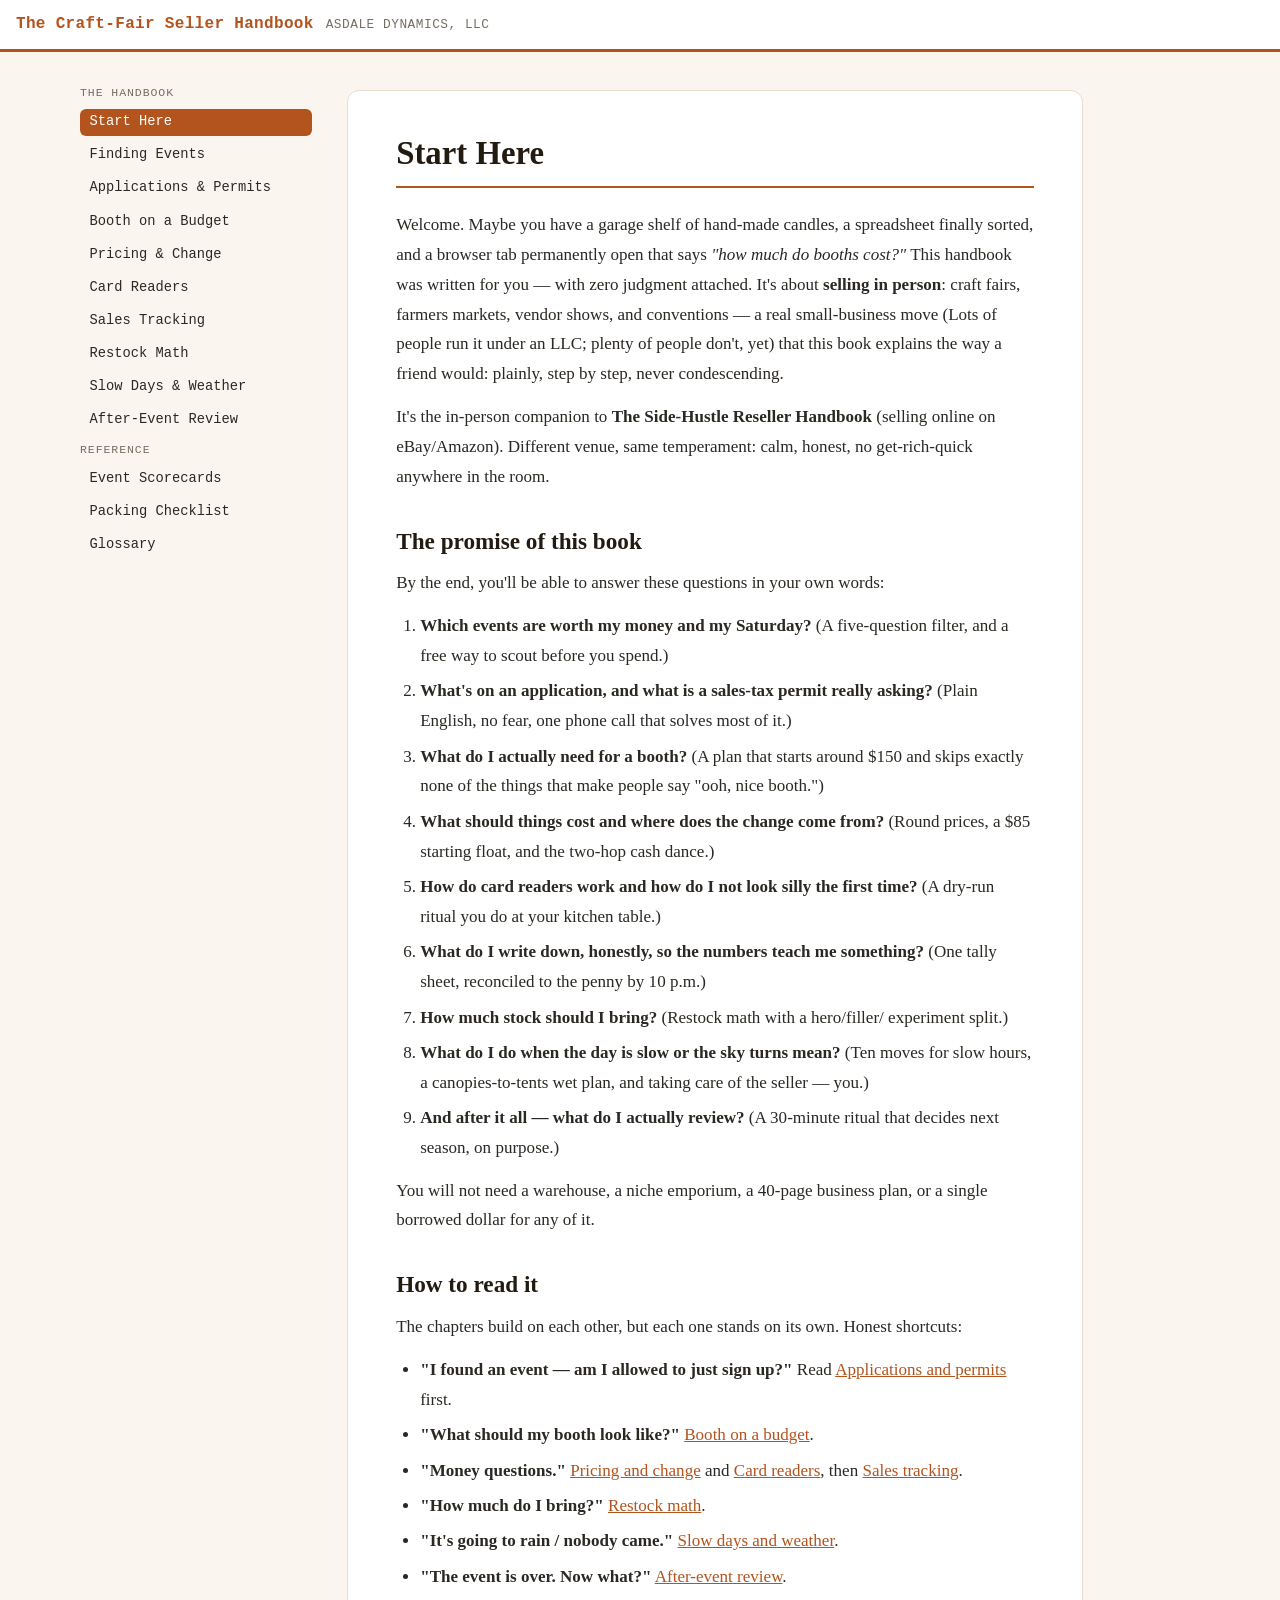
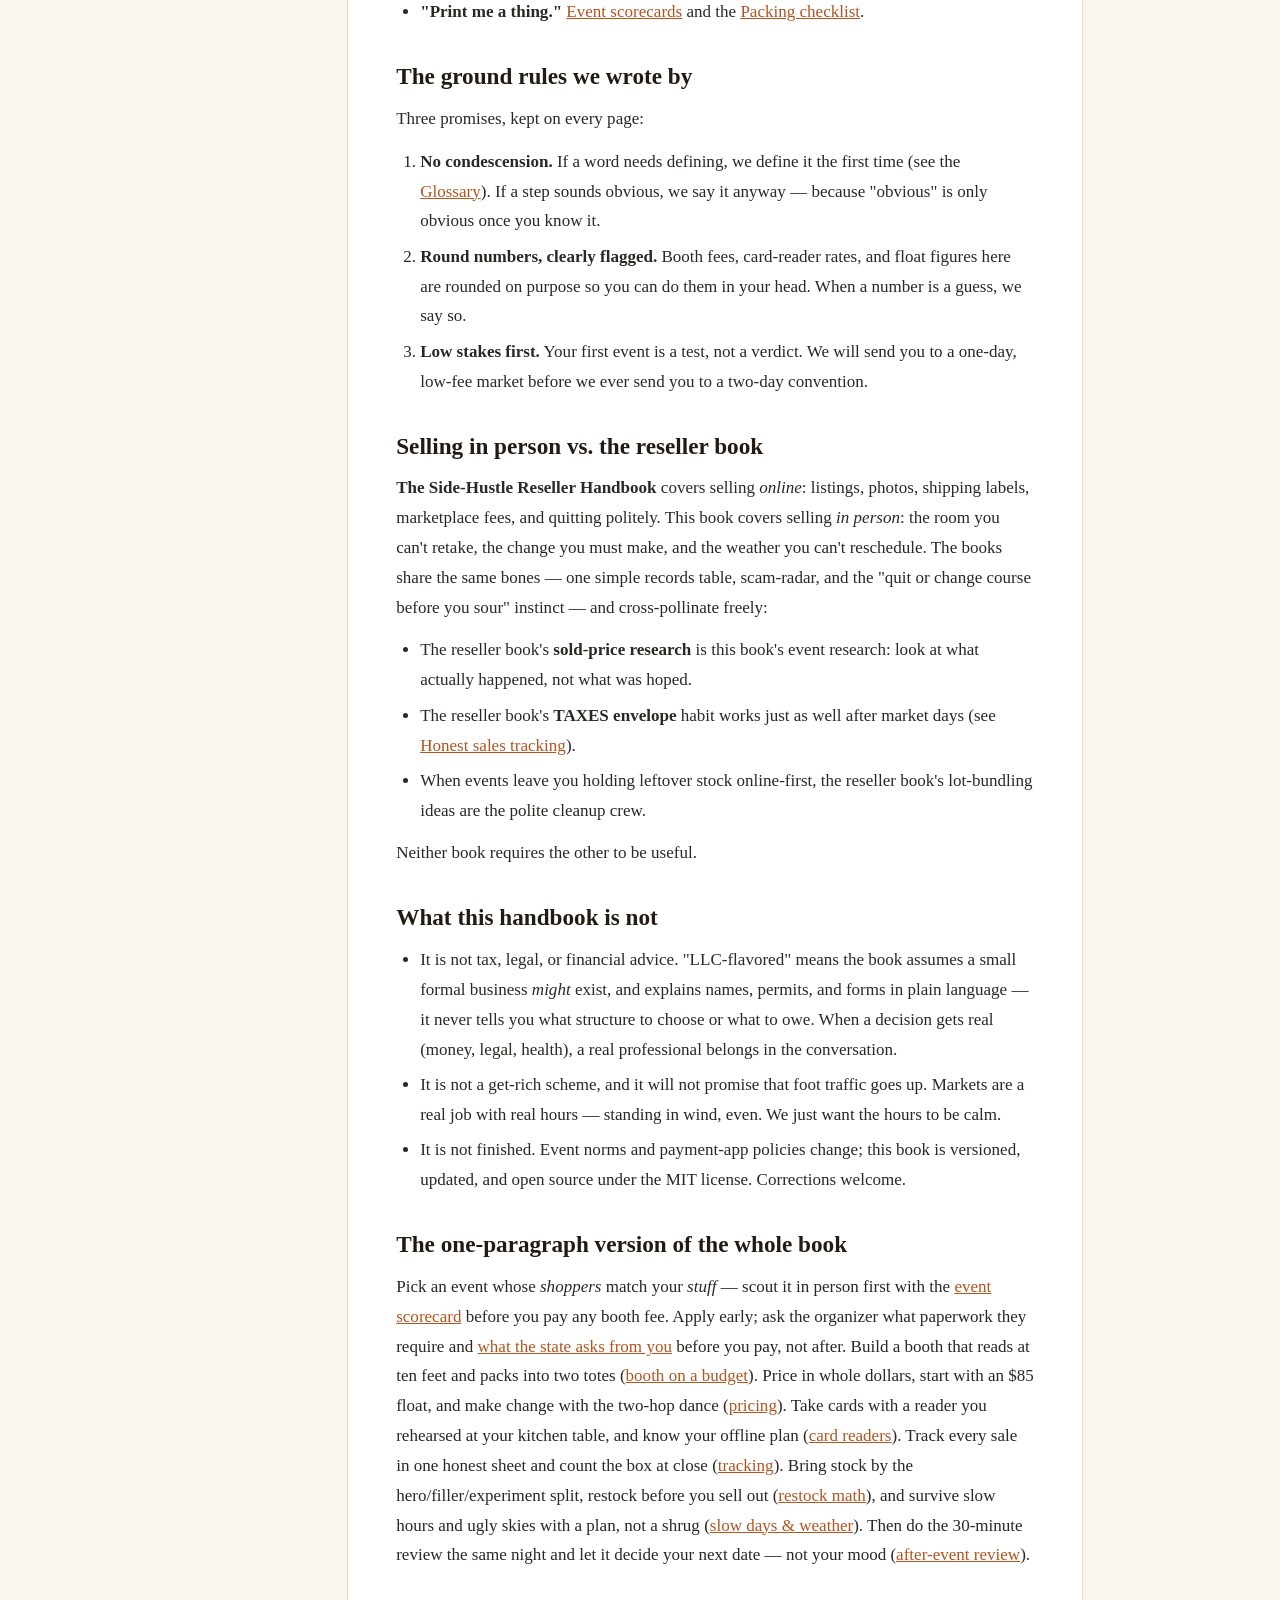
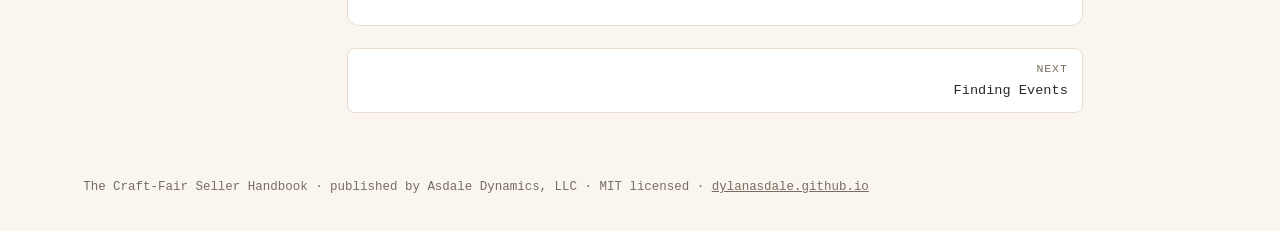
<file: site/index.html>
<!DOCTYPE html>
<html lang="en">
<head>
<meta charset="utf-8">
<meta name="viewport" content="width=device-width, initial-scale=1">
<title>Start Here — The Craft-Fair Seller Handbook</title>
<style>
:root {
  --bg: #faf6ef;
  --surface: #ffffff;
  --ink: #2b2823;
  --muted: #776e62;
  --accent: #b3541e;
  --accent-soft: #f7e8dc;
  --line: #e8ddcf;
  --code-bg: #f4efe6;
  --sidebar-w: 16.5rem;
}

* { box-sizing: border-box; }

html { scroll-behavior: smooth; }

body {
  margin: 0;
  font-family: Georgia, "Iowan Old Style", "Times New Roman", serif;
  font-size: 1.065rem;
  line-height: 1.75;
  color: var(--ink);
  background: var(--bg);
}

code, pre, .nav, .skip-link, .pager, .page-footer, .site-header {
  font-family: ui-monospace, "SF Mono", "Cascadia Code", Consolas, Menlo, monospace;
}

.site-header {
  background: var(--surface);
  border-bottom: 3px solid var(--accent);
  padding: 0.65rem 1rem;
  display: flex;
  align-items: baseline;
  gap: 0.75rem;
  flex-wrap: wrap;
}

.site-header .brand {
  font-weight: 700;
  letter-spacing: 0.02em;
  color: var(--accent);
  text-decoration: none;
  font-size: 1rem;
}

.site-header .tagline {
  color: var(--muted);
  font-size: 0.8rem;
  letter-spacing: 0.04em;
  text-transform: uppercase;
}

.skip-link {
  position: absolute;
  left: -999px;
  top: 0;
  background: var(--accent);
  color: #fff;
  padding: 0.5rem 0.75rem;
  z-index: 10;
}

.skip-link:focus { left: 0.5rem; top: 0.5rem; }

.layout {
  display: flex;
  max-width: 72rem;
  margin: 0 auto;
  align-items: flex-start;
}

.sidebar {
  width: var(--sidebar-w);
  flex: none;
  position: sticky;
  top: 0;
  padding: 1.6rem 1rem 2rem;
  font-size: 0.86rem;
  max-height: 100vh;
  overflow-y: auto;
}

.nav { list-style: none; margin: 0; padding: 0; }

.nav .nav-label {
  color: var(--muted);
  font-size: 0.72rem;
  letter-spacing: 0.08em;
  text-transform: uppercase;
  margin: 1.1rem 0 0.35rem;
  display: block;
}

.nav .nav-label:first-child { margin-top: 0; }

.nav a {
  display: block;
  color: var(--ink);
  text-decoration: none;
  padding: 0.28rem 0.6rem;
  border-radius: 6px;
  line-height: 1.35;
}

.nav a:hover { background: var(--accent-soft); }

.nav a.active {
  background: var(--accent);
  color: #fff;
}

main {
  flex: 1;
  min-width: 0;
  padding: 2.4rem 1.2rem 3rem;
}

article {
  background: var(--surface);
  border: 1px solid var(--line);
  border-radius: 12px;
  padding: 2.6rem 3rem;
  max-width: 46rem;
}

h1, h2, h3, h4 {
  font-family: Georgia, serif;
  line-height: 1.25;
  color: #231b12;
  scroll-margin-top: 1rem;
}

h1 {
  font-size: 2.05rem;
  margin: 0 0 1.4rem;
  padding-bottom: 0.75rem;
  border-bottom: 2px solid var(--accent);
}

h2 { font-size: 1.45rem; margin: 2.2rem 0 0.7rem; }
h3 { font-size: 1.18rem; margin: 1.8rem 0 0.5rem; }

p { margin: 0.8rem 0; }

a { color: var(--accent); }

a:hover { text-decoration-thickness: 2px; }

blockquote {
  margin: 1.2rem 0;
  padding: 0.7rem 1.1rem;
  border-left: 4px solid var(--accent);
  background: var(--accent-soft);
  border-radius: 0 8px 8px 0;
  font-style: italic;
}

blockquote p { margin: 0.3rem 0; }

code {
  background: var(--code-bg);
  border: 1px solid var(--line);
  border-radius: 5px;
  padding: 0.1rem 0.34rem;
  font-size: 0.87em;
}

pre {
  background: #38291d;
  color: #f4ede4;
  border-radius: 10px;
  padding: 1rem 1.2rem;
  overflow-x: auto;
  line-height: 1.55;
  font-size: 0.86rem;
}

pre code {
  background: none;
  border: none;
  padding: 0;
  color: inherit;
  font-size: inherit;
}

ul, ol { padding-left: 1.5rem; margin: 0.8rem 0; }

li { margin: 0.35rem 0; }

ul.checklist { list-style: none; padding-left: 0.3rem; }

ul.checklist li {
  padding-left: 1.7rem;
  position: relative;
}

ul.checklist li::before {
  content: "";
  position: absolute;
  left: 0;
  top: 0.42em;
  width: 1rem;
  height: 1rem;
  border: 2px solid var(--accent);
  border-radius: 4px;
  background: #fff;
}

ul.checklist li { margin: 0.55rem 0; }

table {
  border-collapse: collapse;
  width: 100%;
  margin: 1.2rem 0;
  font-size: 0.95rem;
}

th, td {
  border: 1px solid var(--line);
  padding: 0.45rem 0.7rem;
  text-align: left;
  vertical-align: top;
}

th { background: var(--accent-soft); color: #7a3a10; }

hr {
  border: none;
  border-top: 1px dashed var(--line);
  margin: 2rem auto;
  width: 60%;
}

.pager {
  max-width: 46rem;
  display: flex;
  justify-content: space-between;
  gap: 1rem;
  margin-top: 1.4rem;
  font-size: 0.85rem;
}

.pager a {
  background: var(--surface);
  border: 1px solid var(--line);
  border-radius: 8px;
  padding: 0.6rem 0.9rem;
  text-decoration: none;
  color: var(--ink);
  flex: 1;
}

.pager a:hover { border-color: var(--accent); }
.pager .next { text-align: right; }

.pager .dir {
  display: block;
  color: var(--muted);
  font-size: 0.72rem;
  text-transform: uppercase;
  letter-spacing: 0.08em;
}

.page-footer {
  max-width: 72rem;
  margin: 0 auto;
  padding: 1rem 1.2rem 2rem;
  color: var(--muted);
  font-size: 0.78rem;
}

.page-footer a { color: var(--muted); }

@media (max-width: 56rem) {
  .layout { flex-direction: column; }
  .sidebar {
    position: static;
    width: 100%;
    max-height: none;
    border-bottom: 1px solid var(--line);
    padding-bottom: 1rem;
  }
  article { padding: 1.6rem 1.2rem; }
}

</style>
</head>
<body>
<a class="skip-link" href="#content">Skip to content</a>
<header class="site-header">
  <a class="brand" href="index.html">The Craft-Fair Seller Handbook</a>
  <span class="tagline">Asdale Dynamics, LLC</span>
</header>
<div class="layout">
  <nav class="sidebar" aria-label="Chapters">
    <ul class="nav"><li><span class="nav-label">The handbook</span></li><li><a class="active" href="index.html">Start Here</a></li><li><a class="" href="01-finding-events.html">Finding Events</a></li><li><a class="" href="02-applications-and-permits.html">Applications &amp; Permits</a></li><li><a class="" href="03-booth-setup-on-a-budget.html">Booth on a Budget</a></li><li><a class="" href="04-pricing-and-making-change.html">Pricing &amp; Change</a></li><li><a class="" href="05-card-readers.html">Card Readers</a></li><li><a class="" href="06-honest-sales-tracking.html">Sales Tracking</a></li><li><a class="" href="07-restock-math.html">Restock Math</a></li><li><a class="" href="08-slow-days-and-weather.html">Slow Days &amp; Weather</a></li><li><a class="" href="09-after-event-review.html">After-Event Review</a></li><li><span class="nav-label">Reference</span></li><li><a class="" href="event-scorecards.html">Event Scorecards</a></li><li><a class="" href="packing-checklist.html">Packing Checklist</a></li><li><a class="" href="glossary.html">Glossary</a></li></ul>
  </nav>
  <main id="content">
    <article>
<h1 id="start-here">Start Here</h1>
<p>Welcome. Maybe you have a garage shelf of hand-made candles, a spreadsheet finally sorted, and a browser tab permanently open that says <em>"how much do booths cost?"</em> This handbook was written for you — with zero judgment attached. It's about <strong>selling in person</strong>: craft fairs, farmers markets, vendor shows, and conventions — a real small-business move (Lots of people run it under an LLC; plenty of people don't, yet) that this book explains the way a friend would: plainly, step by step, never condescending.</p>
<p>It's the in-person companion to <strong>The Side-Hustle Reseller Handbook</strong> (selling online on eBay/Amazon). Different venue, same temperament: calm, honest, no get-rich-quick anywhere in the room.</p>
<h2 id="the-promise-of-this-book">The promise of this book</h2>
<p>By the end, you'll be able to answer these questions in your own words:</p>
<ol>
<li><strong>Which events are worth my money and my Saturday?</strong> (A five-question filter, and a free way to scout before you spend.)</li>
<li><strong>What's on an application, and what is a sales-tax permit really asking?</strong> (Plain English, no fear, one phone call that solves most of it.)</li>
<li><strong>What do I actually need for a booth?</strong> (A plan that starts around $150 and skips exactly none of the things that make people say "ooh, nice booth.")</li>
<li><strong>What should things cost and where does the change come from?</strong> (Round prices, a $85 starting float, and the two-hop cash dance.)</li>
<li><strong>How do card readers work and how do I not look silly the first time?</strong> (A dry-run ritual you do at your kitchen table.)</li>
<li><strong>What do I write down, honestly, so the numbers teach me something?</strong> (One tally sheet, reconciled to the penny by 10 p.m.)</li>
<li><strong>How much stock should I bring?</strong> (Restock math with a hero/filler/ experiment split.)</li>
<li><strong>What do I do when the day is slow or the sky turns mean?</strong> (Ten moves for slow hours, a canopies-to-tents wet plan, and taking care of the seller — you.)</li>
<li><strong>And after it all — what do I actually review?</strong> (A 30-minute ritual that decides next season, on purpose.)</li>
</ol>
<p>You will not need a warehouse, a niche emporium, a 40-page business plan, or a single borrowed dollar for any of it.</p>
<h2 id="how-to-read-it">How to read it</h2>
<p>The chapters build on each other, but each one stands on its own. Honest shortcuts:</p>
<ul>
<li><strong>"I found an event — am I allowed to just sign up?"</strong> Read <a href="02-applications-and-permits.html">Applications and permits</a> first.</li>
<li><strong>"What should my booth look like?"</strong> <a href="03-booth-setup-on-a-budget.html">Booth on a budget</a>.</li>
<li><strong>"Money questions."</strong> <a href="04-pricing-and-making-change.html">Pricing and change</a> and <a href="05-card-readers.html">Card readers</a>, then <a href="06-honest-sales-tracking.html">Sales tracking</a>.</li>
<li><strong>"How much do I bring?"</strong> <a href="07-restock-math.html">Restock math</a>.</li>
<li><strong>"It's going to rain / nobody came."</strong> <a href="08-slow-days-and-weather.html">Slow days and weather</a>.</li>
<li><strong>"The event is over. Now what?"</strong> <a href="09-after-event-review.html">After-event review</a>.</li>
<li><strong>"Print me a thing."</strong> <a href="event-scorecards.html">Event scorecards</a> and the <a href="packing-checklist.html">Packing checklist</a>.</li>
</ul>
<h2 id="the-ground-rules-we-wrote-by">The ground rules we wrote by</h2>
<p>Three promises, kept on every page:</p>
<ol>
<li><strong>No condescension.</strong> If a word needs defining, we define it the first time (see the <a href="glossary.html">Glossary</a>). If a step sounds obvious, we say it anyway — because "obvious" is only obvious once you know it.</li>
<li><strong>Round numbers, clearly flagged.</strong> Booth fees, card-reader rates, and float figures here are rounded on purpose so you can do them in your head. When a number is a guess, we say so.</li>
<li><strong>Low stakes first.</strong> Your first event is a test, not a verdict. We will send you to a one-day, low-fee market before we ever send you to a two-day convention.</li>
</ol>
<h2 id="selling-in-person-vs-the-reseller-book">Selling in person vs. the reseller book</h2>
<p><strong>The Side-Hustle Reseller Handbook</strong> covers selling <em>online</em>: listings, photos, shipping labels, marketplace fees, and quitting politely. This book covers selling <em>in person</em>: the room you can't retake, the change you must make, and the weather you can't reschedule. The books share the same bones — one simple records table, scam-radar, and the "quit or change course before you sour" instinct — and cross-pollinate freely:</p>
<ul>
<li>The reseller book's <strong>sold-price research</strong> is this book's event research: look at what actually happened, not what was hoped.</li>
<li>The reseller book's <strong>TAXES envelope</strong> habit works just as well after market days (see <a href="06-honest-sales-tracking.html">Honest sales tracking</a>).</li>
<li>When events leave you holding leftover stock online-first, the reseller book's lot-bundling ideas are the polite cleanup crew.</li>
</ul>
<p>Neither book requires the other to be useful.</p>
<h2 id="what-this-handbook-is-not">What this handbook is not</h2>
<ul>
<li>It is not tax, legal, or financial advice. "LLC-flavored" means the book assumes a small formal business <em>might</em> exist, and explains names, permits, and forms in plain language — it never tells you what structure to choose or what to owe. When a decision gets real (money, legal, health), a real professional belongs in the conversation.</li>
<li>It is not a get-rich scheme, and it will not promise that foot traffic goes up. Markets are a real job with real hours — standing in wind, even. We just want the hours to be calm.</li>
<li>It is not finished. Event norms and payment-app policies change; this book is versioned, updated, and open source under the MIT license. Corrections welcome.</li>
</ul>
<h2 id="the-one-paragraph-version-of-the-whole-book">The one-paragraph version of the whole book</h2>
<p>Pick an event whose <em>shoppers</em> match your <em>stuff</em> — scout it in person first with the <a href="event-scorecards.html">event scorecard</a> before you pay any booth fee. Apply early; ask the organizer what paperwork they require and <a href="02-applications-and-permits.html">what the state asks from you</a> before you pay, not after. Build a booth that reads at ten feet and packs into two totes (<a href="03-booth-setup-on-a-budget.html">booth on a budget</a>). Price in whole dollars, start with an $85 float, and make change with the two-hop dance (<a href="04-pricing-and-making-change.html">pricing</a>). Take cards with a reader you rehearsed at your kitchen table, and know your offline plan (<a href="05-card-readers.html">card readers</a>). Track every sale in one honest sheet and count the box at close (<a href="06-honest-sales-tracking.html">tracking</a>). Bring stock by the hero/filler/experiment split, restock before you sell out (<a href="07-restock-math.html">restock math</a>), and survive slow hours and ugly skies with a plan, not a shrug (<a href="08-slow-days-and-weather.html">slow days &amp; weather</a>). Then do the 30-minute review the same night and let it decide your next date — not your mood (<a href="09-after-event-review.html">after-event review</a>).</p>
    </article>
    <nav class="pager" aria-label="Previous and next chapter">
      
      <a class="next" href="01-finding-events.html"><span class="dir">Next</span>Finding Events</a>
    </nav>
  </main>
</div>
<footer class="page-footer">
  The Craft-Fair Seller Handbook · published by Asdale Dynamics, LLC ·
  MIT licensed · <a href="https://dylanasdale.github.io">dylanasdale.github.io</a>
</footer>
</body>
</html>
</file>
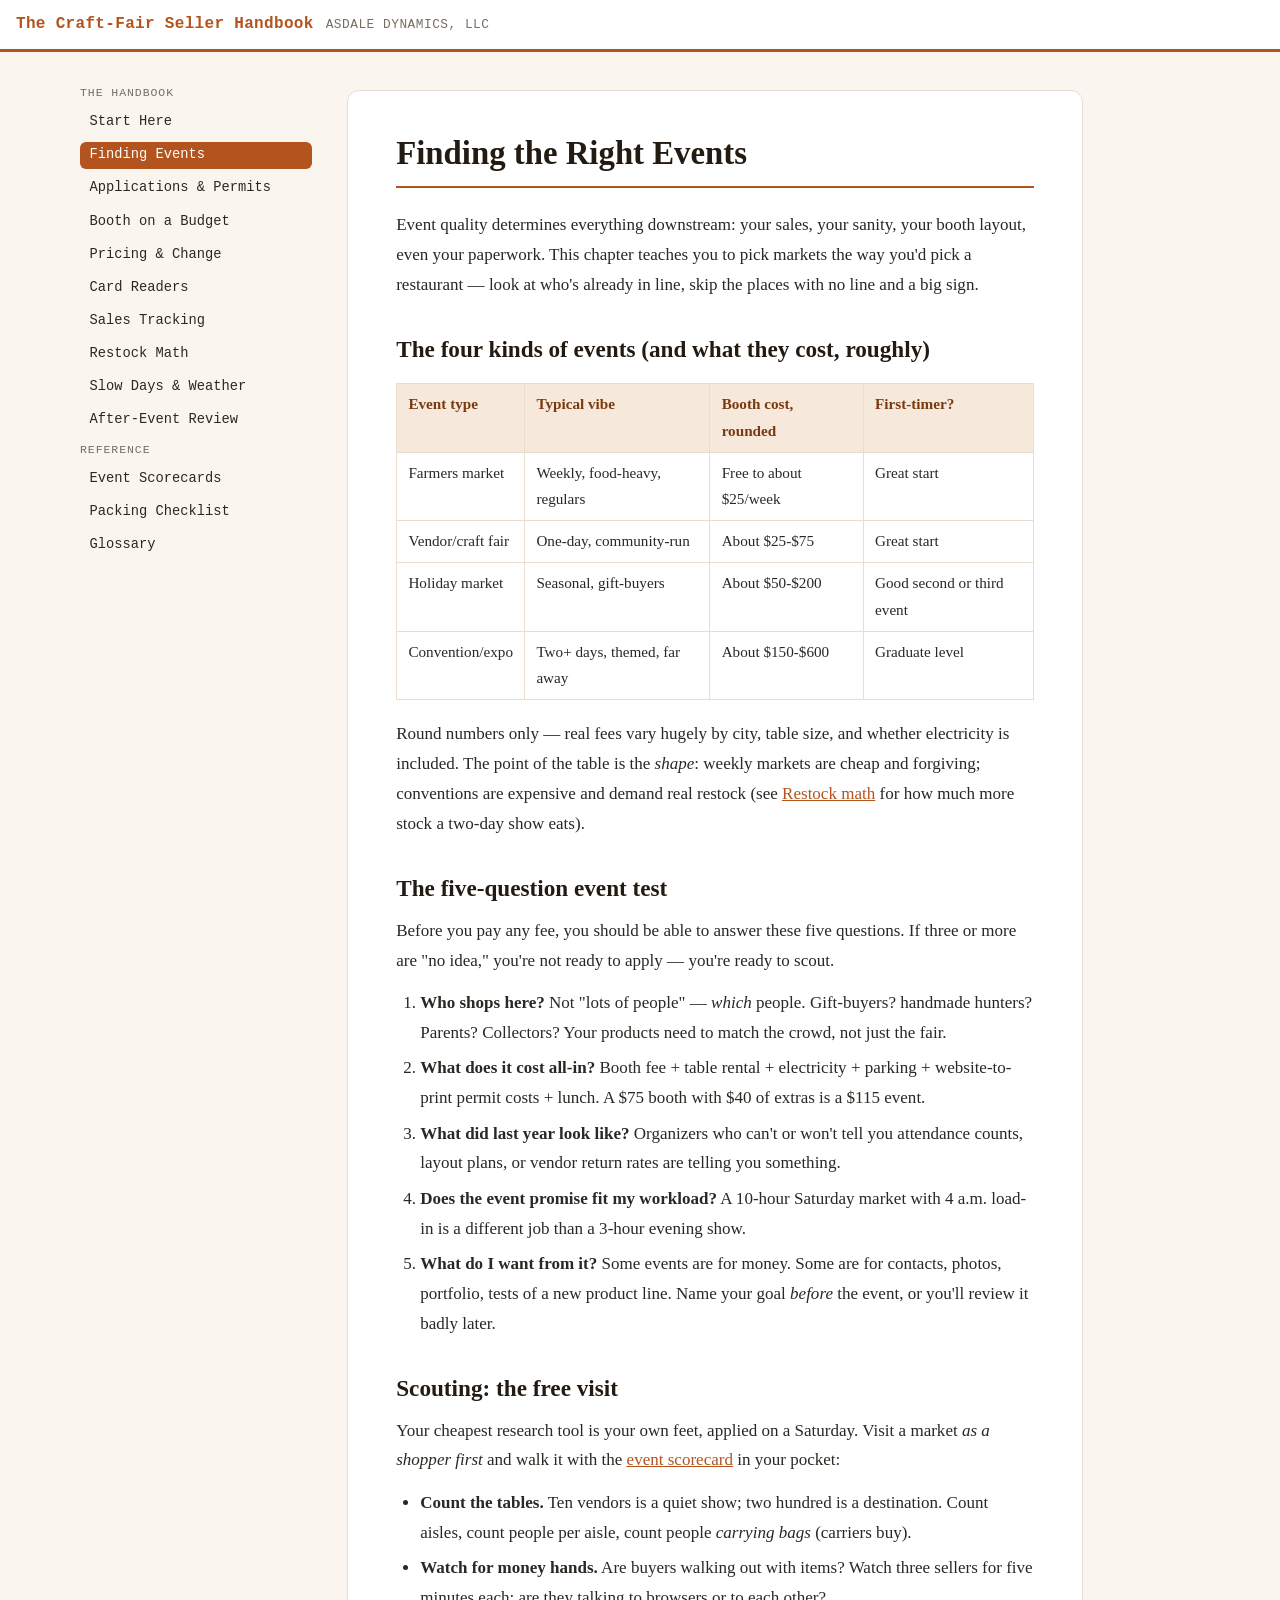
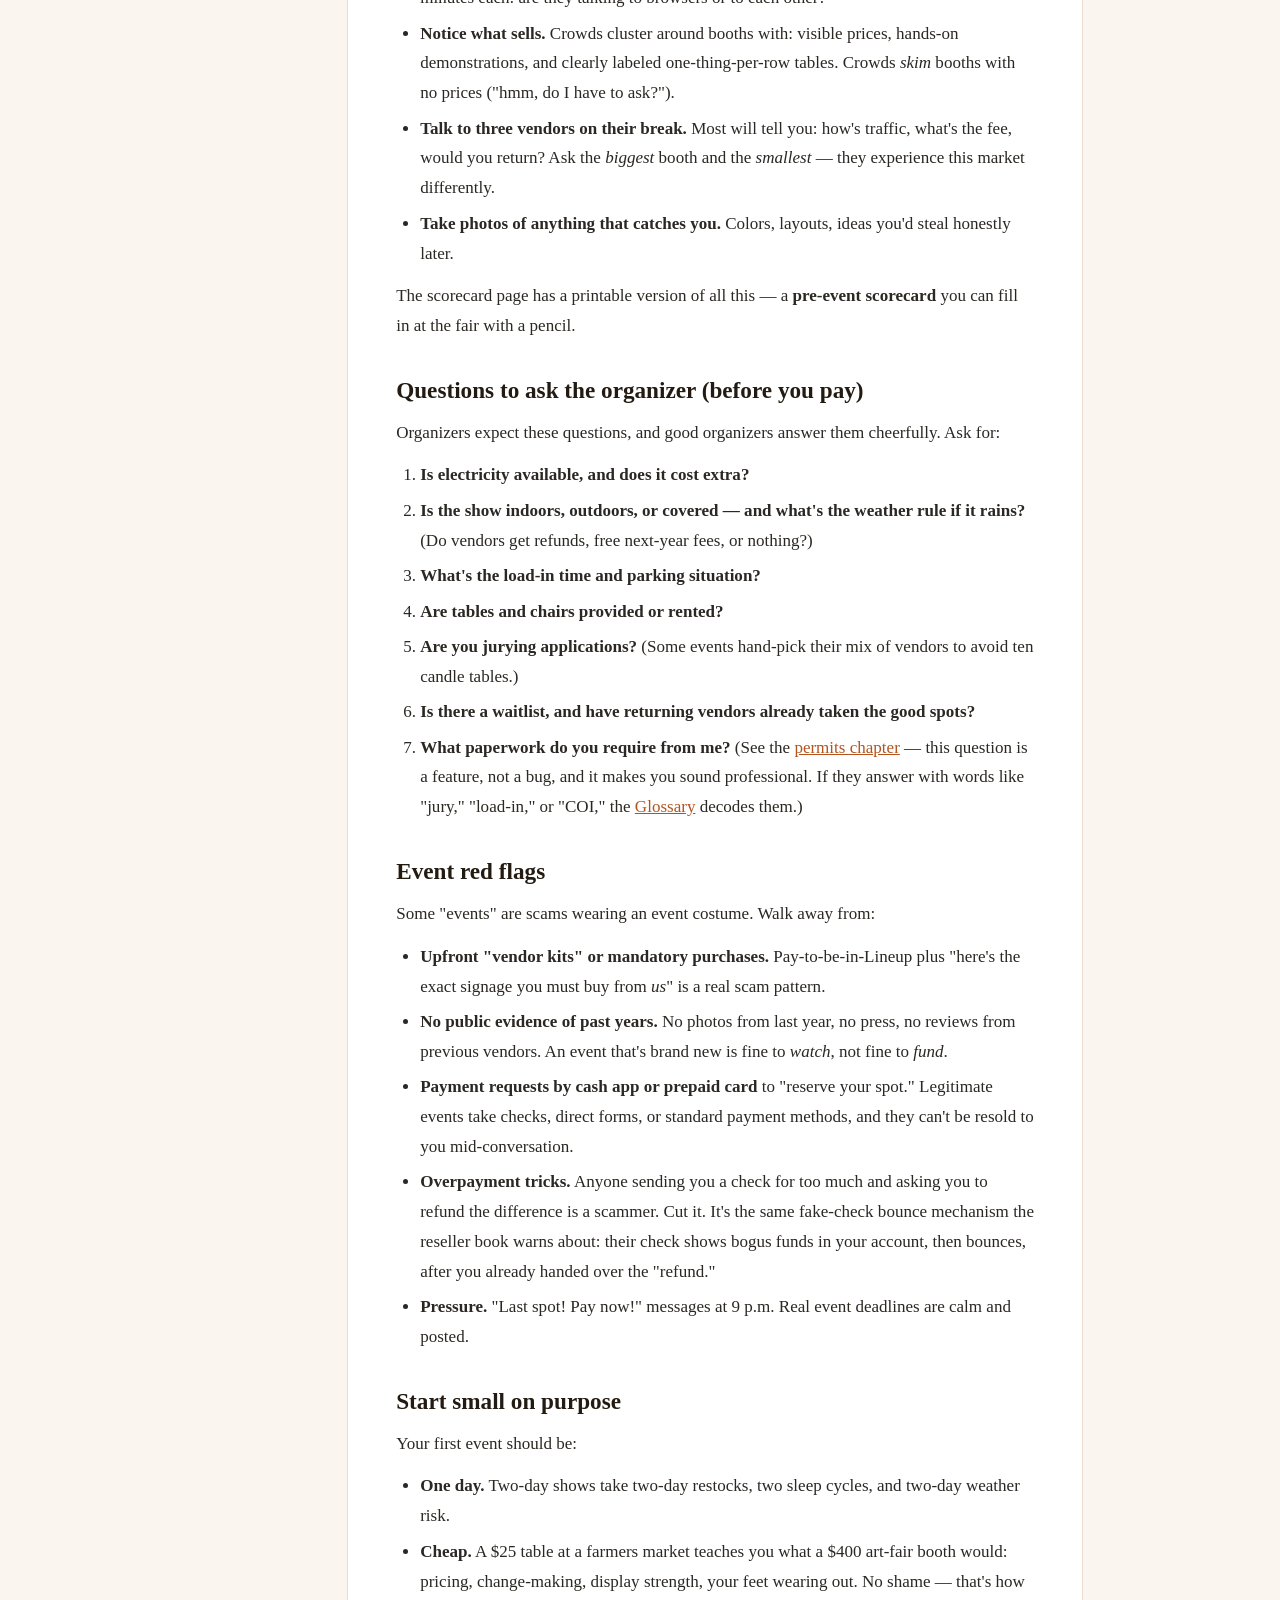
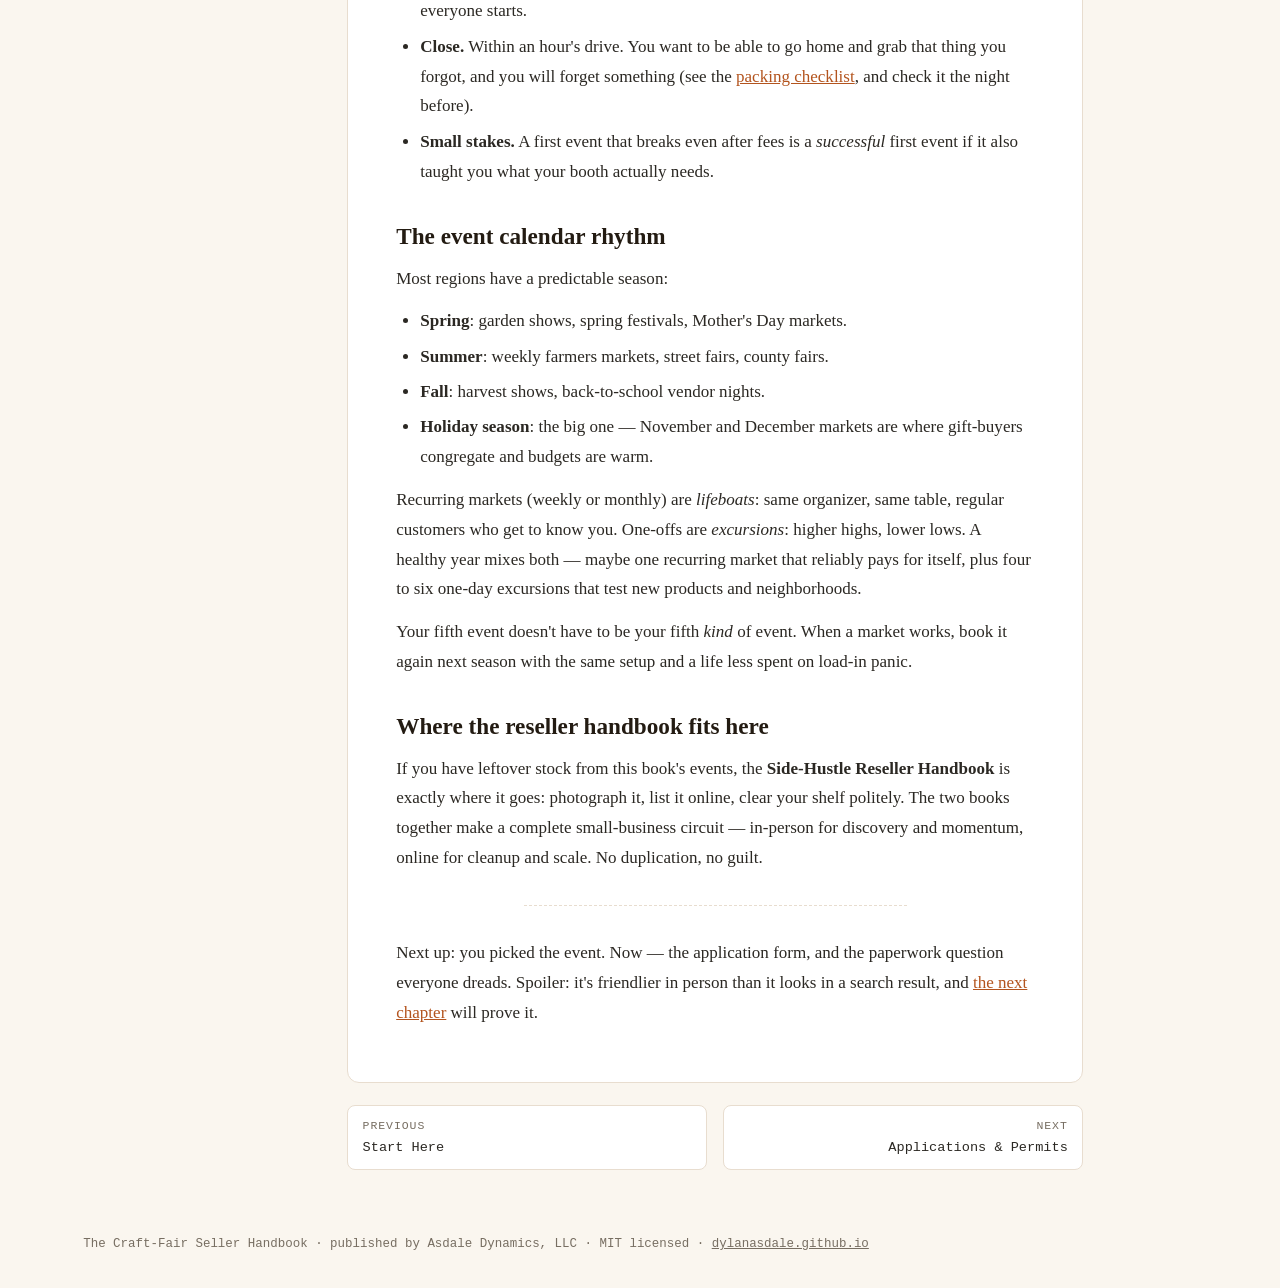
<file: site/01-finding-events.html>
<!DOCTYPE html>
<html lang="en">
<head>
<meta charset="utf-8">
<meta name="viewport" content="width=device-width, initial-scale=1">
<title>Finding the Right Events — The Craft-Fair Seller Handbook</title>
<style>
:root {
  --bg: #faf6ef;
  --surface: #ffffff;
  --ink: #2b2823;
  --muted: #776e62;
  --accent: #b3541e;
  --accent-soft: #f7e8dc;
  --line: #e8ddcf;
  --code-bg: #f4efe6;
  --sidebar-w: 16.5rem;
}

* { box-sizing: border-box; }

html { scroll-behavior: smooth; }

body {
  margin: 0;
  font-family: Georgia, "Iowan Old Style", "Times New Roman", serif;
  font-size: 1.065rem;
  line-height: 1.75;
  color: var(--ink);
  background: var(--bg);
}

code, pre, .nav, .skip-link, .pager, .page-footer, .site-header {
  font-family: ui-monospace, "SF Mono", "Cascadia Code", Consolas, Menlo, monospace;
}

.site-header {
  background: var(--surface);
  border-bottom: 3px solid var(--accent);
  padding: 0.65rem 1rem;
  display: flex;
  align-items: baseline;
  gap: 0.75rem;
  flex-wrap: wrap;
}

.site-header .brand {
  font-weight: 700;
  letter-spacing: 0.02em;
  color: var(--accent);
  text-decoration: none;
  font-size: 1rem;
}

.site-header .tagline {
  color: var(--muted);
  font-size: 0.8rem;
  letter-spacing: 0.04em;
  text-transform: uppercase;
}

.skip-link {
  position: absolute;
  left: -999px;
  top: 0;
  background: var(--accent);
  color: #fff;
  padding: 0.5rem 0.75rem;
  z-index: 10;
}

.skip-link:focus { left: 0.5rem; top: 0.5rem; }

.layout {
  display: flex;
  max-width: 72rem;
  margin: 0 auto;
  align-items: flex-start;
}

.sidebar {
  width: var(--sidebar-w);
  flex: none;
  position: sticky;
  top: 0;
  padding: 1.6rem 1rem 2rem;
  font-size: 0.86rem;
  max-height: 100vh;
  overflow-y: auto;
}

.nav { list-style: none; margin: 0; padding: 0; }

.nav .nav-label {
  color: var(--muted);
  font-size: 0.72rem;
  letter-spacing: 0.08em;
  text-transform: uppercase;
  margin: 1.1rem 0 0.35rem;
  display: block;
}

.nav .nav-label:first-child { margin-top: 0; }

.nav a {
  display: block;
  color: var(--ink);
  text-decoration: none;
  padding: 0.28rem 0.6rem;
  border-radius: 6px;
  line-height: 1.35;
}

.nav a:hover { background: var(--accent-soft); }

.nav a.active {
  background: var(--accent);
  color: #fff;
}

main {
  flex: 1;
  min-width: 0;
  padding: 2.4rem 1.2rem 3rem;
}

article {
  background: var(--surface);
  border: 1px solid var(--line);
  border-radius: 12px;
  padding: 2.6rem 3rem;
  max-width: 46rem;
}

h1, h2, h3, h4 {
  font-family: Georgia, serif;
  line-height: 1.25;
  color: #231b12;
  scroll-margin-top: 1rem;
}

h1 {
  font-size: 2.05rem;
  margin: 0 0 1.4rem;
  padding-bottom: 0.75rem;
  border-bottom: 2px solid var(--accent);
}

h2 { font-size: 1.45rem; margin: 2.2rem 0 0.7rem; }
h3 { font-size: 1.18rem; margin: 1.8rem 0 0.5rem; }

p { margin: 0.8rem 0; }

a { color: var(--accent); }

a:hover { text-decoration-thickness: 2px; }

blockquote {
  margin: 1.2rem 0;
  padding: 0.7rem 1.1rem;
  border-left: 4px solid var(--accent);
  background: var(--accent-soft);
  border-radius: 0 8px 8px 0;
  font-style: italic;
}

blockquote p { margin: 0.3rem 0; }

code {
  background: var(--code-bg);
  border: 1px solid var(--line);
  border-radius: 5px;
  padding: 0.1rem 0.34rem;
  font-size: 0.87em;
}

pre {
  background: #38291d;
  color: #f4ede4;
  border-radius: 10px;
  padding: 1rem 1.2rem;
  overflow-x: auto;
  line-height: 1.55;
  font-size: 0.86rem;
}

pre code {
  background: none;
  border: none;
  padding: 0;
  color: inherit;
  font-size: inherit;
}

ul, ol { padding-left: 1.5rem; margin: 0.8rem 0; }

li { margin: 0.35rem 0; }

ul.checklist { list-style: none; padding-left: 0.3rem; }

ul.checklist li {
  padding-left: 1.7rem;
  position: relative;
}

ul.checklist li::before {
  content: "";
  position: absolute;
  left: 0;
  top: 0.42em;
  width: 1rem;
  height: 1rem;
  border: 2px solid var(--accent);
  border-radius: 4px;
  background: #fff;
}

ul.checklist li { margin: 0.55rem 0; }

table {
  border-collapse: collapse;
  width: 100%;
  margin: 1.2rem 0;
  font-size: 0.95rem;
}

th, td {
  border: 1px solid var(--line);
  padding: 0.45rem 0.7rem;
  text-align: left;
  vertical-align: top;
}

th { background: var(--accent-soft); color: #7a3a10; }

hr {
  border: none;
  border-top: 1px dashed var(--line);
  margin: 2rem auto;
  width: 60%;
}

.pager {
  max-width: 46rem;
  display: flex;
  justify-content: space-between;
  gap: 1rem;
  margin-top: 1.4rem;
  font-size: 0.85rem;
}

.pager a {
  background: var(--surface);
  border: 1px solid var(--line);
  border-radius: 8px;
  padding: 0.6rem 0.9rem;
  text-decoration: none;
  color: var(--ink);
  flex: 1;
}

.pager a:hover { border-color: var(--accent); }
.pager .next { text-align: right; }

.pager .dir {
  display: block;
  color: var(--muted);
  font-size: 0.72rem;
  text-transform: uppercase;
  letter-spacing: 0.08em;
}

.page-footer {
  max-width: 72rem;
  margin: 0 auto;
  padding: 1rem 1.2rem 2rem;
  color: var(--muted);
  font-size: 0.78rem;
}

.page-footer a { color: var(--muted); }

@media (max-width: 56rem) {
  .layout { flex-direction: column; }
  .sidebar {
    position: static;
    width: 100%;
    max-height: none;
    border-bottom: 1px solid var(--line);
    padding-bottom: 1rem;
  }
  article { padding: 1.6rem 1.2rem; }
}

</style>
</head>
<body>
<a class="skip-link" href="#content">Skip to content</a>
<header class="site-header">
  <a class="brand" href="index.html">The Craft-Fair Seller Handbook</a>
  <span class="tagline">Asdale Dynamics, LLC</span>
</header>
<div class="layout">
  <nav class="sidebar" aria-label="Chapters">
    <ul class="nav"><li><span class="nav-label">The handbook</span></li><li><a class="" href="index.html">Start Here</a></li><li><a class="active" href="01-finding-events.html">Finding Events</a></li><li><a class="" href="02-applications-and-permits.html">Applications &amp; Permits</a></li><li><a class="" href="03-booth-setup-on-a-budget.html">Booth on a Budget</a></li><li><a class="" href="04-pricing-and-making-change.html">Pricing &amp; Change</a></li><li><a class="" href="05-card-readers.html">Card Readers</a></li><li><a class="" href="06-honest-sales-tracking.html">Sales Tracking</a></li><li><a class="" href="07-restock-math.html">Restock Math</a></li><li><a class="" href="08-slow-days-and-weather.html">Slow Days &amp; Weather</a></li><li><a class="" href="09-after-event-review.html">After-Event Review</a></li><li><span class="nav-label">Reference</span></li><li><a class="" href="event-scorecards.html">Event Scorecards</a></li><li><a class="" href="packing-checklist.html">Packing Checklist</a></li><li><a class="" href="glossary.html">Glossary</a></li></ul>
  </nav>
  <main id="content">
    <article>
<h1 id="finding-the-right-events">Finding the Right Events</h1>
<p>Event quality determines everything downstream: your sales, your sanity, your booth layout, even your paperwork. This chapter teaches you to pick markets the way you'd pick a restaurant — look at who's already in line, skip the places with no line and a big sign.</p>
<h2 id="the-four-kinds-of-events-and-what-they-cost-roughly">The four kinds of events (and what they cost, roughly)</h2>
<table><thead><tr><th>Event type</th><th>Typical vibe</th><th>Booth cost, rounded</th><th>First-timer?</th></tr></thead><tbody><tr><td>Farmers market</td><td>Weekly, food-heavy, regulars</td><td>Free to about $25/week</td><td>Great start</td></tr><tr><td>Vendor/craft fair</td><td>One-day, community-run</td><td>About $25-$75</td><td>Great start</td></tr><tr><td>Holiday market</td><td>Seasonal, gift-buyers</td><td>About $50-$200</td><td>Good second or third event</td></tr><tr><td>Convention/expo</td><td>Two+ days, themed, far away</td><td>About $150-$600</td><td>Graduate level</td></tr></tbody></table>
<p>Round numbers only — real fees vary hugely by city, table size, and whether electricity is included. The point of the table is the <em>shape</em>: weekly markets are cheap and forgiving; conventions are expensive and demand real restock (see <a href="07-restock-math.html">Restock math</a> for how much more stock a two-day show eats).</p>
<h2 id="the-five-question-event-test">The five-question event test</h2>
<p>Before you pay any fee, you should be able to answer these five questions. If three or more are "no idea," you're not ready to apply — you're ready to scout.</p>
<ol>
<li><strong>Who shops here?</strong> Not "lots of people" — <em>which</em> people. Gift-buyers? handmade hunters? Parents? Collectors? Your products need to match the crowd, not just the fair.</li>
<li><strong>What does it cost all-in?</strong> Booth fee + table rental + electricity + parking + website-to-print permit costs + lunch. A $75 booth with $40 of extras is a $115 event.</li>
<li><strong>What did last year look like?</strong> Organizers who can't or won't tell you attendance counts, layout plans, or vendor return rates are telling you something.</li>
<li><strong>Does the event promise fit my workload?</strong> A 10-hour Saturday market with 4 a.m. load-in is a different job than a 3-hour evening show.</li>
<li><strong>What do I want from it?</strong> Some events are for money. Some are for contacts, photos, portfolio, tests of a new product line. Name your goal <em>before</em> the event, or you'll review it badly later.</li>
</ol>
<h2 id="scouting-the-free-visit">Scouting: the free visit</h2>
<p>Your cheapest research tool is your own feet, applied on a Saturday. Visit a market <em>as a shopper first</em> and walk it with the <a href="event-scorecards.html">event scorecard</a> in your pocket:</p>
<ul>
<li><strong>Count the tables.</strong> Ten vendors is a quiet show; two hundred is a destination. Count aisles, count people per aisle, count people <em>carrying bags</em> (carriers buy).</li>
<li><strong>Watch for money hands.</strong> Are buyers walking out with items? Watch three sellers for five minutes each: are they talking to browsers or to each other?</li>
<li><strong>Notice what sells.</strong> Crowds cluster around booths with: visible prices, hands-on demonstrations, and clearly labeled one-thing-per-row tables. Crowds <em>skim</em> booths with no prices ("hmm, do I have to ask?").</li>
<li><strong>Talk to three vendors on their break.</strong> Most will tell you: how's traffic, what's the fee, would you return? Ask the <em>biggest</em> booth and the <em>smallest</em> — they experience this market differently.</li>
<li><strong>Take photos of anything that catches you.</strong> Colors, layouts, ideas you'd steal honestly later.</li>
</ul>
<p>The scorecard page has a printable version of all this — a <strong>pre-event scorecard</strong> you can fill in at the fair with a pencil.</p>
<h2 id="questions-to-ask-the-organizer-before-you-pay">Questions to ask the organizer (before you pay)</h2>
<p>Organizers expect these questions, and good organizers answer them cheerfully. Ask for:</p>
<ol>
<li><strong>Is electricity available, and does it cost extra?</strong></li>
<li><strong>Is the show indoors, outdoors, or covered — and what's the weather rule if it rains?</strong> (Do vendors get refunds, free next-year fees, or nothing?)</li>
<li><strong>What's the load-in time and parking situation?</strong></li>
<li><strong>Are tables and chairs provided or rented?</strong></li>
<li><strong>Are you jurying applications?</strong> (Some events hand-pick their mix of vendors to avoid ten candle tables.)</li>
<li><strong>Is there a waitlist, and have returning vendors already taken the good spots?</strong></li>
<li><strong>What paperwork do you require from me?</strong> (See the <a href="02-applications-and-permits.html">permits chapter</a> — this question is a feature, not a bug, and it makes you sound professional. If they answer with words like "jury," "load-in," or "COI," the <a href="glossary.html">Glossary</a> decodes them.)</li>
</ol>
<h2 id="event-red-flags">Event red flags</h2>
<p>Some "events" are scams wearing an event costume. Walk away from:</p>
<ul>
<li><strong>Upfront "vendor kits" or mandatory purchases.</strong> Pay-to-be-in-Lineup plus "here's the exact signage you must buy from <em>us</em>" is a real scam pattern.</li>
<li><strong>No public evidence of past years.</strong> No photos from last year, no press, no reviews from previous vendors. An event that's brand new is fine to <em>watch</em>, not fine to <em>fund</em>.</li>
<li><strong>Payment requests by cash app or prepaid card</strong> to "reserve your spot." Legitimate events take checks, direct forms, or standard payment methods, and they can't be resold to you mid-conversation.</li>
<li><strong>Overpayment tricks.</strong> Anyone sending you a check for too much and asking you to refund the difference is a scammer. Cut it. It's the same fake-check bounce mechanism the reseller book warns about: their check shows bogus funds in your account, then bounces, after you already handed over the "refund."</li>
<li><strong>Pressure.</strong> "Last spot! Pay now!" messages at 9 p.m. Real event deadlines are calm and posted.</li>
</ul>
<h2 id="start-small-on-purpose">Start small on purpose</h2>
<p>Your first event should be:</p>
<ul>
<li><strong>One day.</strong> Two-day shows take two-day restocks, two sleep cycles, and two-day weather risk.</li>
<li><strong>Cheap.</strong> A $25 table at a farmers market teaches you what a $400 art-fair booth would: pricing, change-making, display strength, your feet wearing out. No shame — that's how everyone starts.</li>
<li><strong>Close.</strong> Within an hour's drive. You want to be able to go home and grab that thing you forgot, and you will forget something (see the <a href="packing-checklist.html">packing checklist</a>, and check it the night before).</li>
<li><strong>Small stakes.</strong> A first event that breaks even after fees is a <em>successful</em> first event if it also taught you what your booth actually needs.</li>
</ul>
<h2 id="the-event-calendar-rhythm">The event calendar rhythm</h2>
<p>Most regions have a predictable season:</p>
<ul>
<li><strong>Spring</strong>: garden shows, spring festivals, Mother's Day markets.</li>
<li><strong>Summer</strong>: weekly farmers markets, street fairs, county fairs.</li>
<li><strong>Fall</strong>: harvest shows, back-to-school vendor nights.</li>
<li><strong>Holiday season</strong>: the big one — November and December markets are where gift-buyers congregate and budgets are warm.</li>
</ul>
<p>Recurring markets (weekly or monthly) are <em>lifeboats</em>: same organizer, same table, regular customers who get to know you. One-offs are <em>excursions</em>: higher highs, lower lows. A healthy year mixes both — maybe one recurring market that reliably pays for itself, plus four to six one-day excursions that test new products and neighborhoods.</p>
<p>Your fifth event doesn't have to be your fifth <em>kind</em> of event. When a market works, book it again next season with the same setup and a life less spent on load-in panic.</p>
<h2 id="where-the-reseller-handbook-fits-here">Where the reseller handbook fits here</h2>
<p>If you have leftover stock from this book's events, the <strong>Side-Hustle Reseller Handbook</strong> is exactly where it goes: photograph it, list it online, clear your shelf politely. The two books together make a complete small-business circuit — in-person for discovery and momentum, online for cleanup and scale. No duplication, no guilt.</p>
<hr>
<p>Next up: you picked the event. Now — the application form, and the paperwork question everyone dreads. Spoiler: it's friendlier in person than it looks in a search result, and <a href="02-applications-and-permits.html">the next chapter</a> will prove it.</p>
    </article>
    <nav class="pager" aria-label="Previous and next chapter">
      <a class="prev" href="index.html"><span class="dir">Previous</span>Start Here</a>
      <a class="next" href="02-applications-and-permits.html"><span class="dir">Next</span>Applications &amp; Permits</a>
    </nav>
  </main>
</div>
<footer class="page-footer">
  The Craft-Fair Seller Handbook · published by Asdale Dynamics, LLC ·
  MIT licensed · <a href="https://dylanasdale.github.io">dylanasdale.github.io</a>
</footer>
</body>
</html>
</file>
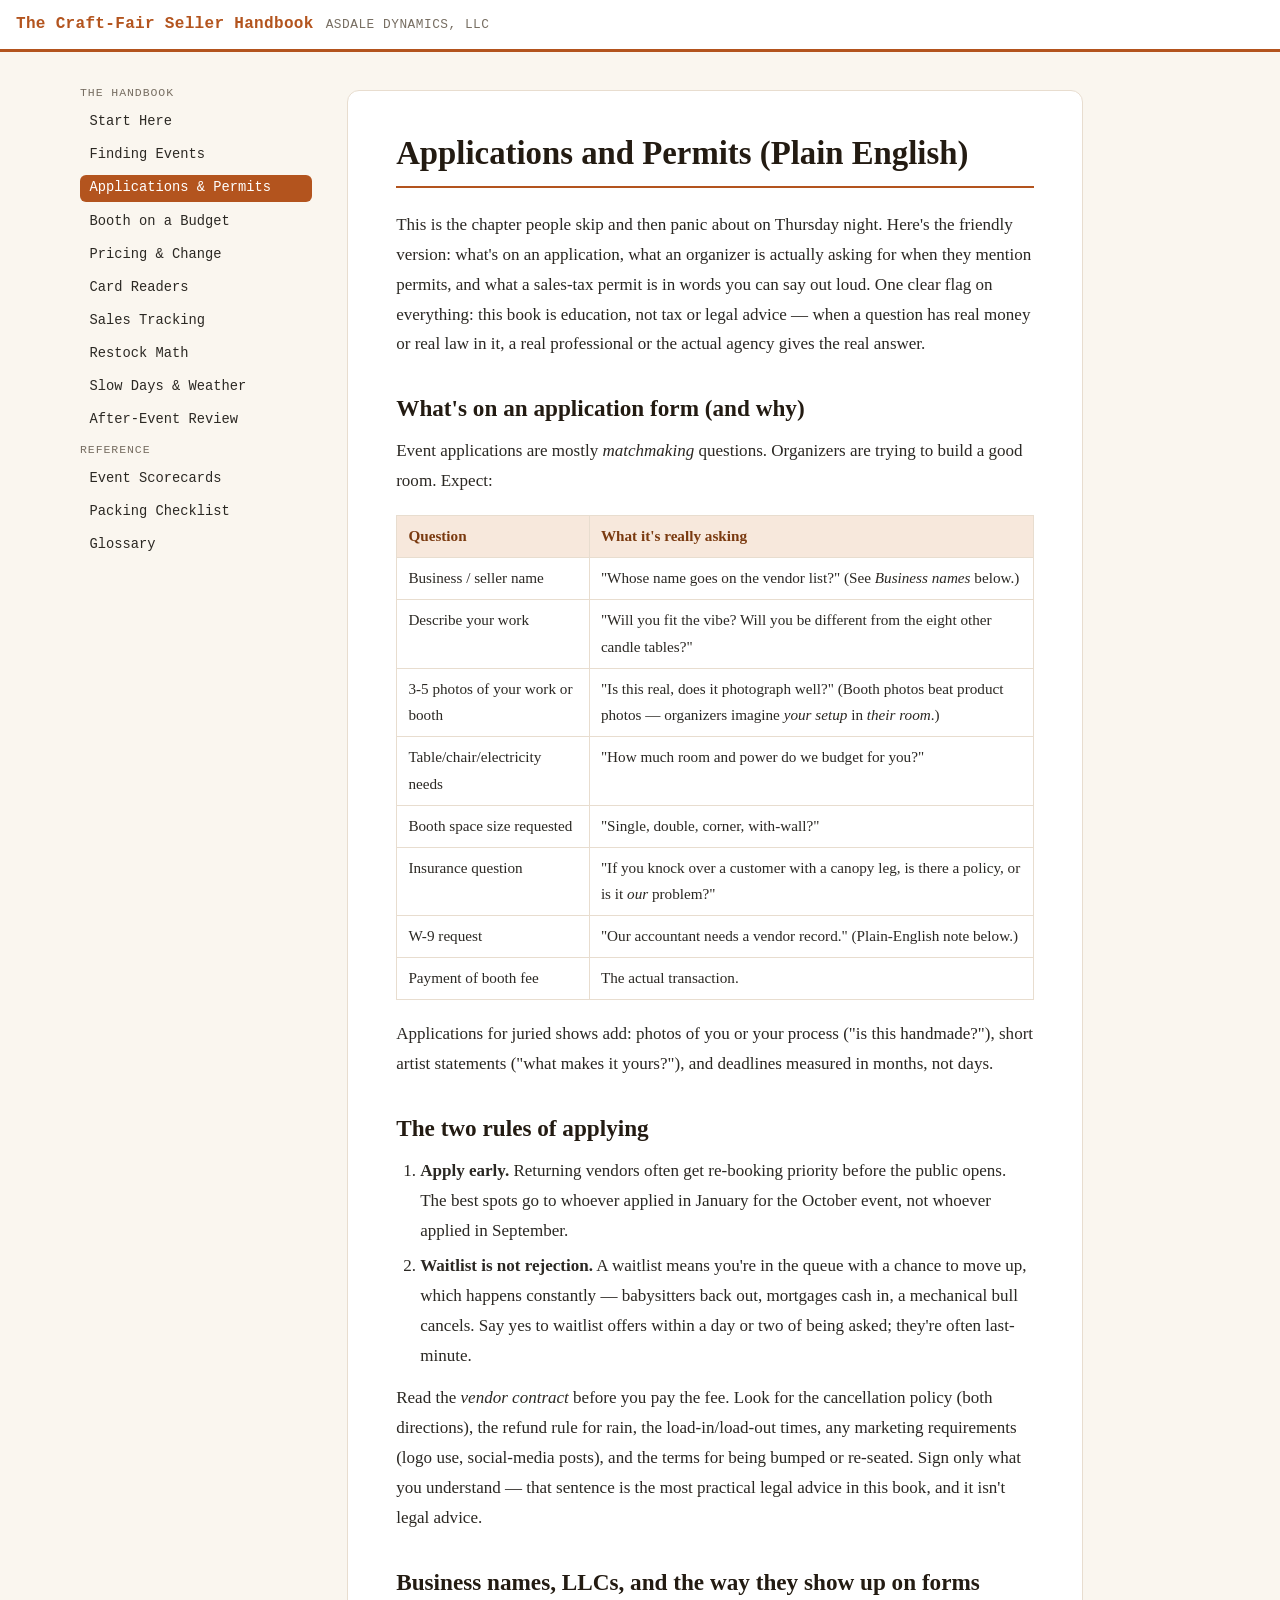
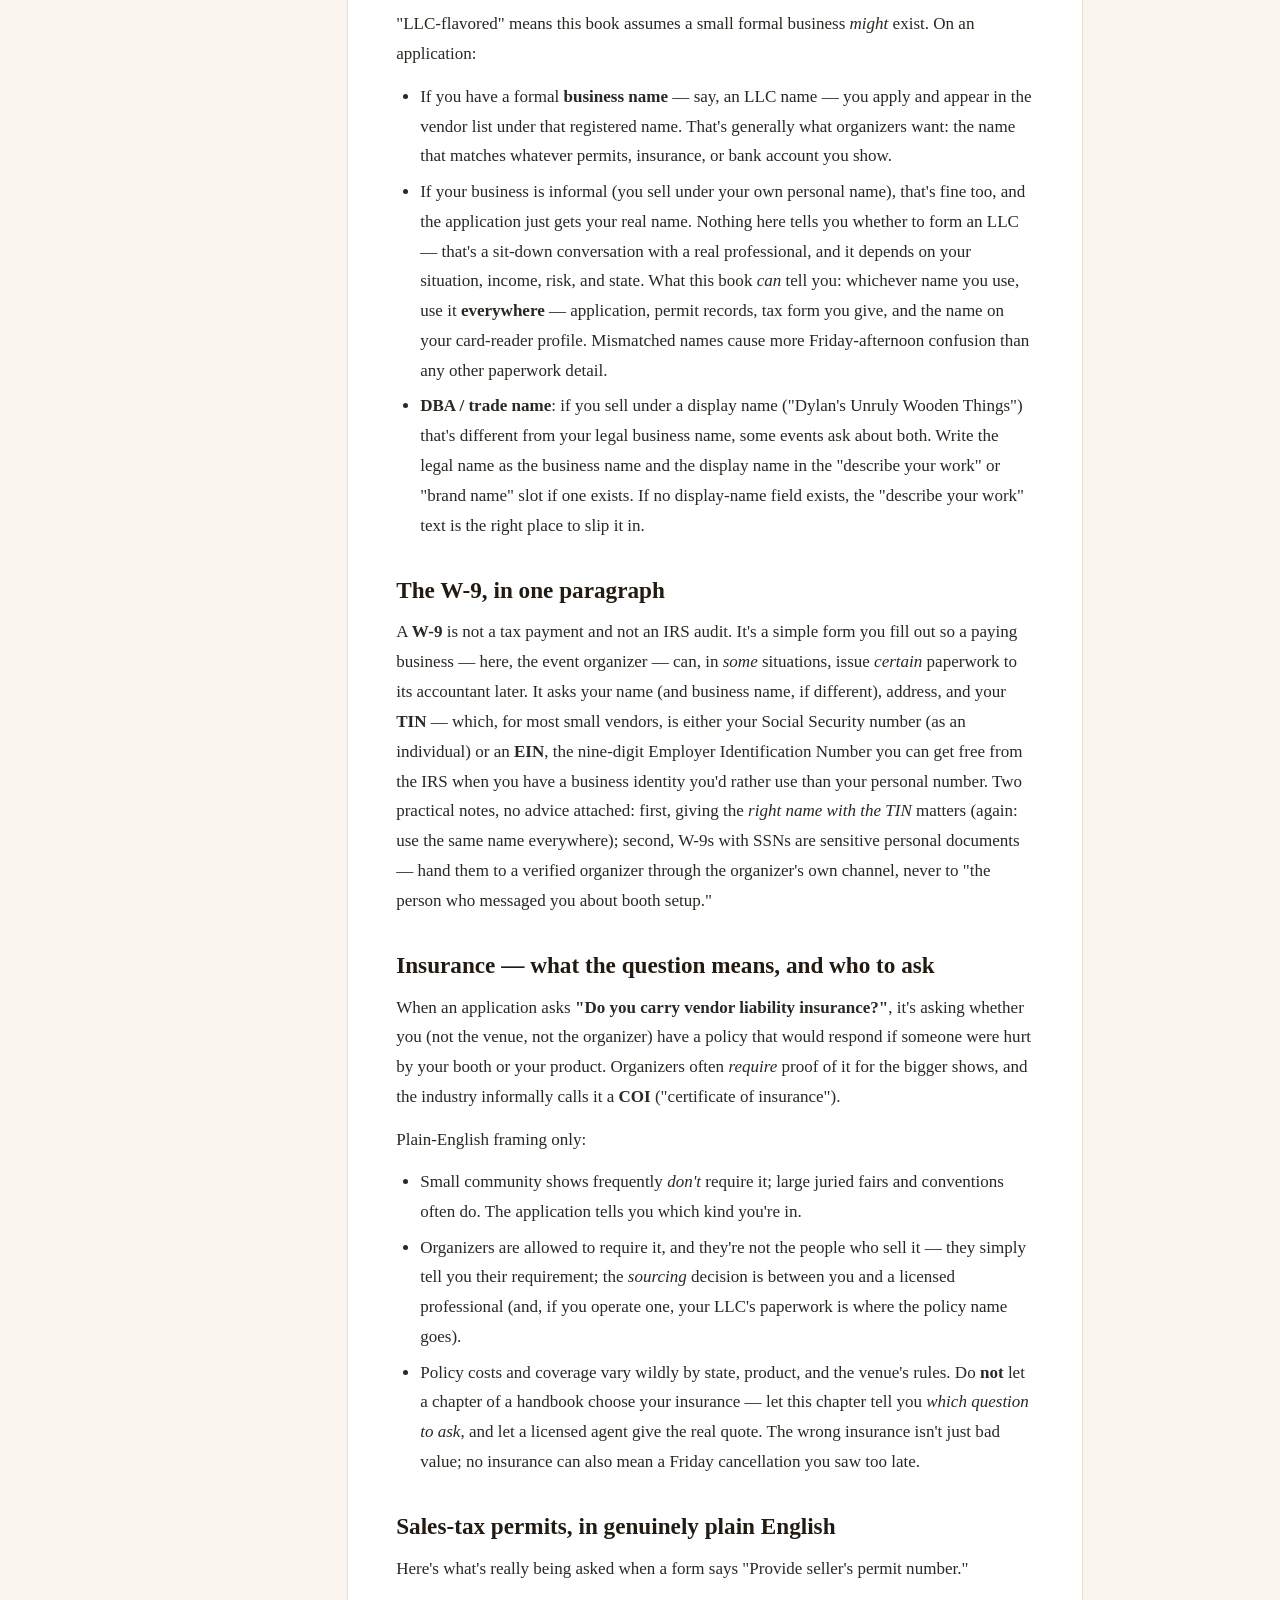
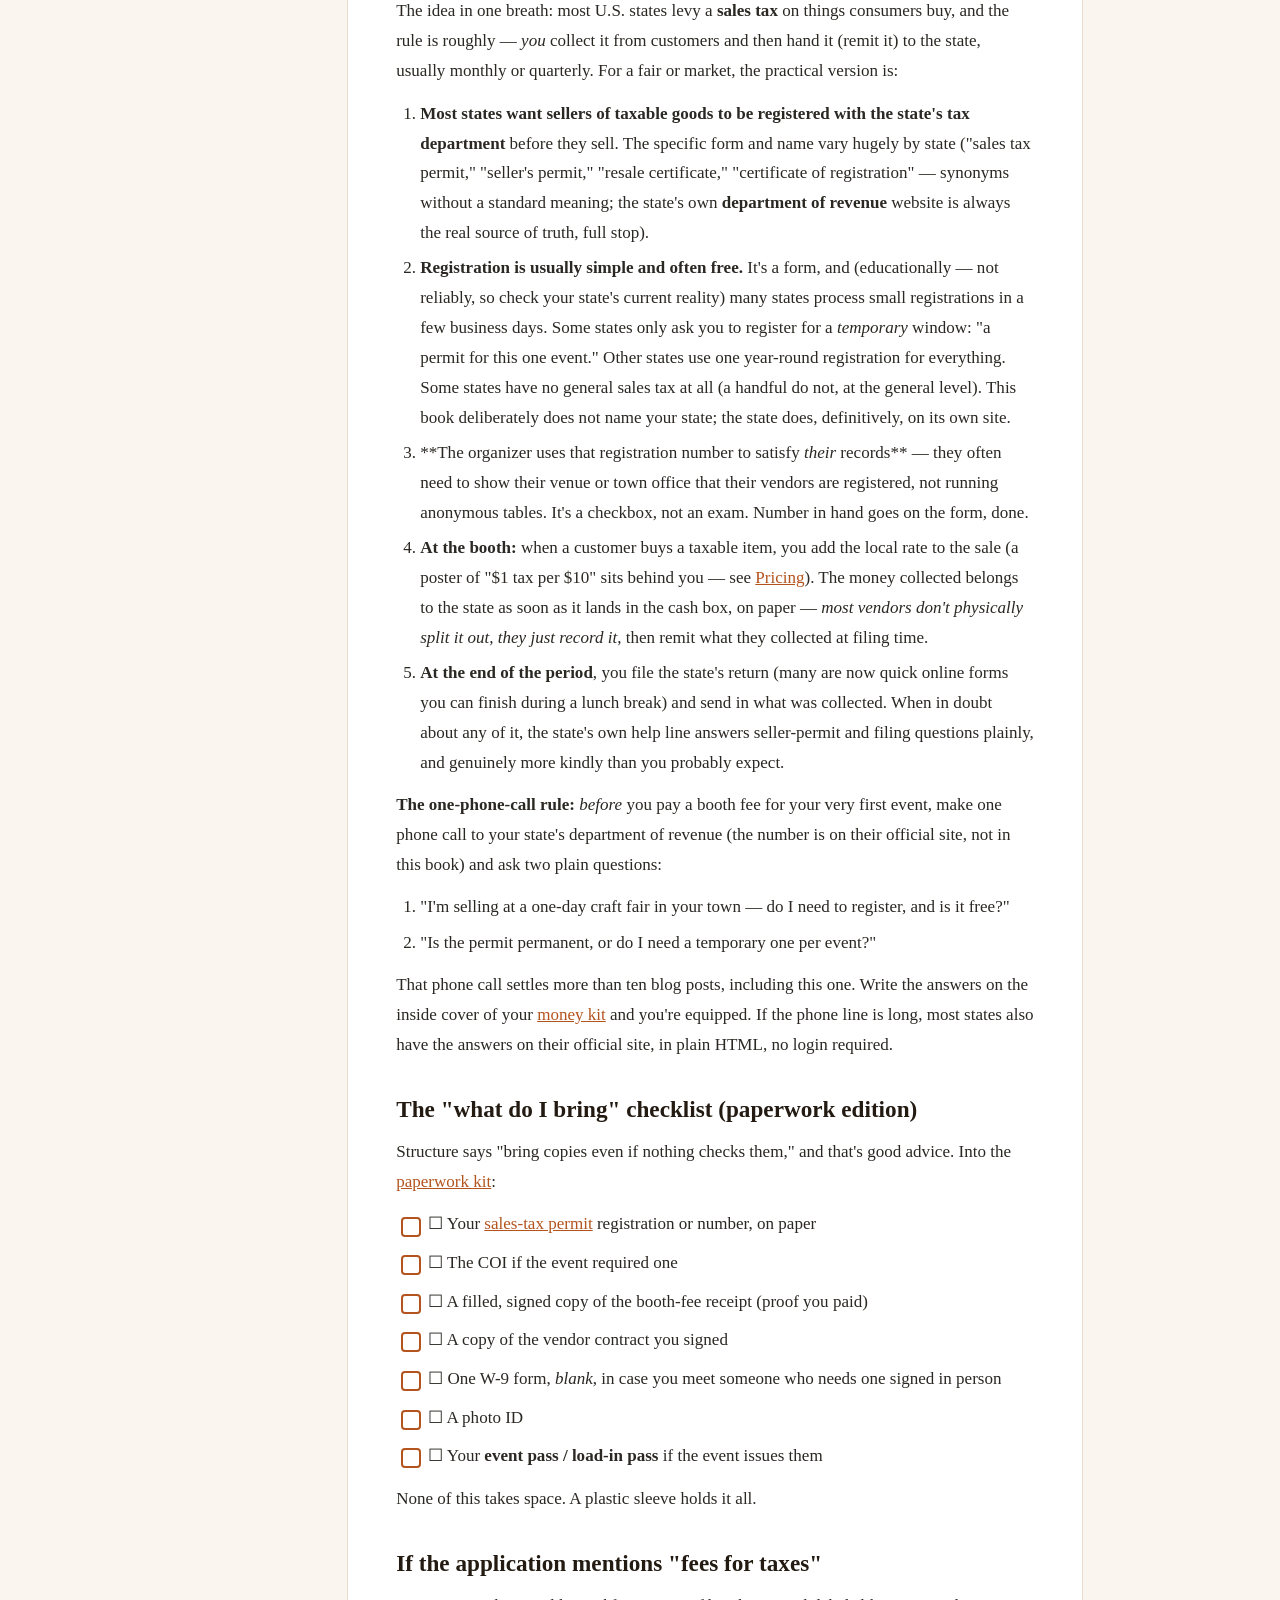
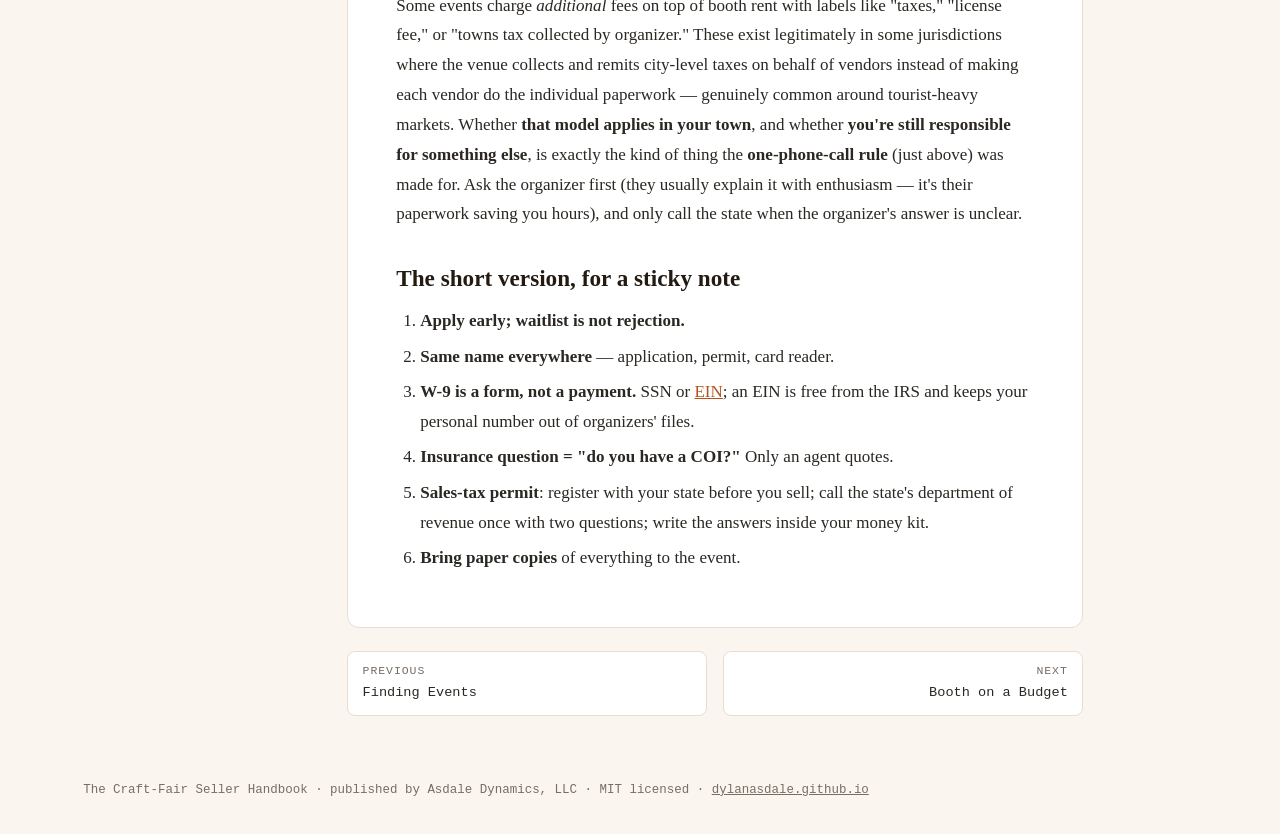
<file: site/02-applications-and-permits.html>
<!DOCTYPE html>
<html lang="en">
<head>
<meta charset="utf-8">
<meta name="viewport" content="width=device-width, initial-scale=1">
<title>Applications and Permits (Plain English) — The Craft-Fair Seller Handbook</title>
<style>
:root {
  --bg: #faf6ef;
  --surface: #ffffff;
  --ink: #2b2823;
  --muted: #776e62;
  --accent: #b3541e;
  --accent-soft: #f7e8dc;
  --line: #e8ddcf;
  --code-bg: #f4efe6;
  --sidebar-w: 16.5rem;
}

* { box-sizing: border-box; }

html { scroll-behavior: smooth; }

body {
  margin: 0;
  font-family: Georgia, "Iowan Old Style", "Times New Roman", serif;
  font-size: 1.065rem;
  line-height: 1.75;
  color: var(--ink);
  background: var(--bg);
}

code, pre, .nav, .skip-link, .pager, .page-footer, .site-header {
  font-family: ui-monospace, "SF Mono", "Cascadia Code", Consolas, Menlo, monospace;
}

.site-header {
  background: var(--surface);
  border-bottom: 3px solid var(--accent);
  padding: 0.65rem 1rem;
  display: flex;
  align-items: baseline;
  gap: 0.75rem;
  flex-wrap: wrap;
}

.site-header .brand {
  font-weight: 700;
  letter-spacing: 0.02em;
  color: var(--accent);
  text-decoration: none;
  font-size: 1rem;
}

.site-header .tagline {
  color: var(--muted);
  font-size: 0.8rem;
  letter-spacing: 0.04em;
  text-transform: uppercase;
}

.skip-link {
  position: absolute;
  left: -999px;
  top: 0;
  background: var(--accent);
  color: #fff;
  padding: 0.5rem 0.75rem;
  z-index: 10;
}

.skip-link:focus { left: 0.5rem; top: 0.5rem; }

.layout {
  display: flex;
  max-width: 72rem;
  margin: 0 auto;
  align-items: flex-start;
}

.sidebar {
  width: var(--sidebar-w);
  flex: none;
  position: sticky;
  top: 0;
  padding: 1.6rem 1rem 2rem;
  font-size: 0.86rem;
  max-height: 100vh;
  overflow-y: auto;
}

.nav { list-style: none; margin: 0; padding: 0; }

.nav .nav-label {
  color: var(--muted);
  font-size: 0.72rem;
  letter-spacing: 0.08em;
  text-transform: uppercase;
  margin: 1.1rem 0 0.35rem;
  display: block;
}

.nav .nav-label:first-child { margin-top: 0; }

.nav a {
  display: block;
  color: var(--ink);
  text-decoration: none;
  padding: 0.28rem 0.6rem;
  border-radius: 6px;
  line-height: 1.35;
}

.nav a:hover { background: var(--accent-soft); }

.nav a.active {
  background: var(--accent);
  color: #fff;
}

main {
  flex: 1;
  min-width: 0;
  padding: 2.4rem 1.2rem 3rem;
}

article {
  background: var(--surface);
  border: 1px solid var(--line);
  border-radius: 12px;
  padding: 2.6rem 3rem;
  max-width: 46rem;
}

h1, h2, h3, h4 {
  font-family: Georgia, serif;
  line-height: 1.25;
  color: #231b12;
  scroll-margin-top: 1rem;
}

h1 {
  font-size: 2.05rem;
  margin: 0 0 1.4rem;
  padding-bottom: 0.75rem;
  border-bottom: 2px solid var(--accent);
}

h2 { font-size: 1.45rem; margin: 2.2rem 0 0.7rem; }
h3 { font-size: 1.18rem; margin: 1.8rem 0 0.5rem; }

p { margin: 0.8rem 0; }

a { color: var(--accent); }

a:hover { text-decoration-thickness: 2px; }

blockquote {
  margin: 1.2rem 0;
  padding: 0.7rem 1.1rem;
  border-left: 4px solid var(--accent);
  background: var(--accent-soft);
  border-radius: 0 8px 8px 0;
  font-style: italic;
}

blockquote p { margin: 0.3rem 0; }

code {
  background: var(--code-bg);
  border: 1px solid var(--line);
  border-radius: 5px;
  padding: 0.1rem 0.34rem;
  font-size: 0.87em;
}

pre {
  background: #38291d;
  color: #f4ede4;
  border-radius: 10px;
  padding: 1rem 1.2rem;
  overflow-x: auto;
  line-height: 1.55;
  font-size: 0.86rem;
}

pre code {
  background: none;
  border: none;
  padding: 0;
  color: inherit;
  font-size: inherit;
}

ul, ol { padding-left: 1.5rem; margin: 0.8rem 0; }

li { margin: 0.35rem 0; }

ul.checklist { list-style: none; padding-left: 0.3rem; }

ul.checklist li {
  padding-left: 1.7rem;
  position: relative;
}

ul.checklist li::before {
  content: "";
  position: absolute;
  left: 0;
  top: 0.42em;
  width: 1rem;
  height: 1rem;
  border: 2px solid var(--accent);
  border-radius: 4px;
  background: #fff;
}

ul.checklist li { margin: 0.55rem 0; }

table {
  border-collapse: collapse;
  width: 100%;
  margin: 1.2rem 0;
  font-size: 0.95rem;
}

th, td {
  border: 1px solid var(--line);
  padding: 0.45rem 0.7rem;
  text-align: left;
  vertical-align: top;
}

th { background: var(--accent-soft); color: #7a3a10; }

hr {
  border: none;
  border-top: 1px dashed var(--line);
  margin: 2rem auto;
  width: 60%;
}

.pager {
  max-width: 46rem;
  display: flex;
  justify-content: space-between;
  gap: 1rem;
  margin-top: 1.4rem;
  font-size: 0.85rem;
}

.pager a {
  background: var(--surface);
  border: 1px solid var(--line);
  border-radius: 8px;
  padding: 0.6rem 0.9rem;
  text-decoration: none;
  color: var(--ink);
  flex: 1;
}

.pager a:hover { border-color: var(--accent); }
.pager .next { text-align: right; }

.pager .dir {
  display: block;
  color: var(--muted);
  font-size: 0.72rem;
  text-transform: uppercase;
  letter-spacing: 0.08em;
}

.page-footer {
  max-width: 72rem;
  margin: 0 auto;
  padding: 1rem 1.2rem 2rem;
  color: var(--muted);
  font-size: 0.78rem;
}

.page-footer a { color: var(--muted); }

@media (max-width: 56rem) {
  .layout { flex-direction: column; }
  .sidebar {
    position: static;
    width: 100%;
    max-height: none;
    border-bottom: 1px solid var(--line);
    padding-bottom: 1rem;
  }
  article { padding: 1.6rem 1.2rem; }
}

</style>
</head>
<body>
<a class="skip-link" href="#content">Skip to content</a>
<header class="site-header">
  <a class="brand" href="index.html">The Craft-Fair Seller Handbook</a>
  <span class="tagline">Asdale Dynamics, LLC</span>
</header>
<div class="layout">
  <nav class="sidebar" aria-label="Chapters">
    <ul class="nav"><li><span class="nav-label">The handbook</span></li><li><a class="" href="index.html">Start Here</a></li><li><a class="" href="01-finding-events.html">Finding Events</a></li><li><a class="active" href="02-applications-and-permits.html">Applications &amp; Permits</a></li><li><a class="" href="03-booth-setup-on-a-budget.html">Booth on a Budget</a></li><li><a class="" href="04-pricing-and-making-change.html">Pricing &amp; Change</a></li><li><a class="" href="05-card-readers.html">Card Readers</a></li><li><a class="" href="06-honest-sales-tracking.html">Sales Tracking</a></li><li><a class="" href="07-restock-math.html">Restock Math</a></li><li><a class="" href="08-slow-days-and-weather.html">Slow Days &amp; Weather</a></li><li><a class="" href="09-after-event-review.html">After-Event Review</a></li><li><span class="nav-label">Reference</span></li><li><a class="" href="event-scorecards.html">Event Scorecards</a></li><li><a class="" href="packing-checklist.html">Packing Checklist</a></li><li><a class="" href="glossary.html">Glossary</a></li></ul>
  </nav>
  <main id="content">
    <article>
<h1 id="applications-and-permits-plain-english">Applications and Permits (Plain English)</h1>
<p>This is the chapter people skip and then panic about on Thursday night. Here's the friendly version: what's on an application, what an organizer is actually asking for when they mention permits, and what a sales-tax permit is in words you can say out loud. One clear flag on everything: this book is education, not tax or legal advice — when a question has real money or real law in it, a real professional or the actual agency gives the real answer.</p>
<h2 id="whats-on-an-application-form-and-why">What's on an application form (and why)</h2>
<p>Event applications are mostly <em>matchmaking</em> questions. Organizers are trying to build a good room. Expect:</p>
<table><thead><tr><th>Question</th><th>What it's really asking</th></tr></thead><tbody><tr><td>Business / seller name</td><td>"Whose name goes on the vendor list?" (See <em>Business names</em> below.)</td></tr><tr><td>Describe your work</td><td>"Will you fit the vibe? Will you be different from the eight other candle tables?"</td></tr><tr><td>3-5 photos of your work or booth</td><td>"Is this real, does it photograph well?" (Booth photos beat product photos — organizers imagine <em>your setup</em> in <em>their room</em>.)</td></tr><tr><td>Table/chair/electricity needs</td><td>"How much room and power do we budget for you?"</td></tr><tr><td>Booth space size requested</td><td>"Single, double, corner, with-wall?"</td></tr><tr><td>Insurance question</td><td>"If you knock over a customer with a canopy leg, is there a policy, or is it <em>our</em> problem?"</td></tr><tr><td>W-9 request</td><td>"Our accountant needs a vendor record." (Plain-English note below.)</td></tr><tr><td>Payment of booth fee</td><td>The actual transaction.</td></tr></tbody></table>
<p>Applications for juried shows add: photos of you or your process ("is this handmade?"), short artist statements ("what makes it yours?"), and deadlines measured in months, not days.</p>
<h2 id="the-two-rules-of-applying">The two rules of applying</h2>
<ol>
<li><strong>Apply early.</strong> Returning vendors often get re-booking priority before the public opens. The best spots go to whoever applied in January for the October event, not whoever applied in September.</li>
<li><strong>Waitlist is not rejection.</strong> A waitlist means you're in the queue with a chance to move up, which happens constantly — babysitters back out, mortgages cash in, a mechanical bull cancels. Say yes to waitlist offers within a day or two of being asked; they're often last-minute.</li>
</ol>
<p>Read the <em>vendor contract</em> before you pay the fee. Look for the cancellation policy (both directions), the refund rule for rain, the load-in/load-out times, any marketing requirements (logo use, social-media posts), and the terms for being bumped or re-seated. Sign only what you understand — that sentence is the most practical legal advice in this book, and it isn't legal advice.</p>
<h2 id="business-names-llcs-and-the-way-they-show-up-on-forms">Business names, LLCs, and the way they show up on forms</h2>
<p>"LLC-flavored" means this book assumes a small formal business <em>might</em> exist. On an application:</p>
<ul>
<li>If you have a formal <strong>business name</strong> — say, an LLC name — you apply and appear in the vendor list under that registered name. That's generally what organizers want: the name that matches whatever permits, insurance, or bank account you show.</li>
<li>If your business is informal (you sell under your own personal name), that's fine too, and the application just gets your real name. Nothing here tells you whether to form an LLC — that's a sit-down conversation with a real professional, and it depends on your situation, income, risk, and state. What this book <em>can</em> tell you: whichever name you use, use it <strong>everywhere</strong> — application, permit records, tax form you give, and the name on your card-reader profile. Mismatched names cause more Friday-afternoon confusion than any other paperwork detail.</li>
<li><strong>DBA / trade name</strong>: if you sell under a display name ("Dylan's Unruly Wooden Things") that's different from your legal business name, some events ask about both. Write the legal name as the business name and the display name in the "describe your work" or "brand name" slot if one exists. If no display-name field exists, the "describe your work" text is the right place to slip it in.</li>
</ul>
<h2 id="the-w-9-in-one-paragraph">The W-9, in one paragraph</h2>
<p>A <strong>W-9</strong> is not a tax payment and not an IRS audit. It's a simple form you fill out so a paying business — here, the event organizer — can, in <em>some</em> situations, issue <em>certain</em> paperwork to its accountant later. It asks your name (and business name, if different), address, and your <strong>TIN</strong> — which, for most small vendors, is either your Social Security number (as an individual) or an <strong>EIN</strong>, the nine-digit Employer Identification Number you can get free from the IRS when you have a business identity you'd rather use than your personal number. Two practical notes, no advice attached: first, giving the <em>right name with the TIN</em> matters (again: use the same name everywhere); second, W-9s with SSNs are sensitive personal documents — hand them to a verified organizer through the organizer's own channel, never to "the person who messaged you about booth setup."</p>
<h2 id="insurance-what-the-question-means-and-who-to-ask">Insurance — what the question means, and who to ask</h2>
<p>When an application asks <strong>"Do you carry vendor liability insurance?"</strong>, it's asking whether you (not the venue, not the organizer) have a policy that would respond if someone were hurt by your booth or your product. Organizers often <em>require</em> proof of it for the bigger shows, and the industry informally calls it a <strong>COI</strong> ("certificate of insurance").</p>
<p>Plain-English framing only:</p>
<ul>
<li>Small community shows frequently <em>don't</em> require it; large juried fairs and conventions often do. The application tells you which kind you're in.</li>
<li>Organizers are allowed to require it, and they're not the people who sell it — they simply tell you their requirement; the <em>sourcing</em> decision is between you and a licensed professional (and, if you operate one, your LLC's paperwork is where the policy name goes).</li>
<li>Policy costs and coverage vary wildly by state, product, and the venue's rules. Do <strong>not</strong> let a chapter of a handbook choose your insurance — let this chapter tell you <em>which question to ask</em>, and let a licensed agent give the real quote. The wrong insurance isn't just bad value; no insurance can also mean a Friday cancellation you saw too late.</li>
</ul>
<h2 id="sales-tax-permits-in-genuinely-plain-english">Sales-tax permits, in genuinely plain English</h2>
<p>Here's what's really being asked when a form says "Provide seller's permit number."</p>
<p>The idea in one breath: most U.S. states levy a <strong>sales tax</strong> on things consumers buy, and the rule is roughly — <em>you</em> collect it from customers and then hand it (remit it) to the state, usually monthly or quarterly. For a fair or market, the practical version is:</p>
<ol>
<li><strong>Most states want sellers of taxable goods to be registered with the state's tax department</strong> before they sell. The specific form and name vary hugely by state ("sales tax permit," "seller's permit," "resale certificate," "certificate of registration" — synonyms without a standard meaning; the state's own <strong>department of revenue</strong> website is always the real source of truth, full stop).</li>
<li><strong>Registration is usually simple and often free.</strong> It's a form, and (educationally — not reliably, so check your state's current reality) many states process small registrations in a few business days. Some states only ask you to register for a <em>temporary</em> window: "a permit for this one event." Other states use one year-round registration for everything. Some states have no general sales tax at all (a handful do not, at the general level). This book deliberately does not name your state; the state does, definitively, on its own site.</li>
<li>**The organizer uses that registration number to satisfy <em>their</em> records** — they often need to show their venue or town office that their vendors are registered, not running anonymous tables. It's a checkbox, not an exam. Number in hand goes on the form, done.</li>
<li><strong>At the booth:</strong> when a customer buys a taxable item, you add the local rate to the sale (a poster of "$1 tax per $10" sits behind you — see <a href="04-pricing-and-making-change.html">Pricing</a>). The money collected belongs to the state as soon as it lands in the cash box, on paper — <em>most vendors don't physically split it out, they just record it</em>, then remit what they collected at filing time.</li>
<li><strong>At the end of the period</strong>, you file the state's return (many are now quick online forms you can finish during a lunch break) and send in what was collected. When in doubt about any of it, the state's own help line answers seller-permit and filing questions plainly, and genuinely more kindly than you probably expect.</li>
</ol>
<p><strong>The one-phone-call rule:</strong> <em>before</em> you pay a booth fee for your very first event, make one phone call to your state's department of revenue (the number is on their official site, not in this book) and ask two plain questions:</p>
<ol>
<li>"I'm selling at a one-day craft fair in your town — do I need to register, and is it free?"</li>
<li>"Is the permit permanent, or do I need a temporary one per event?"</li>
</ol>
<p>That phone call settles more than ten blog posts, including this one. Write the answers on the inside cover of your <a href="packing-checklist.html">money kit</a> and you're equipped. If the phone line is long, most states also have the answers on their official site, in plain HTML, no login required.</p>
<h2 id="the-what-do-i-bring-checklist-paperwork-edition">The "what do I bring" checklist (paperwork edition)</h2>
<p>Structure says "bring copies even if nothing checks them," and that's good advice. Into the <a href="packing-checklist.html">paperwork kit</a>:</p>
<ul class="checklist">
<li>&#9744; Your <a href="#sales-tax-permits-in-genuinely-plain-english">sales-tax permit</a> registration or number, on paper</li>
<li>&#9744; The COI if the event required one</li>
<li>&#9744; A filled, signed copy of the booth-fee receipt (proof you paid)</li>
<li>&#9744; A copy of the vendor contract you signed</li>
<li>&#9744; One W-9 form, <em>blank</em>, in case you meet someone who needs one signed in person</li>
<li>&#9744; A photo ID</li>
<li>&#9744; Your <strong>event pass / load-in pass</strong> if the event issues them</li>
</ul>
<p>None of this takes space. A plastic sleeve holds it all.</p>
<h2 id="if-the-application-mentions-fees-for-taxes">If the application mentions "fees for taxes"</h2>
<p>Some events charge <em>additional</em> fees on top of booth rent with labels like "taxes," "license fee," or "towns tax collected by organizer." These exist legitimately in some jurisdictions where the venue collects and remits city-level taxes on behalf of vendors instead of making each vendor do the individual paperwork — genuinely common around tourist-heavy markets. Whether <strong>that model applies in your town</strong>, and whether <strong>you're still responsible for something else</strong>, is exactly the kind of thing the <strong>one-phone-call rule</strong> (just above) was made for. Ask the organizer first (they usually explain it with enthusiasm — it's their paperwork saving you hours), and only call the state when the organizer's answer is unclear.</p>
<h2 id="the-short-version-for-a-sticky-note">The short version, for a sticky note</h2>
<ol>
<li><strong>Apply early; waitlist is not rejection.</strong></li>
<li><strong>Same name everywhere</strong> — application, permit, card reader.</li>
<li><strong>W-9 is a form, not a payment.</strong> SSN or <a href="glossary.html">EIN</a>; an EIN is free from the IRS and keeps your personal number out of organizers' files.</li>
<li><strong>Insurance question = "do you have a COI?"</strong> Only an agent quotes.</li>
<li><strong>Sales-tax permit</strong>: register with your state before you sell; call the state's department of revenue once with two questions; write the answers inside your money kit.</li>
<li><strong>Bring paper copies</strong> of everything to the event.</li>
</ol>
    </article>
    <nav class="pager" aria-label="Previous and next chapter">
      <a class="prev" href="01-finding-events.html"><span class="dir">Previous</span>Finding Events</a>
      <a class="next" href="03-booth-setup-on-a-budget.html"><span class="dir">Next</span>Booth on a Budget</a>
    </nav>
  </main>
</div>
<footer class="page-footer">
  The Craft-Fair Seller Handbook · published by Asdale Dynamics, LLC ·
  MIT licensed · <a href="https://dylanasdale.github.io">dylanasdale.github.io</a>
</footer>
</body>
</html>
</file>
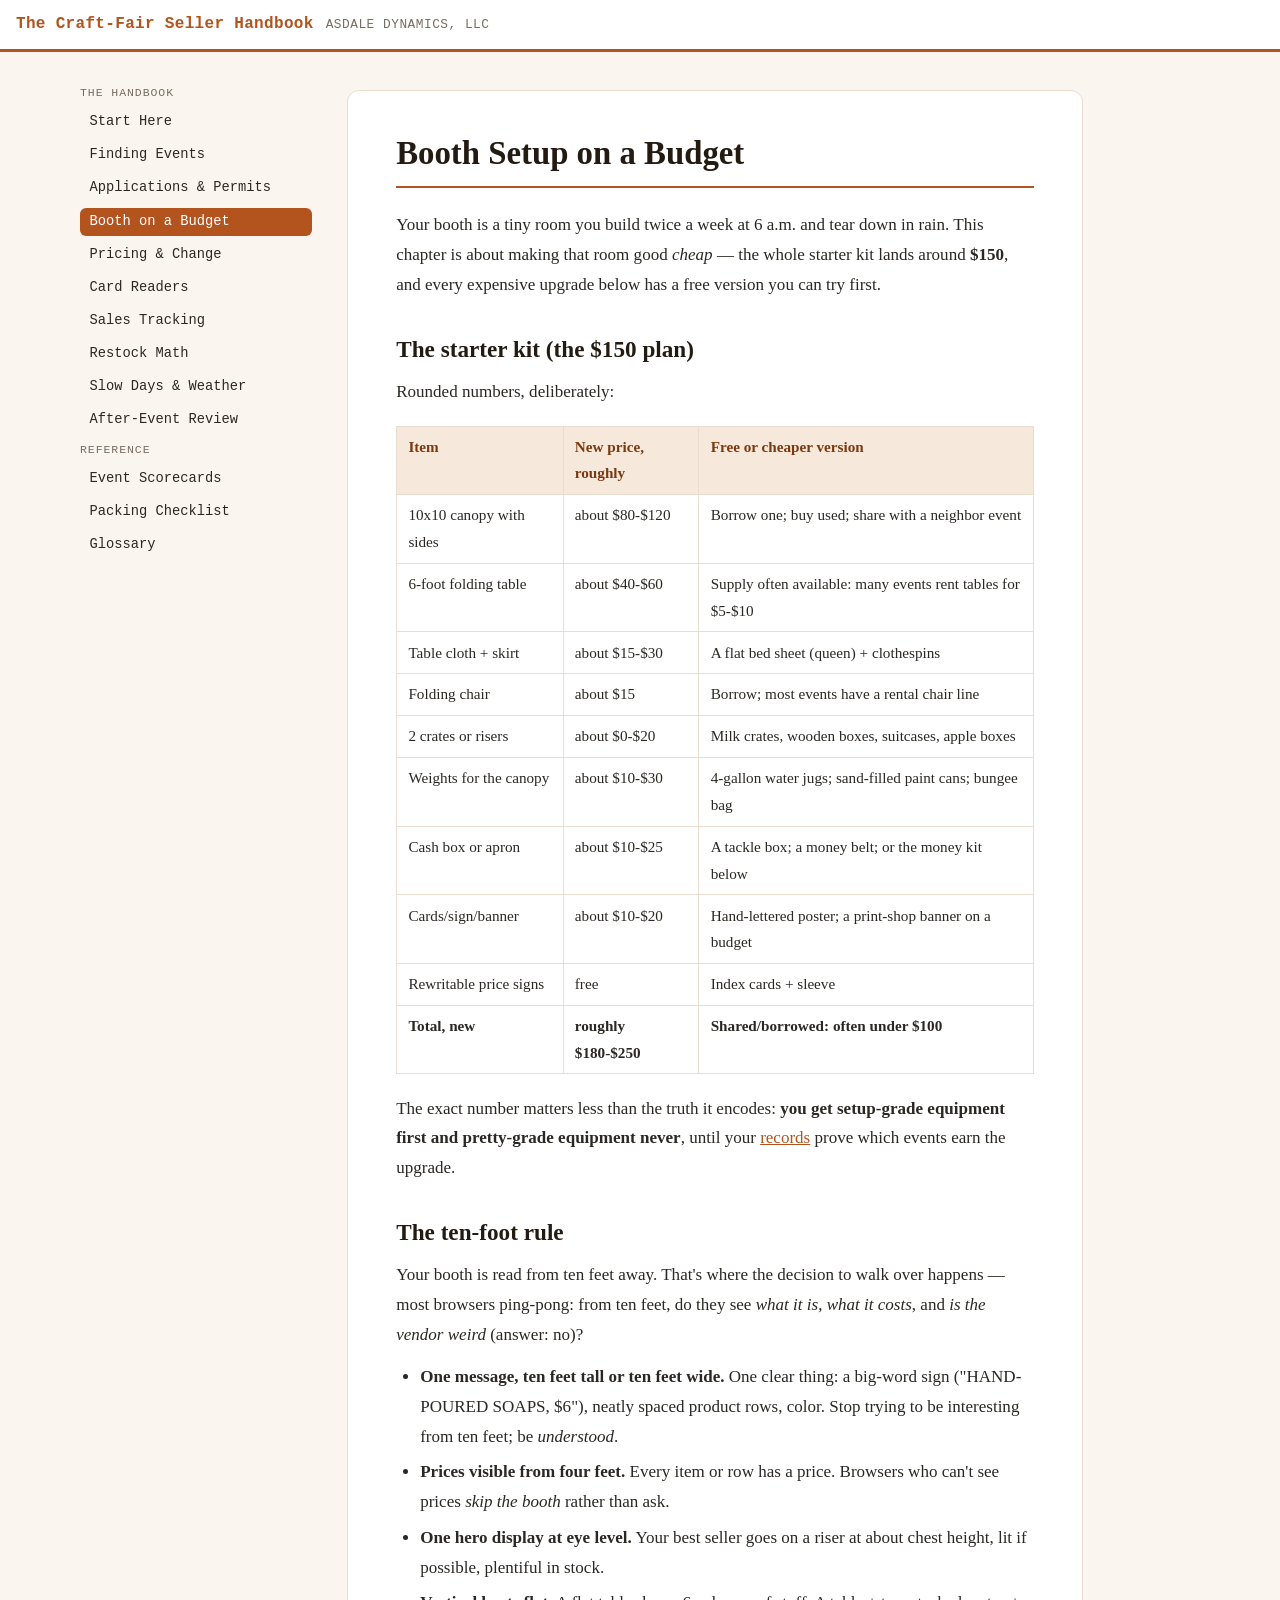
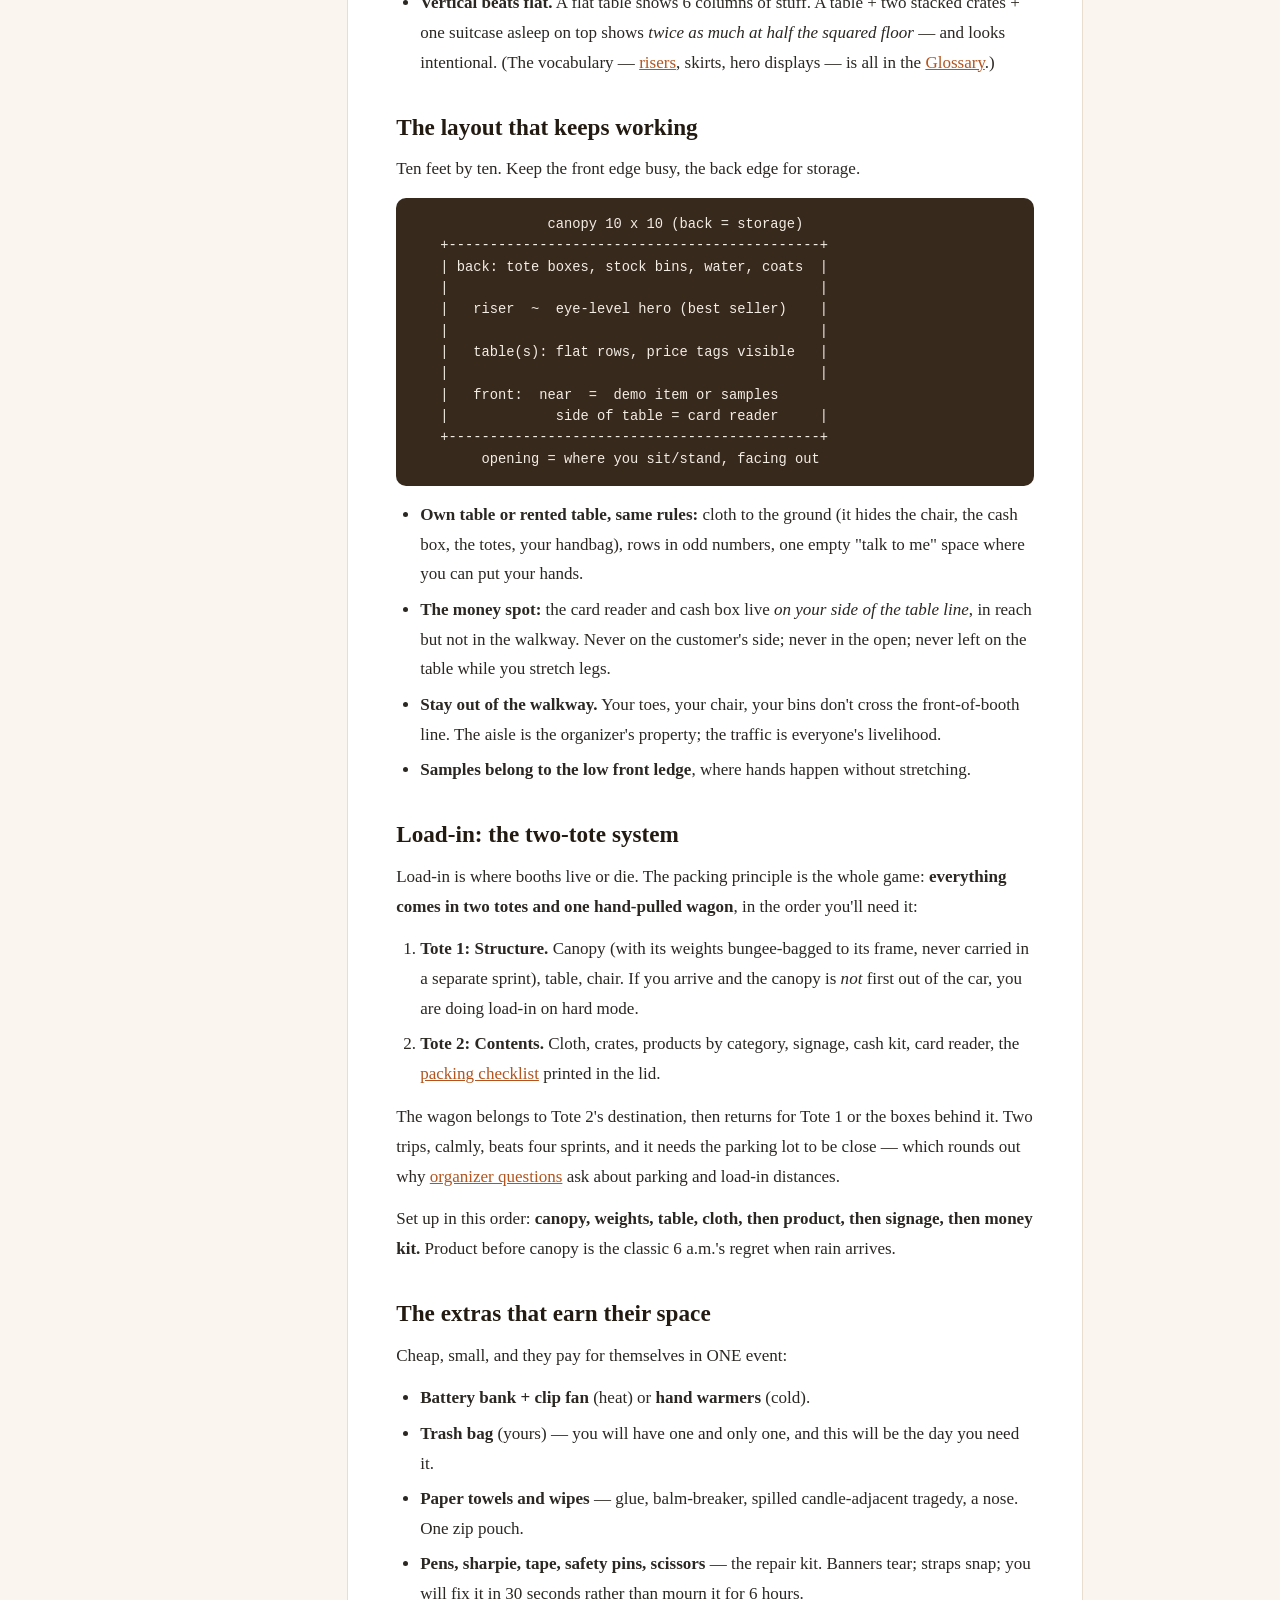
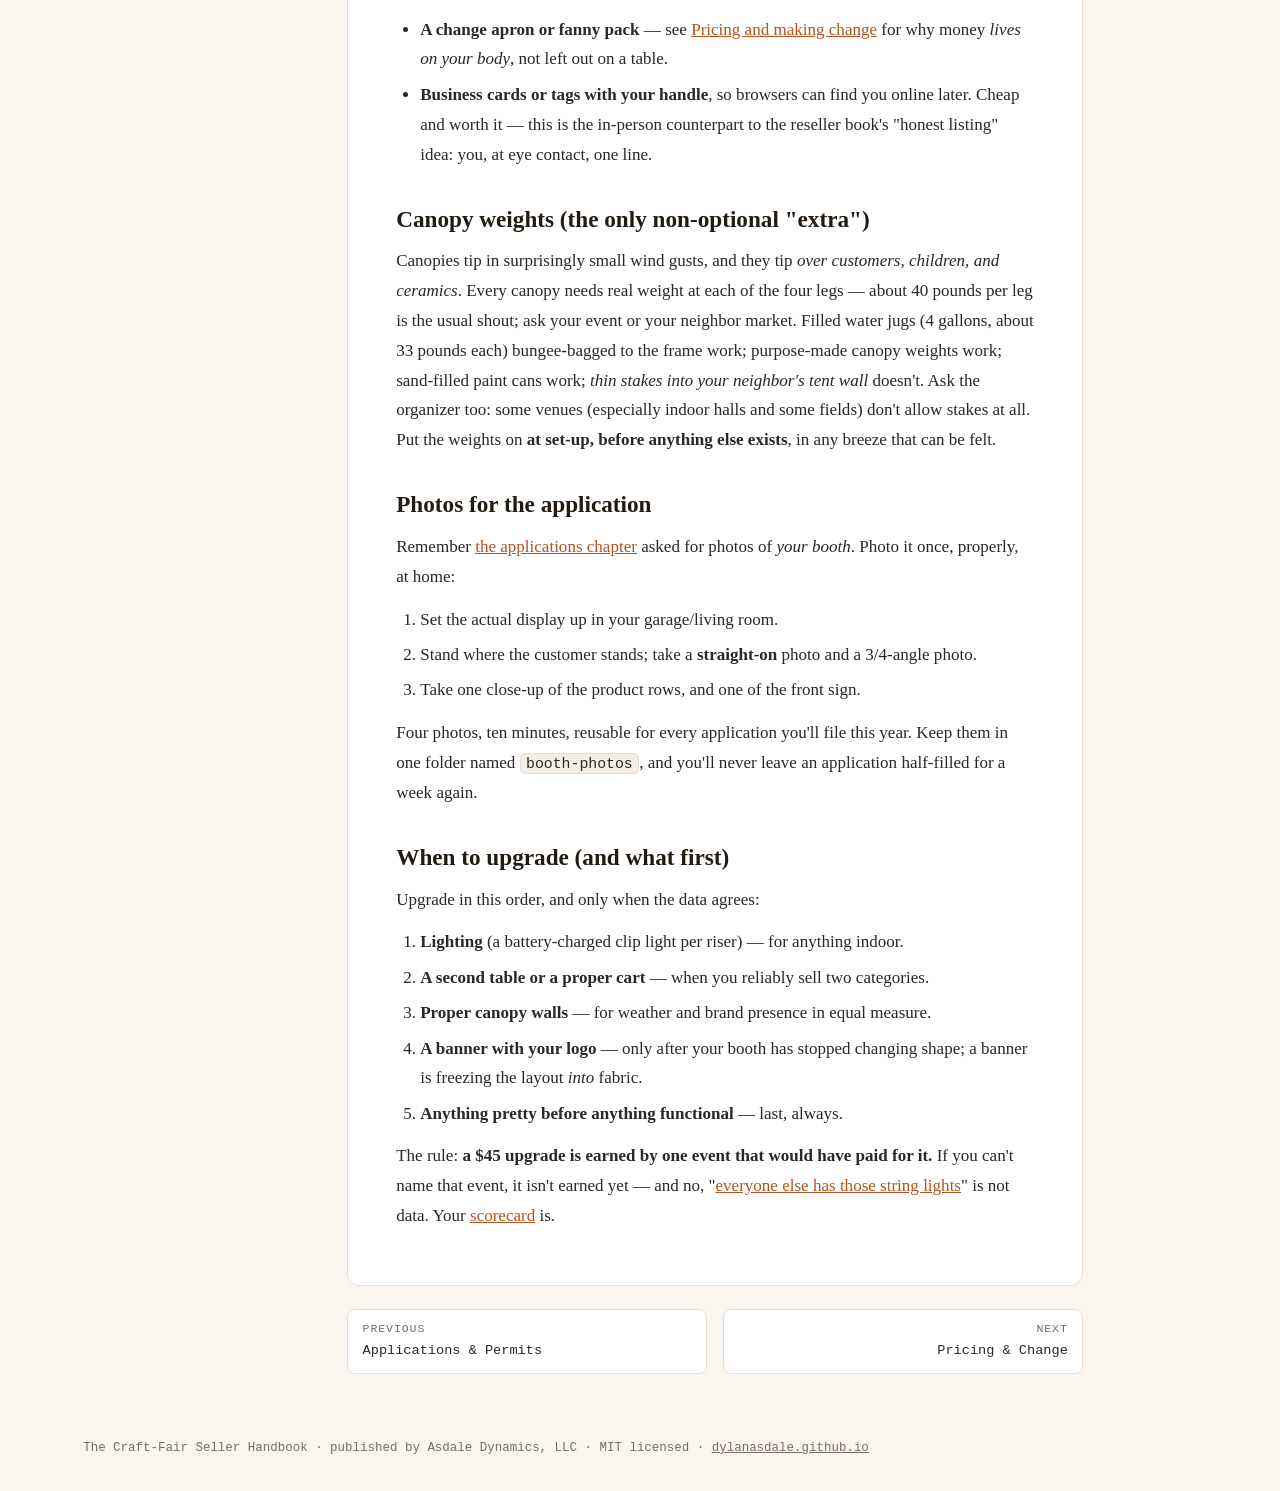
<file: site/03-booth-setup-on-a-budget.html>
<!DOCTYPE html>
<html lang="en">
<head>
<meta charset="utf-8">
<meta name="viewport" content="width=device-width, initial-scale=1">
<title>Booth Setup on a Budget — The Craft-Fair Seller Handbook</title>
<style>
:root {
  --bg: #faf6ef;
  --surface: #ffffff;
  --ink: #2b2823;
  --muted: #776e62;
  --accent: #b3541e;
  --accent-soft: #f7e8dc;
  --line: #e8ddcf;
  --code-bg: #f4efe6;
  --sidebar-w: 16.5rem;
}

* { box-sizing: border-box; }

html { scroll-behavior: smooth; }

body {
  margin: 0;
  font-family: Georgia, "Iowan Old Style", "Times New Roman", serif;
  font-size: 1.065rem;
  line-height: 1.75;
  color: var(--ink);
  background: var(--bg);
}

code, pre, .nav, .skip-link, .pager, .page-footer, .site-header {
  font-family: ui-monospace, "SF Mono", "Cascadia Code", Consolas, Menlo, monospace;
}

.site-header {
  background: var(--surface);
  border-bottom: 3px solid var(--accent);
  padding: 0.65rem 1rem;
  display: flex;
  align-items: baseline;
  gap: 0.75rem;
  flex-wrap: wrap;
}

.site-header .brand {
  font-weight: 700;
  letter-spacing: 0.02em;
  color: var(--accent);
  text-decoration: none;
  font-size: 1rem;
}

.site-header .tagline {
  color: var(--muted);
  font-size: 0.8rem;
  letter-spacing: 0.04em;
  text-transform: uppercase;
}

.skip-link {
  position: absolute;
  left: -999px;
  top: 0;
  background: var(--accent);
  color: #fff;
  padding: 0.5rem 0.75rem;
  z-index: 10;
}

.skip-link:focus { left: 0.5rem; top: 0.5rem; }

.layout {
  display: flex;
  max-width: 72rem;
  margin: 0 auto;
  align-items: flex-start;
}

.sidebar {
  width: var(--sidebar-w);
  flex: none;
  position: sticky;
  top: 0;
  padding: 1.6rem 1rem 2rem;
  font-size: 0.86rem;
  max-height: 100vh;
  overflow-y: auto;
}

.nav { list-style: none; margin: 0; padding: 0; }

.nav .nav-label {
  color: var(--muted);
  font-size: 0.72rem;
  letter-spacing: 0.08em;
  text-transform: uppercase;
  margin: 1.1rem 0 0.35rem;
  display: block;
}

.nav .nav-label:first-child { margin-top: 0; }

.nav a {
  display: block;
  color: var(--ink);
  text-decoration: none;
  padding: 0.28rem 0.6rem;
  border-radius: 6px;
  line-height: 1.35;
}

.nav a:hover { background: var(--accent-soft); }

.nav a.active {
  background: var(--accent);
  color: #fff;
}

main {
  flex: 1;
  min-width: 0;
  padding: 2.4rem 1.2rem 3rem;
}

article {
  background: var(--surface);
  border: 1px solid var(--line);
  border-radius: 12px;
  padding: 2.6rem 3rem;
  max-width: 46rem;
}

h1, h2, h3, h4 {
  font-family: Georgia, serif;
  line-height: 1.25;
  color: #231b12;
  scroll-margin-top: 1rem;
}

h1 {
  font-size: 2.05rem;
  margin: 0 0 1.4rem;
  padding-bottom: 0.75rem;
  border-bottom: 2px solid var(--accent);
}

h2 { font-size: 1.45rem; margin: 2.2rem 0 0.7rem; }
h3 { font-size: 1.18rem; margin: 1.8rem 0 0.5rem; }

p { margin: 0.8rem 0; }

a { color: var(--accent); }

a:hover { text-decoration-thickness: 2px; }

blockquote {
  margin: 1.2rem 0;
  padding: 0.7rem 1.1rem;
  border-left: 4px solid var(--accent);
  background: var(--accent-soft);
  border-radius: 0 8px 8px 0;
  font-style: italic;
}

blockquote p { margin: 0.3rem 0; }

code {
  background: var(--code-bg);
  border: 1px solid var(--line);
  border-radius: 5px;
  padding: 0.1rem 0.34rem;
  font-size: 0.87em;
}

pre {
  background: #38291d;
  color: #f4ede4;
  border-radius: 10px;
  padding: 1rem 1.2rem;
  overflow-x: auto;
  line-height: 1.55;
  font-size: 0.86rem;
}

pre code {
  background: none;
  border: none;
  padding: 0;
  color: inherit;
  font-size: inherit;
}

ul, ol { padding-left: 1.5rem; margin: 0.8rem 0; }

li { margin: 0.35rem 0; }

ul.checklist { list-style: none; padding-left: 0.3rem; }

ul.checklist li {
  padding-left: 1.7rem;
  position: relative;
}

ul.checklist li::before {
  content: "";
  position: absolute;
  left: 0;
  top: 0.42em;
  width: 1rem;
  height: 1rem;
  border: 2px solid var(--accent);
  border-radius: 4px;
  background: #fff;
}

ul.checklist li { margin: 0.55rem 0; }

table {
  border-collapse: collapse;
  width: 100%;
  margin: 1.2rem 0;
  font-size: 0.95rem;
}

th, td {
  border: 1px solid var(--line);
  padding: 0.45rem 0.7rem;
  text-align: left;
  vertical-align: top;
}

th { background: var(--accent-soft); color: #7a3a10; }

hr {
  border: none;
  border-top: 1px dashed var(--line);
  margin: 2rem auto;
  width: 60%;
}

.pager {
  max-width: 46rem;
  display: flex;
  justify-content: space-between;
  gap: 1rem;
  margin-top: 1.4rem;
  font-size: 0.85rem;
}

.pager a {
  background: var(--surface);
  border: 1px solid var(--line);
  border-radius: 8px;
  padding: 0.6rem 0.9rem;
  text-decoration: none;
  color: var(--ink);
  flex: 1;
}

.pager a:hover { border-color: var(--accent); }
.pager .next { text-align: right; }

.pager .dir {
  display: block;
  color: var(--muted);
  font-size: 0.72rem;
  text-transform: uppercase;
  letter-spacing: 0.08em;
}

.page-footer {
  max-width: 72rem;
  margin: 0 auto;
  padding: 1rem 1.2rem 2rem;
  color: var(--muted);
  font-size: 0.78rem;
}

.page-footer a { color: var(--muted); }

@media (max-width: 56rem) {
  .layout { flex-direction: column; }
  .sidebar {
    position: static;
    width: 100%;
    max-height: none;
    border-bottom: 1px solid var(--line);
    padding-bottom: 1rem;
  }
  article { padding: 1.6rem 1.2rem; }
}

</style>
</head>
<body>
<a class="skip-link" href="#content">Skip to content</a>
<header class="site-header">
  <a class="brand" href="index.html">The Craft-Fair Seller Handbook</a>
  <span class="tagline">Asdale Dynamics, LLC</span>
</header>
<div class="layout">
  <nav class="sidebar" aria-label="Chapters">
    <ul class="nav"><li><span class="nav-label">The handbook</span></li><li><a class="" href="index.html">Start Here</a></li><li><a class="" href="01-finding-events.html">Finding Events</a></li><li><a class="" href="02-applications-and-permits.html">Applications &amp; Permits</a></li><li><a class="active" href="03-booth-setup-on-a-budget.html">Booth on a Budget</a></li><li><a class="" href="04-pricing-and-making-change.html">Pricing &amp; Change</a></li><li><a class="" href="05-card-readers.html">Card Readers</a></li><li><a class="" href="06-honest-sales-tracking.html">Sales Tracking</a></li><li><a class="" href="07-restock-math.html">Restock Math</a></li><li><a class="" href="08-slow-days-and-weather.html">Slow Days &amp; Weather</a></li><li><a class="" href="09-after-event-review.html">After-Event Review</a></li><li><span class="nav-label">Reference</span></li><li><a class="" href="event-scorecards.html">Event Scorecards</a></li><li><a class="" href="packing-checklist.html">Packing Checklist</a></li><li><a class="" href="glossary.html">Glossary</a></li></ul>
  </nav>
  <main id="content">
    <article>
<h1 id="booth-setup-on-a-budget">Booth Setup on a Budget</h1>
<p>Your booth is a tiny room you build twice a week at 6 a.m. and tear down in rain. This chapter is about making that room good <em>cheap</em> — the whole starter kit lands around <strong>$150</strong>, and every expensive upgrade below has a free version you can try first.</p>
<h2 id="the-starter-kit-the-150-plan">The starter kit (the $150 plan)</h2>
<p>Rounded numbers, deliberately:</p>
<table><thead><tr><th>Item</th><th>New price, roughly</th><th>Free or cheaper version</th></tr></thead><tbody><tr><td>10x10 canopy with sides</td><td>about $80-$120</td><td>Borrow one; buy used; share with a neighbor event</td></tr><tr><td>6-foot folding table</td><td>about $40-$60</td><td>Supply often available: many events rent tables for $5-$10</td></tr><tr><td>Table cloth + skirt</td><td>about $15-$30</td><td>A flat bed sheet (queen) + clothespins</td></tr><tr><td>Folding chair</td><td>about $15</td><td>Borrow; most events have a rental chair line</td></tr><tr><td>2 crates or risers</td><td>about $0-$20</td><td>Milk crates, wooden boxes, suitcases, apple boxes</td></tr><tr><td>Weights for the canopy</td><td>about $10-$30</td><td>4-gallon water jugs; sand-filled paint cans; bungee bag</td></tr><tr><td>Cash box or apron</td><td>about $10-$25</td><td>A tackle box; a money belt; or the money kit below</td></tr><tr><td>Cards/sign/banner</td><td>about $10-$20</td><td>Hand-lettered poster; a print-shop banner on a budget</td></tr><tr><td>Rewritable price signs</td><td>free</td><td>Index cards + sleeve</td></tr><tr><td><strong>Total, new</strong></td><td><strong>roughly $180-$250</strong></td><td><strong>Shared/borrowed: often under $100</strong></td></tr></tbody></table>
<p>The exact number matters less than the truth it encodes: <strong>you get setup-grade equipment first and pretty-grade equipment never</strong>, until your <a href="06-honest-sales-tracking.html">records</a> prove which events earn the upgrade.</p>
<h2 id="the-ten-foot-rule">The ten-foot rule</h2>
<p>Your booth is read from ten feet away. That's where the decision to walk over happens — most browsers ping-pong: from ten feet, do they see <em>what it is</em>, <em>what it costs</em>, and <em>is the vendor weird</em> (answer: no)?</p>
<ul>
<li><strong>One message, ten feet tall or ten feet wide.</strong> One clear thing: a big-word sign ("HAND-POURED SOAPS, $6"), neatly spaced product rows, color. Stop trying to be interesting from ten feet; be <em>understood</em>.</li>
<li><strong>Prices visible from four feet.</strong> Every item or row has a price. Browsers who can't see prices <em>skip the booth</em> rather than ask.</li>
<li><strong>One hero display at eye level.</strong> Your best seller goes on a riser at about chest height, lit if possible, plentiful in stock.</li>
<li><strong>Vertical beats flat.</strong> A flat table shows 6 columns of stuff. A table + two stacked crates + one suitcase asleep on top shows <em>twice as much at half the squared floor</em> — and looks intentional. (The vocabulary — <a href="glossary.html">risers</a>, skirts, hero displays — is all in the <a href="glossary.html">Glossary</a>.)</li>
</ul>
<h2 id="the-layout-that-keeps-working">The layout that keeps working</h2>
<p>Ten feet by ten. Keep the front edge busy, the back edge for storage.</p>
<pre><code>                canopy 10 x 10 (back = storage)
   +---------------------------------------------+
   | back: tote boxes, stock bins, water, coats  |
   |                                             |
   |   riser  ~  eye-level hero (best seller)    |
   |                                             |
   |   table(s): flat rows, price tags visible   |
   |                                             |
   |   front:  near  =  demo item or samples
   |             side of table = card reader     |
   +---------------------------------------------+
        opening = where you sit/stand, facing out
</code></pre>
<ul>
<li><strong>Own table or rented table, same rules:</strong> cloth to the ground (it hides the chair, the cash box, the totes, your handbag), rows in odd numbers, one empty "talk to me" space where you can put your hands.</li>
<li><strong>The money spot:</strong> the card reader and cash box live <em>on your side of the table line</em>, in reach but not in the walkway. Never on the customer's side; never in the open; never left on the table while you stretch legs.</li>
<li><strong>Stay out of the walkway.</strong> Your toes, your chair, your bins don't cross the front-of-booth line. The aisle is the organizer's property; the traffic is everyone's livelihood.</li>
<li><strong>Samples belong to the low front ledge</strong>, where hands happen without stretching.</li>
</ul>
<h2 id="load-in-the-two-tote-system">Load-in: the two-tote system</h2>
<p>Load-in is where booths live or die. The packing principle is the whole game: <strong>everything comes in two totes and one hand-pulled wagon</strong>, in the order you'll need it:</p>
<ol>
<li><strong>Tote 1: Structure.</strong> Canopy (with its weights bungee-bagged to its frame, never carried in a separate sprint), table, chair. If you arrive and the canopy is <em>not</em> first out of the car, you are doing load-in on hard mode.</li>
<li><strong>Tote 2: Contents.</strong> Cloth, crates, products by category, signage, cash kit, card reader, the <a href="packing-checklist.html">packing checklist</a> printed in the lid.</li>
</ol>
<p>The wagon belongs to Tote 2's destination, then returns for Tote 1 or the boxes behind it. Two trips, calmly, beats four sprints, and it needs the parking lot to be close — which rounds out why <a href="01-finding-events.html">organizer questions</a> ask about parking and load-in distances.</p>
<p>Set up in this order: <strong>canopy, weights, table, cloth, then product, then signage, then money kit.</strong> Product before canopy is the classic 6 a.m.'s regret when rain arrives.</p>
<h2 id="the-extras-that-earn-their-space">The extras that earn their space</h2>
<p>Cheap, small, and they pay for themselves in ONE event:</p>
<ul>
<li><strong>Battery bank + clip fan</strong> (heat) or <strong>hand warmers</strong> (cold).</li>
<li><strong>Trash bag</strong> (yours) — you will have one and only one, and this will be the day you need it.</li>
<li><strong>Paper towels and wipes</strong> — glue, balm-breaker, spilled candle-adjacent tragedy, a nose. One zip pouch.</li>
<li><strong>Pens, sharpie, tape, safety pins, scissors</strong> — the repair kit. Banners tear; straps snap; you will fix it in 30 seconds rather than mourn it for 6 hours.</li>
<li><strong>A change apron or fanny pack</strong> — see <a href="04-pricing-and-making-change.html">Pricing and making change</a> for why money <em>lives on your body</em>, not left out on a table.</li>
<li><strong>Business cards or tags with your handle</strong>, so browsers can find you online later. Cheap and worth it — this is the in-person counterpart to the reseller book's "honest listing" idea: you, at eye contact, one line.</li>
</ul>
<h2 id="canopy-weights-the-only-non-optional-extra">Canopy weights (the only non-optional "extra")</h2>
<p>Canopies tip in surprisingly small wind gusts, and they tip <em>over customers, children, and ceramics</em>. Every canopy needs real weight at each of the four legs — about 40 pounds per leg is the usual shout; ask your event or your neighbor market. Filled water jugs (4 gallons, about 33 pounds each) bungee-bagged to the frame work; purpose-made canopy weights work; sand-filled paint cans work; <em>thin stakes into your neighbor's tent wall</em> doesn't. Ask the organizer too: some venues (especially indoor halls and some fields) don't allow stakes at all. Put the weights on <strong>at set-up, before anything else exists</strong>, in any breeze that can be felt.</p>
<h2 id="photos-for-the-application">Photos for the application</h2>
<p>Remember <a href="02-applications-and-permits.html">the applications chapter</a> asked for photos of <em>your booth</em>. Photo it once, properly, at home:</p>
<ol>
<li>Set the actual display up in your garage/living room.</li>
<li>Stand where the customer stands; take a <strong>straight-on</strong> photo and a 3/4-angle photo.</li>
<li>Take one close-up of the product rows, and one of the front sign.</li>
</ol>
<p>Four photos, ten minutes, reusable for every application you'll file this year. Keep them in one folder named <code>booth-photos</code>, and you'll never leave an application half-filled for a week again.</p>
<h2 id="when-to-upgrade-and-what-first">When to upgrade (and what first)</h2>
<p>Upgrade in this order, and only when the data agrees:</p>
<ol>
<li><strong>Lighting</strong> (a battery-charged clip light per riser) — for anything indoor.</li>
<li><strong>A second table or a proper cart</strong> — when you reliably sell two categories.</li>
<li><strong>Proper canopy walls</strong> — for weather and brand presence in equal measure.</li>
<li><strong>A banner with your logo</strong> — only after your booth has stopped changing shape; a banner is freezing the layout <em>into</em> fabric.</li>
<li><strong>Anything pretty before anything functional</strong> — last, always.</li>
</ol>
<p>The rule: <strong>a $45 upgrade is earned by one event that would have paid for it.</strong> If you can't name that event, it isn't earned yet — and no, "<a href="01-finding-events.html">everyone else has those string lights</a>" is not data. Your <a href="event-scorecards.html">scorecard</a> is.</p>
    </article>
    <nav class="pager" aria-label="Previous and next chapter">
      <a class="prev" href="02-applications-and-permits.html"><span class="dir">Previous</span>Applications &amp; Permits</a>
      <a class="next" href="04-pricing-and-making-change.html"><span class="dir">Next</span>Pricing &amp; Change</a>
    </nav>
  </main>
</div>
<footer class="page-footer">
  The Craft-Fair Seller Handbook · published by Asdale Dynamics, LLC ·
  MIT licensed · <a href="https://dylanasdale.github.io">dylanasdale.github.io</a>
</footer>
</body>
</html>
</file>
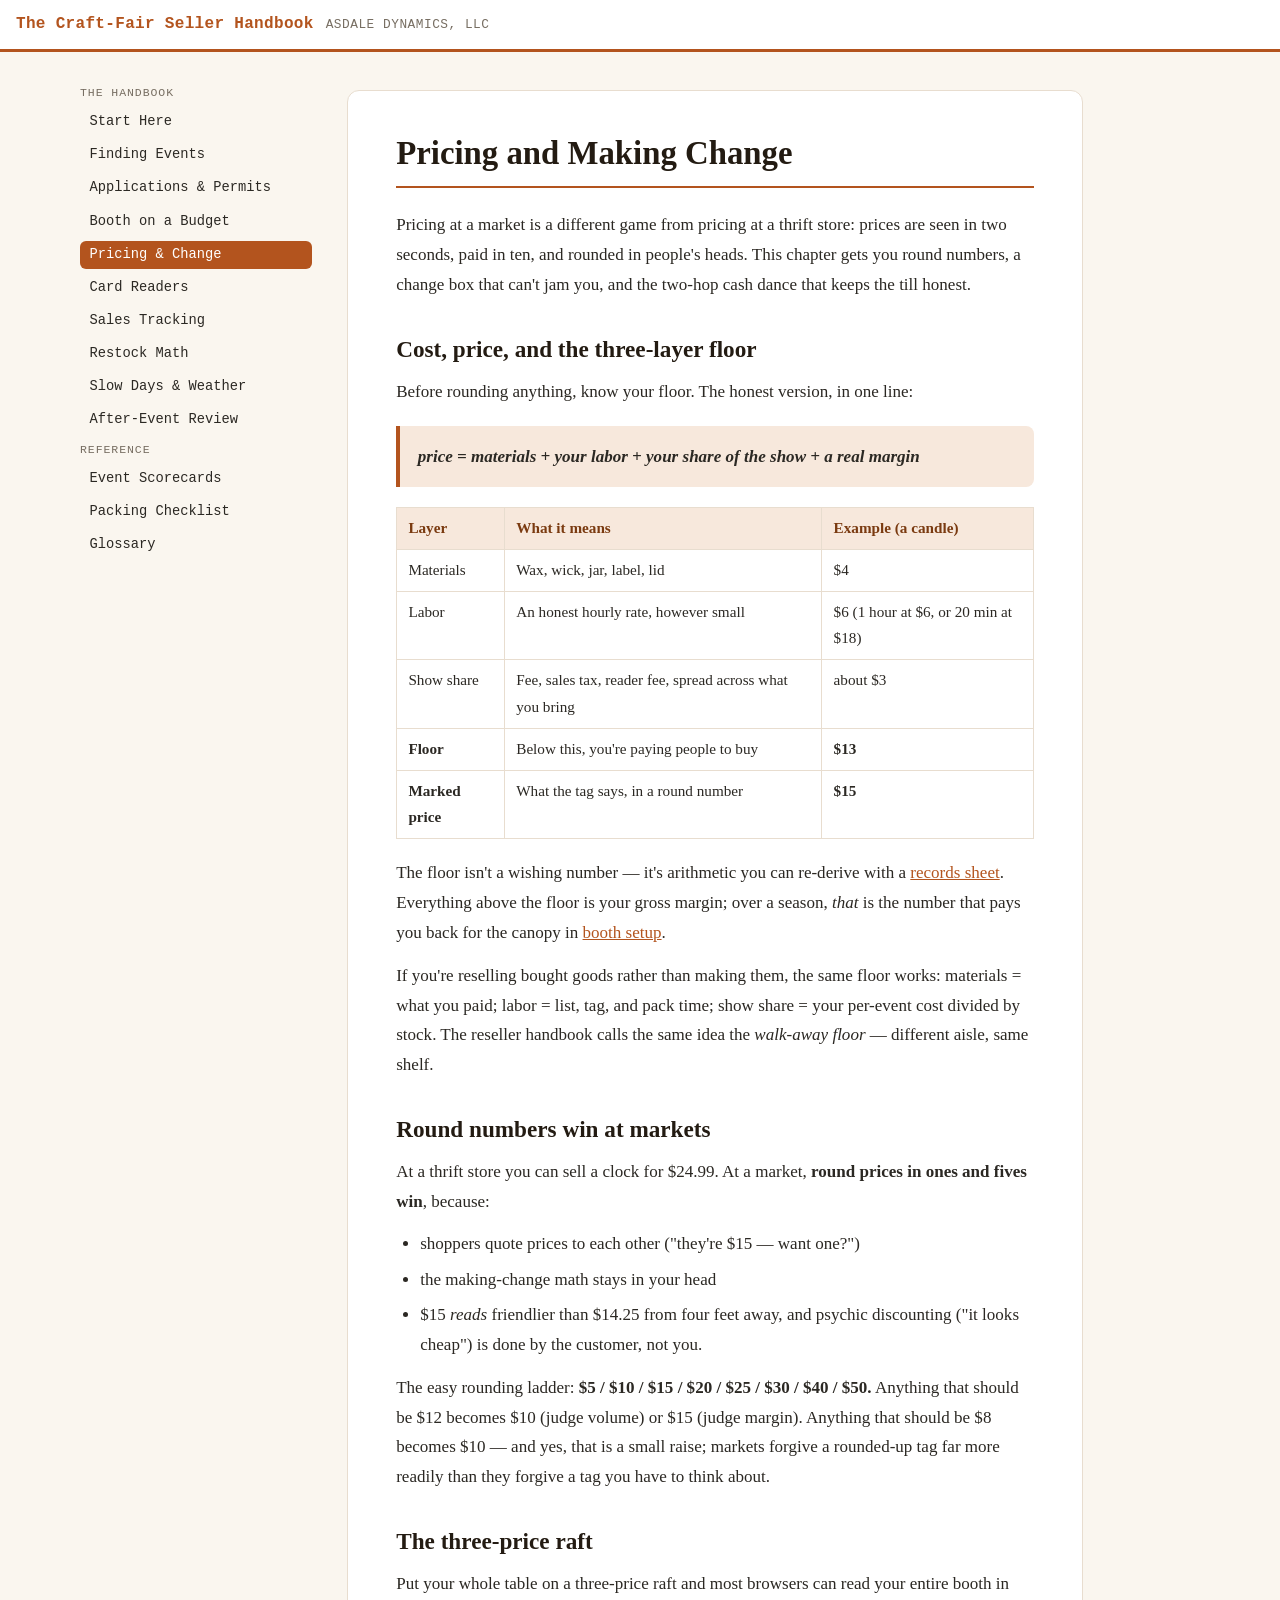
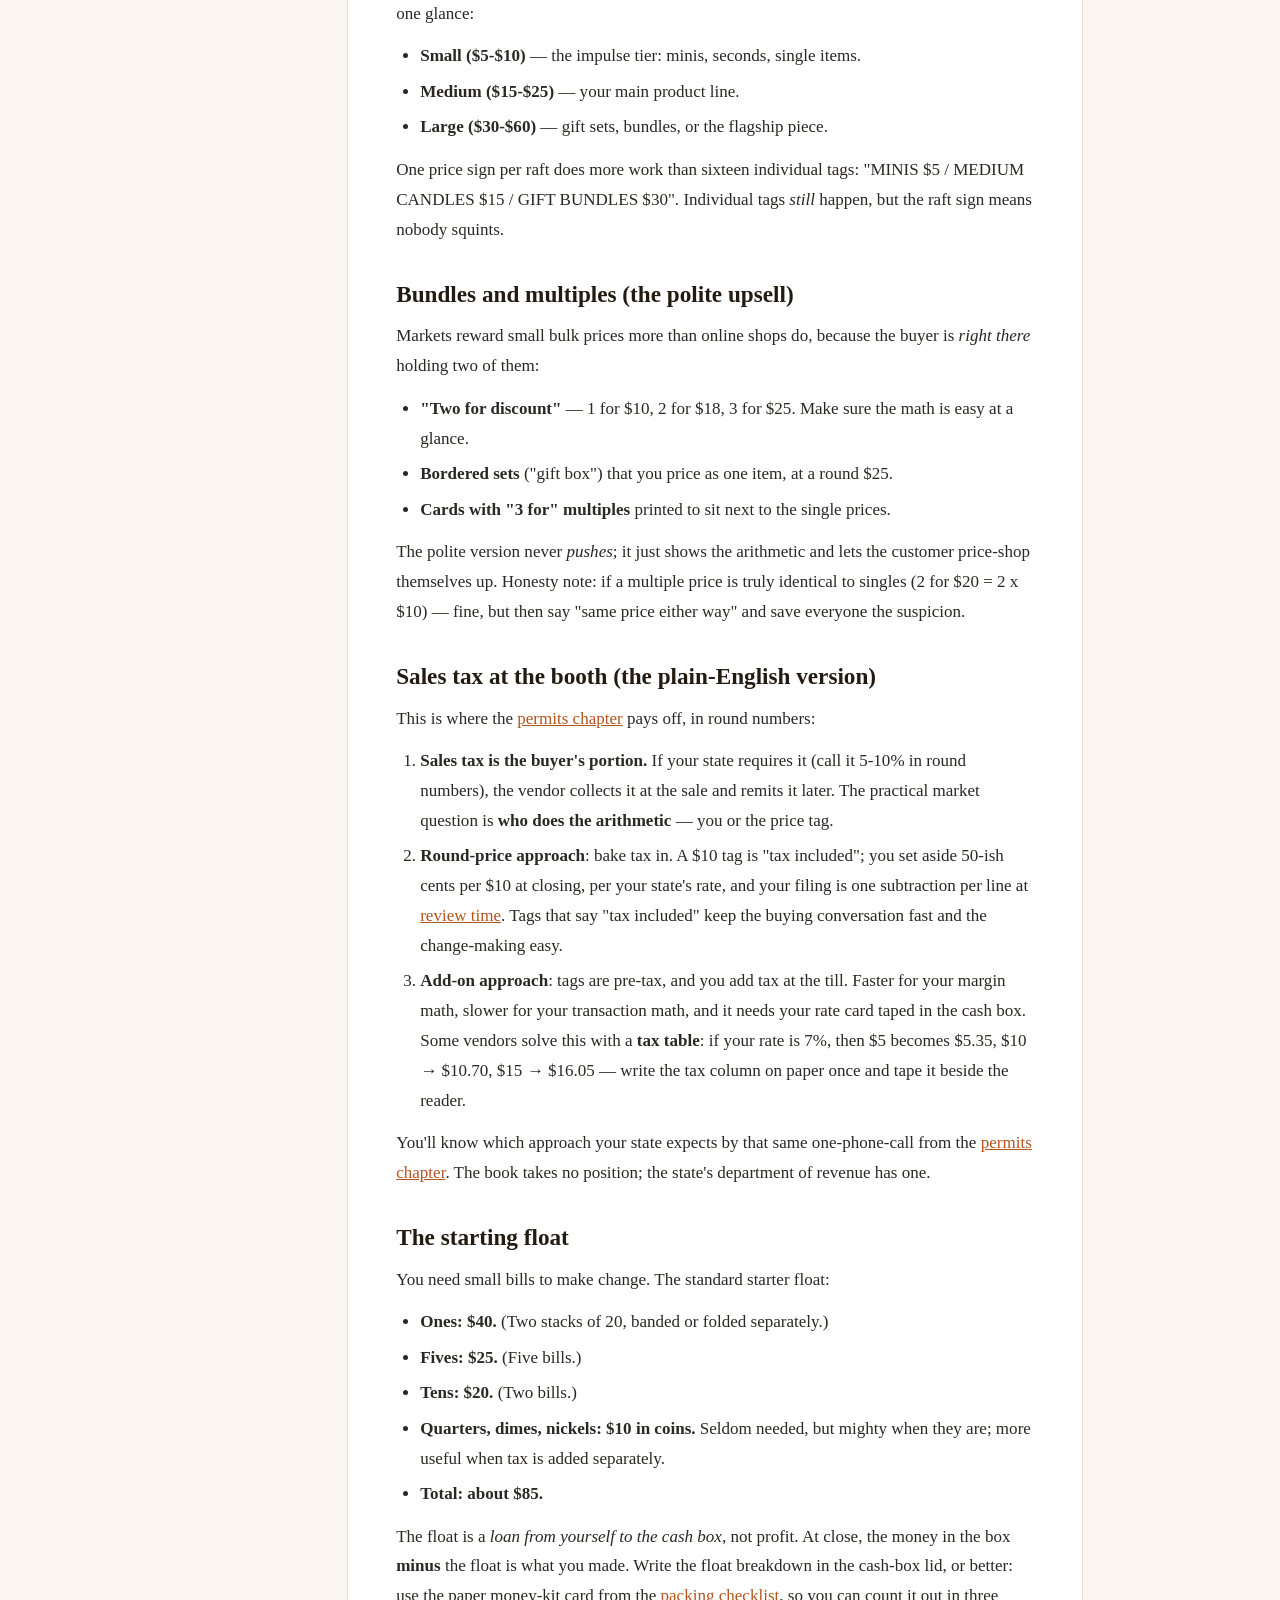
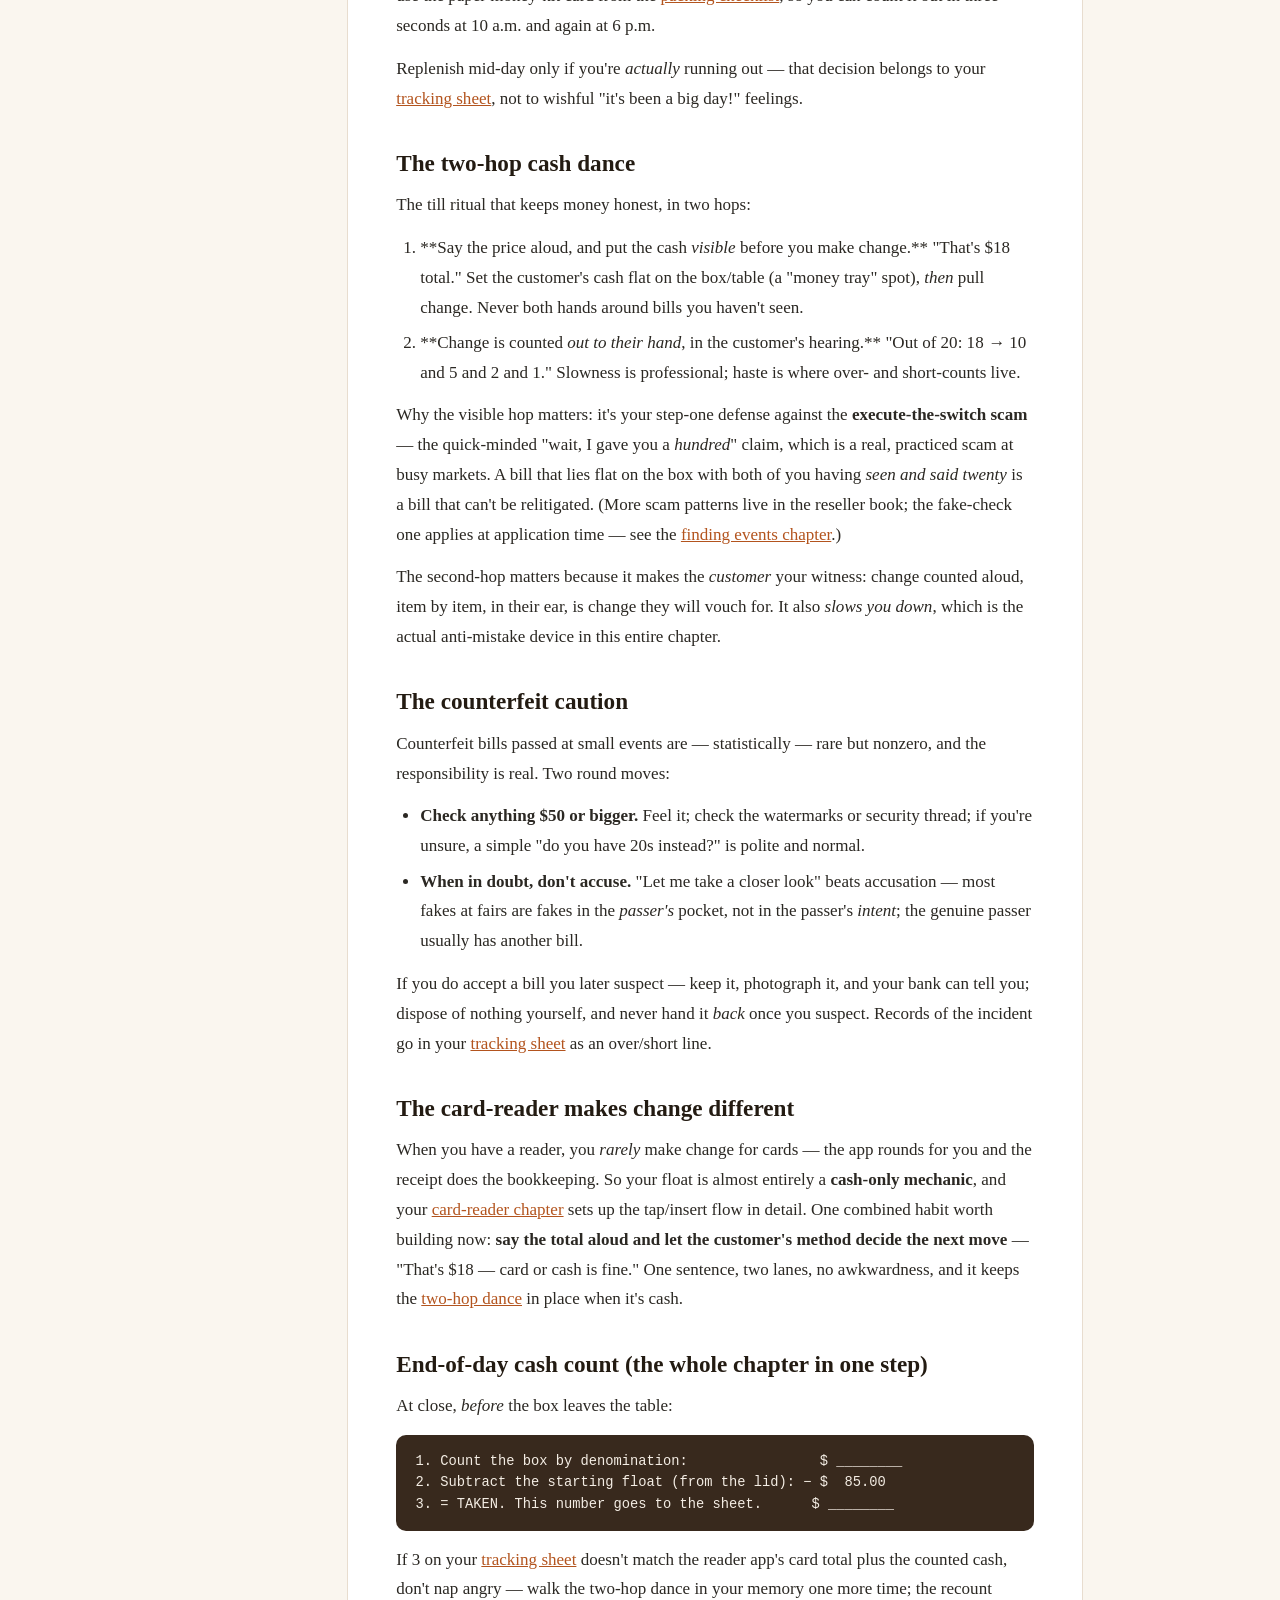
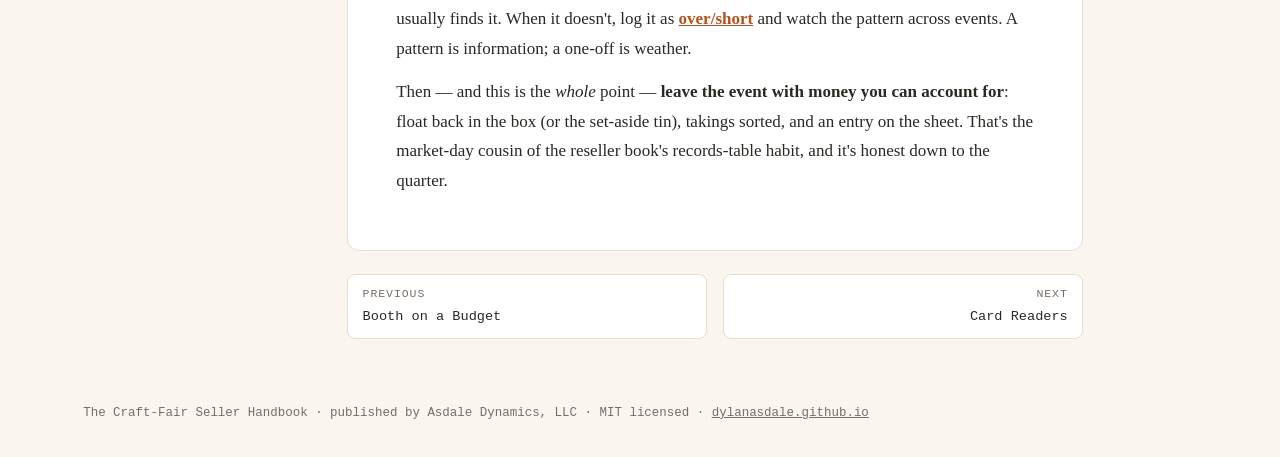
<file: site/04-pricing-and-making-change.html>
<!DOCTYPE html>
<html lang="en">
<head>
<meta charset="utf-8">
<meta name="viewport" content="width=device-width, initial-scale=1">
<title>Pricing and Making Change — The Craft-Fair Seller Handbook</title>
<style>
:root {
  --bg: #faf6ef;
  --surface: #ffffff;
  --ink: #2b2823;
  --muted: #776e62;
  --accent: #b3541e;
  --accent-soft: #f7e8dc;
  --line: #e8ddcf;
  --code-bg: #f4efe6;
  --sidebar-w: 16.5rem;
}

* { box-sizing: border-box; }

html { scroll-behavior: smooth; }

body {
  margin: 0;
  font-family: Georgia, "Iowan Old Style", "Times New Roman", serif;
  font-size: 1.065rem;
  line-height: 1.75;
  color: var(--ink);
  background: var(--bg);
}

code, pre, .nav, .skip-link, .pager, .page-footer, .site-header {
  font-family: ui-monospace, "SF Mono", "Cascadia Code", Consolas, Menlo, monospace;
}

.site-header {
  background: var(--surface);
  border-bottom: 3px solid var(--accent);
  padding: 0.65rem 1rem;
  display: flex;
  align-items: baseline;
  gap: 0.75rem;
  flex-wrap: wrap;
}

.site-header .brand {
  font-weight: 700;
  letter-spacing: 0.02em;
  color: var(--accent);
  text-decoration: none;
  font-size: 1rem;
}

.site-header .tagline {
  color: var(--muted);
  font-size: 0.8rem;
  letter-spacing: 0.04em;
  text-transform: uppercase;
}

.skip-link {
  position: absolute;
  left: -999px;
  top: 0;
  background: var(--accent);
  color: #fff;
  padding: 0.5rem 0.75rem;
  z-index: 10;
}

.skip-link:focus { left: 0.5rem; top: 0.5rem; }

.layout {
  display: flex;
  max-width: 72rem;
  margin: 0 auto;
  align-items: flex-start;
}

.sidebar {
  width: var(--sidebar-w);
  flex: none;
  position: sticky;
  top: 0;
  padding: 1.6rem 1rem 2rem;
  font-size: 0.86rem;
  max-height: 100vh;
  overflow-y: auto;
}

.nav { list-style: none; margin: 0; padding: 0; }

.nav .nav-label {
  color: var(--muted);
  font-size: 0.72rem;
  letter-spacing: 0.08em;
  text-transform: uppercase;
  margin: 1.1rem 0 0.35rem;
  display: block;
}

.nav .nav-label:first-child { margin-top: 0; }

.nav a {
  display: block;
  color: var(--ink);
  text-decoration: none;
  padding: 0.28rem 0.6rem;
  border-radius: 6px;
  line-height: 1.35;
}

.nav a:hover { background: var(--accent-soft); }

.nav a.active {
  background: var(--accent);
  color: #fff;
}

main {
  flex: 1;
  min-width: 0;
  padding: 2.4rem 1.2rem 3rem;
}

article {
  background: var(--surface);
  border: 1px solid var(--line);
  border-radius: 12px;
  padding: 2.6rem 3rem;
  max-width: 46rem;
}

h1, h2, h3, h4 {
  font-family: Georgia, serif;
  line-height: 1.25;
  color: #231b12;
  scroll-margin-top: 1rem;
}

h1 {
  font-size: 2.05rem;
  margin: 0 0 1.4rem;
  padding-bottom: 0.75rem;
  border-bottom: 2px solid var(--accent);
}

h2 { font-size: 1.45rem; margin: 2.2rem 0 0.7rem; }
h3 { font-size: 1.18rem; margin: 1.8rem 0 0.5rem; }

p { margin: 0.8rem 0; }

a { color: var(--accent); }

a:hover { text-decoration-thickness: 2px; }

blockquote {
  margin: 1.2rem 0;
  padding: 0.7rem 1.1rem;
  border-left: 4px solid var(--accent);
  background: var(--accent-soft);
  border-radius: 0 8px 8px 0;
  font-style: italic;
}

blockquote p { margin: 0.3rem 0; }

code {
  background: var(--code-bg);
  border: 1px solid var(--line);
  border-radius: 5px;
  padding: 0.1rem 0.34rem;
  font-size: 0.87em;
}

pre {
  background: #38291d;
  color: #f4ede4;
  border-radius: 10px;
  padding: 1rem 1.2rem;
  overflow-x: auto;
  line-height: 1.55;
  font-size: 0.86rem;
}

pre code {
  background: none;
  border: none;
  padding: 0;
  color: inherit;
  font-size: inherit;
}

ul, ol { padding-left: 1.5rem; margin: 0.8rem 0; }

li { margin: 0.35rem 0; }

ul.checklist { list-style: none; padding-left: 0.3rem; }

ul.checklist li {
  padding-left: 1.7rem;
  position: relative;
}

ul.checklist li::before {
  content: "";
  position: absolute;
  left: 0;
  top: 0.42em;
  width: 1rem;
  height: 1rem;
  border: 2px solid var(--accent);
  border-radius: 4px;
  background: #fff;
}

ul.checklist li { margin: 0.55rem 0; }

table {
  border-collapse: collapse;
  width: 100%;
  margin: 1.2rem 0;
  font-size: 0.95rem;
}

th, td {
  border: 1px solid var(--line);
  padding: 0.45rem 0.7rem;
  text-align: left;
  vertical-align: top;
}

th { background: var(--accent-soft); color: #7a3a10; }

hr {
  border: none;
  border-top: 1px dashed var(--line);
  margin: 2rem auto;
  width: 60%;
}

.pager {
  max-width: 46rem;
  display: flex;
  justify-content: space-between;
  gap: 1rem;
  margin-top: 1.4rem;
  font-size: 0.85rem;
}

.pager a {
  background: var(--surface);
  border: 1px solid var(--line);
  border-radius: 8px;
  padding: 0.6rem 0.9rem;
  text-decoration: none;
  color: var(--ink);
  flex: 1;
}

.pager a:hover { border-color: var(--accent); }
.pager .next { text-align: right; }

.pager .dir {
  display: block;
  color: var(--muted);
  font-size: 0.72rem;
  text-transform: uppercase;
  letter-spacing: 0.08em;
}

.page-footer {
  max-width: 72rem;
  margin: 0 auto;
  padding: 1rem 1.2rem 2rem;
  color: var(--muted);
  font-size: 0.78rem;
}

.page-footer a { color: var(--muted); }

@media (max-width: 56rem) {
  .layout { flex-direction: column; }
  .sidebar {
    position: static;
    width: 100%;
    max-height: none;
    border-bottom: 1px solid var(--line);
    padding-bottom: 1rem;
  }
  article { padding: 1.6rem 1.2rem; }
}

</style>
</head>
<body>
<a class="skip-link" href="#content">Skip to content</a>
<header class="site-header">
  <a class="brand" href="index.html">The Craft-Fair Seller Handbook</a>
  <span class="tagline">Asdale Dynamics, LLC</span>
</header>
<div class="layout">
  <nav class="sidebar" aria-label="Chapters">
    <ul class="nav"><li><span class="nav-label">The handbook</span></li><li><a class="" href="index.html">Start Here</a></li><li><a class="" href="01-finding-events.html">Finding Events</a></li><li><a class="" href="02-applications-and-permits.html">Applications &amp; Permits</a></li><li><a class="" href="03-booth-setup-on-a-budget.html">Booth on a Budget</a></li><li><a class="active" href="04-pricing-and-making-change.html">Pricing &amp; Change</a></li><li><a class="" href="05-card-readers.html">Card Readers</a></li><li><a class="" href="06-honest-sales-tracking.html">Sales Tracking</a></li><li><a class="" href="07-restock-math.html">Restock Math</a></li><li><a class="" href="08-slow-days-and-weather.html">Slow Days &amp; Weather</a></li><li><a class="" href="09-after-event-review.html">After-Event Review</a></li><li><span class="nav-label">Reference</span></li><li><a class="" href="event-scorecards.html">Event Scorecards</a></li><li><a class="" href="packing-checklist.html">Packing Checklist</a></li><li><a class="" href="glossary.html">Glossary</a></li></ul>
  </nav>
  <main id="content">
    <article>
<h1 id="pricing-and-making-change">Pricing and Making Change</h1>
<p>Pricing at a market is a different game from pricing at a thrift store: prices are seen in two seconds, paid in ten, and rounded in people's heads. This chapter gets you round numbers, a change box that can't jam you, and the two-hop cash dance that keeps the till honest.</p>
<h2 id="cost-price-and-the-three-layer-floor">Cost, price, and the three-layer floor</h2>
<p>Before rounding anything, know your floor. The honest version, in one line:</p>
<blockquote><p><strong>price = materials + your labor + your share of the show + a real margin</strong></p></blockquote>
<table><thead><tr><th>Layer</th><th>What it means</th><th>Example (a candle)</th></tr></thead><tbody><tr><td>Materials</td><td>Wax, wick, jar, label, lid</td><td>$4</td></tr><tr><td>Labor</td><td>An honest hourly rate, however small</td><td>$6 (1 hour at $6, or 20 min at $18)</td></tr><tr><td>Show share</td><td>Fee, sales tax, reader fee, spread across what you bring</td><td>about $3</td></tr><tr><td><strong>Floor</strong></td><td>Below this, you're paying people to buy</td><td><strong>$13</strong></td></tr><tr><td><strong>Marked price</strong></td><td>What the tag says, in a round number</td><td><strong>$15</strong></td></tr></tbody></table>
<p>The floor isn't a wishing number — it's arithmetic you can re-derive with a <a href="06-honest-sales-tracking.html">records sheet</a>. Everything above the floor is your gross margin; over a season, <em>that</em> is the number that pays you back for the canopy in <a href="03-booth-setup-on-a-budget.html">booth setup</a>.</p>
<p>If you're reselling bought goods rather than making them, the same floor works: materials = what you paid; labor = list, tag, and pack time; show share = your per-event cost divided by stock. The reseller handbook calls the same idea the <em>walk-away floor</em> — different aisle, same shelf.</p>
<h2 id="round-numbers-win-at-markets">Round numbers win at markets</h2>
<p>At a thrift store you can sell a clock for $24.99. At a market, <strong>round prices in ones and fives win</strong>, because:</p>
<ul>
<li>shoppers quote prices to each other ("they're $15 — want one?")</li>
<li>the making-change math stays in your head</li>
<li>$15 <em>reads</em> friendlier than $14.25 from four feet away, and psychic discounting ("it looks cheap") is done by the customer, not you.</li>
</ul>
<p>The easy rounding ladder: <strong>$5 / $10 / $15 / $20 / $25 / $30 / $40 / $50.</strong> Anything that should be $12 becomes $10 (judge volume) or $15 (judge margin). Anything that should be $8 becomes $10 — and yes, that is a small raise; markets forgive a rounded-up tag far more readily than they forgive a tag you have to think about.</p>
<h2 id="the-three-price-raft">The three-price raft</h2>
<p>Put your whole table on a three-price raft and most browsers can read your entire booth in one glance:</p>
<ul>
<li><strong>Small ($5-$10)</strong> — the impulse tier: minis, seconds, single items.</li>
<li><strong>Medium ($15-$25)</strong> — your main product line.</li>
<li><strong>Large ($30-$60)</strong> — gift sets, bundles, or the flagship piece.</li>
</ul>
<p>One price sign per raft does more work than sixteen individual tags: "MINIS $5 / MEDIUM CANDLES $15 / GIFT BUNDLES $30". Individual tags <em>still</em> happen, but the raft sign means nobody squints.</p>
<h2 id="bundles-and-multiples-the-polite-upsell">Bundles and multiples (the polite upsell)</h2>
<p>Markets reward small bulk prices more than online shops do, because the buyer is <em>right there</em> holding two of them:</p>
<ul>
<li><strong>"Two for discount"</strong> — 1 for $10, 2 for $18, 3 for $25. Make sure the math is easy at a glance.</li>
<li><strong>Bordered sets</strong> ("gift box") that you price as one item, at a round $25.</li>
<li><strong>Cards with "3 for" multiples</strong> printed to sit next to the single prices.</li>
</ul>
<p>The polite version never <em>pushes</em>; it just shows the arithmetic and lets the customer price-shop themselves up. Honesty note: if a multiple price is truly identical to singles (2 for $20 = 2 x $10) — fine, but then say "same price either way" and save everyone the suspicion.</p>
<h2 id="sales-tax-at-the-booth-the-plain-english-version">Sales tax at the booth (the plain-English version)</h2>
<p>This is where the <a href="02-applications-and-permits.html">permits chapter</a> pays off, in round numbers:</p>
<ol>
<li><strong>Sales tax is the buyer's portion.</strong> If your state requires it (call it 5-10% in round numbers), the vendor collects it at the sale and remits it later. The practical market question is <strong>who does the arithmetic</strong> — you or the price tag.</li>
<li><strong>Round-price approach</strong>: bake tax in. A $10 tag is "tax included"; you set aside 50-ish cents per $10 at closing, per your state's rate, and your filing is one subtraction per line at <a href="09-after-event-review.html">review time</a>. Tags that say "tax included" keep the buying conversation fast and the change-making easy.</li>
<li><strong>Add-on approach</strong>: tags are pre-tax, and you add tax at the till. Faster for your margin math, slower for your transaction math, and it needs your rate card taped in the cash box. Some vendors solve this with a <strong>tax table</strong>: if your rate is 7%, then $5 becomes $5.35, $10 → $10.70, $15 → $16.05 — write the tax column on paper once and tape it beside the reader.</li>
</ol>
<p>You'll know which approach your state expects by that same one-phone-call from the <a href="02-applications-and-permits.html">permits chapter</a>. The book takes no position; the state's department of revenue has one.</p>
<h2 id="the-starting-float">The starting float</h2>
<p>You need small bills to make change. The standard starter float:</p>
<ul>
<li><strong>Ones: $40.</strong> (Two stacks of 20, banded or folded separately.)</li>
<li><strong>Fives: $25.</strong> (Five bills.)</li>
<li><strong>Tens: $20.</strong> (Two bills.)</li>
<li><strong>Quarters, dimes, nickels: $10 in coins.</strong> Seldom needed, but mighty when they are; more useful when tax is added separately.</li>
<li><strong>Total: about $85.</strong></li>
</ul>
<p>The float is a <em>loan from yourself to the cash box</em>, not profit. At close, the money in the box <strong>minus</strong> the float is what you made. Write the float breakdown in the cash-box lid, or better: use the paper money-kit card from the <a href="packing-checklist.html">packing checklist</a>, so you can count it out in three seconds at 10 a.m. and again at 6 p.m.</p>
<p>Replenish mid-day only if you're <em>actually</em> running out — that decision belongs to your <a href="06-honest-sales-tracking.html">tracking sheet</a>, not to wishful "it's been a big day!" feelings.</p>
<h2 id="the-two-hop-cash-dance">The two-hop cash dance</h2>
<p>The till ritual that keeps money honest, in two hops:</p>
<ol>
<li>**Say the price aloud, and put the cash <em>visible</em> before you make change.** "That's $18 total." Set the customer's cash flat on the box/table (a "money tray" spot), <em>then</em> pull change. Never both hands around bills you haven't seen.</li>
<li>**Change is counted <em>out to their hand</em>, in the customer's hearing.** "Out of 20: 18 → 10 and 5 and 2 and 1." Slowness is professional; haste is where over- and short-counts live.</li>
</ol>
<p>Why the visible hop matters: it's your step-one defense against the <strong>execute-the-switch scam</strong> — the quick-minded "wait, I gave you a <em>hundred</em>" claim, which is a real, practiced scam at busy markets. A bill that lies flat on the box with both of you having <em>seen and said twenty</em> is a bill that can't be relitigated. (More scam patterns live in the reseller book; the fake-check one applies at application time — see the <a href="01-finding-events.html">finding events chapter</a>.)</p>
<p>The second-hop matters because it makes the <em>customer</em> your witness: change counted aloud, item by item, in their ear, is change they will vouch for. It also <em>slows you down</em>, which is the actual anti-mistake device in this entire chapter.</p>
<h2 id="the-counterfeit-caution">The counterfeit caution</h2>
<p>Counterfeit bills passed at small events are — statistically — rare but nonzero, and the responsibility is real. Two round moves:</p>
<ul>
<li><strong>Check anything $50 or bigger.</strong> Feel it; check the watermarks or security thread; if you're unsure, a simple "do you have 20s instead?" is polite and normal.</li>
<li><strong>When in doubt, don't accuse.</strong> "Let me take a closer look" beats accusation — most fakes at fairs are fakes in the <em>passer's</em> pocket, not in the passer's <em>intent</em>; the genuine passer usually has another bill.</li>
</ul>
<p>If you do accept a bill you later suspect — keep it, photograph it, and your bank can tell you; dispose of nothing yourself, and never hand it <em>back</em> once you suspect. Records of the incident go in your <a href="06-honest-sales-tracking.html">tracking sheet</a> as an over/short line.</p>
<h2 id="the-card-reader-makes-change-different">The card-reader makes change different</h2>
<p>When you have a reader, you <em>rarely</em> make change for cards — the app rounds for you and the receipt does the bookkeeping. So your float is almost entirely a <strong>cash-only mechanic</strong>, and your <a href="05-card-readers.html">card-reader chapter</a> sets up the tap/insert flow in detail. One combined habit worth building now: <strong>say the total aloud and let the customer's method decide the next move</strong> — "That's $18 — card or cash is fine." One sentence, two lanes, no awkwardness, and it keeps the <a href="#the-two-hop-cash-dance">two-hop dance</a> in place when it's cash.</p>
<h2 id="end-of-day-cash-count-the-whole-chapter-in-one-step">End-of-day cash count (the whole chapter in one step)</h2>
<p>At close, <em>before</em> the box leaves the table:</p>
<pre><code>1. Count the box by denomination:                $ ________
2. Subtract the starting float (from the lid): − $  85.00
3. = TAKEN. This number goes to the sheet.      $ ________
</code></pre>
<p>If 3 on your <a href="06-honest-sales-tracking.html">tracking sheet</a> doesn't match the reader app's card total plus the counted cash, don't nap angry — walk the two-hop dance in your memory one more time; the recount usually finds it. When it doesn't, log it as <strong><a href="glossary.html">over/short</a></strong> and watch the pattern across events. A pattern is information; a one-off is weather.</p>
<p>Then — and this is the <em>whole</em> point — <strong>leave the event with money you can account for</strong>: float back in the box (or the set-aside tin), takings sorted, and an entry on the sheet. That's the market-day cousin of the reseller book's records-table habit, and it's honest down to the quarter.</p>
    </article>
    <nav class="pager" aria-label="Previous and next chapter">
      <a class="prev" href="03-booth-setup-on-a-budget.html"><span class="dir">Previous</span>Booth on a Budget</a>
      <a class="next" href="05-card-readers.html"><span class="dir">Next</span>Card Readers</a>
    </nav>
  </main>
</div>
<footer class="page-footer">
  The Craft-Fair Seller Handbook · published by Asdale Dynamics, LLC ·
  MIT licensed · <a href="https://dylanasdale.github.io">dylanasdale.github.io</a>
</footer>
</body>
</html>
</file>
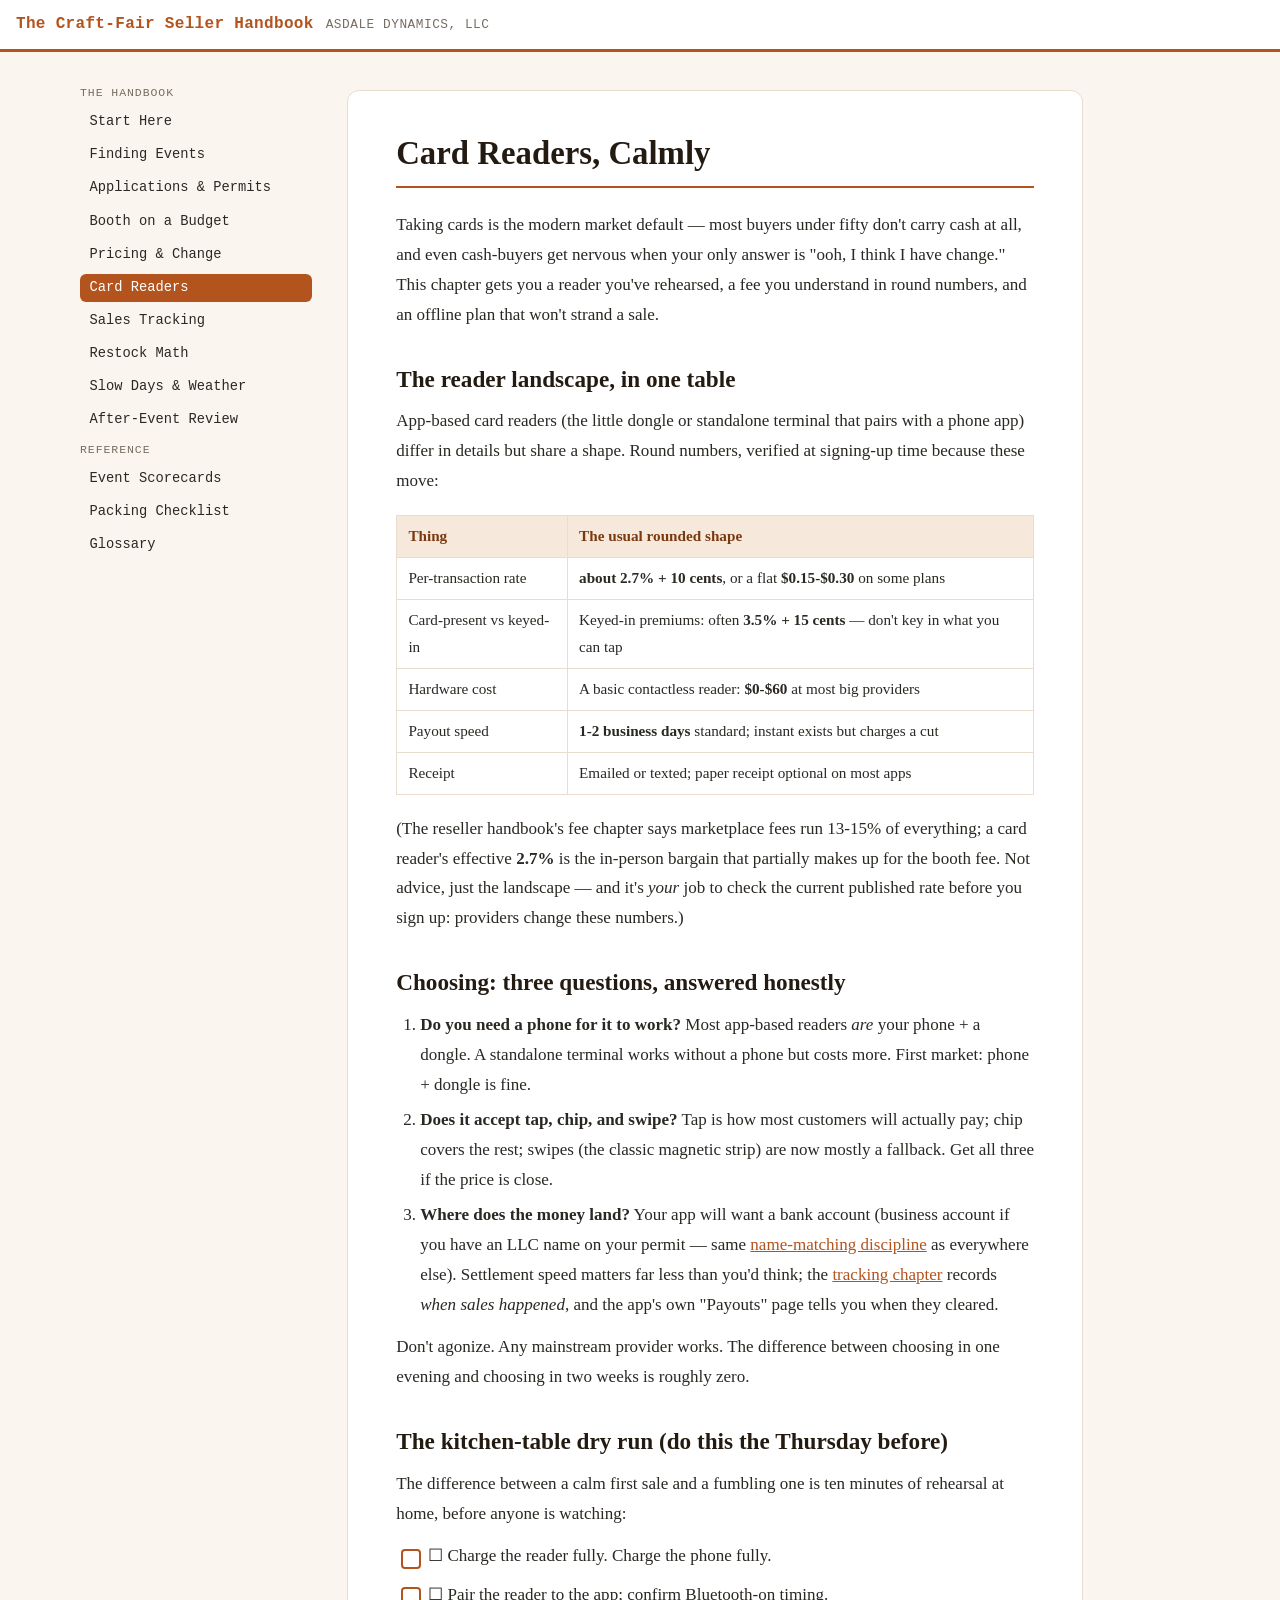
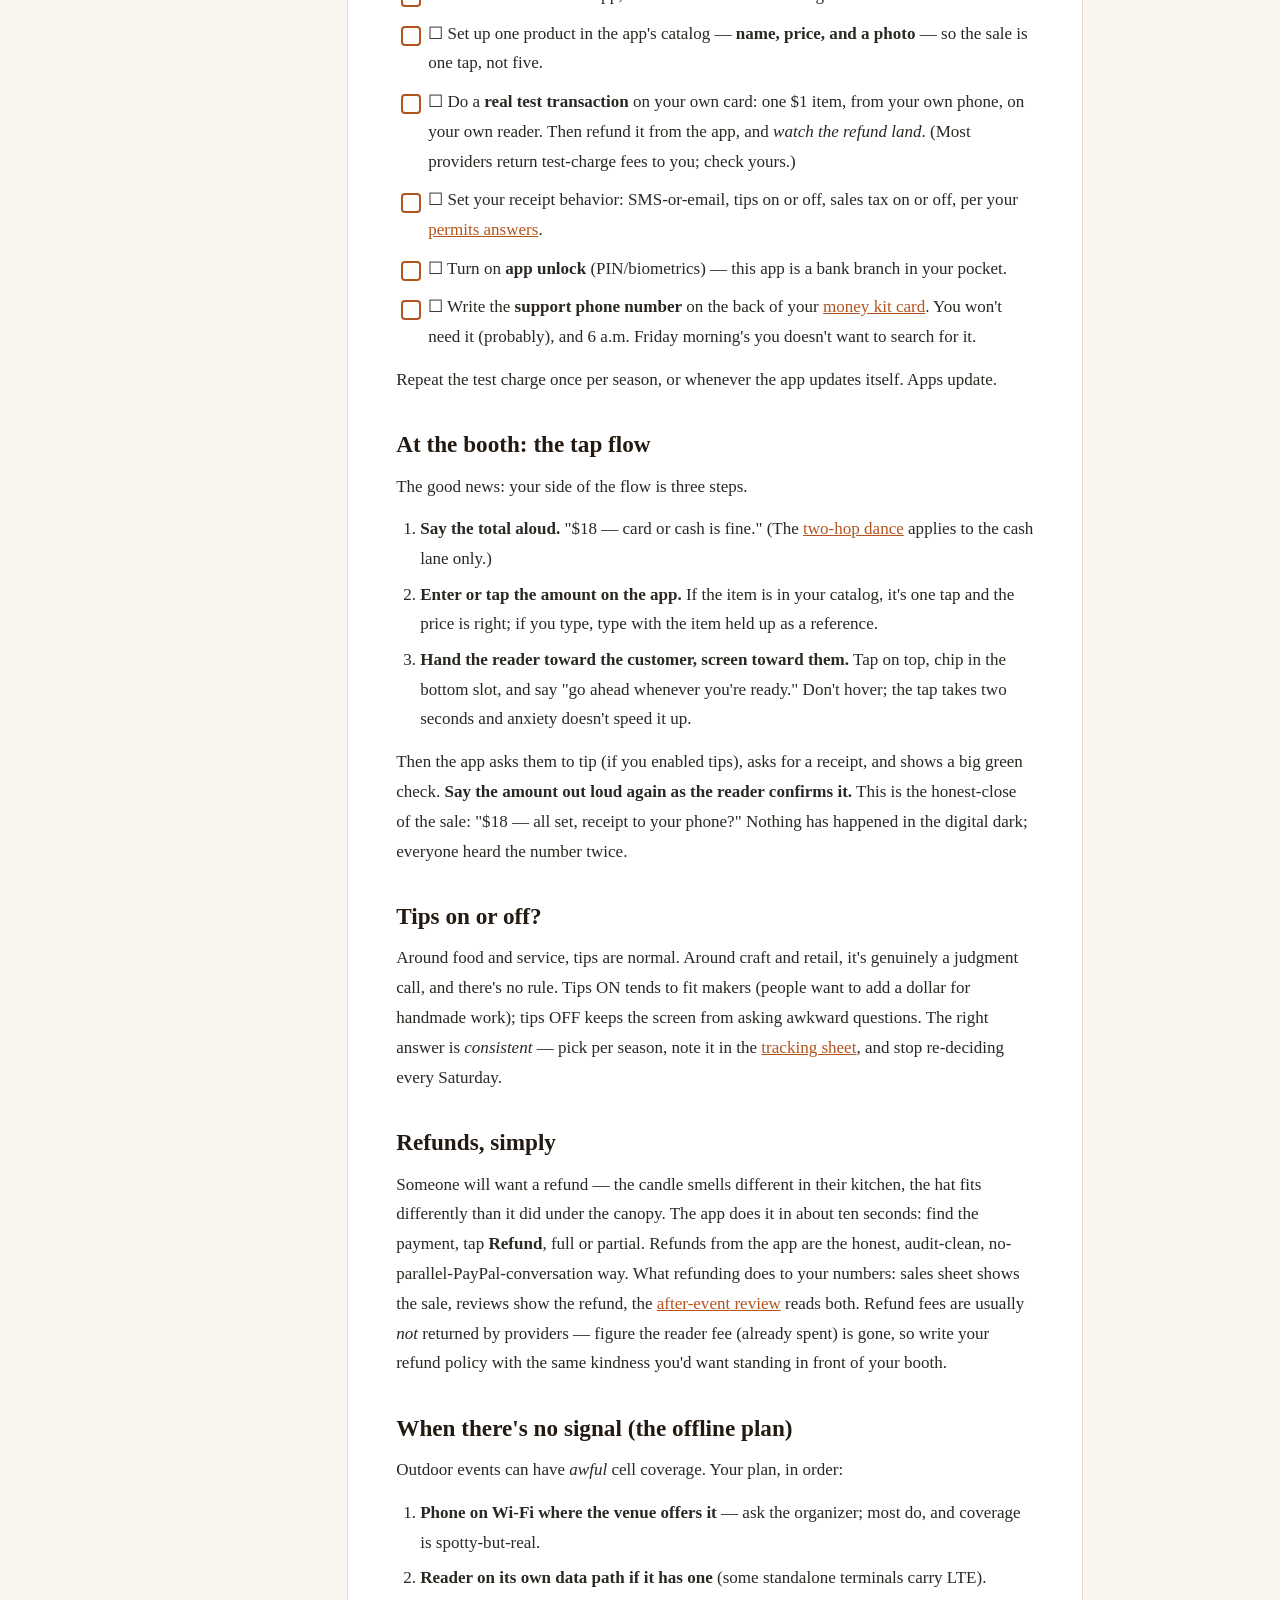
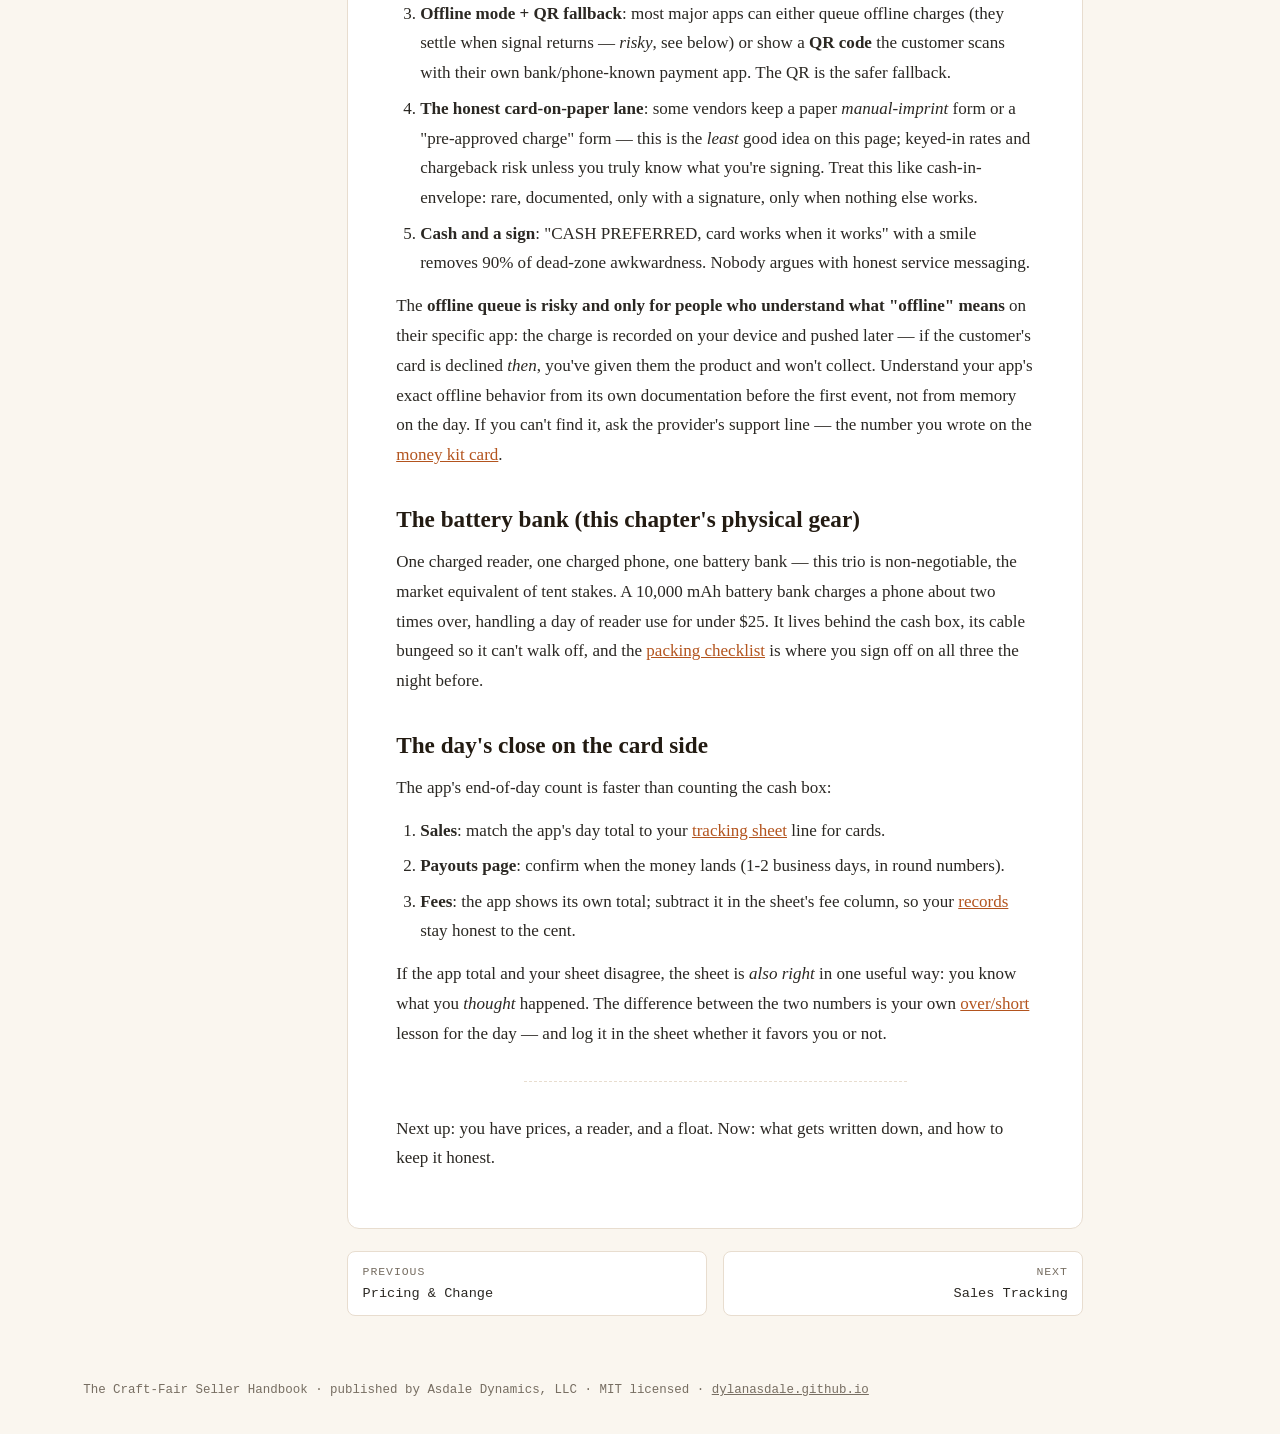
<file: site/05-card-readers.html>
<!DOCTYPE html>
<html lang="en">
<head>
<meta charset="utf-8">
<meta name="viewport" content="width=device-width, initial-scale=1">
<title>Card Readers, Calmly — The Craft-Fair Seller Handbook</title>
<style>
:root {
  --bg: #faf6ef;
  --surface: #ffffff;
  --ink: #2b2823;
  --muted: #776e62;
  --accent: #b3541e;
  --accent-soft: #f7e8dc;
  --line: #e8ddcf;
  --code-bg: #f4efe6;
  --sidebar-w: 16.5rem;
}

* { box-sizing: border-box; }

html { scroll-behavior: smooth; }

body {
  margin: 0;
  font-family: Georgia, "Iowan Old Style", "Times New Roman", serif;
  font-size: 1.065rem;
  line-height: 1.75;
  color: var(--ink);
  background: var(--bg);
}

code, pre, .nav, .skip-link, .pager, .page-footer, .site-header {
  font-family: ui-monospace, "SF Mono", "Cascadia Code", Consolas, Menlo, monospace;
}

.site-header {
  background: var(--surface);
  border-bottom: 3px solid var(--accent);
  padding: 0.65rem 1rem;
  display: flex;
  align-items: baseline;
  gap: 0.75rem;
  flex-wrap: wrap;
}

.site-header .brand {
  font-weight: 700;
  letter-spacing: 0.02em;
  color: var(--accent);
  text-decoration: none;
  font-size: 1rem;
}

.site-header .tagline {
  color: var(--muted);
  font-size: 0.8rem;
  letter-spacing: 0.04em;
  text-transform: uppercase;
}

.skip-link {
  position: absolute;
  left: -999px;
  top: 0;
  background: var(--accent);
  color: #fff;
  padding: 0.5rem 0.75rem;
  z-index: 10;
}

.skip-link:focus { left: 0.5rem; top: 0.5rem; }

.layout {
  display: flex;
  max-width: 72rem;
  margin: 0 auto;
  align-items: flex-start;
}

.sidebar {
  width: var(--sidebar-w);
  flex: none;
  position: sticky;
  top: 0;
  padding: 1.6rem 1rem 2rem;
  font-size: 0.86rem;
  max-height: 100vh;
  overflow-y: auto;
}

.nav { list-style: none; margin: 0; padding: 0; }

.nav .nav-label {
  color: var(--muted);
  font-size: 0.72rem;
  letter-spacing: 0.08em;
  text-transform: uppercase;
  margin: 1.1rem 0 0.35rem;
  display: block;
}

.nav .nav-label:first-child { margin-top: 0; }

.nav a {
  display: block;
  color: var(--ink);
  text-decoration: none;
  padding: 0.28rem 0.6rem;
  border-radius: 6px;
  line-height: 1.35;
}

.nav a:hover { background: var(--accent-soft); }

.nav a.active {
  background: var(--accent);
  color: #fff;
}

main {
  flex: 1;
  min-width: 0;
  padding: 2.4rem 1.2rem 3rem;
}

article {
  background: var(--surface);
  border: 1px solid var(--line);
  border-radius: 12px;
  padding: 2.6rem 3rem;
  max-width: 46rem;
}

h1, h2, h3, h4 {
  font-family: Georgia, serif;
  line-height: 1.25;
  color: #231b12;
  scroll-margin-top: 1rem;
}

h1 {
  font-size: 2.05rem;
  margin: 0 0 1.4rem;
  padding-bottom: 0.75rem;
  border-bottom: 2px solid var(--accent);
}

h2 { font-size: 1.45rem; margin: 2.2rem 0 0.7rem; }
h3 { font-size: 1.18rem; margin: 1.8rem 0 0.5rem; }

p { margin: 0.8rem 0; }

a { color: var(--accent); }

a:hover { text-decoration-thickness: 2px; }

blockquote {
  margin: 1.2rem 0;
  padding: 0.7rem 1.1rem;
  border-left: 4px solid var(--accent);
  background: var(--accent-soft);
  border-radius: 0 8px 8px 0;
  font-style: italic;
}

blockquote p { margin: 0.3rem 0; }

code {
  background: var(--code-bg);
  border: 1px solid var(--line);
  border-radius: 5px;
  padding: 0.1rem 0.34rem;
  font-size: 0.87em;
}

pre {
  background: #38291d;
  color: #f4ede4;
  border-radius: 10px;
  padding: 1rem 1.2rem;
  overflow-x: auto;
  line-height: 1.55;
  font-size: 0.86rem;
}

pre code {
  background: none;
  border: none;
  padding: 0;
  color: inherit;
  font-size: inherit;
}

ul, ol { padding-left: 1.5rem; margin: 0.8rem 0; }

li { margin: 0.35rem 0; }

ul.checklist { list-style: none; padding-left: 0.3rem; }

ul.checklist li {
  padding-left: 1.7rem;
  position: relative;
}

ul.checklist li::before {
  content: "";
  position: absolute;
  left: 0;
  top: 0.42em;
  width: 1rem;
  height: 1rem;
  border: 2px solid var(--accent);
  border-radius: 4px;
  background: #fff;
}

ul.checklist li { margin: 0.55rem 0; }

table {
  border-collapse: collapse;
  width: 100%;
  margin: 1.2rem 0;
  font-size: 0.95rem;
}

th, td {
  border: 1px solid var(--line);
  padding: 0.45rem 0.7rem;
  text-align: left;
  vertical-align: top;
}

th { background: var(--accent-soft); color: #7a3a10; }

hr {
  border: none;
  border-top: 1px dashed var(--line);
  margin: 2rem auto;
  width: 60%;
}

.pager {
  max-width: 46rem;
  display: flex;
  justify-content: space-between;
  gap: 1rem;
  margin-top: 1.4rem;
  font-size: 0.85rem;
}

.pager a {
  background: var(--surface);
  border: 1px solid var(--line);
  border-radius: 8px;
  padding: 0.6rem 0.9rem;
  text-decoration: none;
  color: var(--ink);
  flex: 1;
}

.pager a:hover { border-color: var(--accent); }
.pager .next { text-align: right; }

.pager .dir {
  display: block;
  color: var(--muted);
  font-size: 0.72rem;
  text-transform: uppercase;
  letter-spacing: 0.08em;
}

.page-footer {
  max-width: 72rem;
  margin: 0 auto;
  padding: 1rem 1.2rem 2rem;
  color: var(--muted);
  font-size: 0.78rem;
}

.page-footer a { color: var(--muted); }

@media (max-width: 56rem) {
  .layout { flex-direction: column; }
  .sidebar {
    position: static;
    width: 100%;
    max-height: none;
    border-bottom: 1px solid var(--line);
    padding-bottom: 1rem;
  }
  article { padding: 1.6rem 1.2rem; }
}

</style>
</head>
<body>
<a class="skip-link" href="#content">Skip to content</a>
<header class="site-header">
  <a class="brand" href="index.html">The Craft-Fair Seller Handbook</a>
  <span class="tagline">Asdale Dynamics, LLC</span>
</header>
<div class="layout">
  <nav class="sidebar" aria-label="Chapters">
    <ul class="nav"><li><span class="nav-label">The handbook</span></li><li><a class="" href="index.html">Start Here</a></li><li><a class="" href="01-finding-events.html">Finding Events</a></li><li><a class="" href="02-applications-and-permits.html">Applications &amp; Permits</a></li><li><a class="" href="03-booth-setup-on-a-budget.html">Booth on a Budget</a></li><li><a class="" href="04-pricing-and-making-change.html">Pricing &amp; Change</a></li><li><a class="active" href="05-card-readers.html">Card Readers</a></li><li><a class="" href="06-honest-sales-tracking.html">Sales Tracking</a></li><li><a class="" href="07-restock-math.html">Restock Math</a></li><li><a class="" href="08-slow-days-and-weather.html">Slow Days &amp; Weather</a></li><li><a class="" href="09-after-event-review.html">After-Event Review</a></li><li><span class="nav-label">Reference</span></li><li><a class="" href="event-scorecards.html">Event Scorecards</a></li><li><a class="" href="packing-checklist.html">Packing Checklist</a></li><li><a class="" href="glossary.html">Glossary</a></li></ul>
  </nav>
  <main id="content">
    <article>
<h1 id="card-readers-calmly">Card Readers, Calmly</h1>
<p>Taking cards is the modern market default — most buyers under fifty don't carry cash at all, and even cash-buyers get nervous when your only answer is "ooh, I think I have change." This chapter gets you a reader you've rehearsed, a fee you understand in round numbers, and an offline plan that won't strand a sale.</p>
<h2 id="the-reader-landscape-in-one-table">The reader landscape, in one table</h2>
<p>App-based card readers (the little dongle or standalone terminal that pairs with a phone app) differ in details but share a shape. Round numbers, verified at signing-up time because these move:</p>
<table><thead><tr><th>Thing</th><th>The usual rounded shape</th></tr></thead><tbody><tr><td>Per-transaction rate</td><td><strong>about 2.7% + 10 cents</strong>, or a flat <strong>$0.15-$0.30</strong> on some plans</td></tr><tr><td>Card-present vs keyed-in</td><td>Keyed-in premiums: often <strong>3.5% + 15 cents</strong> — don't key in what you can tap</td></tr><tr><td>Hardware cost</td><td>A basic contactless reader: <strong>$0-$60</strong> at most big providers</td></tr><tr><td>Payout speed</td><td><strong>1-2 business days</strong> standard; instant exists but charges a cut</td></tr><tr><td>Receipt</td><td>Emailed or texted; paper receipt optional on most apps</td></tr></tbody></table>
<p>(The reseller handbook's fee chapter says marketplace fees run 13-15% of everything; a card reader's effective <strong>2.7%</strong> is the in-person bargain that partially makes up for the booth fee. Not advice, just the landscape — and it's <em>your</em> job to check the current published rate before you sign up: providers change these numbers.)</p>
<h2 id="choosing-three-questions-answered-honestly">Choosing: three questions, answered honestly</h2>
<ol>
<li><strong>Do you need a phone for it to work?</strong> Most app-based readers <em>are</em> your phone + a dongle. A standalone terminal works without a phone but costs more. First market: phone + dongle is fine.</li>
<li><strong>Does it accept tap, chip, and swipe?</strong> Tap is how most customers will actually pay; chip covers the rest; swipes (the classic magnetic strip) are now mostly a fallback. Get all three if the price is close.</li>
<li><strong>Where does the money land?</strong> Your app will want a bank account (business account if you have an LLC name on your permit — same <a href="02-applications-and-permits.html">name-matching discipline</a> as everywhere else). Settlement speed matters far less than you'd think; the <a href="06-honest-sales-tracking.html">tracking chapter</a> records <em>when sales happened</em>, and the app's own "Payouts" page tells you when they cleared.</li>
</ol>
<p>Don't agonize. Any mainstream provider works. The difference between choosing in one evening and choosing in two weeks is roughly zero.</p>
<h2 id="the-kitchen-table-dry-run-do-this-the-thursday-before">The kitchen-table dry run (do this the Thursday before)</h2>
<p>The difference between a calm first sale and a fumbling one is ten minutes of rehearsal at home, before anyone is watching:</p>
<ul class="checklist">
<li>&#9744; Charge the reader fully. Charge the phone fully.</li>
<li>&#9744; Pair the reader to the app; confirm Bluetooth-on timing.</li>
<li>&#9744; Set up one product in the app's catalog — <strong>name, price, and a photo</strong> — so the sale is one tap, not five.</li>
<li>&#9744; Do a <strong>real test transaction</strong> on your own card: one $1 item, from your own phone, on your own reader. Then refund it from the app, and <em>watch the refund land</em>. (Most providers return test-charge fees to you; check yours.)</li>
<li>&#9744; Set your receipt behavior: SMS-or-email, tips on or off, sales tax on or off, per your <a href="02-applications-and-permits.html">permits answers</a>.</li>
<li>&#9744; Turn on <strong>app unlock</strong> (PIN/biometrics) — this app is a bank branch in your pocket.</li>
<li>&#9744; Write the <strong>support phone number</strong> on the back of your <a href="packing-checklist.html">money kit card</a>. You won't need it (probably), and 6 a.m. Friday morning's you doesn't want to search for it.</li>
</ul>
<p>Repeat the test charge once per season, or whenever the app updates itself. Apps update.</p>
<h2 id="at-the-booth-the-tap-flow">At the booth: the tap flow</h2>
<p>The good news: your side of the flow is three steps.</p>
<ol>
<li><strong>Say the total aloud.</strong> "$18 — card or cash is fine." (The <a href="04-pricing-and-making-change.html">two-hop dance</a> applies to the cash lane only.)</li>
<li><strong>Enter or tap the amount on the app.</strong> If the item is in your catalog, it's one tap and the price is right; if you type, type with the item held up as a reference.</li>
<li><strong>Hand the reader toward the customer, screen toward them.</strong> Tap on top, chip in the bottom slot, and say "go ahead whenever you're ready." Don't hover; the tap takes two seconds and anxiety doesn't speed it up.</li>
</ol>
<p>Then the app asks them to tip (if you enabled tips), asks for a receipt, and shows a big green check. <strong>Say the amount out loud again as the reader confirms it.</strong> This is the honest-close of the sale: "$18 — all set, receipt to your phone?" Nothing has happened in the digital dark; everyone heard the number twice.</p>
<h2 id="tips-on-or-off">Tips on or off?</h2>
<p>Around food and service, tips are normal. Around craft and retail, it's genuinely a judgment call, and there's no rule. Tips ON tends to fit makers (people want to add a dollar for handmade work); tips OFF keeps the screen from asking awkward questions. The right answer is <em>consistent</em> — pick per season, note it in the <a href="06-honest-sales-tracking.html">tracking sheet</a>, and stop re-deciding every Saturday.</p>
<h2 id="refunds-simply">Refunds, simply</h2>
<p>Someone will want a refund — the candle smells different in their kitchen, the hat fits differently than it did under the canopy. The app does it in about ten seconds: find the payment, tap <strong>Refund</strong>, full or partial. Refunds from the app are the honest, audit-clean, no-parallel-PayPal-conversation way. What refunding does to your numbers: sales sheet shows the sale, reviews show the refund, the <a href="09-after-event-review.html">after-event review</a> reads both. Refund fees are usually <em>not</em> returned by providers — figure the reader fee (already spent) is gone, so write your refund policy with the same kindness you'd want standing in front of your booth.</p>
<h2 id="when-theres-no-signal-the-offline-plan">When there's no signal (the offline plan)</h2>
<p>Outdoor events can have <em>awful</em> cell coverage. Your plan, in order:</p>
<ol>
<li><strong>Phone on Wi-Fi where the venue offers it</strong> — ask the organizer; most do, and coverage is spotty-but-real.</li>
<li><strong>Reader on its own data path if it has one</strong> (some standalone terminals carry LTE).</li>
<li><strong>Offline mode + QR fallback</strong>: most major apps can either queue offline charges (they settle when signal returns — <em>risky</em>, see below) or show a <strong>QR code</strong> the customer scans with their own bank/phone-known payment app. The QR is the safer fallback.</li>
<li><strong>The honest card-on-paper lane</strong>: some vendors keep a paper <em>manual-imprint</em> form or a "pre-approved charge" form — this is the <em>least</em> good idea on this page; keyed-in rates and chargeback risk unless you truly know what you're signing. Treat this like cash-in-envelope: rare, documented, only with a signature, only when nothing else works.</li>
<li><strong>Cash and a sign</strong>: "CASH PREFERRED, card works when it works" with a smile removes 90% of dead-zone awkwardness. Nobody argues with honest service messaging.</li>
</ol>
<p>The <strong>offline queue is risky and only for people who understand what "offline" means</strong> on their specific app: the charge is recorded on your device and pushed later — if the customer's card is declined <em>then</em>, you've given them the product and won't collect. Understand your app's exact offline behavior from its own documentation before the first event, not from memory on the day. If you can't find it, ask the provider's support line — the number you wrote on the <a href="packing-checklist.html">money kit card</a>.</p>
<h2 id="the-battery-bank-this-chapters-physical-gear">The battery bank (this chapter's physical gear)</h2>
<p>One charged reader, one charged phone, one battery bank — this trio is non-negotiable, the market equivalent of tent stakes. A 10,000 mAh battery bank charges a phone about two times over, handling a day of reader use for under $25. It lives behind the cash box, its cable bungeed so it can't walk off, and the <a href="packing-checklist.html">packing checklist</a> is where you sign off on all three the night before.</p>
<h2 id="the-days-close-on-the-card-side">The day's close on the card side</h2>
<p>The app's end-of-day count is faster than counting the cash box:</p>
<ol>
<li><strong>Sales</strong>: match the app's day total to your <a href="06-honest-sales-tracking.html">tracking sheet</a> line for cards.</li>
<li><strong>Payouts page</strong>: confirm when the money lands (1-2 business days, in round numbers).</li>
<li><strong>Fees</strong>: the app shows its own total; subtract it in the sheet's fee column, so your <a href="06-honest-sales-tracking.html">records</a> stay honest to the cent.</li>
</ol>
<p>If the app total and your sheet disagree, the sheet is <em>also right</em> in one useful way: you know what you <em>thought</em> happened. The difference between the two numbers is your own <a href="glossary.html">over/short</a> lesson for the day — and log it in the sheet whether it favors you or not.</p>
<hr>
<p>Next up: you have prices, a reader, and a float. Now: what gets written down, and how to keep it honest.</p>
    </article>
    <nav class="pager" aria-label="Previous and next chapter">
      <a class="prev" href="04-pricing-and-making-change.html"><span class="dir">Previous</span>Pricing &amp; Change</a>
      <a class="next" href="06-honest-sales-tracking.html"><span class="dir">Next</span>Sales Tracking</a>
    </nav>
  </main>
</div>
<footer class="page-footer">
  The Craft-Fair Seller Handbook · published by Asdale Dynamics, LLC ·
  MIT licensed · <a href="https://dylanasdale.github.io">dylanasdale.github.io</a>
</footer>
</body>
</html>
</file>
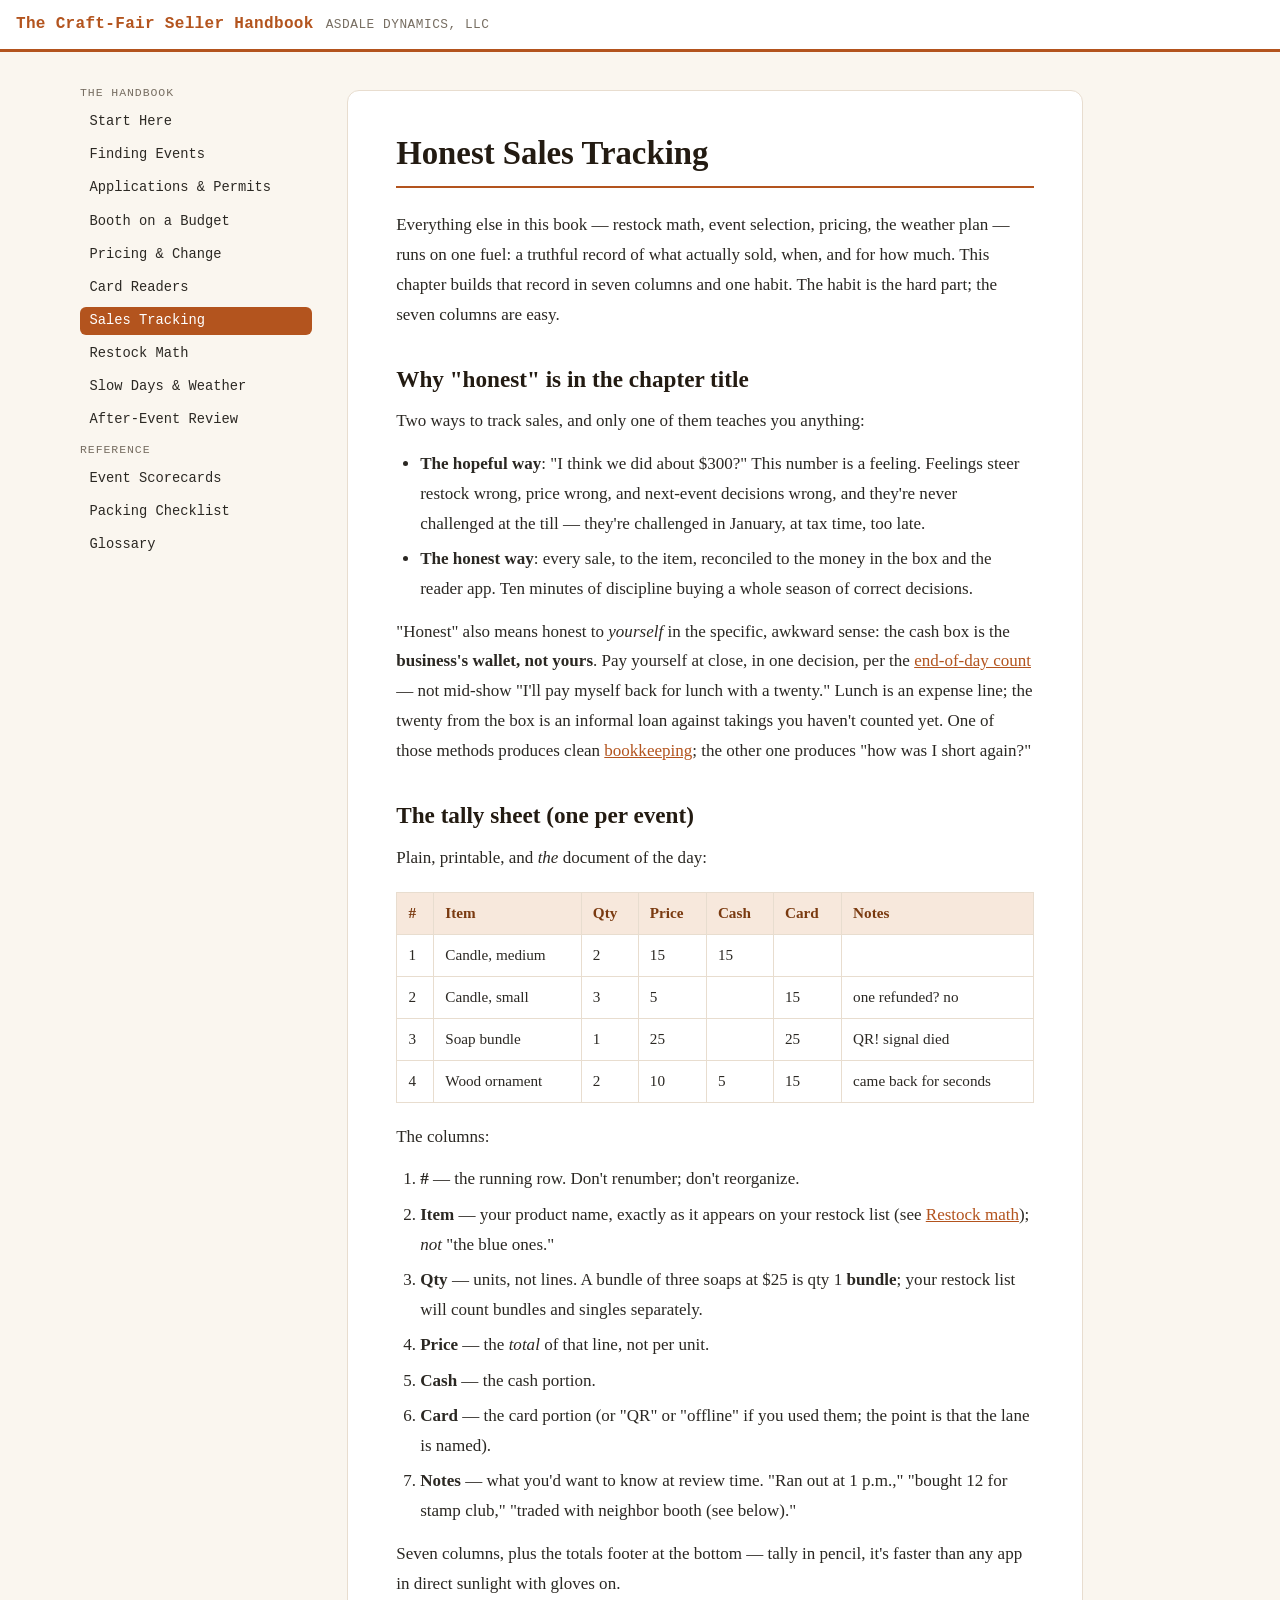
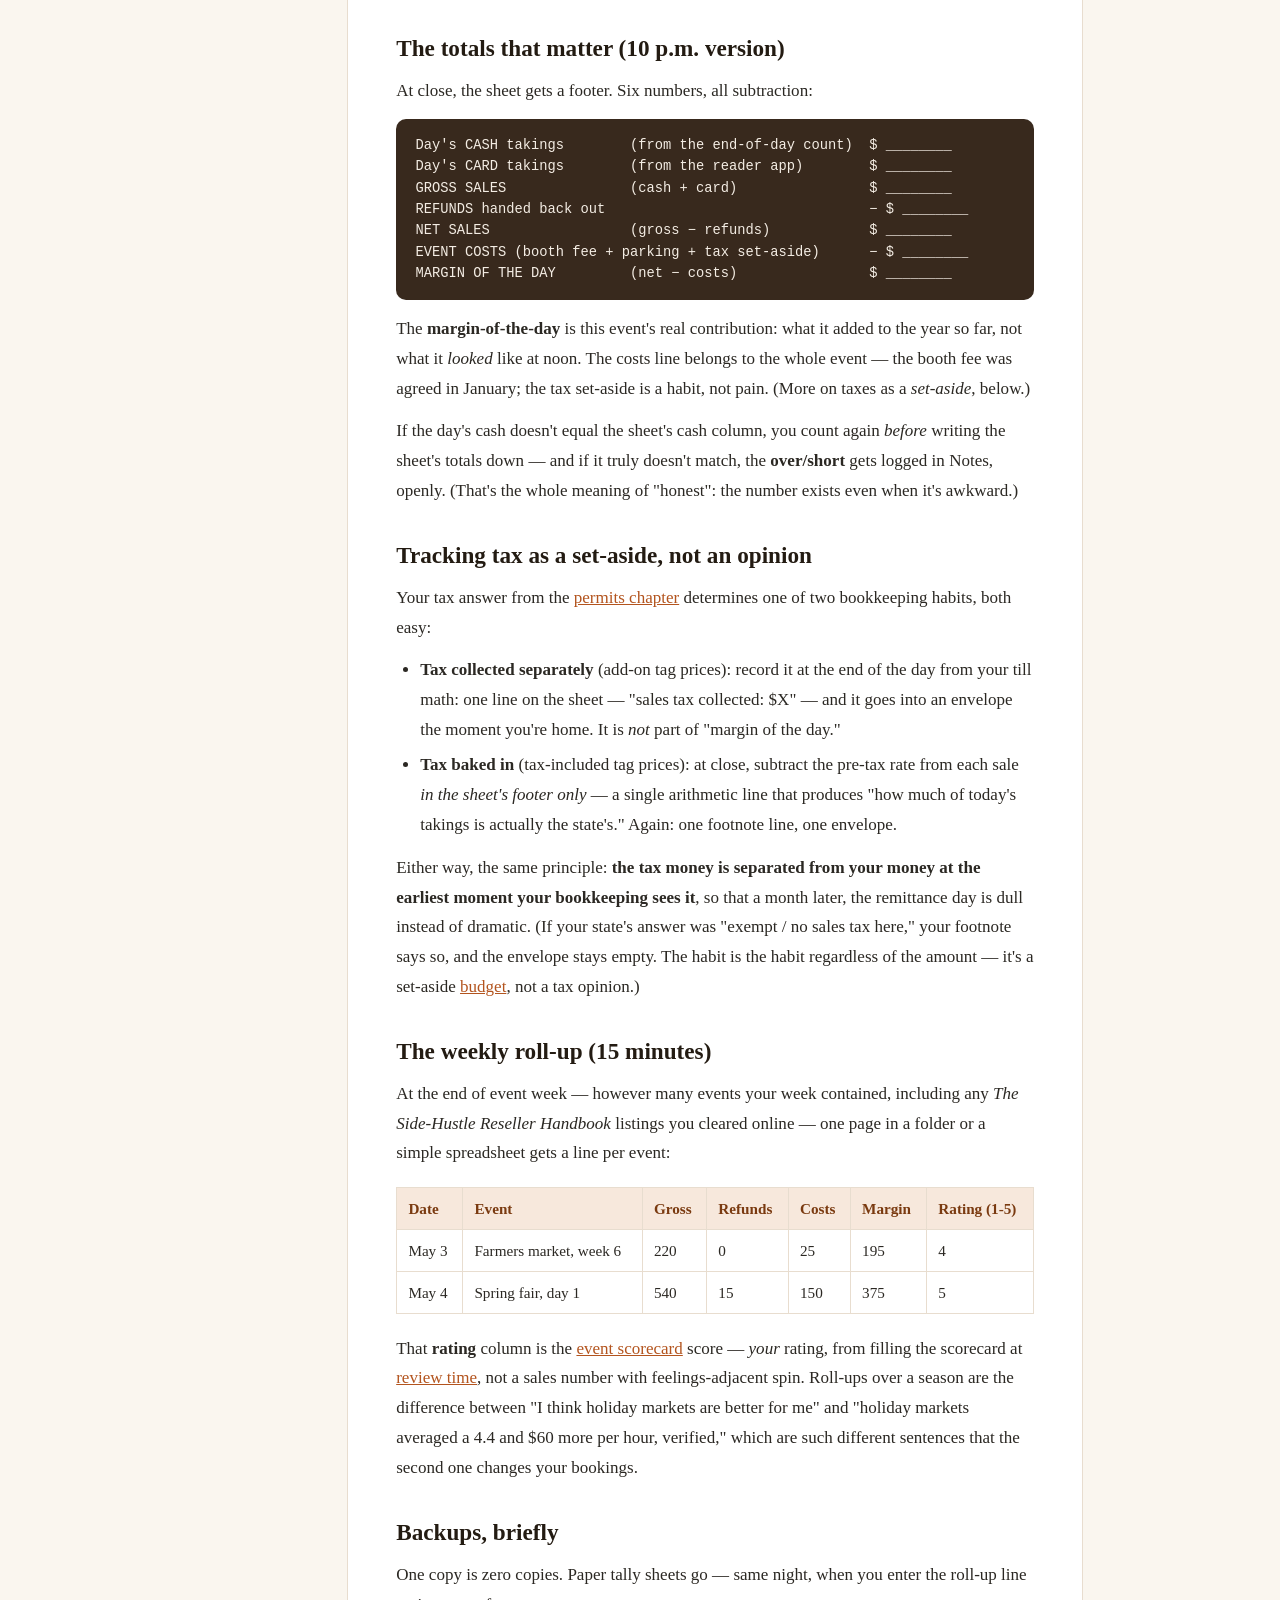
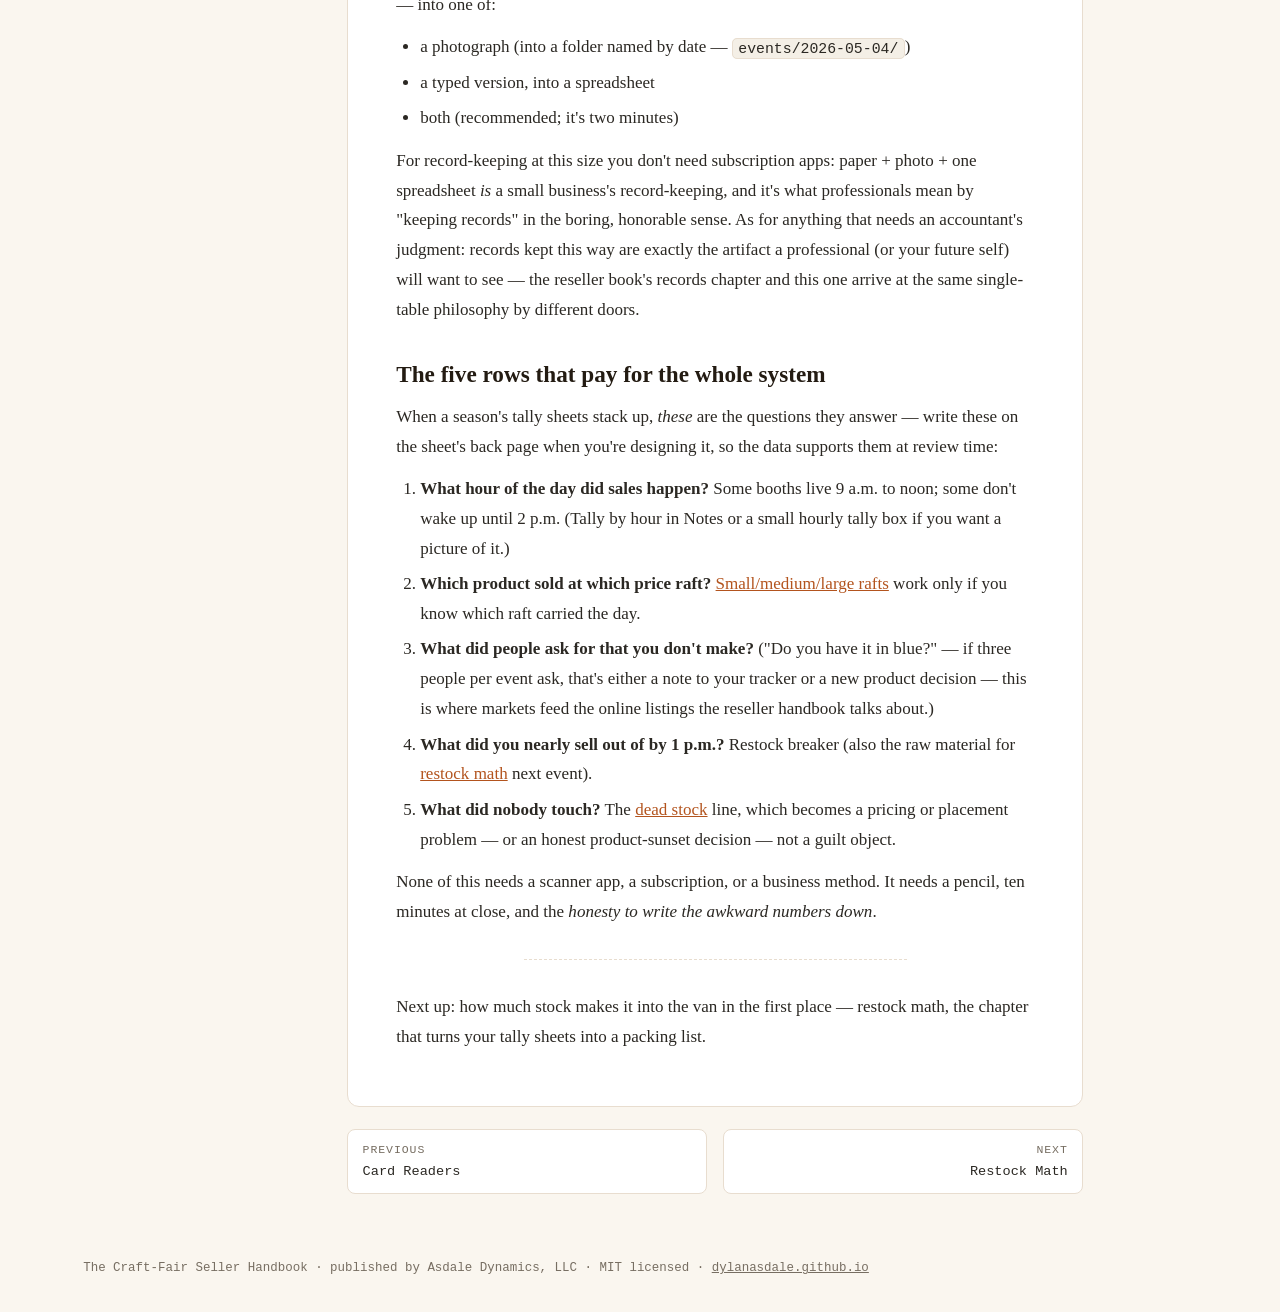
<file: site/06-honest-sales-tracking.html>
<!DOCTYPE html>
<html lang="en">
<head>
<meta charset="utf-8">
<meta name="viewport" content="width=device-width, initial-scale=1">
<title>Honest Sales Tracking — The Craft-Fair Seller Handbook</title>
<style>
:root {
  --bg: #faf6ef;
  --surface: #ffffff;
  --ink: #2b2823;
  --muted: #776e62;
  --accent: #b3541e;
  --accent-soft: #f7e8dc;
  --line: #e8ddcf;
  --code-bg: #f4efe6;
  --sidebar-w: 16.5rem;
}

* { box-sizing: border-box; }

html { scroll-behavior: smooth; }

body {
  margin: 0;
  font-family: Georgia, "Iowan Old Style", "Times New Roman", serif;
  font-size: 1.065rem;
  line-height: 1.75;
  color: var(--ink);
  background: var(--bg);
}

code, pre, .nav, .skip-link, .pager, .page-footer, .site-header {
  font-family: ui-monospace, "SF Mono", "Cascadia Code", Consolas, Menlo, monospace;
}

.site-header {
  background: var(--surface);
  border-bottom: 3px solid var(--accent);
  padding: 0.65rem 1rem;
  display: flex;
  align-items: baseline;
  gap: 0.75rem;
  flex-wrap: wrap;
}

.site-header .brand {
  font-weight: 700;
  letter-spacing: 0.02em;
  color: var(--accent);
  text-decoration: none;
  font-size: 1rem;
}

.site-header .tagline {
  color: var(--muted);
  font-size: 0.8rem;
  letter-spacing: 0.04em;
  text-transform: uppercase;
}

.skip-link {
  position: absolute;
  left: -999px;
  top: 0;
  background: var(--accent);
  color: #fff;
  padding: 0.5rem 0.75rem;
  z-index: 10;
}

.skip-link:focus { left: 0.5rem; top: 0.5rem; }

.layout {
  display: flex;
  max-width: 72rem;
  margin: 0 auto;
  align-items: flex-start;
}

.sidebar {
  width: var(--sidebar-w);
  flex: none;
  position: sticky;
  top: 0;
  padding: 1.6rem 1rem 2rem;
  font-size: 0.86rem;
  max-height: 100vh;
  overflow-y: auto;
}

.nav { list-style: none; margin: 0; padding: 0; }

.nav .nav-label {
  color: var(--muted);
  font-size: 0.72rem;
  letter-spacing: 0.08em;
  text-transform: uppercase;
  margin: 1.1rem 0 0.35rem;
  display: block;
}

.nav .nav-label:first-child { margin-top: 0; }

.nav a {
  display: block;
  color: var(--ink);
  text-decoration: none;
  padding: 0.28rem 0.6rem;
  border-radius: 6px;
  line-height: 1.35;
}

.nav a:hover { background: var(--accent-soft); }

.nav a.active {
  background: var(--accent);
  color: #fff;
}

main {
  flex: 1;
  min-width: 0;
  padding: 2.4rem 1.2rem 3rem;
}

article {
  background: var(--surface);
  border: 1px solid var(--line);
  border-radius: 12px;
  padding: 2.6rem 3rem;
  max-width: 46rem;
}

h1, h2, h3, h4 {
  font-family: Georgia, serif;
  line-height: 1.25;
  color: #231b12;
  scroll-margin-top: 1rem;
}

h1 {
  font-size: 2.05rem;
  margin: 0 0 1.4rem;
  padding-bottom: 0.75rem;
  border-bottom: 2px solid var(--accent);
}

h2 { font-size: 1.45rem; margin: 2.2rem 0 0.7rem; }
h3 { font-size: 1.18rem; margin: 1.8rem 0 0.5rem; }

p { margin: 0.8rem 0; }

a { color: var(--accent); }

a:hover { text-decoration-thickness: 2px; }

blockquote {
  margin: 1.2rem 0;
  padding: 0.7rem 1.1rem;
  border-left: 4px solid var(--accent);
  background: var(--accent-soft);
  border-radius: 0 8px 8px 0;
  font-style: italic;
}

blockquote p { margin: 0.3rem 0; }

code {
  background: var(--code-bg);
  border: 1px solid var(--line);
  border-radius: 5px;
  padding: 0.1rem 0.34rem;
  font-size: 0.87em;
}

pre {
  background: #38291d;
  color: #f4ede4;
  border-radius: 10px;
  padding: 1rem 1.2rem;
  overflow-x: auto;
  line-height: 1.55;
  font-size: 0.86rem;
}

pre code {
  background: none;
  border: none;
  padding: 0;
  color: inherit;
  font-size: inherit;
}

ul, ol { padding-left: 1.5rem; margin: 0.8rem 0; }

li { margin: 0.35rem 0; }

ul.checklist { list-style: none; padding-left: 0.3rem; }

ul.checklist li {
  padding-left: 1.7rem;
  position: relative;
}

ul.checklist li::before {
  content: "";
  position: absolute;
  left: 0;
  top: 0.42em;
  width: 1rem;
  height: 1rem;
  border: 2px solid var(--accent);
  border-radius: 4px;
  background: #fff;
}

ul.checklist li { margin: 0.55rem 0; }

table {
  border-collapse: collapse;
  width: 100%;
  margin: 1.2rem 0;
  font-size: 0.95rem;
}

th, td {
  border: 1px solid var(--line);
  padding: 0.45rem 0.7rem;
  text-align: left;
  vertical-align: top;
}

th { background: var(--accent-soft); color: #7a3a10; }

hr {
  border: none;
  border-top: 1px dashed var(--line);
  margin: 2rem auto;
  width: 60%;
}

.pager {
  max-width: 46rem;
  display: flex;
  justify-content: space-between;
  gap: 1rem;
  margin-top: 1.4rem;
  font-size: 0.85rem;
}

.pager a {
  background: var(--surface);
  border: 1px solid var(--line);
  border-radius: 8px;
  padding: 0.6rem 0.9rem;
  text-decoration: none;
  color: var(--ink);
  flex: 1;
}

.pager a:hover { border-color: var(--accent); }
.pager .next { text-align: right; }

.pager .dir {
  display: block;
  color: var(--muted);
  font-size: 0.72rem;
  text-transform: uppercase;
  letter-spacing: 0.08em;
}

.page-footer {
  max-width: 72rem;
  margin: 0 auto;
  padding: 1rem 1.2rem 2rem;
  color: var(--muted);
  font-size: 0.78rem;
}

.page-footer a { color: var(--muted); }

@media (max-width: 56rem) {
  .layout { flex-direction: column; }
  .sidebar {
    position: static;
    width: 100%;
    max-height: none;
    border-bottom: 1px solid var(--line);
    padding-bottom: 1rem;
  }
  article { padding: 1.6rem 1.2rem; }
}

</style>
</head>
<body>
<a class="skip-link" href="#content">Skip to content</a>
<header class="site-header">
  <a class="brand" href="index.html">The Craft-Fair Seller Handbook</a>
  <span class="tagline">Asdale Dynamics, LLC</span>
</header>
<div class="layout">
  <nav class="sidebar" aria-label="Chapters">
    <ul class="nav"><li><span class="nav-label">The handbook</span></li><li><a class="" href="index.html">Start Here</a></li><li><a class="" href="01-finding-events.html">Finding Events</a></li><li><a class="" href="02-applications-and-permits.html">Applications &amp; Permits</a></li><li><a class="" href="03-booth-setup-on-a-budget.html">Booth on a Budget</a></li><li><a class="" href="04-pricing-and-making-change.html">Pricing &amp; Change</a></li><li><a class="" href="05-card-readers.html">Card Readers</a></li><li><a class="active" href="06-honest-sales-tracking.html">Sales Tracking</a></li><li><a class="" href="07-restock-math.html">Restock Math</a></li><li><a class="" href="08-slow-days-and-weather.html">Slow Days &amp; Weather</a></li><li><a class="" href="09-after-event-review.html">After-Event Review</a></li><li><span class="nav-label">Reference</span></li><li><a class="" href="event-scorecards.html">Event Scorecards</a></li><li><a class="" href="packing-checklist.html">Packing Checklist</a></li><li><a class="" href="glossary.html">Glossary</a></li></ul>
  </nav>
  <main id="content">
    <article>
<h1 id="honest-sales-tracking">Honest Sales Tracking</h1>
<p>Everything else in this book — restock math, event selection, pricing, the weather plan — runs on one fuel: a truthful record of what actually sold, when, and for how much. This chapter builds that record in seven columns and one habit. The habit is the hard part; the seven columns are easy.</p>
<h2 id="why-honest-is-in-the-chapter-title">Why "honest" is in the chapter title</h2>
<p>Two ways to track sales, and only one of them teaches you anything:</p>
<ul>
<li><strong>The hopeful way</strong>: "I think we did about $300?" This number is a feeling. Feelings steer restock wrong, price wrong, and next-event decisions wrong, and they're never challenged at the till — they're challenged in January, at tax time, too late.</li>
<li><strong>The honest way</strong>: every sale, to the item, reconciled to the money in the box and the reader app. Ten minutes of discipline buying a whole season of correct decisions.</li>
</ul>
<p>"Honest" also means honest to <em>yourself</em> in the specific, awkward sense: the cash box is the <strong>business's wallet, not yours</strong>. Pay yourself at close, in one decision, per the <a href="04-pricing-and-making-change.html">end-of-day count</a> — not mid-show "I'll pay myself back for lunch with a twenty." Lunch is an expense line; the twenty from the box is an informal loan against takings you haven't counted yet. One of those methods produces clean <a href="glossary.html">bookkeeping</a>; the other one produces "how was I short again?"</p>
<h2 id="the-tally-sheet-one-per-event">The tally sheet (one per event)</h2>
<p>Plain, printable, and <em>the</em> document of the day:</p>
<table><thead><tr><th>#</th><th>Item</th><th>Qty</th><th>Price</th><th>Cash</th><th>Card</th><th>Notes</th></tr></thead><tbody><tr><td>1</td><td>Candle, medium</td><td>2</td><td>15</td><td>15</td><td></td><td></td></tr><tr><td>2</td><td>Candle, small</td><td>3</td><td>5</td><td></td><td>15</td><td>one refunded? no</td></tr><tr><td>3</td><td>Soap bundle</td><td>1</td><td>25</td><td></td><td>25</td><td>QR! signal died</td></tr><tr><td>4</td><td>Wood ornament</td><td>2</td><td>10</td><td>5</td><td>15</td><td>came back for seconds</td></tr></tbody></table>
<p>The columns:</p>
<ol>
<li><strong>#</strong> — the running row. Don't renumber; don't reorganize.</li>
<li><strong>Item</strong> — your product name, exactly as it appears on your restock list (see <a href="07-restock-math.html">Restock math</a>); <em>not</em> "the blue ones."</li>
<li><strong>Qty</strong> — units, not lines. A bundle of three soaps at $25 is qty 1 <strong>bundle</strong>; your restock list will count bundles and singles separately.</li>
<li><strong>Price</strong> — the <em>total</em> of that line, not per unit.</li>
<li><strong>Cash</strong> — the cash portion.</li>
<li><strong>Card</strong> — the card portion (or "QR" or "offline" if you used them; the point is that the lane is named).</li>
<li><strong>Notes</strong> — what you'd want to know at review time. "Ran out at 1 p.m.," "bought 12 for stamp club," "traded with neighbor booth (see below)."</li>
</ol>
<p>Seven columns, plus the totals footer at the bottom — tally in pencil, it's faster than any app in direct sunlight with gloves on.</p>
<h2 id="the-totals-that-matter-10-pm-version">The totals that matter (10 p.m. version)</h2>
<p>At close, the sheet gets a footer. Six numbers, all subtraction:</p>
<pre><code>Day&#x27;s CASH takings        (from the end-of-day count)  $ ________
Day&#x27;s CARD takings        (from the reader app)        $ ________
GROSS SALES               (cash + card)                $ ________
REFUNDS handed back out                                − $ ________
NET SALES                 (gross − refunds)            $ ________
EVENT COSTS (booth fee + parking + tax set-aside)      − $ ________
MARGIN OF THE DAY         (net − costs)                $ ________
</code></pre>
<p>The <strong>margin-of-the-day</strong> is this event's real contribution: what it added to the year so far, not what it <em>looked</em> like at noon. The costs line belongs to the whole event — the booth fee was agreed in January; the tax set-aside is a habit, not pain. (More on taxes as a <em>set-aside</em>, below.)</p>
<p>If the day's cash doesn't equal the sheet's cash column, you count again <em>before</em> writing the sheet's totals down — and if it truly doesn't match, the <strong>over/short</strong> gets logged in Notes, openly. (That's the whole meaning of "honest": the number exists even when it's awkward.)</p>
<h2 id="tracking-tax-as-a-set-aside-not-an-opinion">Tracking tax as a set-aside, not an opinion</h2>
<p>Your tax answer from the <a href="02-applications-and-permits.html">permits chapter</a> determines one of two bookkeeping habits, both easy:</p>
<ul>
<li><strong>Tax collected separately</strong> (add-on tag prices): record it at the end of the day from your till math: one line on the sheet — "sales tax collected: $X" — and it goes into an envelope the moment you're home. It is <em>not</em> part of "margin of the day."</li>
<li><strong>Tax baked in</strong> (tax-included tag prices): at close, subtract the pre-tax rate from each sale <em>in the sheet's footer only</em> — a single arithmetic line that produces "how much of today's takings is actually the state's." Again: one footnote line, one envelope.</li>
</ul>
<p>Either way, the same principle: <strong>the tax money is separated from your money at the earliest moment your bookkeeping sees it</strong>, so that a month later, the remittance day is dull instead of dramatic. (If your state's answer was "exempt / no sales tax here," your footnote says so, and the envelope stays empty. The habit is the habit regardless of the amount — it's a set-aside <a href="glossary.html">budget</a>, not a tax opinion.)</p>
<h2 id="the-weekly-roll-up-15-minutes">The weekly roll-up (15 minutes)</h2>
<p>At the end of event week — however many events your week contained, including any <em>The Side-Hustle Reseller Handbook</em> listings you cleared online — one page in a folder or a simple spreadsheet gets a line per event:</p>
<table><thead><tr><th>Date</th><th>Event</th><th>Gross</th><th>Refunds</th><th>Costs</th><th>Margin</th><th>Rating (1-5)</th></tr></thead><tbody><tr><td>May 3</td><td>Farmers market, week 6</td><td>220</td><td>0</td><td>25</td><td>195</td><td>4</td></tr><tr><td>May 4</td><td>Spring fair, day 1</td><td>540</td><td>15</td><td>150</td><td>375</td><td>5</td></tr></tbody></table>
<p>That <strong>rating</strong> column is the <a href="event-scorecards.html">event scorecard</a> score — <em>your</em> rating, from filling the scorecard at <a href="09-after-event-review.html">review time</a>, not a sales number with feelings-adjacent spin. Roll-ups over a season are the difference between "I think holiday markets are better for me" and "holiday markets averaged a 4.4 and $60 more per hour, verified," which are such different sentences that the second one changes your bookings.</p>
<h2 id="backups-briefly">Backups, briefly</h2>
<p>One copy is zero copies. Paper tally sheets go — same night, when you enter the roll-up line — into one of:</p>
<ul>
<li>a photograph (into a folder named by date — <code>events/2026-05-04/</code>)</li>
<li>a typed version, into a spreadsheet</li>
<li>both (recommended; it's two minutes)</li>
</ul>
<p>For record-keeping at this size you don't need subscription apps: paper + photo + one spreadsheet <em>is</em> a small business's record-keeping, and it's what professionals mean by "keeping records" in the boring, honorable sense. As for anything that needs an accountant's judgment: records kept this way are exactly the artifact a professional (or your future self) will want to see — the reseller book's records chapter and this one arrive at the same single-table philosophy by different doors.</p>
<h2 id="the-five-rows-that-pay-for-the-whole-system">The five rows that pay for the whole system</h2>
<p>When a season's tally sheets stack up, <em>these</em> are the questions they answer — write these on the sheet's back page when you're designing it, so the data supports them at review time:</p>
<ol>
<li><strong>What hour of the day did sales happen?</strong> Some booths live 9 a.m. to noon; some don't wake up until 2 p.m. (Tally by hour in Notes or a small hourly tally box if you want a picture of it.)</li>
<li><strong>Which product sold at which price raft?</strong> <a href="04-pricing-and-making-change.html">Small/medium/large rafts</a> work only if you know which raft carried the day.</li>
<li><strong>What did people ask for that you don't make?</strong> ("Do you have it in blue?" — if three people per event ask, that's either a note to your tracker or a new product decision — this is where markets feed the online listings the reseller handbook talks about.)</li>
<li><strong>What did you nearly sell out of by 1 p.m.?</strong> Restock breaker (also the raw material for <a href="07-restock-math.html">restock math</a> next event).</li>
<li><strong>What did nobody touch?</strong> The <a href="glossary.html">dead stock</a> line, which becomes a pricing or placement problem — or an honest product-sunset decision — not a guilt object.</li>
</ol>
<p>None of this needs a scanner app, a subscription, or a business method. It needs a pencil, ten minutes at close, and the <em>honesty to write the awkward numbers down</em>.</p>
<hr>
<p>Next up: how much stock makes it into the van in the first place — restock math, the chapter that turns your tally sheets into a packing list.</p>
    </article>
    <nav class="pager" aria-label="Previous and next chapter">
      <a class="prev" href="05-card-readers.html"><span class="dir">Previous</span>Card Readers</a>
      <a class="next" href="07-restock-math.html"><span class="dir">Next</span>Restock Math</a>
    </nav>
  </main>
</div>
<footer class="page-footer">
  The Craft-Fair Seller Handbook · published by Asdale Dynamics, LLC ·
  MIT licensed · <a href="https://dylanasdale.github.io">dylanasdale.github.io</a>
</footer>
</body>
</html>
</file>
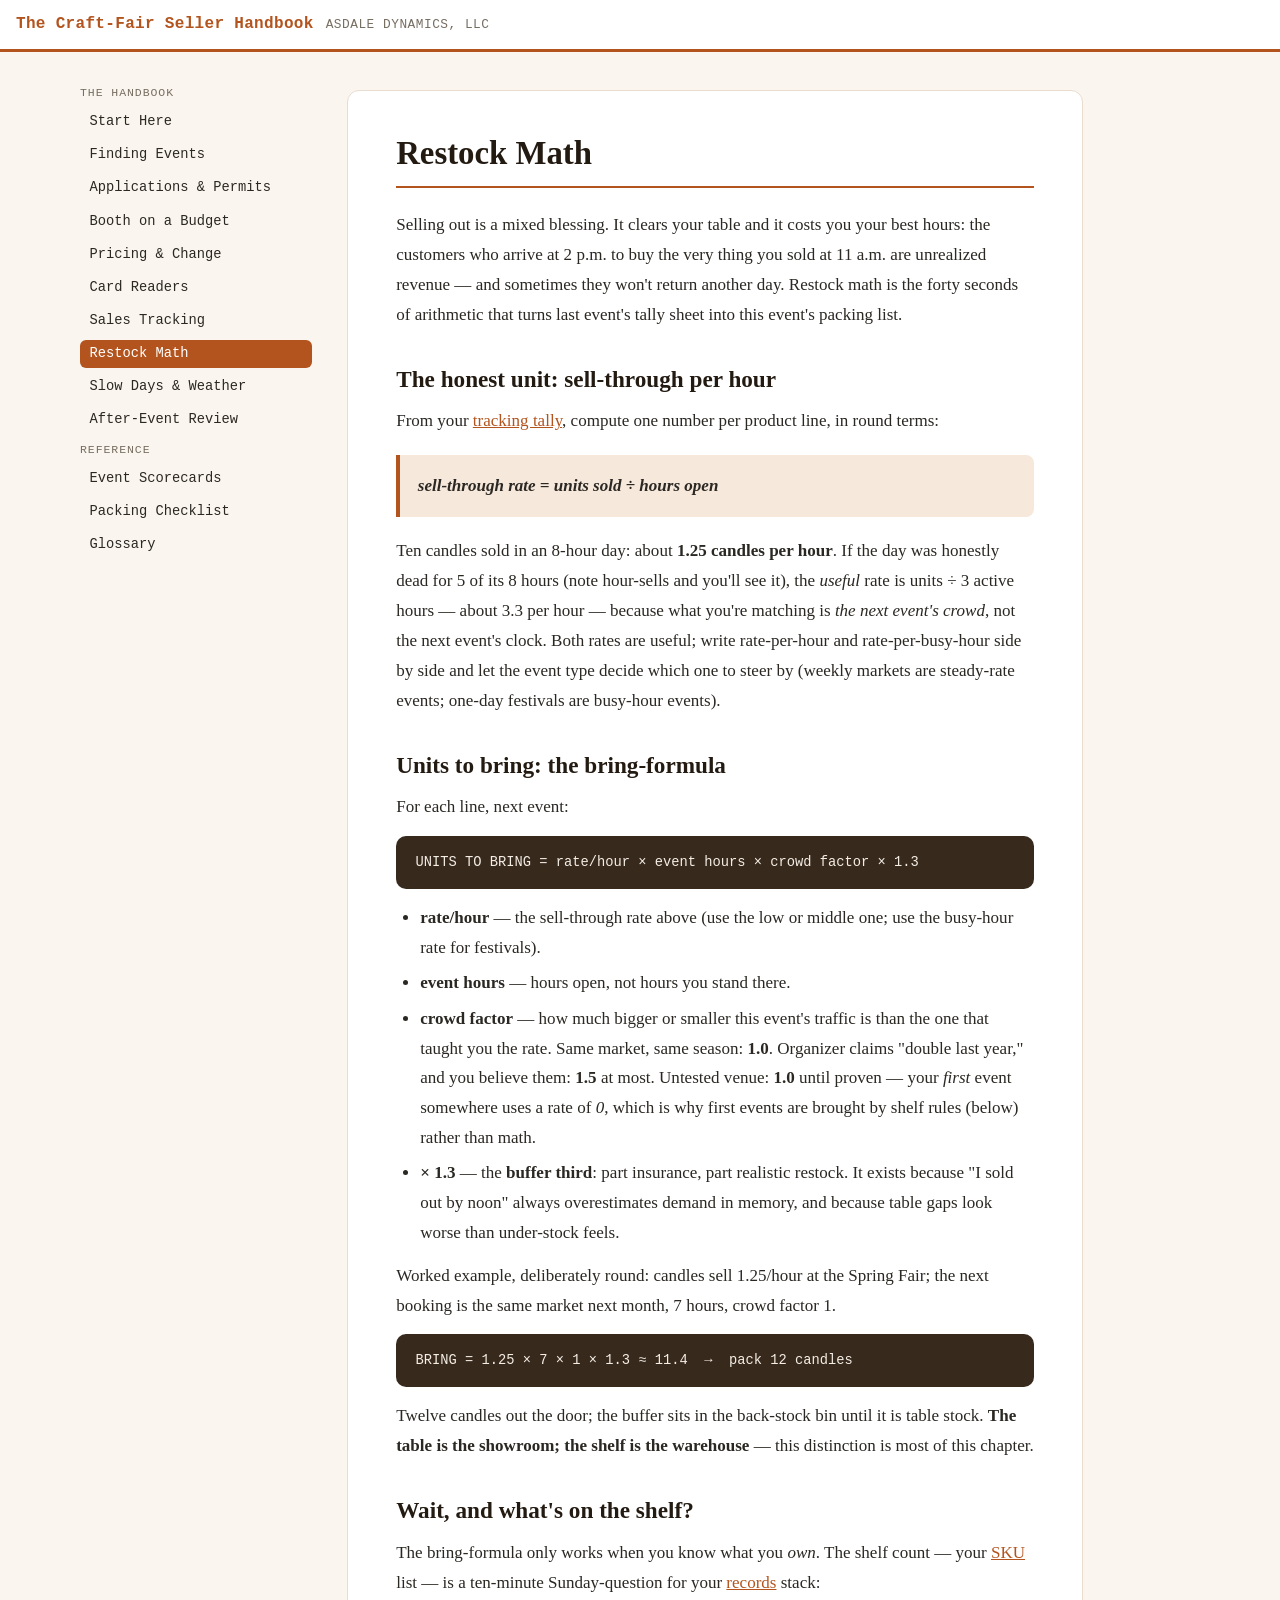
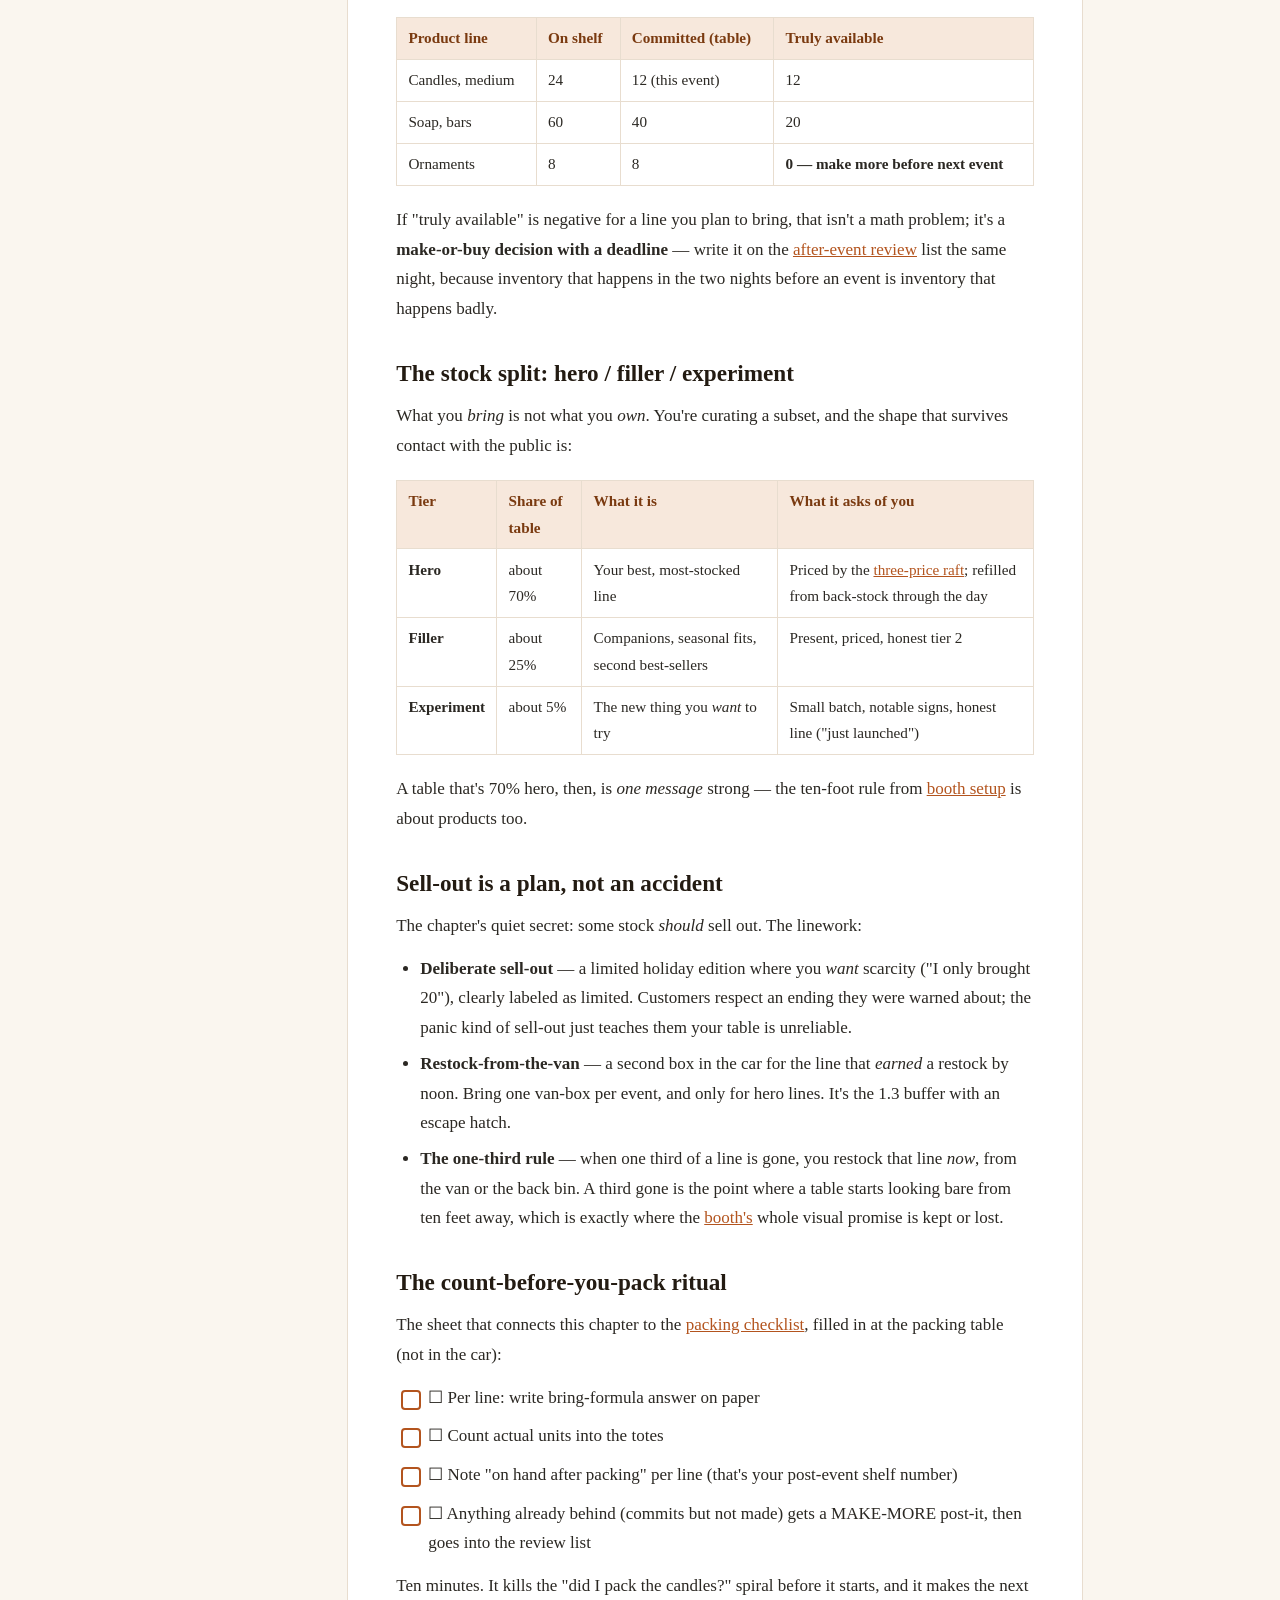
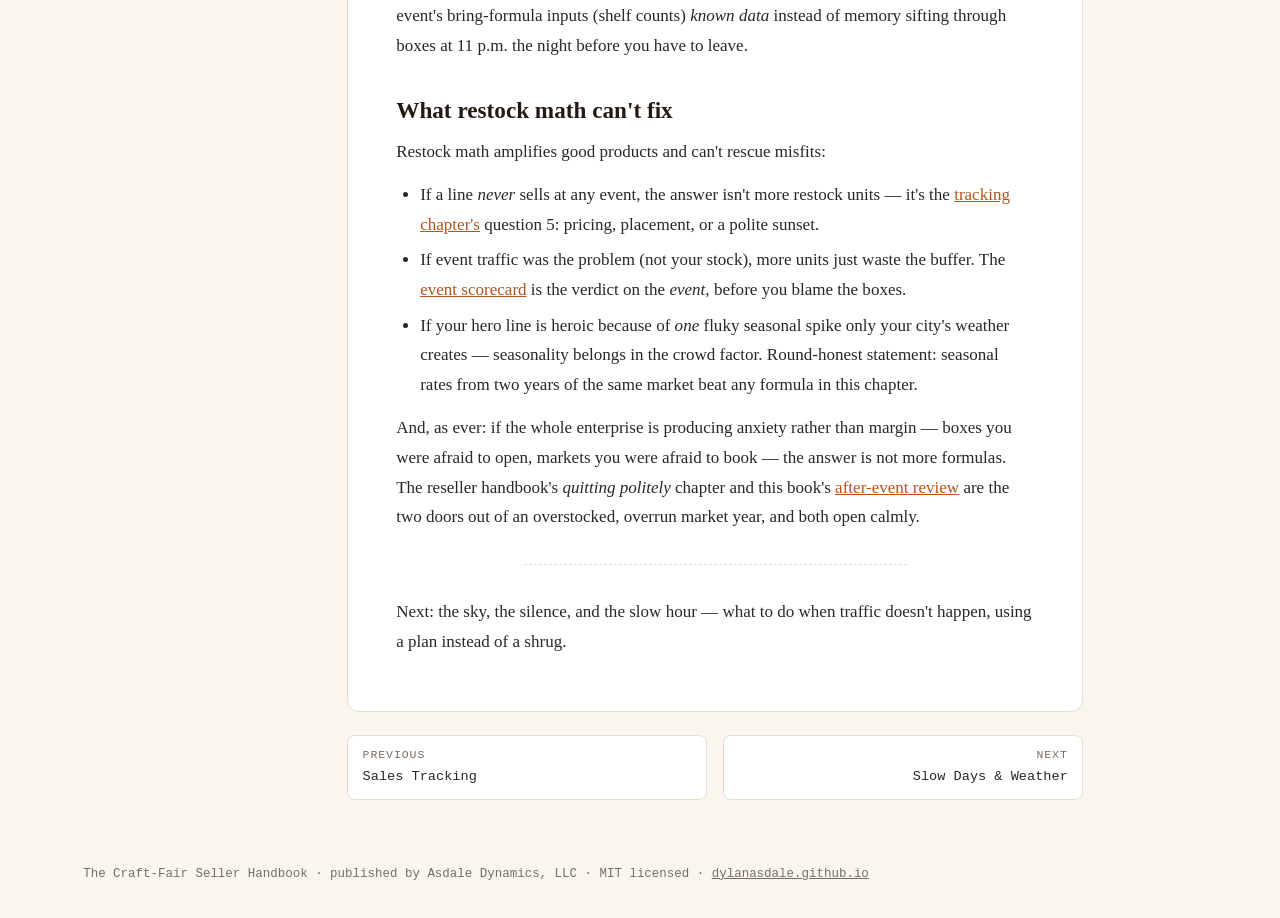
<file: site/07-restock-math.html>
<!DOCTYPE html>
<html lang="en">
<head>
<meta charset="utf-8">
<meta name="viewport" content="width=device-width, initial-scale=1">
<title>Restock Math — The Craft-Fair Seller Handbook</title>
<style>
:root {
  --bg: #faf6ef;
  --surface: #ffffff;
  --ink: #2b2823;
  --muted: #776e62;
  --accent: #b3541e;
  --accent-soft: #f7e8dc;
  --line: #e8ddcf;
  --code-bg: #f4efe6;
  --sidebar-w: 16.5rem;
}

* { box-sizing: border-box; }

html { scroll-behavior: smooth; }

body {
  margin: 0;
  font-family: Georgia, "Iowan Old Style", "Times New Roman", serif;
  font-size: 1.065rem;
  line-height: 1.75;
  color: var(--ink);
  background: var(--bg);
}

code, pre, .nav, .skip-link, .pager, .page-footer, .site-header {
  font-family: ui-monospace, "SF Mono", "Cascadia Code", Consolas, Menlo, monospace;
}

.site-header {
  background: var(--surface);
  border-bottom: 3px solid var(--accent);
  padding: 0.65rem 1rem;
  display: flex;
  align-items: baseline;
  gap: 0.75rem;
  flex-wrap: wrap;
}

.site-header .brand {
  font-weight: 700;
  letter-spacing: 0.02em;
  color: var(--accent);
  text-decoration: none;
  font-size: 1rem;
}

.site-header .tagline {
  color: var(--muted);
  font-size: 0.8rem;
  letter-spacing: 0.04em;
  text-transform: uppercase;
}

.skip-link {
  position: absolute;
  left: -999px;
  top: 0;
  background: var(--accent);
  color: #fff;
  padding: 0.5rem 0.75rem;
  z-index: 10;
}

.skip-link:focus { left: 0.5rem; top: 0.5rem; }

.layout {
  display: flex;
  max-width: 72rem;
  margin: 0 auto;
  align-items: flex-start;
}

.sidebar {
  width: var(--sidebar-w);
  flex: none;
  position: sticky;
  top: 0;
  padding: 1.6rem 1rem 2rem;
  font-size: 0.86rem;
  max-height: 100vh;
  overflow-y: auto;
}

.nav { list-style: none; margin: 0; padding: 0; }

.nav .nav-label {
  color: var(--muted);
  font-size: 0.72rem;
  letter-spacing: 0.08em;
  text-transform: uppercase;
  margin: 1.1rem 0 0.35rem;
  display: block;
}

.nav .nav-label:first-child { margin-top: 0; }

.nav a {
  display: block;
  color: var(--ink);
  text-decoration: none;
  padding: 0.28rem 0.6rem;
  border-radius: 6px;
  line-height: 1.35;
}

.nav a:hover { background: var(--accent-soft); }

.nav a.active {
  background: var(--accent);
  color: #fff;
}

main {
  flex: 1;
  min-width: 0;
  padding: 2.4rem 1.2rem 3rem;
}

article {
  background: var(--surface);
  border: 1px solid var(--line);
  border-radius: 12px;
  padding: 2.6rem 3rem;
  max-width: 46rem;
}

h1, h2, h3, h4 {
  font-family: Georgia, serif;
  line-height: 1.25;
  color: #231b12;
  scroll-margin-top: 1rem;
}

h1 {
  font-size: 2.05rem;
  margin: 0 0 1.4rem;
  padding-bottom: 0.75rem;
  border-bottom: 2px solid var(--accent);
}

h2 { font-size: 1.45rem; margin: 2.2rem 0 0.7rem; }
h3 { font-size: 1.18rem; margin: 1.8rem 0 0.5rem; }

p { margin: 0.8rem 0; }

a { color: var(--accent); }

a:hover { text-decoration-thickness: 2px; }

blockquote {
  margin: 1.2rem 0;
  padding: 0.7rem 1.1rem;
  border-left: 4px solid var(--accent);
  background: var(--accent-soft);
  border-radius: 0 8px 8px 0;
  font-style: italic;
}

blockquote p { margin: 0.3rem 0; }

code {
  background: var(--code-bg);
  border: 1px solid var(--line);
  border-radius: 5px;
  padding: 0.1rem 0.34rem;
  font-size: 0.87em;
}

pre {
  background: #38291d;
  color: #f4ede4;
  border-radius: 10px;
  padding: 1rem 1.2rem;
  overflow-x: auto;
  line-height: 1.55;
  font-size: 0.86rem;
}

pre code {
  background: none;
  border: none;
  padding: 0;
  color: inherit;
  font-size: inherit;
}

ul, ol { padding-left: 1.5rem; margin: 0.8rem 0; }

li { margin: 0.35rem 0; }

ul.checklist { list-style: none; padding-left: 0.3rem; }

ul.checklist li {
  padding-left: 1.7rem;
  position: relative;
}

ul.checklist li::before {
  content: "";
  position: absolute;
  left: 0;
  top: 0.42em;
  width: 1rem;
  height: 1rem;
  border: 2px solid var(--accent);
  border-radius: 4px;
  background: #fff;
}

ul.checklist li { margin: 0.55rem 0; }

table {
  border-collapse: collapse;
  width: 100%;
  margin: 1.2rem 0;
  font-size: 0.95rem;
}

th, td {
  border: 1px solid var(--line);
  padding: 0.45rem 0.7rem;
  text-align: left;
  vertical-align: top;
}

th { background: var(--accent-soft); color: #7a3a10; }

hr {
  border: none;
  border-top: 1px dashed var(--line);
  margin: 2rem auto;
  width: 60%;
}

.pager {
  max-width: 46rem;
  display: flex;
  justify-content: space-between;
  gap: 1rem;
  margin-top: 1.4rem;
  font-size: 0.85rem;
}

.pager a {
  background: var(--surface);
  border: 1px solid var(--line);
  border-radius: 8px;
  padding: 0.6rem 0.9rem;
  text-decoration: none;
  color: var(--ink);
  flex: 1;
}

.pager a:hover { border-color: var(--accent); }
.pager .next { text-align: right; }

.pager .dir {
  display: block;
  color: var(--muted);
  font-size: 0.72rem;
  text-transform: uppercase;
  letter-spacing: 0.08em;
}

.page-footer {
  max-width: 72rem;
  margin: 0 auto;
  padding: 1rem 1.2rem 2rem;
  color: var(--muted);
  font-size: 0.78rem;
}

.page-footer a { color: var(--muted); }

@media (max-width: 56rem) {
  .layout { flex-direction: column; }
  .sidebar {
    position: static;
    width: 100%;
    max-height: none;
    border-bottom: 1px solid var(--line);
    padding-bottom: 1rem;
  }
  article { padding: 1.6rem 1.2rem; }
}

</style>
</head>
<body>
<a class="skip-link" href="#content">Skip to content</a>
<header class="site-header">
  <a class="brand" href="index.html">The Craft-Fair Seller Handbook</a>
  <span class="tagline">Asdale Dynamics, LLC</span>
</header>
<div class="layout">
  <nav class="sidebar" aria-label="Chapters">
    <ul class="nav"><li><span class="nav-label">The handbook</span></li><li><a class="" href="index.html">Start Here</a></li><li><a class="" href="01-finding-events.html">Finding Events</a></li><li><a class="" href="02-applications-and-permits.html">Applications &amp; Permits</a></li><li><a class="" href="03-booth-setup-on-a-budget.html">Booth on a Budget</a></li><li><a class="" href="04-pricing-and-making-change.html">Pricing &amp; Change</a></li><li><a class="" href="05-card-readers.html">Card Readers</a></li><li><a class="" href="06-honest-sales-tracking.html">Sales Tracking</a></li><li><a class="active" href="07-restock-math.html">Restock Math</a></li><li><a class="" href="08-slow-days-and-weather.html">Slow Days &amp; Weather</a></li><li><a class="" href="09-after-event-review.html">After-Event Review</a></li><li><span class="nav-label">Reference</span></li><li><a class="" href="event-scorecards.html">Event Scorecards</a></li><li><a class="" href="packing-checklist.html">Packing Checklist</a></li><li><a class="" href="glossary.html">Glossary</a></li></ul>
  </nav>
  <main id="content">
    <article>
<h1 id="restock-math">Restock Math</h1>
<p>Selling out is a mixed blessing. It clears your table and it costs you your best hours: the customers who arrive at 2 p.m. to buy the very thing you sold at 11 a.m. are unrealized revenue — and sometimes they won't return another day. Restock math is the forty seconds of arithmetic that turns last event's tally sheet into this event's packing list.</p>
<h2 id="the-honest-unit-sell-through-per-hour">The honest unit: sell-through per hour</h2>
<p>From your <a href="06-honest-sales-tracking.html">tracking tally</a>, compute one number per product line, in round terms:</p>
<blockquote><p><strong>sell-through rate = units sold ÷ hours open</strong></p></blockquote>
<p>Ten candles sold in an 8-hour day: about <strong>1.25 candles per hour</strong>. If the day was honestly dead for 5 of its 8 hours (note hour-sells and you'll see it), the <em>useful</em> rate is units ÷ 3 active hours — about 3.3 per hour — because what you're matching is <em>the next event's crowd</em>, not the next event's clock. Both rates are useful; write rate-per-hour and rate-per-busy-hour side by side and let the event type decide which one to steer by (weekly markets are steady-rate events; one-day festivals are busy-hour events).</p>
<h2 id="units-to-bring-the-bring-formula">Units to bring: the bring-formula</h2>
<p>For each line, next event:</p>
<pre><code>UNITS TO BRING = rate/hour × event hours × crowd factor × 1.3
</code></pre>
<ul>
<li><strong>rate/hour</strong> — the sell-through rate above (use the low or middle one; use the busy-hour rate for festivals).</li>
<li><strong>event hours</strong> — hours open, not hours you stand there.</li>
<li><strong>crowd factor</strong> — how much bigger or smaller this event's traffic is than the one that taught you the rate. Same market, same season: <strong>1.0</strong>. Organizer claims "double last year," and you believe them: <strong>1.5</strong> at most. Untested venue: <strong>1.0</strong> until proven — your <em>first</em> event somewhere uses a rate of <em>0</em>, which is why first events are brought by shelf rules (below) rather than math.</li>
<li><strong>× 1.3</strong> — the <strong>buffer third</strong>: part insurance, part realistic restock. It exists because "I sold out by noon" always overestimates demand in memory, and because table gaps look worse than under-stock feels.</li>
</ul>
<p>Worked example, deliberately round: candles sell 1.25/hour at the Spring Fair; the next booking is the same market next month, 7 hours, crowd factor 1.</p>
<pre><code>BRING = 1.25 × 7 × 1 × 1.3 ≈ 11.4  →  pack 12 candles
</code></pre>
<p>Twelve candles out the door; the buffer sits in the back-stock bin until it is table stock. <strong>The table is the showroom; the shelf is the warehouse</strong> — this distinction is most of this chapter.</p>
<h2 id="wait-and-whats-on-the-shelf">Wait, and what's on the shelf?</h2>
<p>The bring-formula only works when you know what you <em>own</em>. The shelf count — your <a href="glossary.html">SKU</a> list — is a ten-minute Sunday-question for your <a href="06-honest-sales-tracking.html">records</a> stack:</p>
<table><thead><tr><th>Product line</th><th>On shelf</th><th>Committed (table)</th><th>Truly available</th></tr></thead><tbody><tr><td>Candles, medium</td><td>24</td><td>12 (this event)</td><td>12</td></tr><tr><td>Soap, bars</td><td>60</td><td>40</td><td>20</td></tr><tr><td>Ornaments</td><td>8</td><td>8</td><td><strong>0 — make more before next event</strong></td></tr></tbody></table>
<p>If "truly available" is negative for a line you plan to bring, that isn't a math problem; it's a <strong>make-or-buy decision with a deadline</strong> — write it on the <a href="09-after-event-review.html">after-event review</a> list the same night, because inventory that happens in the two nights before an event is inventory that happens badly.</p>
<h2 id="the-stock-split-hero-filler-experiment">The stock split: hero / filler / experiment</h2>
<p>What you <em>bring</em> is not what you <em>own</em>. You're curating a subset, and the shape that survives contact with the public is:</p>
<table><thead><tr><th>Tier</th><th>Share of table</th><th>What it is</th><th>What it asks of you</th></tr></thead><tbody><tr><td><strong>Hero</strong></td><td>about 70%</td><td>Your best, most-stocked line</td><td>Priced by the <a href="04-pricing-and-making-change.html">three-price raft</a>; refilled from back-stock through the day</td></tr><tr><td><strong>Filler</strong></td><td>about 25%</td><td>Companions, seasonal fits, second best-sellers</td><td>Present, priced, honest tier 2</td></tr><tr><td><strong>Experiment</strong></td><td>about 5%</td><td>The new thing you <em>want</em> to try</td><td>Small batch, notable signs, honest line ("just launched")</td></tr></tbody></table>
<p>A table that's 70% hero, then, is <em>one message</em> strong — the ten-foot rule from <a href="03-booth-setup-on-a-budget.html">booth setup</a> is about products too.</p>
<h2 id="sell-out-is-a-plan-not-an-accident">Sell-out is a plan, not an accident</h2>
<p>The chapter's quiet secret: some stock <em>should</em> sell out. The linework:</p>
<ul>
<li><strong>Deliberate sell-out</strong> — a limited holiday edition where you <em>want</em> scarcity ("I only brought 20"), clearly labeled as limited. Customers respect an ending they were warned about; the panic kind of sell-out just teaches them your table is unreliable.</li>
<li><strong>Restock-from-the-van</strong> — a second box in the car for the line that <em>earned</em> a restock by noon. Bring one van-box per event, and only for hero lines. It's the 1.3 buffer with an escape hatch.</li>
<li><strong>The one-third rule</strong> — when one third of a line is gone, you restock that line <em>now</em>, from the van or the back bin. A third gone is the point where a table starts looking bare from ten feet away, which is exactly where the <a href="03-booth-setup-on-a-budget.html">booth's</a> whole visual promise is kept or lost.</li>
</ul>
<h2 id="the-count-before-you-pack-ritual">The count-before-you-pack ritual</h2>
<p>The sheet that connects this chapter to the <a href="packing-checklist.html">packing checklist</a>, filled in at the packing table (not in the car):</p>
<ul class="checklist">
<li>&#9744; Per line: write bring-formula answer on paper</li>
<li>&#9744; Count actual units into the totes</li>
<li>&#9744; Note "on hand after packing" per line (that's your post-event shelf number)</li>
<li>&#9744; Anything already behind (commits but not made) gets a MAKE-MORE post-it, then goes into the review list</li>
</ul>
<p>Ten minutes. It kills the "did I pack the candles?" spiral before it starts, and it makes the next event's bring-formula inputs (shelf counts) <em>known data</em> instead of memory sifting through boxes at 11 p.m. the night before you have to leave.</p>
<h2 id="what-restock-math-cant-fix">What restock math can't fix</h2>
<p>Restock math amplifies good products and can't rescue misfits:</p>
<ul>
<li>If a line <em>never</em> sells at any event, the answer isn't more restock units — it's the <a href="06-honest-sales-tracking.html">tracking chapter's</a> question 5: pricing, placement, or a polite sunset.</li>
<li>If event traffic was the problem (not your stock), more units just waste the buffer. The <a href="event-scorecards.html">event scorecard</a> is the verdict on the <em>event</em>, before you blame the boxes.</li>
<li>If your hero line is heroic because of <em>one</em> fluky seasonal spike only your city's weather creates — seasonality belongs in the crowd factor. Round-honest statement: seasonal rates from two years of the same market beat any formula in this chapter.</li>
</ul>
<p>And, as ever: if the whole enterprise is producing anxiety rather than margin — boxes you were afraid to open, markets you were afraid to book — the answer is not more formulas. The reseller handbook's <em>quitting politely</em> chapter and this book's <a href="09-after-event-review.html">after-event review</a> are the two doors out of an overstocked, overrun market year, and both open calmly.</p>
<hr>
<p>Next: the sky, the silence, and the slow hour — what to do when traffic doesn't happen, using a plan instead of a shrug.</p>
    </article>
    <nav class="pager" aria-label="Previous and next chapter">
      <a class="prev" href="06-honest-sales-tracking.html"><span class="dir">Previous</span>Sales Tracking</a>
      <a class="next" href="08-slow-days-and-weather.html"><span class="dir">Next</span>Slow Days &amp; Weather</a>
    </nav>
  </main>
</div>
<footer class="page-footer">
  The Craft-Fair Seller Handbook · published by Asdale Dynamics, LLC ·
  MIT licensed · <a href="https://dylanasdale.github.io">dylanasdale.github.io</a>
</footer>
</body>
</html>
</file>
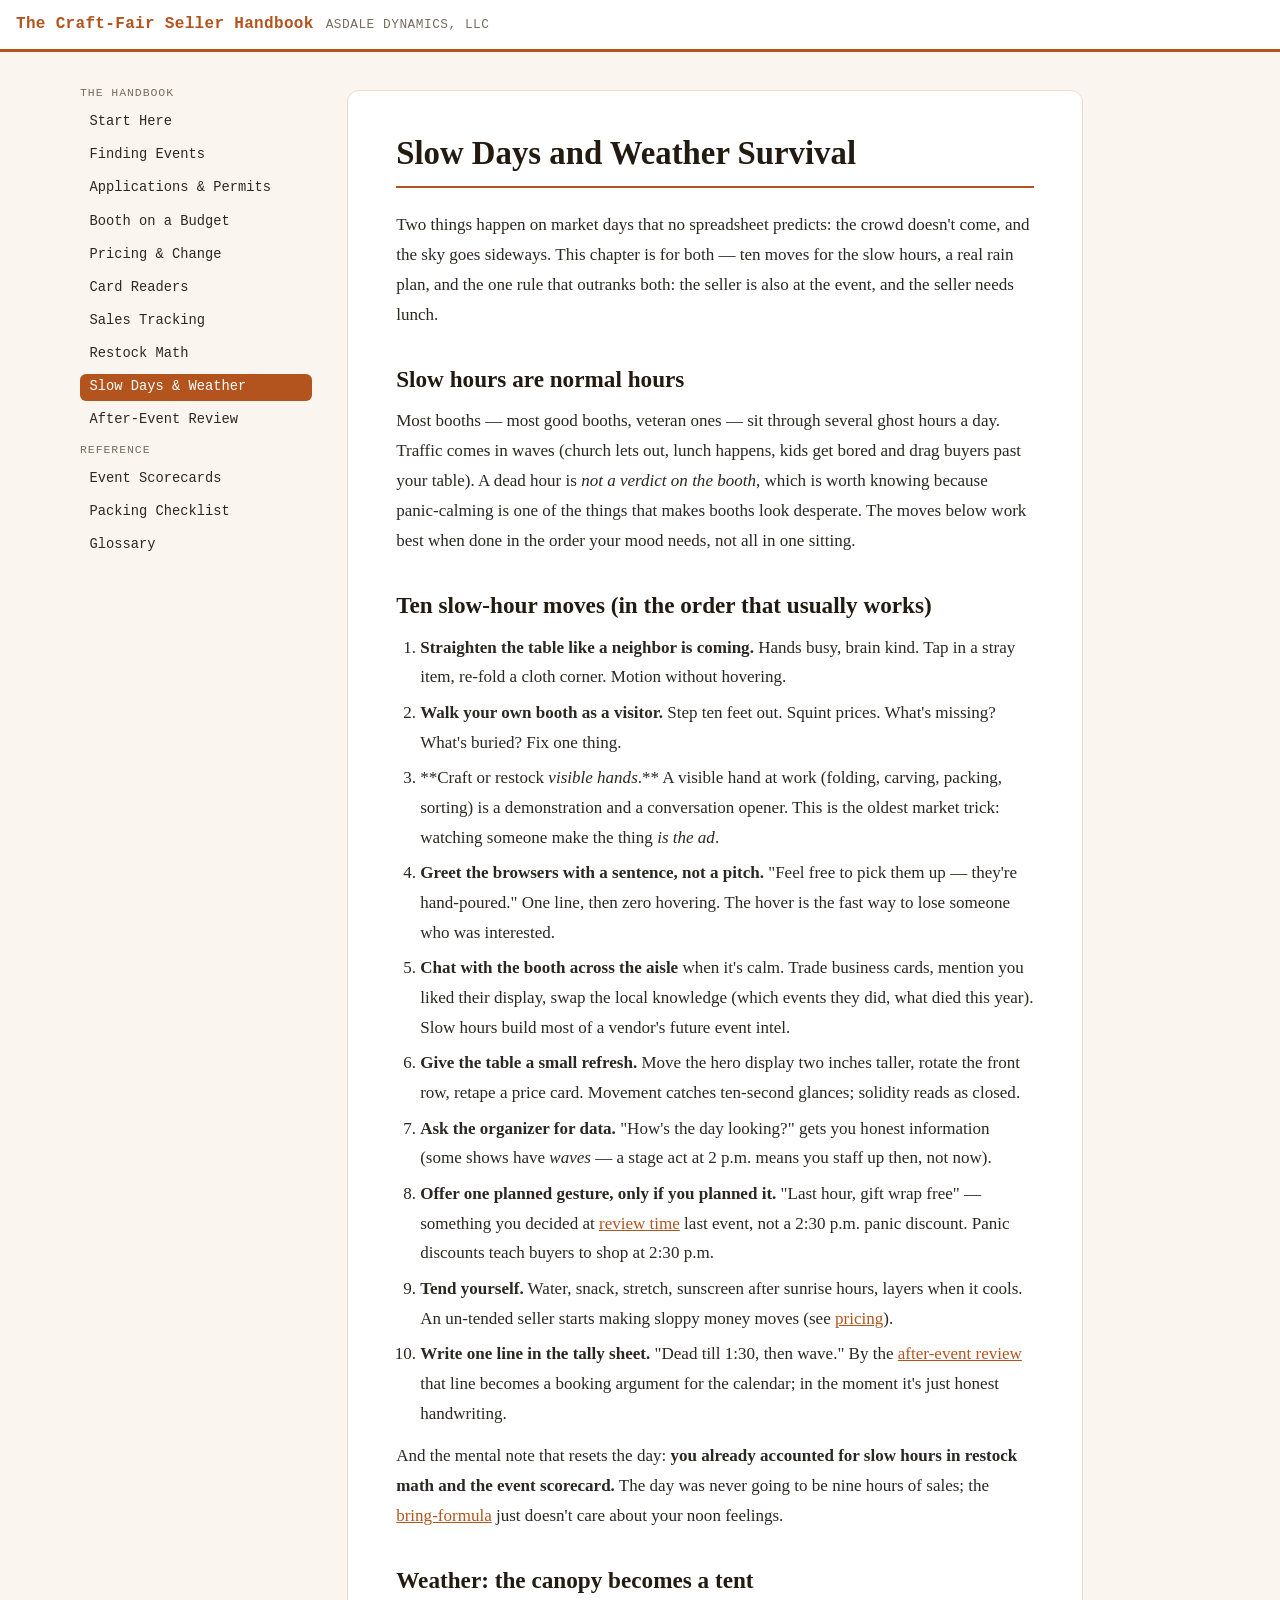
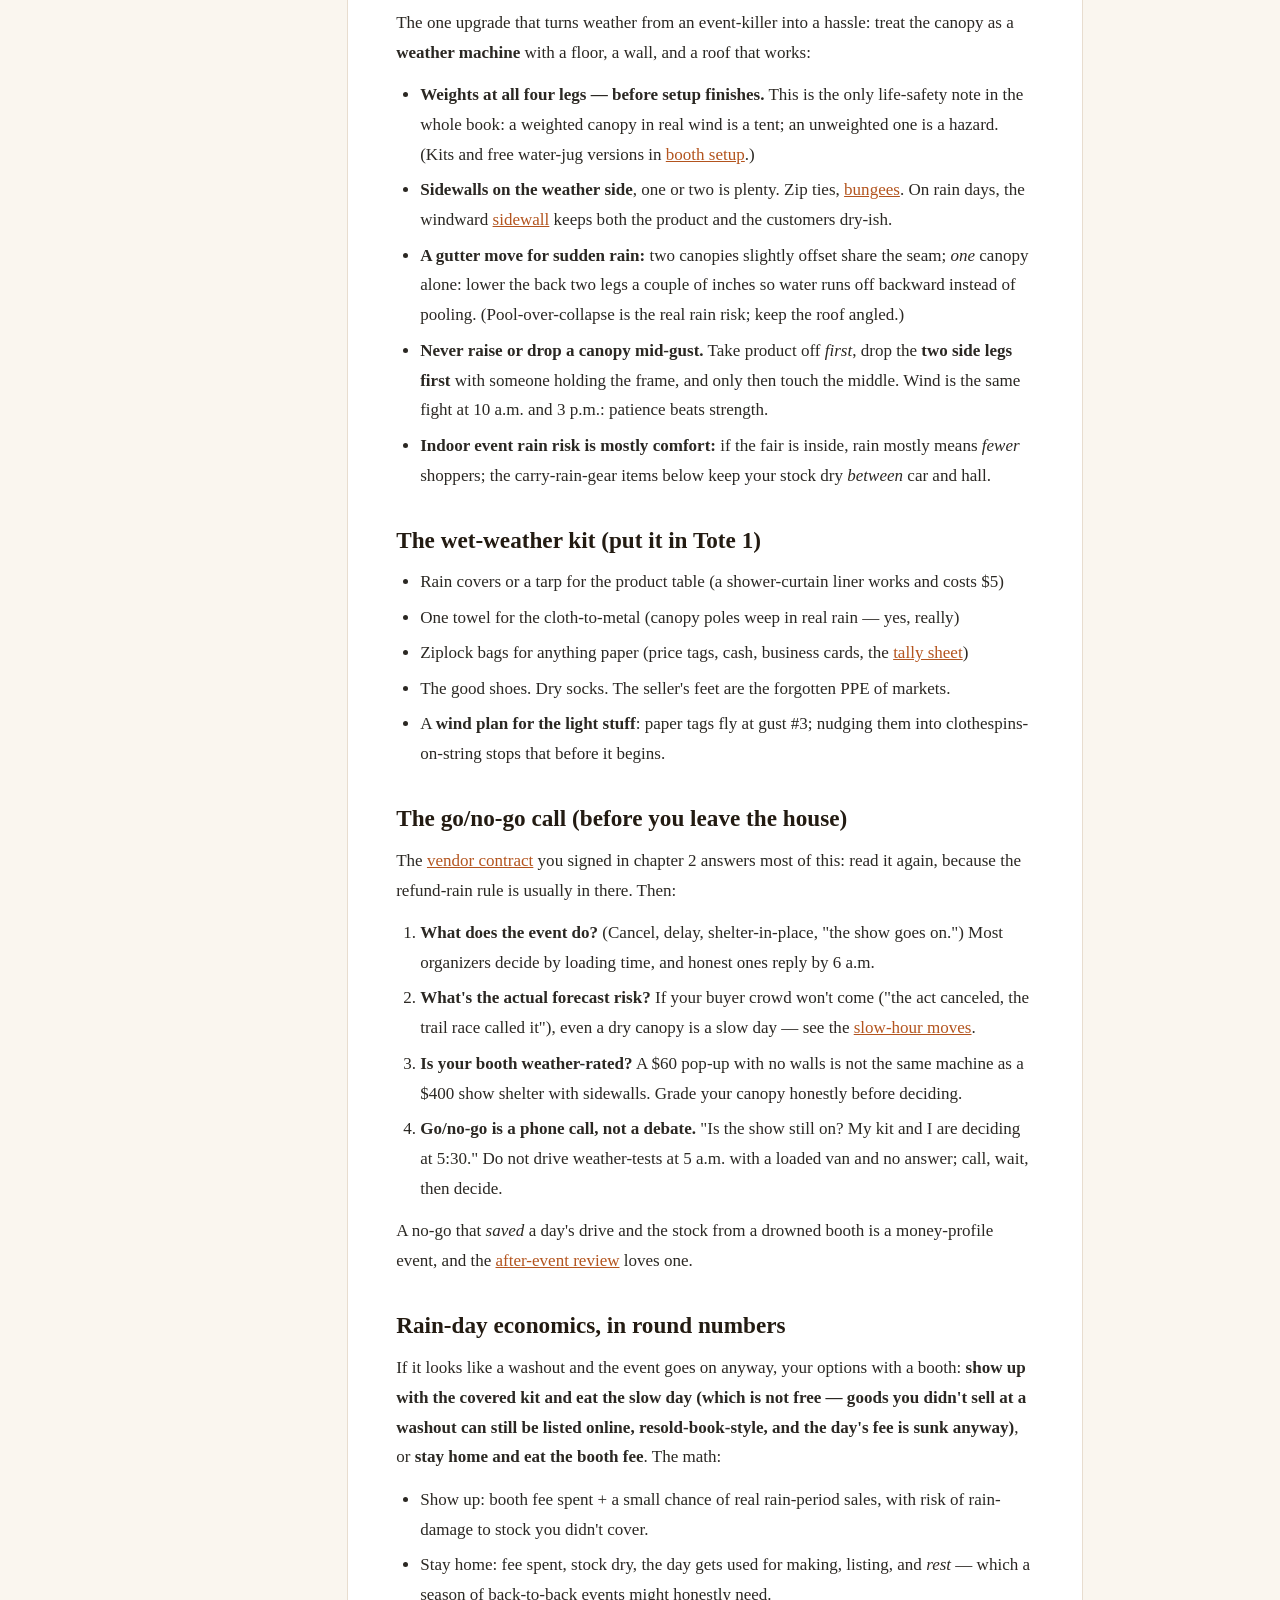
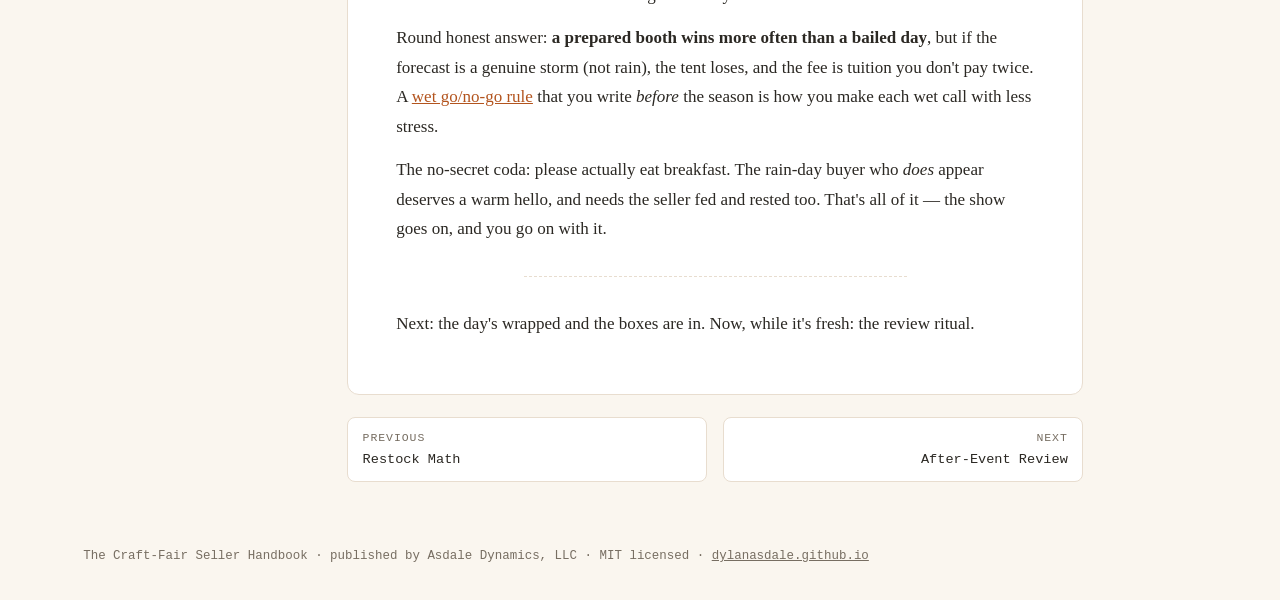
<file: site/08-slow-days-and-weather.html>
<!DOCTYPE html>
<html lang="en">
<head>
<meta charset="utf-8">
<meta name="viewport" content="width=device-width, initial-scale=1">
<title>Slow Days and Weather Survival — The Craft-Fair Seller Handbook</title>
<style>
:root {
  --bg: #faf6ef;
  --surface: #ffffff;
  --ink: #2b2823;
  --muted: #776e62;
  --accent: #b3541e;
  --accent-soft: #f7e8dc;
  --line: #e8ddcf;
  --code-bg: #f4efe6;
  --sidebar-w: 16.5rem;
}

* { box-sizing: border-box; }

html { scroll-behavior: smooth; }

body {
  margin: 0;
  font-family: Georgia, "Iowan Old Style", "Times New Roman", serif;
  font-size: 1.065rem;
  line-height: 1.75;
  color: var(--ink);
  background: var(--bg);
}

code, pre, .nav, .skip-link, .pager, .page-footer, .site-header {
  font-family: ui-monospace, "SF Mono", "Cascadia Code", Consolas, Menlo, monospace;
}

.site-header {
  background: var(--surface);
  border-bottom: 3px solid var(--accent);
  padding: 0.65rem 1rem;
  display: flex;
  align-items: baseline;
  gap: 0.75rem;
  flex-wrap: wrap;
}

.site-header .brand {
  font-weight: 700;
  letter-spacing: 0.02em;
  color: var(--accent);
  text-decoration: none;
  font-size: 1rem;
}

.site-header .tagline {
  color: var(--muted);
  font-size: 0.8rem;
  letter-spacing: 0.04em;
  text-transform: uppercase;
}

.skip-link {
  position: absolute;
  left: -999px;
  top: 0;
  background: var(--accent);
  color: #fff;
  padding: 0.5rem 0.75rem;
  z-index: 10;
}

.skip-link:focus { left: 0.5rem; top: 0.5rem; }

.layout {
  display: flex;
  max-width: 72rem;
  margin: 0 auto;
  align-items: flex-start;
}

.sidebar {
  width: var(--sidebar-w);
  flex: none;
  position: sticky;
  top: 0;
  padding: 1.6rem 1rem 2rem;
  font-size: 0.86rem;
  max-height: 100vh;
  overflow-y: auto;
}

.nav { list-style: none; margin: 0; padding: 0; }

.nav .nav-label {
  color: var(--muted);
  font-size: 0.72rem;
  letter-spacing: 0.08em;
  text-transform: uppercase;
  margin: 1.1rem 0 0.35rem;
  display: block;
}

.nav .nav-label:first-child { margin-top: 0; }

.nav a {
  display: block;
  color: var(--ink);
  text-decoration: none;
  padding: 0.28rem 0.6rem;
  border-radius: 6px;
  line-height: 1.35;
}

.nav a:hover { background: var(--accent-soft); }

.nav a.active {
  background: var(--accent);
  color: #fff;
}

main {
  flex: 1;
  min-width: 0;
  padding: 2.4rem 1.2rem 3rem;
}

article {
  background: var(--surface);
  border: 1px solid var(--line);
  border-radius: 12px;
  padding: 2.6rem 3rem;
  max-width: 46rem;
}

h1, h2, h3, h4 {
  font-family: Georgia, serif;
  line-height: 1.25;
  color: #231b12;
  scroll-margin-top: 1rem;
}

h1 {
  font-size: 2.05rem;
  margin: 0 0 1.4rem;
  padding-bottom: 0.75rem;
  border-bottom: 2px solid var(--accent);
}

h2 { font-size: 1.45rem; margin: 2.2rem 0 0.7rem; }
h3 { font-size: 1.18rem; margin: 1.8rem 0 0.5rem; }

p { margin: 0.8rem 0; }

a { color: var(--accent); }

a:hover { text-decoration-thickness: 2px; }

blockquote {
  margin: 1.2rem 0;
  padding: 0.7rem 1.1rem;
  border-left: 4px solid var(--accent);
  background: var(--accent-soft);
  border-radius: 0 8px 8px 0;
  font-style: italic;
}

blockquote p { margin: 0.3rem 0; }

code {
  background: var(--code-bg);
  border: 1px solid var(--line);
  border-radius: 5px;
  padding: 0.1rem 0.34rem;
  font-size: 0.87em;
}

pre {
  background: #38291d;
  color: #f4ede4;
  border-radius: 10px;
  padding: 1rem 1.2rem;
  overflow-x: auto;
  line-height: 1.55;
  font-size: 0.86rem;
}

pre code {
  background: none;
  border: none;
  padding: 0;
  color: inherit;
  font-size: inherit;
}

ul, ol { padding-left: 1.5rem; margin: 0.8rem 0; }

li { margin: 0.35rem 0; }

ul.checklist { list-style: none; padding-left: 0.3rem; }

ul.checklist li {
  padding-left: 1.7rem;
  position: relative;
}

ul.checklist li::before {
  content: "";
  position: absolute;
  left: 0;
  top: 0.42em;
  width: 1rem;
  height: 1rem;
  border: 2px solid var(--accent);
  border-radius: 4px;
  background: #fff;
}

ul.checklist li { margin: 0.55rem 0; }

table {
  border-collapse: collapse;
  width: 100%;
  margin: 1.2rem 0;
  font-size: 0.95rem;
}

th, td {
  border: 1px solid var(--line);
  padding: 0.45rem 0.7rem;
  text-align: left;
  vertical-align: top;
}

th { background: var(--accent-soft); color: #7a3a10; }

hr {
  border: none;
  border-top: 1px dashed var(--line);
  margin: 2rem auto;
  width: 60%;
}

.pager {
  max-width: 46rem;
  display: flex;
  justify-content: space-between;
  gap: 1rem;
  margin-top: 1.4rem;
  font-size: 0.85rem;
}

.pager a {
  background: var(--surface);
  border: 1px solid var(--line);
  border-radius: 8px;
  padding: 0.6rem 0.9rem;
  text-decoration: none;
  color: var(--ink);
  flex: 1;
}

.pager a:hover { border-color: var(--accent); }
.pager .next { text-align: right; }

.pager .dir {
  display: block;
  color: var(--muted);
  font-size: 0.72rem;
  text-transform: uppercase;
  letter-spacing: 0.08em;
}

.page-footer {
  max-width: 72rem;
  margin: 0 auto;
  padding: 1rem 1.2rem 2rem;
  color: var(--muted);
  font-size: 0.78rem;
}

.page-footer a { color: var(--muted); }

@media (max-width: 56rem) {
  .layout { flex-direction: column; }
  .sidebar {
    position: static;
    width: 100%;
    max-height: none;
    border-bottom: 1px solid var(--line);
    padding-bottom: 1rem;
  }
  article { padding: 1.6rem 1.2rem; }
}

</style>
</head>
<body>
<a class="skip-link" href="#content">Skip to content</a>
<header class="site-header">
  <a class="brand" href="index.html">The Craft-Fair Seller Handbook</a>
  <span class="tagline">Asdale Dynamics, LLC</span>
</header>
<div class="layout">
  <nav class="sidebar" aria-label="Chapters">
    <ul class="nav"><li><span class="nav-label">The handbook</span></li><li><a class="" href="index.html">Start Here</a></li><li><a class="" href="01-finding-events.html">Finding Events</a></li><li><a class="" href="02-applications-and-permits.html">Applications &amp; Permits</a></li><li><a class="" href="03-booth-setup-on-a-budget.html">Booth on a Budget</a></li><li><a class="" href="04-pricing-and-making-change.html">Pricing &amp; Change</a></li><li><a class="" href="05-card-readers.html">Card Readers</a></li><li><a class="" href="06-honest-sales-tracking.html">Sales Tracking</a></li><li><a class="" href="07-restock-math.html">Restock Math</a></li><li><a class="active" href="08-slow-days-and-weather.html">Slow Days &amp; Weather</a></li><li><a class="" href="09-after-event-review.html">After-Event Review</a></li><li><span class="nav-label">Reference</span></li><li><a class="" href="event-scorecards.html">Event Scorecards</a></li><li><a class="" href="packing-checklist.html">Packing Checklist</a></li><li><a class="" href="glossary.html">Glossary</a></li></ul>
  </nav>
  <main id="content">
    <article>
<h1 id="slow-days-and-weather-survival">Slow Days and Weather Survival</h1>
<p>Two things happen on market days that no spreadsheet predicts: the crowd doesn't come, and the sky goes sideways. This chapter is for both — ten moves for the slow hours, a real rain plan, and the one rule that outranks both: the seller is also at the event, and the seller needs lunch.</p>
<h2 id="slow-hours-are-normal-hours">Slow hours are normal hours</h2>
<p>Most booths — most good booths, veteran ones — sit through several ghost hours a day. Traffic comes in waves (church lets out, lunch happens, kids get bored and drag buyers past your table). A dead hour is <em>not a verdict on the booth</em>, which is worth knowing because panic-calming is one of the things that makes booths look desperate. The moves below work best when done in the order your mood needs, not all in one sitting.</p>
<h2 id="ten-slow-hour-moves-in-the-order-that-usually-works">Ten slow-hour moves (in the order that usually works)</h2>
<ol>
<li><strong>Straighten the table like a neighbor is coming.</strong> Hands busy, brain kind. Tap in a stray item, re-fold a cloth corner. Motion without hovering.</li>
<li><strong>Walk your own booth as a visitor.</strong> Step ten feet out. Squint prices. What's missing? What's buried? Fix one thing.</li>
<li>**Craft or restock <em>visible hands</em>.** A visible hand at work (folding, carving, packing, sorting) is a demonstration and a conversation opener. This is the oldest market trick: watching someone make the thing <em>is the ad</em>.</li>
<li><strong>Greet the browsers with a sentence, not a pitch.</strong> "Feel free to pick them up — they're hand-poured." One line, then zero hovering. The hover is the fast way to lose someone who was interested.</li>
<li><strong>Chat with the booth across the aisle</strong> when it's calm. Trade business cards, mention you liked their display, swap the local knowledge (which events they did, what died this year). Slow hours build most of a vendor's future event intel.</li>
<li><strong>Give the table a small refresh.</strong> Move the hero display two inches taller, rotate the front row, retape a price card. Movement catches ten-second glances; solidity reads as closed.</li>
<li><strong>Ask the organizer for data.</strong> "How's the day looking?" gets you honest information (some shows have <em>waves</em> — a stage act at 2 p.m. means you staff up then, not now).</li>
<li><strong>Offer one planned gesture, only if you planned it.</strong> "Last hour, gift wrap free" — something you decided at <a href="09-after-event-review.html">review time</a> last event, not a 2:30 p.m. panic discount. Panic discounts teach buyers to shop at 2:30 p.m.</li>
<li><strong>Tend yourself.</strong> Water, snack, stretch, sunscreen after sunrise hours, layers when it cools. An un-tended seller starts making sloppy money moves (see <a href="04-pricing-and-making-change.html">pricing</a>).</li>
<li><strong>Write one line in the tally sheet.</strong> "Dead till 1:30, then wave." By the <a href="09-after-event-review.html">after-event review</a> that line becomes a booking argument for the calendar; in the moment it's just honest handwriting.</li>
</ol>
<p>And the mental note that resets the day: <strong>you already accounted for slow hours in restock math and the event scorecard.</strong> The day was never going to be nine hours of sales; the <a href="07-restock-math.html">bring-formula</a> just doesn't care about your noon feelings.</p>
<h2 id="weather-the-canopy-becomes-a-tent">Weather: the canopy becomes a tent</h2>
<p>The one upgrade that turns weather from an event-killer into a hassle: treat the canopy as a <strong>weather machine</strong> with a floor, a wall, and a roof that works:</p>
<ul>
<li><strong>Weights at all four legs — before setup finishes.</strong> This is the only life-safety note in the whole book: a weighted canopy in real wind is a tent; an unweighted one is a hazard. (Kits and free water-jug versions in <a href="03-booth-setup-on-a-budget.html">booth setup</a>.)</li>
<li><strong>Sidewalls on the weather side</strong>, one or two is plenty. Zip ties, <a href="glossary.html">bungees</a>. On rain days, the windward <a href="glossary.html">sidewall</a> keeps both the product and the customers dry-ish.</li>
<li><strong>A gutter move for sudden rain:</strong> two canopies slightly offset share the seam; <em>one</em> canopy alone: lower the back two legs a couple of inches so water runs off backward instead of pooling. (Pool-over-collapse is the real rain risk; keep the roof angled.)</li>
<li><strong>Never raise or drop a canopy mid-gust.</strong> Take product off <em>first</em>, drop the <strong>two side legs first</strong> with someone holding the frame, and only then touch the middle. Wind is the same fight at 10 a.m. and 3 p.m.: patience beats strength.</li>
<li><strong>Indoor event rain risk is mostly comfort:</strong> if the fair is inside, rain mostly means <em>fewer</em> shoppers; the carry-rain-gear items below keep your stock dry <em>between</em> car and hall.</li>
</ul>
<h2 id="the-wet-weather-kit-put-it-in-tote-1">The wet-weather kit (put it in Tote 1)</h2>
<ul>
<li>Rain covers or a tarp for the product table (a shower-curtain liner works and costs $5)</li>
<li>One towel for the cloth-to-metal (canopy poles weep in real rain — yes, really)</li>
<li>Ziplock bags for anything paper (price tags, cash, business cards, the <a href="06-honest-sales-tracking.html">tally sheet</a>)</li>
<li>The good shoes. Dry socks. The seller's feet are the forgotten PPE of markets.</li>
<li>A <strong>wind plan for the light stuff</strong>: paper tags fly at gust #3; nudging them into clothespins-on-string stops that before it begins.</li>
</ul>
<h2 id="the-gono-go-call-before-you-leave-the-house">The go/no-go call (before you leave the house)</h2>
<p>The <a href="02-applications-and-permits.html">vendor contract</a> you signed in chapter 2 answers most of this: read it again, because the refund-rain rule is usually in there. Then:</p>
<ol>
<li><strong>What does the event do?</strong> (Cancel, delay, shelter-in-place, "the show goes on.") Most organizers decide by loading time, and honest ones reply by 6 a.m.</li>
<li><strong>What's the actual forecast risk?</strong> If your buyer crowd won't come ("the act canceled, the trail race called it"), even a dry canopy is a slow day — see the <a href="#ten-slow-hour-moves-in-the-order-that-usually-works">slow-hour moves</a>.</li>
<li><strong>Is your booth weather-rated?</strong> A $60 pop-up with no walls is not the same machine as a $400 show shelter with sidewalls. Grade your canopy honestly before deciding.</li>
<li><strong>Go/no-go is a phone call, not a debate.</strong> "Is the show still on? My kit and I are deciding at 5:30." Do not drive weather-tests at 5 a.m. with a loaded van and no answer; call, wait, then decide.</li>
</ol>
<p>A no-go that <em>saved</em> a day's drive and the stock from a drowned booth is a money-profile event, and the <a href="09-after-event-review.html">after-event review</a> loves one.</p>
<h2 id="rain-day-economics-in-round-numbers">Rain-day economics, in round numbers</h2>
<p>If it looks like a washout and the event goes on anyway, your options with a booth: <strong>show up with the covered kit and eat the slow day (which is not free — goods you didn't sell at a washout can still be listed online, resold-book-style, and the day's fee is sunk anyway)</strong>, or <strong>stay home and eat the booth fee</strong>. The math:</p>
<ul>
<li>Show up: booth fee spent + a small chance of real rain-period sales, with risk of rain-damage to stock you didn't cover.</li>
<li>Stay home: fee spent, stock dry, the day gets used for making, listing, and <em>rest</em> — which a season of back-to-back events might honestly need.</li>
</ul>
<p>Round honest answer: <strong>a prepared booth wins more often than a bailed day</strong>, but if the forecast is a genuine storm (not rain), the tent loses, and the fee is tuition you don't pay twice. A <a href="event-scorecards.html">wet go/no-go rule</a> that you write <em>before</em> the season is how you make each wet call with less stress.</p>
<p>The no-secret coda: please actually eat breakfast. The rain-day buyer who <em>does</em> appear deserves a warm hello, and needs the seller fed and rested too. That's all of it — the show goes on, and you go on with it.</p>
<hr>
<p>Next: the day's wrapped and the boxes are in. Now, while it's fresh: the review ritual.</p>
    </article>
    <nav class="pager" aria-label="Previous and next chapter">
      <a class="prev" href="07-restock-math.html"><span class="dir">Previous</span>Restock Math</a>
      <a class="next" href="09-after-event-review.html"><span class="dir">Next</span>After-Event Review</a>
    </nav>
  </main>
</div>
<footer class="page-footer">
  The Craft-Fair Seller Handbook · published by Asdale Dynamics, LLC ·
  MIT licensed · <a href="https://dylanasdale.github.io">dylanasdale.github.io</a>
</footer>
</body>
</html>
</file>
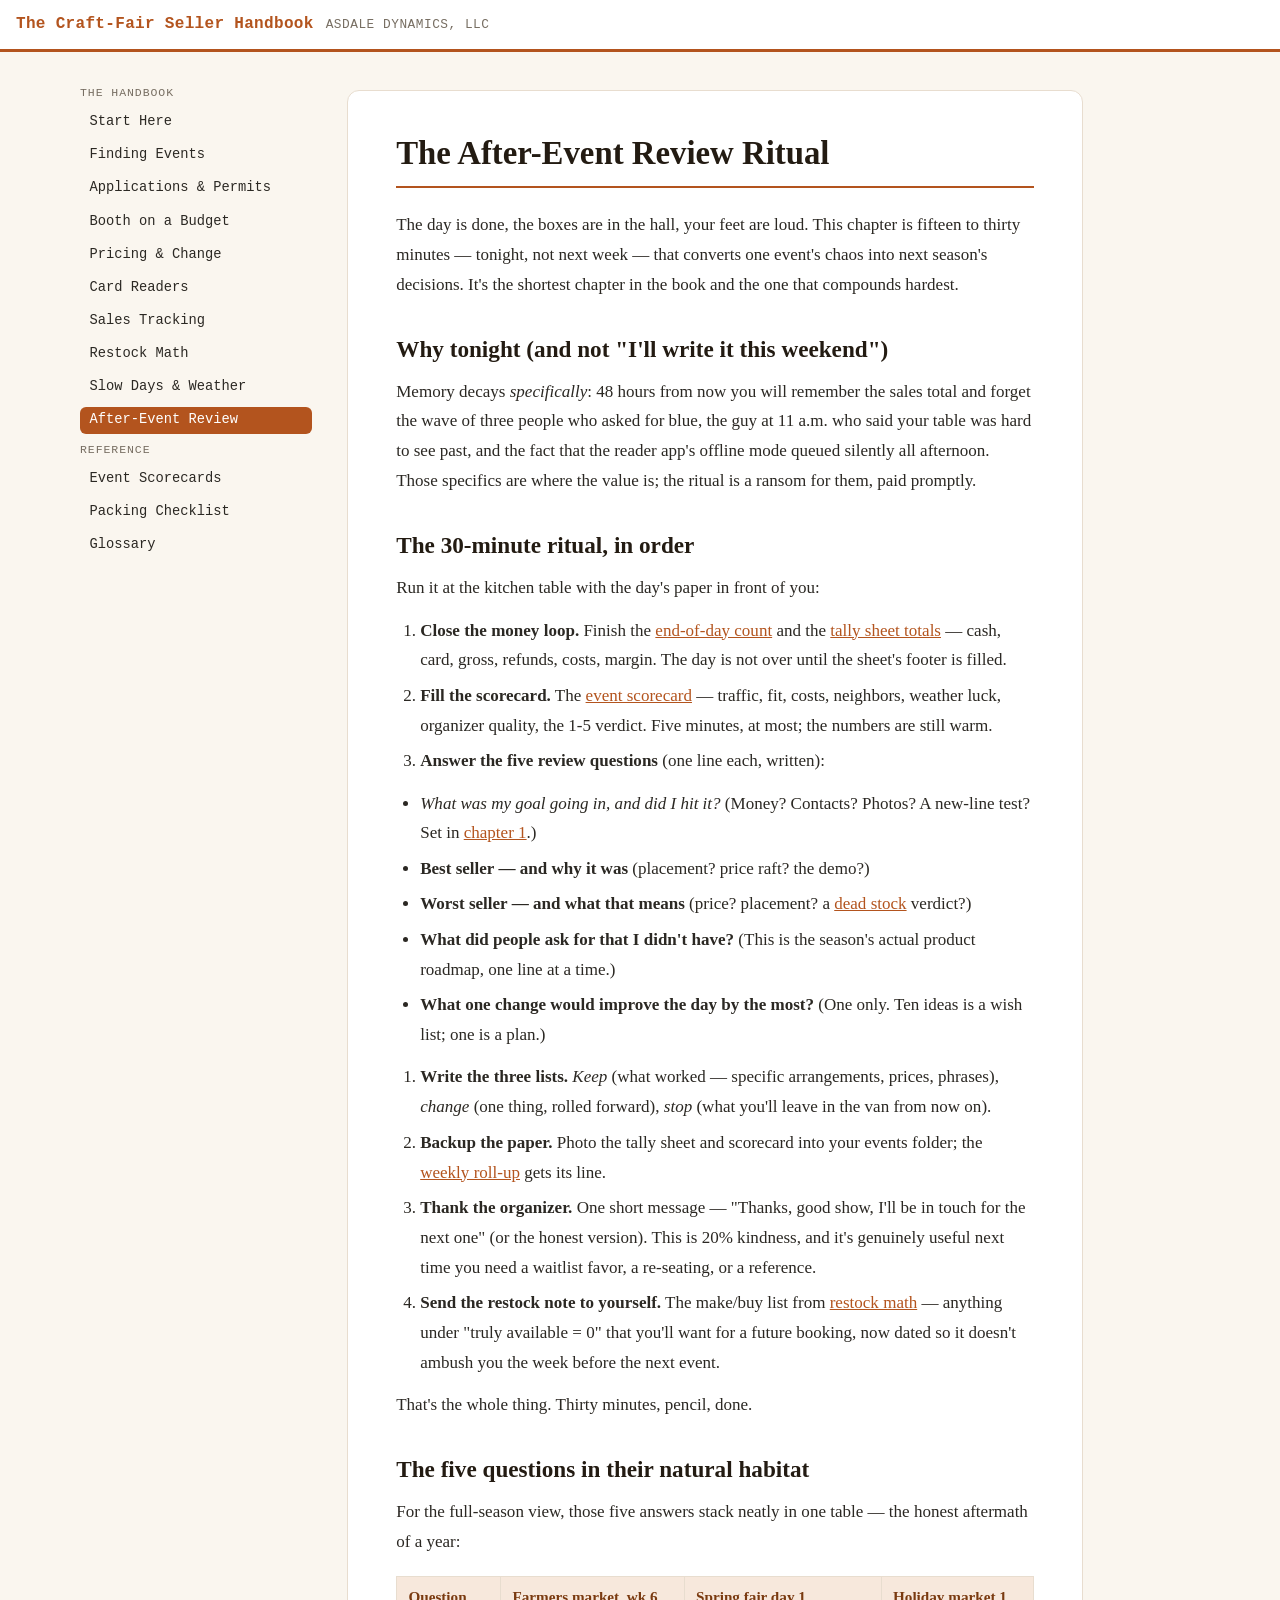
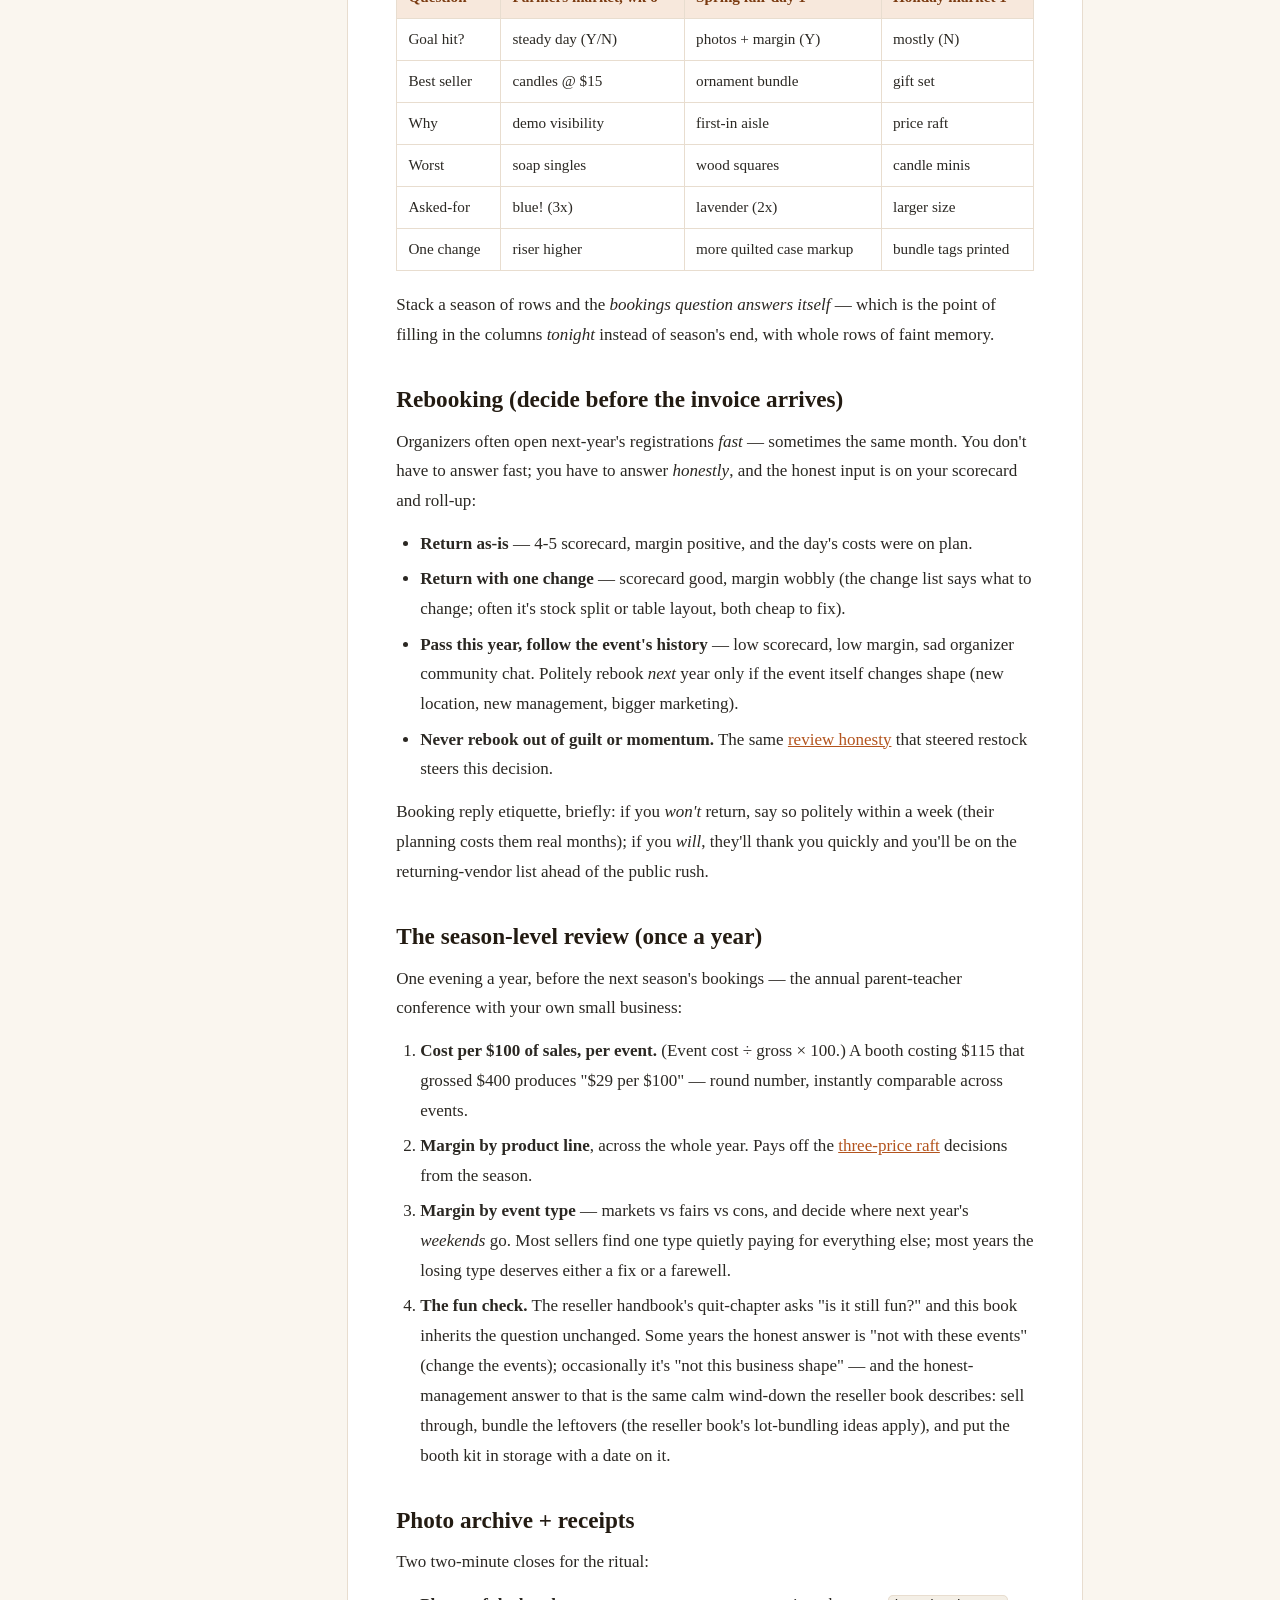
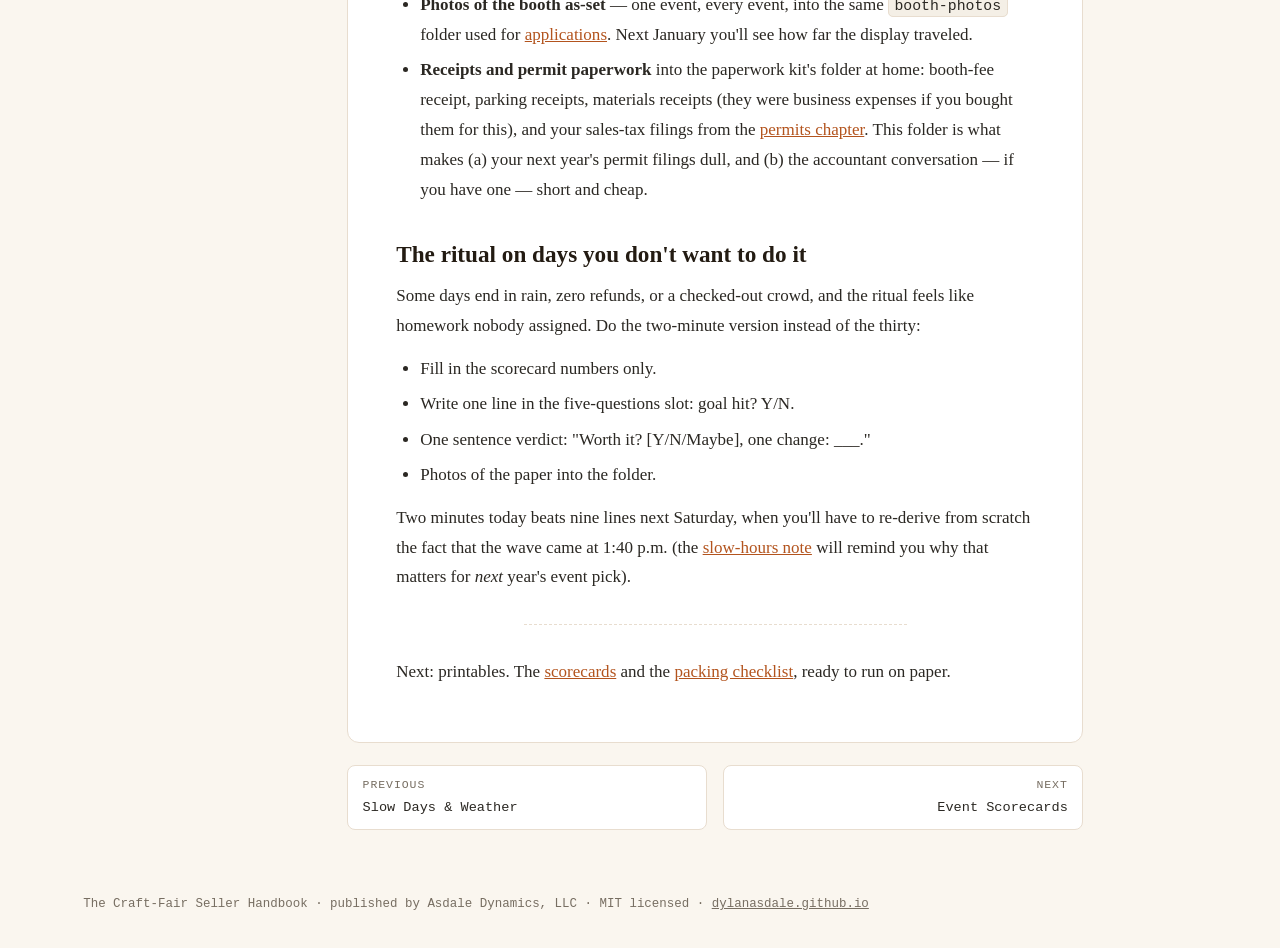
<file: site/09-after-event-review.html>
<!DOCTYPE html>
<html lang="en">
<head>
<meta charset="utf-8">
<meta name="viewport" content="width=device-width, initial-scale=1">
<title>The After-Event Review Ritual — The Craft-Fair Seller Handbook</title>
<style>
:root {
  --bg: #faf6ef;
  --surface: #ffffff;
  --ink: #2b2823;
  --muted: #776e62;
  --accent: #b3541e;
  --accent-soft: #f7e8dc;
  --line: #e8ddcf;
  --code-bg: #f4efe6;
  --sidebar-w: 16.5rem;
}

* { box-sizing: border-box; }

html { scroll-behavior: smooth; }

body {
  margin: 0;
  font-family: Georgia, "Iowan Old Style", "Times New Roman", serif;
  font-size: 1.065rem;
  line-height: 1.75;
  color: var(--ink);
  background: var(--bg);
}

code, pre, .nav, .skip-link, .pager, .page-footer, .site-header {
  font-family: ui-monospace, "SF Mono", "Cascadia Code", Consolas, Menlo, monospace;
}

.site-header {
  background: var(--surface);
  border-bottom: 3px solid var(--accent);
  padding: 0.65rem 1rem;
  display: flex;
  align-items: baseline;
  gap: 0.75rem;
  flex-wrap: wrap;
}

.site-header .brand {
  font-weight: 700;
  letter-spacing: 0.02em;
  color: var(--accent);
  text-decoration: none;
  font-size: 1rem;
}

.site-header .tagline {
  color: var(--muted);
  font-size: 0.8rem;
  letter-spacing: 0.04em;
  text-transform: uppercase;
}

.skip-link {
  position: absolute;
  left: -999px;
  top: 0;
  background: var(--accent);
  color: #fff;
  padding: 0.5rem 0.75rem;
  z-index: 10;
}

.skip-link:focus { left: 0.5rem; top: 0.5rem; }

.layout {
  display: flex;
  max-width: 72rem;
  margin: 0 auto;
  align-items: flex-start;
}

.sidebar {
  width: var(--sidebar-w);
  flex: none;
  position: sticky;
  top: 0;
  padding: 1.6rem 1rem 2rem;
  font-size: 0.86rem;
  max-height: 100vh;
  overflow-y: auto;
}

.nav { list-style: none; margin: 0; padding: 0; }

.nav .nav-label {
  color: var(--muted);
  font-size: 0.72rem;
  letter-spacing: 0.08em;
  text-transform: uppercase;
  margin: 1.1rem 0 0.35rem;
  display: block;
}

.nav .nav-label:first-child { margin-top: 0; }

.nav a {
  display: block;
  color: var(--ink);
  text-decoration: none;
  padding: 0.28rem 0.6rem;
  border-radius: 6px;
  line-height: 1.35;
}

.nav a:hover { background: var(--accent-soft); }

.nav a.active {
  background: var(--accent);
  color: #fff;
}

main {
  flex: 1;
  min-width: 0;
  padding: 2.4rem 1.2rem 3rem;
}

article {
  background: var(--surface);
  border: 1px solid var(--line);
  border-radius: 12px;
  padding: 2.6rem 3rem;
  max-width: 46rem;
}

h1, h2, h3, h4 {
  font-family: Georgia, serif;
  line-height: 1.25;
  color: #231b12;
  scroll-margin-top: 1rem;
}

h1 {
  font-size: 2.05rem;
  margin: 0 0 1.4rem;
  padding-bottom: 0.75rem;
  border-bottom: 2px solid var(--accent);
}

h2 { font-size: 1.45rem; margin: 2.2rem 0 0.7rem; }
h3 { font-size: 1.18rem; margin: 1.8rem 0 0.5rem; }

p { margin: 0.8rem 0; }

a { color: var(--accent); }

a:hover { text-decoration-thickness: 2px; }

blockquote {
  margin: 1.2rem 0;
  padding: 0.7rem 1.1rem;
  border-left: 4px solid var(--accent);
  background: var(--accent-soft);
  border-radius: 0 8px 8px 0;
  font-style: italic;
}

blockquote p { margin: 0.3rem 0; }

code {
  background: var(--code-bg);
  border: 1px solid var(--line);
  border-radius: 5px;
  padding: 0.1rem 0.34rem;
  font-size: 0.87em;
}

pre {
  background: #38291d;
  color: #f4ede4;
  border-radius: 10px;
  padding: 1rem 1.2rem;
  overflow-x: auto;
  line-height: 1.55;
  font-size: 0.86rem;
}

pre code {
  background: none;
  border: none;
  padding: 0;
  color: inherit;
  font-size: inherit;
}

ul, ol { padding-left: 1.5rem; margin: 0.8rem 0; }

li { margin: 0.35rem 0; }

ul.checklist { list-style: none; padding-left: 0.3rem; }

ul.checklist li {
  padding-left: 1.7rem;
  position: relative;
}

ul.checklist li::before {
  content: "";
  position: absolute;
  left: 0;
  top: 0.42em;
  width: 1rem;
  height: 1rem;
  border: 2px solid var(--accent);
  border-radius: 4px;
  background: #fff;
}

ul.checklist li { margin: 0.55rem 0; }

table {
  border-collapse: collapse;
  width: 100%;
  margin: 1.2rem 0;
  font-size: 0.95rem;
}

th, td {
  border: 1px solid var(--line);
  padding: 0.45rem 0.7rem;
  text-align: left;
  vertical-align: top;
}

th { background: var(--accent-soft); color: #7a3a10; }

hr {
  border: none;
  border-top: 1px dashed var(--line);
  margin: 2rem auto;
  width: 60%;
}

.pager {
  max-width: 46rem;
  display: flex;
  justify-content: space-between;
  gap: 1rem;
  margin-top: 1.4rem;
  font-size: 0.85rem;
}

.pager a {
  background: var(--surface);
  border: 1px solid var(--line);
  border-radius: 8px;
  padding: 0.6rem 0.9rem;
  text-decoration: none;
  color: var(--ink);
  flex: 1;
}

.pager a:hover { border-color: var(--accent); }
.pager .next { text-align: right; }

.pager .dir {
  display: block;
  color: var(--muted);
  font-size: 0.72rem;
  text-transform: uppercase;
  letter-spacing: 0.08em;
}

.page-footer {
  max-width: 72rem;
  margin: 0 auto;
  padding: 1rem 1.2rem 2rem;
  color: var(--muted);
  font-size: 0.78rem;
}

.page-footer a { color: var(--muted); }

@media (max-width: 56rem) {
  .layout { flex-direction: column; }
  .sidebar {
    position: static;
    width: 100%;
    max-height: none;
    border-bottom: 1px solid var(--line);
    padding-bottom: 1rem;
  }
  article { padding: 1.6rem 1.2rem; }
}

</style>
</head>
<body>
<a class="skip-link" href="#content">Skip to content</a>
<header class="site-header">
  <a class="brand" href="index.html">The Craft-Fair Seller Handbook</a>
  <span class="tagline">Asdale Dynamics, LLC</span>
</header>
<div class="layout">
  <nav class="sidebar" aria-label="Chapters">
    <ul class="nav"><li><span class="nav-label">The handbook</span></li><li><a class="" href="index.html">Start Here</a></li><li><a class="" href="01-finding-events.html">Finding Events</a></li><li><a class="" href="02-applications-and-permits.html">Applications &amp; Permits</a></li><li><a class="" href="03-booth-setup-on-a-budget.html">Booth on a Budget</a></li><li><a class="" href="04-pricing-and-making-change.html">Pricing &amp; Change</a></li><li><a class="" href="05-card-readers.html">Card Readers</a></li><li><a class="" href="06-honest-sales-tracking.html">Sales Tracking</a></li><li><a class="" href="07-restock-math.html">Restock Math</a></li><li><a class="" href="08-slow-days-and-weather.html">Slow Days &amp; Weather</a></li><li><a class="active" href="09-after-event-review.html">After-Event Review</a></li><li><span class="nav-label">Reference</span></li><li><a class="" href="event-scorecards.html">Event Scorecards</a></li><li><a class="" href="packing-checklist.html">Packing Checklist</a></li><li><a class="" href="glossary.html">Glossary</a></li></ul>
  </nav>
  <main id="content">
    <article>
<h1 id="the-after-event-review-ritual">The After-Event Review Ritual</h1>
<p>The day is done, the boxes are in the hall, your feet are loud. This chapter is fifteen to thirty minutes — tonight, not next week — that converts one event's chaos into next season's decisions. It's the shortest chapter in the book and the one that compounds hardest.</p>
<h2 id="why-tonight-and-not-ill-write-it-this-weekend">Why tonight (and not "I'll write it this weekend")</h2>
<p>Memory decays <em>specifically</em>: 48 hours from now you will remember the sales total and forget the wave of three people who asked for blue, the guy at 11 a.m. who said your table was hard to see past, and the fact that the reader app's offline mode queued silently all afternoon. Those specifics are where the value is; the ritual is a ransom for them, paid promptly.</p>
<h2 id="the-30-minute-ritual-in-order">The 30-minute ritual, in order</h2>
<p>Run it at the kitchen table with the day's paper in front of you:</p>
<ol>
<li><strong>Close the money loop.</strong> Finish the <a href="04-pricing-and-making-change.html">end-of-day count</a> and the <a href="06-honest-sales-tracking.html">tally sheet totals</a> — cash, card, gross, refunds, costs, margin. The day is not over until the sheet's footer is filled.</li>
<li><strong>Fill the scorecard.</strong> The <a href="event-scorecards.html">event scorecard</a> — traffic, fit, costs, neighbors, weather luck, organizer quality, the 1-5 verdict. Five minutes, at most; the numbers are still warm.</li>
<li><strong>Answer the five review questions</strong> (one line each, written):</li>
</ol>
<ul>
<li><em>What was my goal going in, and did I hit it?</em> (Money? Contacts? Photos? A new-line test? Set in <a href="01-finding-events.html">chapter 1</a>.)</li>
<li><strong>Best seller — and why it was</strong> (placement? price raft? the demo?)</li>
<li><strong>Worst seller — and what that means</strong> (price? placement? a <a href="glossary.html">dead stock</a> verdict?)</li>
<li><strong>What did people ask for that I didn't have?</strong> (This is the season's actual product roadmap, one line at a time.)</li>
<li><strong>What one change would improve the day by the most?</strong> (One only. Ten ideas is a wish list; one is a plan.)</li>
</ul>
<ol>
<li><strong>Write the three lists.</strong> <em>Keep</em> (what worked — specific arrangements, prices, phrases), <em>change</em> (one thing, rolled forward), <em>stop</em> (what you'll leave in the van from now on).</li>
<li><strong>Backup the paper.</strong> Photo the tally sheet and scorecard into your events folder; the <a href="06-honest-sales-tracking.html">weekly roll-up</a> gets its line.</li>
<li><strong>Thank the organizer.</strong> One short message — "Thanks, good show, I'll be in touch for the next one" (or the honest version). This is 20% kindness, and it's genuinely useful next time you need a waitlist favor, a re-seating, or a reference.</li>
<li><strong>Send the restock note to yourself.</strong> The make/buy list from <a href="07-restock-math.html">restock math</a> — anything under "truly available = 0" that you'll want for a future booking, now dated so it doesn't ambush you the week before the next event.</li>
</ol>
<p>That's the whole thing. Thirty minutes, pencil, done.</p>
<h2 id="the-five-questions-in-their-natural-habitat">The five questions in their natural habitat</h2>
<p>For the full-season view, those five answers stack neatly in one table — the honest aftermath of a year:</p>
<table><thead><tr><th>Question</th><th>Farmers market, wk 6</th><th>Spring fair day 1</th><th>Holiday market 1</th></tr></thead><tbody><tr><td>Goal hit?</td><td>steady day (Y/N)</td><td>photos + margin (Y)</td><td>mostly (N)</td></tr><tr><td>Best seller</td><td>candles @ $15</td><td>ornament bundle</td><td>gift set</td></tr><tr><td>Why</td><td>demo visibility</td><td>first-in aisle</td><td>price raft</td></tr><tr><td>Worst</td><td>soap singles</td><td>wood squares</td><td>candle minis</td></tr><tr><td>Asked-for</td><td>blue! (3x)</td><td>lavender (2x)</td><td>larger size</td></tr><tr><td>One change</td><td>riser higher</td><td>more quilted case markup</td><td>bundle tags printed</td></tr></tbody></table>
<p>Stack a season of rows and the <em>bookings question answers itself</em> — which is the point of filling in the columns <em>tonight</em> instead of season's end, with whole rows of faint memory.</p>
<h2 id="rebooking-decide-before-the-invoice-arrives">Rebooking (decide before the invoice arrives)</h2>
<p>Organizers often open next-year's registrations <em>fast</em> — sometimes the same month. You don't have to answer fast; you have to answer <em>honestly</em>, and the honest input is on your scorecard and roll-up:</p>
<ul>
<li><strong>Return as-is</strong> — 4-5 scorecard, margin positive, and the day's costs were on plan.</li>
<li><strong>Return with one change</strong> — scorecard good, margin wobbly (the change list says what to change; often it's stock split or table layout, both cheap to fix).</li>
<li><strong>Pass this year, follow the event's history</strong> — low scorecard, low margin, sad organizer community chat. Politely rebook <em>next</em> year only if the event itself changes shape (new location, new management, bigger marketing).</li>
<li><strong>Never rebook out of guilt or momentum.</strong> The same <a href="06-honest-sales-tracking.html">review honesty</a> that steered restock steers this decision.</li>
</ul>
<p>Booking reply etiquette, briefly: if you <em>won't</em> return, say so politely within a week (their planning costs them real months); if you <em>will</em>, they'll thank you quickly and you'll be on the returning-vendor list ahead of the public rush.</p>
<h2 id="the-season-level-review-once-a-year">The season-level review (once a year)</h2>
<p>One evening a year, before the next season's bookings — the annual parent-teacher conference with your own small business:</p>
<ol>
<li><strong>Cost per $100 of sales, per event.</strong> (Event cost ÷ gross × 100.) A booth costing $115 that grossed $400 produces "$29 per $100" — round number, instantly comparable across events.</li>
<li><strong>Margin by product line</strong>, across the whole year. Pays off the <a href="04-pricing-and-making-change.html">three-price raft</a> decisions from the season.</li>
<li><strong>Margin by event type</strong> — markets vs fairs vs cons, and decide where next year's <em>weekends</em> go. Most sellers find one type quietly paying for everything else; most years the losing type deserves either a fix or a farewell.</li>
<li><strong>The fun check.</strong> The reseller handbook's quit-chapter asks "is it still fun?" and this book inherits the question unchanged. Some years the honest answer is "not with these events" (change the events); occasionally it's "not this business shape" — and the honest-management answer to that is the same calm wind-down the reseller book describes: sell through, bundle the leftovers (the reseller book's lot-bundling ideas apply), and put the booth kit in storage with a date on it.</li>
</ol>
<h2 id="photo-archive-receipts">Photo archive + receipts</h2>
<p>Two two-minute closes for the ritual:</p>
<ul>
<li><strong>Photos of the booth as-set</strong> — one event, every event, into the same <code>booth-photos</code> folder used for <a href="02-applications-and-permits.html">applications</a>. Next January you'll see how far the display traveled.</li>
<li><strong>Receipts and permit paperwork</strong> into the paperwork kit's folder at home: booth-fee receipt, parking receipts, materials receipts (they were business expenses if you bought them for this), and your sales-tax filings from the <a href="02-applications-and-permits.html">permits chapter</a>. This folder is what makes (a) your next year's permit filings dull, and (b) the accountant conversation — if you have one — short and cheap.</li>
</ul>
<h2 id="the-ritual-on-days-you-dont-want-to-do-it">The ritual on days you don't want to do it</h2>
<p>Some days end in rain, zero refunds, or a checked-out crowd, and the ritual feels like homework nobody assigned. Do the two-minute version instead of the thirty:</p>
<ul>
<li>Fill in the scorecard numbers only.</li>
<li>Write one line in the five-questions slot: goal hit? Y/N.</li>
<li>One sentence verdict: "Worth it? [Y/N/Maybe], one change: ___."</li>
<li>Photos of the paper into the folder.</li>
</ul>
<p>Two minutes today beats nine lines next Saturday, when you'll have to re-derive from scratch the fact that the wave came at 1:40 p.m. (the <a href="08-slow-days-and-weather.html">slow-hours note</a> will remind you why that matters for <em>next</em> year's event pick).</p>
<hr>
<p>Next: printables. The <a href="event-scorecards.html">scorecards</a> and the <a href="packing-checklist.html">packing checklist</a>, ready to run on paper.</p>
    </article>
    <nav class="pager" aria-label="Previous and next chapter">
      <a class="prev" href="08-slow-days-and-weather.html"><span class="dir">Previous</span>Slow Days &amp; Weather</a>
      <a class="next" href="event-scorecards.html"><span class="dir">Next</span>Event Scorecards</a>
    </nav>
  </main>
</div>
<footer class="page-footer">
  The Craft-Fair Seller Handbook · published by Asdale Dynamics, LLC ·
  MIT licensed · <a href="https://dylanasdale.github.io">dylanasdale.github.io</a>
</footer>
</body>
</html>
</file>
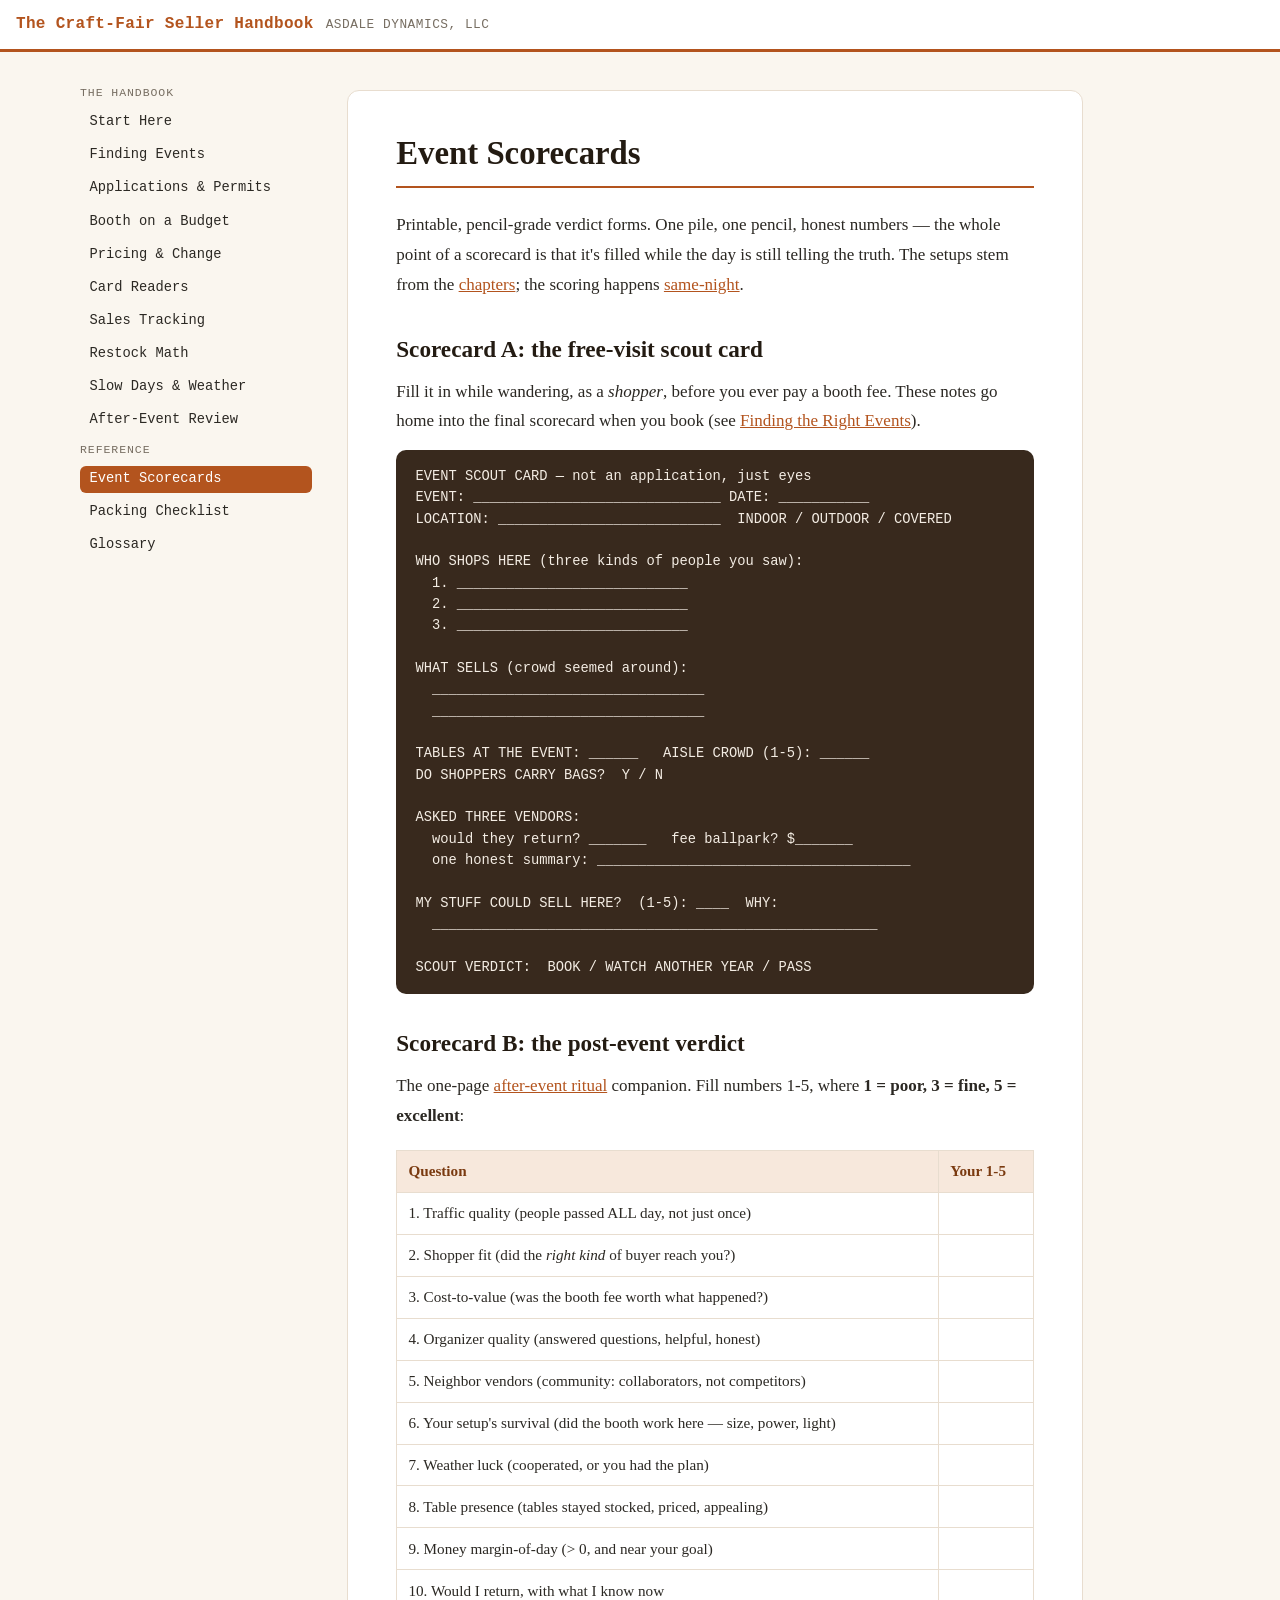
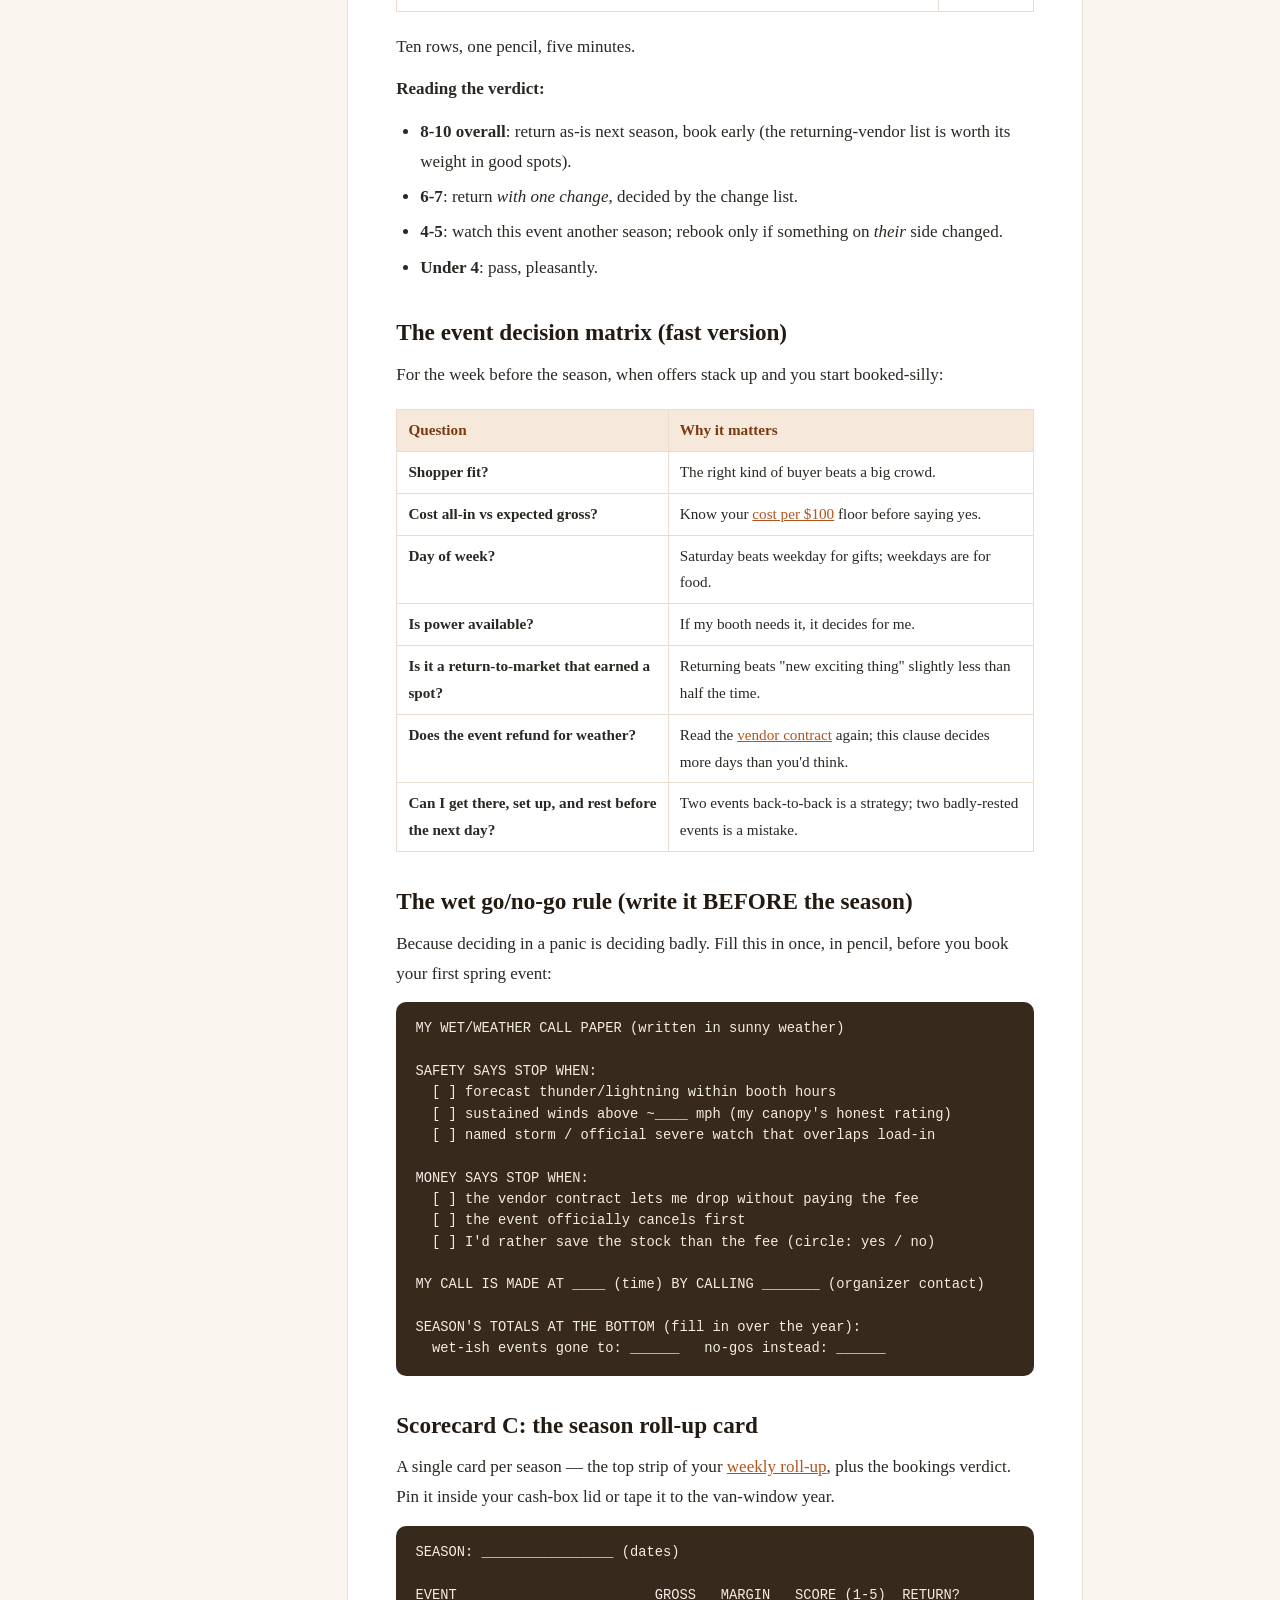
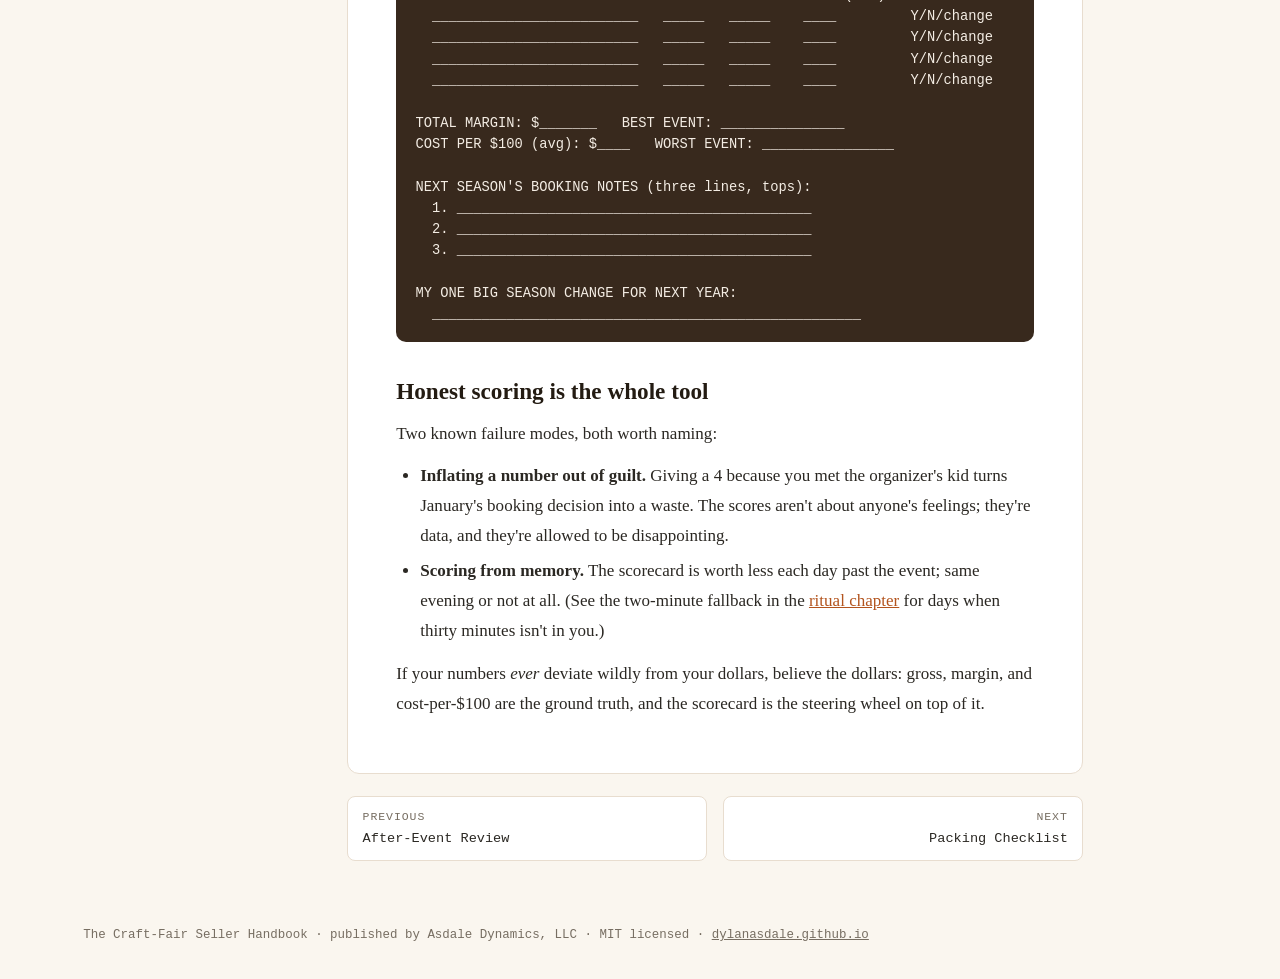
<file: site/event-scorecards.html>
<!DOCTYPE html>
<html lang="en">
<head>
<meta charset="utf-8">
<meta name="viewport" content="width=device-width, initial-scale=1">
<title>Event Scorecards — The Craft-Fair Seller Handbook</title>
<style>
:root {
  --bg: #faf6ef;
  --surface: #ffffff;
  --ink: #2b2823;
  --muted: #776e62;
  --accent: #b3541e;
  --accent-soft: #f7e8dc;
  --line: #e8ddcf;
  --code-bg: #f4efe6;
  --sidebar-w: 16.5rem;
}

* { box-sizing: border-box; }

html { scroll-behavior: smooth; }

body {
  margin: 0;
  font-family: Georgia, "Iowan Old Style", "Times New Roman", serif;
  font-size: 1.065rem;
  line-height: 1.75;
  color: var(--ink);
  background: var(--bg);
}

code, pre, .nav, .skip-link, .pager, .page-footer, .site-header {
  font-family: ui-monospace, "SF Mono", "Cascadia Code", Consolas, Menlo, monospace;
}

.site-header {
  background: var(--surface);
  border-bottom: 3px solid var(--accent);
  padding: 0.65rem 1rem;
  display: flex;
  align-items: baseline;
  gap: 0.75rem;
  flex-wrap: wrap;
}

.site-header .brand {
  font-weight: 700;
  letter-spacing: 0.02em;
  color: var(--accent);
  text-decoration: none;
  font-size: 1rem;
}

.site-header .tagline {
  color: var(--muted);
  font-size: 0.8rem;
  letter-spacing: 0.04em;
  text-transform: uppercase;
}

.skip-link {
  position: absolute;
  left: -999px;
  top: 0;
  background: var(--accent);
  color: #fff;
  padding: 0.5rem 0.75rem;
  z-index: 10;
}

.skip-link:focus { left: 0.5rem; top: 0.5rem; }

.layout {
  display: flex;
  max-width: 72rem;
  margin: 0 auto;
  align-items: flex-start;
}

.sidebar {
  width: var(--sidebar-w);
  flex: none;
  position: sticky;
  top: 0;
  padding: 1.6rem 1rem 2rem;
  font-size: 0.86rem;
  max-height: 100vh;
  overflow-y: auto;
}

.nav { list-style: none; margin: 0; padding: 0; }

.nav .nav-label {
  color: var(--muted);
  font-size: 0.72rem;
  letter-spacing: 0.08em;
  text-transform: uppercase;
  margin: 1.1rem 0 0.35rem;
  display: block;
}

.nav .nav-label:first-child { margin-top: 0; }

.nav a {
  display: block;
  color: var(--ink);
  text-decoration: none;
  padding: 0.28rem 0.6rem;
  border-radius: 6px;
  line-height: 1.35;
}

.nav a:hover { background: var(--accent-soft); }

.nav a.active {
  background: var(--accent);
  color: #fff;
}

main {
  flex: 1;
  min-width: 0;
  padding: 2.4rem 1.2rem 3rem;
}

article {
  background: var(--surface);
  border: 1px solid var(--line);
  border-radius: 12px;
  padding: 2.6rem 3rem;
  max-width: 46rem;
}

h1, h2, h3, h4 {
  font-family: Georgia, serif;
  line-height: 1.25;
  color: #231b12;
  scroll-margin-top: 1rem;
}

h1 {
  font-size: 2.05rem;
  margin: 0 0 1.4rem;
  padding-bottom: 0.75rem;
  border-bottom: 2px solid var(--accent);
}

h2 { font-size: 1.45rem; margin: 2.2rem 0 0.7rem; }
h3 { font-size: 1.18rem; margin: 1.8rem 0 0.5rem; }

p { margin: 0.8rem 0; }

a { color: var(--accent); }

a:hover { text-decoration-thickness: 2px; }

blockquote {
  margin: 1.2rem 0;
  padding: 0.7rem 1.1rem;
  border-left: 4px solid var(--accent);
  background: var(--accent-soft);
  border-radius: 0 8px 8px 0;
  font-style: italic;
}

blockquote p { margin: 0.3rem 0; }

code {
  background: var(--code-bg);
  border: 1px solid var(--line);
  border-radius: 5px;
  padding: 0.1rem 0.34rem;
  font-size: 0.87em;
}

pre {
  background: #38291d;
  color: #f4ede4;
  border-radius: 10px;
  padding: 1rem 1.2rem;
  overflow-x: auto;
  line-height: 1.55;
  font-size: 0.86rem;
}

pre code {
  background: none;
  border: none;
  padding: 0;
  color: inherit;
  font-size: inherit;
}

ul, ol { padding-left: 1.5rem; margin: 0.8rem 0; }

li { margin: 0.35rem 0; }

ul.checklist { list-style: none; padding-left: 0.3rem; }

ul.checklist li {
  padding-left: 1.7rem;
  position: relative;
}

ul.checklist li::before {
  content: "";
  position: absolute;
  left: 0;
  top: 0.42em;
  width: 1rem;
  height: 1rem;
  border: 2px solid var(--accent);
  border-radius: 4px;
  background: #fff;
}

ul.checklist li { margin: 0.55rem 0; }

table {
  border-collapse: collapse;
  width: 100%;
  margin: 1.2rem 0;
  font-size: 0.95rem;
}

th, td {
  border: 1px solid var(--line);
  padding: 0.45rem 0.7rem;
  text-align: left;
  vertical-align: top;
}

th { background: var(--accent-soft); color: #7a3a10; }

hr {
  border: none;
  border-top: 1px dashed var(--line);
  margin: 2rem auto;
  width: 60%;
}

.pager {
  max-width: 46rem;
  display: flex;
  justify-content: space-between;
  gap: 1rem;
  margin-top: 1.4rem;
  font-size: 0.85rem;
}

.pager a {
  background: var(--surface);
  border: 1px solid var(--line);
  border-radius: 8px;
  padding: 0.6rem 0.9rem;
  text-decoration: none;
  color: var(--ink);
  flex: 1;
}

.pager a:hover { border-color: var(--accent); }
.pager .next { text-align: right; }

.pager .dir {
  display: block;
  color: var(--muted);
  font-size: 0.72rem;
  text-transform: uppercase;
  letter-spacing: 0.08em;
}

.page-footer {
  max-width: 72rem;
  margin: 0 auto;
  padding: 1rem 1.2rem 2rem;
  color: var(--muted);
  font-size: 0.78rem;
}

.page-footer a { color: var(--muted); }

@media (max-width: 56rem) {
  .layout { flex-direction: column; }
  .sidebar {
    position: static;
    width: 100%;
    max-height: none;
    border-bottom: 1px solid var(--line);
    padding-bottom: 1rem;
  }
  article { padding: 1.6rem 1.2rem; }
}

</style>
</head>
<body>
<a class="skip-link" href="#content">Skip to content</a>
<header class="site-header">
  <a class="brand" href="index.html">The Craft-Fair Seller Handbook</a>
  <span class="tagline">Asdale Dynamics, LLC</span>
</header>
<div class="layout">
  <nav class="sidebar" aria-label="Chapters">
    <ul class="nav"><li><span class="nav-label">The handbook</span></li><li><a class="" href="index.html">Start Here</a></li><li><a class="" href="01-finding-events.html">Finding Events</a></li><li><a class="" href="02-applications-and-permits.html">Applications &amp; Permits</a></li><li><a class="" href="03-booth-setup-on-a-budget.html">Booth on a Budget</a></li><li><a class="" href="04-pricing-and-making-change.html">Pricing &amp; Change</a></li><li><a class="" href="05-card-readers.html">Card Readers</a></li><li><a class="" href="06-honest-sales-tracking.html">Sales Tracking</a></li><li><a class="" href="07-restock-math.html">Restock Math</a></li><li><a class="" href="08-slow-days-and-weather.html">Slow Days &amp; Weather</a></li><li><a class="" href="09-after-event-review.html">After-Event Review</a></li><li><span class="nav-label">Reference</span></li><li><a class="active" href="event-scorecards.html">Event Scorecards</a></li><li><a class="" href="packing-checklist.html">Packing Checklist</a></li><li><a class="" href="glossary.html">Glossary</a></li></ul>
  </nav>
  <main id="content">
    <article>
<h1 id="event-scorecards">Event Scorecards</h1>
<p>Printable, pencil-grade verdict forms. One pile, one pencil, honest numbers — the whole point of a scorecard is that it's filled while the day is still telling the truth. The setups stem from the <a href="index.html">chapters</a>; the scoring happens <a href="09-after-event-review.html">same-night</a>.</p>
<h2 id="scorecard-a-the-free-visit-scout-card">Scorecard A: the free-visit scout card</h2>
<p>Fill it in while wandering, as a <em>shopper</em>, before you ever pay a booth fee. These notes go home into the final scorecard when you book (see <a href="01-finding-events.html">Finding the Right Events</a>).</p>
<pre><code>EVENT SCOUT CARD — not an application, just eyes
EVENT: ______________________________ DATE: ___________
LOCATION: ___________________________  INDOOR / OUTDOOR / COVERED

WHO SHOPS HERE (three kinds of people you saw):
  1. ____________________________
  2. ____________________________
  3. ____________________________

WHAT SELLS (crowd seemed around):
  _________________________________
  _________________________________

TABLES AT THE EVENT: ______   AISLE CROWD (1-5): ______
DO SHOPPERS CARRY BAGS?  Y / N

ASKED THREE VENDORS:
  would they return? _______   fee ballpark? $_______
  one honest summary: ______________________________________

MY STUFF COULD SELL HERE?  (1-5): ____  WHY:
  ______________________________________________________

SCOUT VERDICT:  BOOK / WATCH ANOTHER YEAR / PASS
</code></pre>
<h2 id="scorecard-b-the-post-event-verdict">Scorecard B: the post-event verdict</h2>
<p>The one-page <a href="09-after-event-review.html">after-event ritual</a> companion. Fill numbers 1-5, where <strong>1 = poor, 3 = fine, 5 = excellent</strong>:</p>
<table><thead><tr><th>Question</th><th>Your 1-5</th></tr></thead><tbody><tr><td>1. Traffic quality (people passed ALL day, not just once)</td><td></td></tr><tr><td>2. Shopper fit (did the <em>right kind</em> of buyer reach you?)</td><td></td></tr><tr><td>3. Cost-to-value (was the booth fee worth what happened?)</td><td></td></tr><tr><td>4. Organizer quality (answered questions, helpful, honest)</td><td></td></tr><tr><td>5. Neighbor vendors (community: collaborators, not competitors)</td><td></td></tr><tr><td>6. Your setup's survival (did the booth work here — size, power, light)</td><td></td></tr><tr><td>7. Weather luck (cooperated, or you had the plan)</td><td></td></tr><tr><td>8. Table presence (tables stayed stocked, priced, appealing)</td><td></td></tr><tr><td>9. Money margin-of-day (&gt; 0, and near your goal)</td><td></td></tr><tr><td>10. Would I return, with what I know now</td><td></td></tr></tbody></table>
<p>Ten rows, one pencil, five minutes.</p>
<p><strong>Reading the verdict:</strong></p>
<ul>
<li><strong>8-10 overall</strong>: return as-is next season, book early (the returning-vendor list is worth its weight in good spots).</li>
<li><strong>6-7</strong>: return <em>with one change</em>, decided by the change list.</li>
<li><strong>4-5</strong>: watch this event another season; rebook only if something on <em>their</em> side changed.</li>
<li><strong>Under 4</strong>: pass, pleasantly.</li>
</ul>
<h2 id="the-event-decision-matrix-fast-version">The event decision matrix (fast version)</h2>
<p>For the week before the season, when offers stack up and you start booked-silly:</p>
<table><thead><tr><th>Question</th><th>Why it matters</th></tr></thead><tbody><tr><td><strong>Shopper fit?</strong></td><td>The right kind of buyer beats a big crowd.</td></tr><tr><td><strong>Cost all-in vs expected gross?</strong></td><td>Know your <a href="09-after-event-review.html">cost per $100</a> floor before saying yes.</td></tr><tr><td><strong>Day of week?</strong></td><td>Saturday beats weekday for gifts; weekdays are for food.</td></tr><tr><td><strong>Is power available?</strong></td><td>If my booth needs it, it decides for me.</td></tr><tr><td><strong>Is it a return-to-market that earned a spot?</strong></td><td>Returning beats "new exciting thing" slightly less than half the time.</td></tr><tr><td><strong>Does the event refund for weather?</strong></td><td>Read the <a href="02-applications-and-permits.html">vendor contract</a> again; this clause decides more days than you'd think.</td></tr><tr><td><strong>Can I get there, set up, and rest before the next day?</strong></td><td>Two events back-to-back is a strategy; two badly-rested events is a mistake.</td></tr></tbody></table>
<h2 id="the-wet-gono-go-rule-write-it-before-the-season">The wet go/no-go rule (write it BEFORE the season)</h2>
<p>Because deciding in a panic is deciding badly. Fill this in once, in pencil, before you book your first spring event:</p>
<pre><code>MY WET/WEATHER CALL PAPER (written in sunny weather)

SAFETY SAYS STOP WHEN:
  [ ] forecast thunder/lightning within booth hours
  [ ] sustained winds above ~____ mph (my canopy&#x27;s honest rating)
  [ ] named storm / official severe watch that overlaps load-in

MONEY SAYS STOP WHEN:
  [ ] the vendor contract lets me drop without paying the fee
  [ ] the event officially cancels first
  [ ] I&#x27;d rather save the stock than the fee (circle: yes / no)

MY CALL IS MADE AT ____ (time) BY CALLING _______ (organizer contact)

SEASON&#x27;S TOTALS AT THE BOTTOM (fill in over the year):
  wet-ish events gone to: ______   no-gos instead: ______
</code></pre>
<h2 id="scorecard-c-the-season-roll-up-card">Scorecard C: the season roll-up card</h2>
<p>A single card per season — the top strip of your <a href="06-honest-sales-tracking.html">weekly roll-up</a>, plus the bookings verdict. Pin it inside your cash-box lid or tape it to the van-window year.</p>
<pre><code>SEASON: ________________ (dates)

EVENT                        GROSS   MARGIN   SCORE (1-5)  RETURN?
  _________________________   _____   _____    ____         Y/N/change
  _________________________   _____   _____    ____         Y/N/change
  _________________________   _____   _____    ____         Y/N/change
  _________________________   _____   _____    ____         Y/N/change

TOTAL MARGIN: $_______   BEST EVENT: _______________
COST PER $100 (avg): $____   WORST EVENT: ________________

NEXT SEASON&#x27;S BOOKING NOTES (three lines, tops):
  1. ___________________________________________
  2. ___________________________________________
  3. ___________________________________________

MY ONE BIG SEASON CHANGE FOR NEXT YEAR:
  ____________________________________________________
</code></pre>
<h2 id="honest-scoring-is-the-whole-tool">Honest scoring is the whole tool</h2>
<p>Two known failure modes, both worth naming:</p>
<ul>
<li><strong>Inflating a number out of guilt.</strong> Giving a 4 because you met the organizer's kid turns January's booking decision into a waste. The scores aren't about anyone's feelings; they're data, and they're allowed to be disappointing.</li>
<li><strong>Scoring from memory.</strong> The scorecard is worth less each day past the event; same evening or not at all. (See the two-minute fallback in the <a href="09-after-event-review.html">ritual chapter</a> for days when thirty minutes isn't in you.)</li>
</ul>
<p>If your numbers <em>ever</em> deviate wildly from your dollars, believe the dollars: gross, margin, and cost-per-$100 are the ground truth, and the scorecard is the steering wheel on top of it.</p>
    </article>
    <nav class="pager" aria-label="Previous and next chapter">
      <a class="prev" href="09-after-event-review.html"><span class="dir">Previous</span>After-Event Review</a>
      <a class="next" href="packing-checklist.html"><span class="dir">Next</span>Packing Checklist</a>
    </nav>
  </main>
</div>
<footer class="page-footer">
  The Craft-Fair Seller Handbook · published by Asdale Dynamics, LLC ·
  MIT licensed · <a href="https://dylanasdale.github.io">dylanasdale.github.io</a>
</footer>
</body>
</html>
</file>
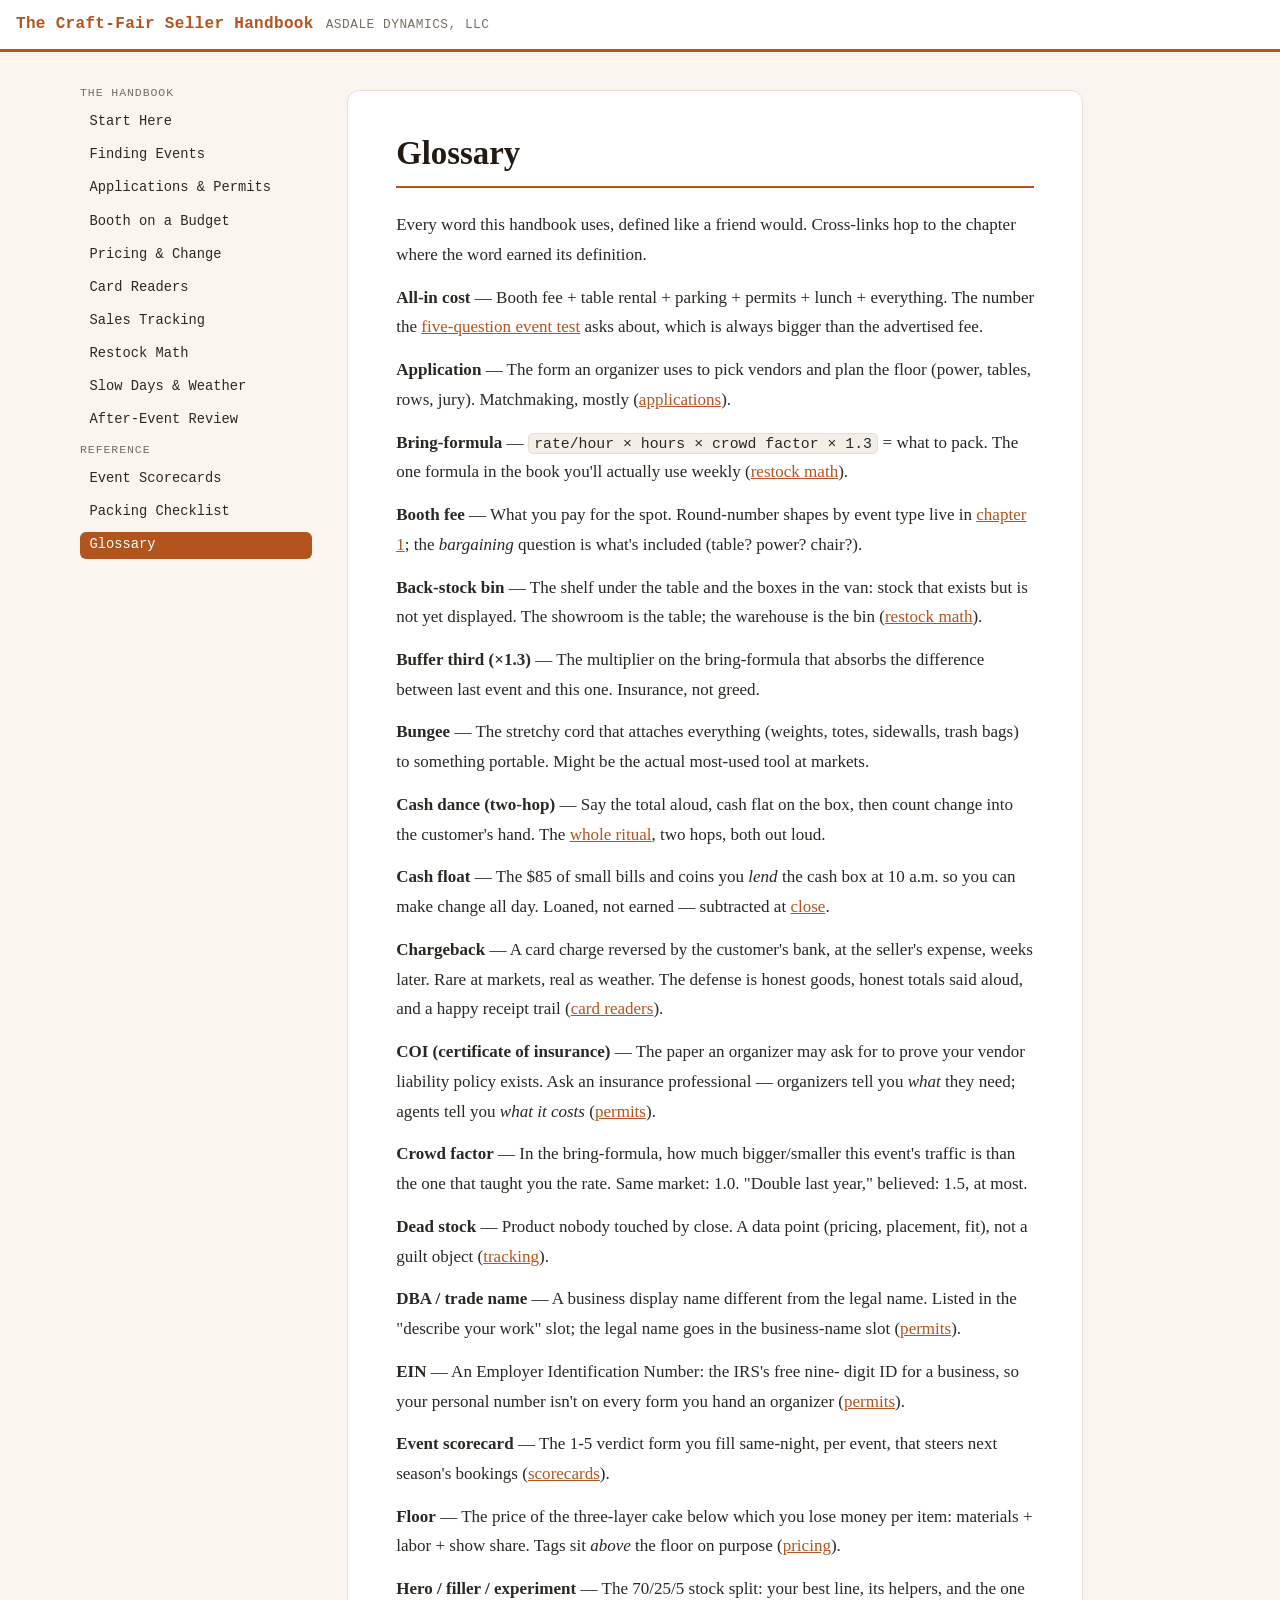
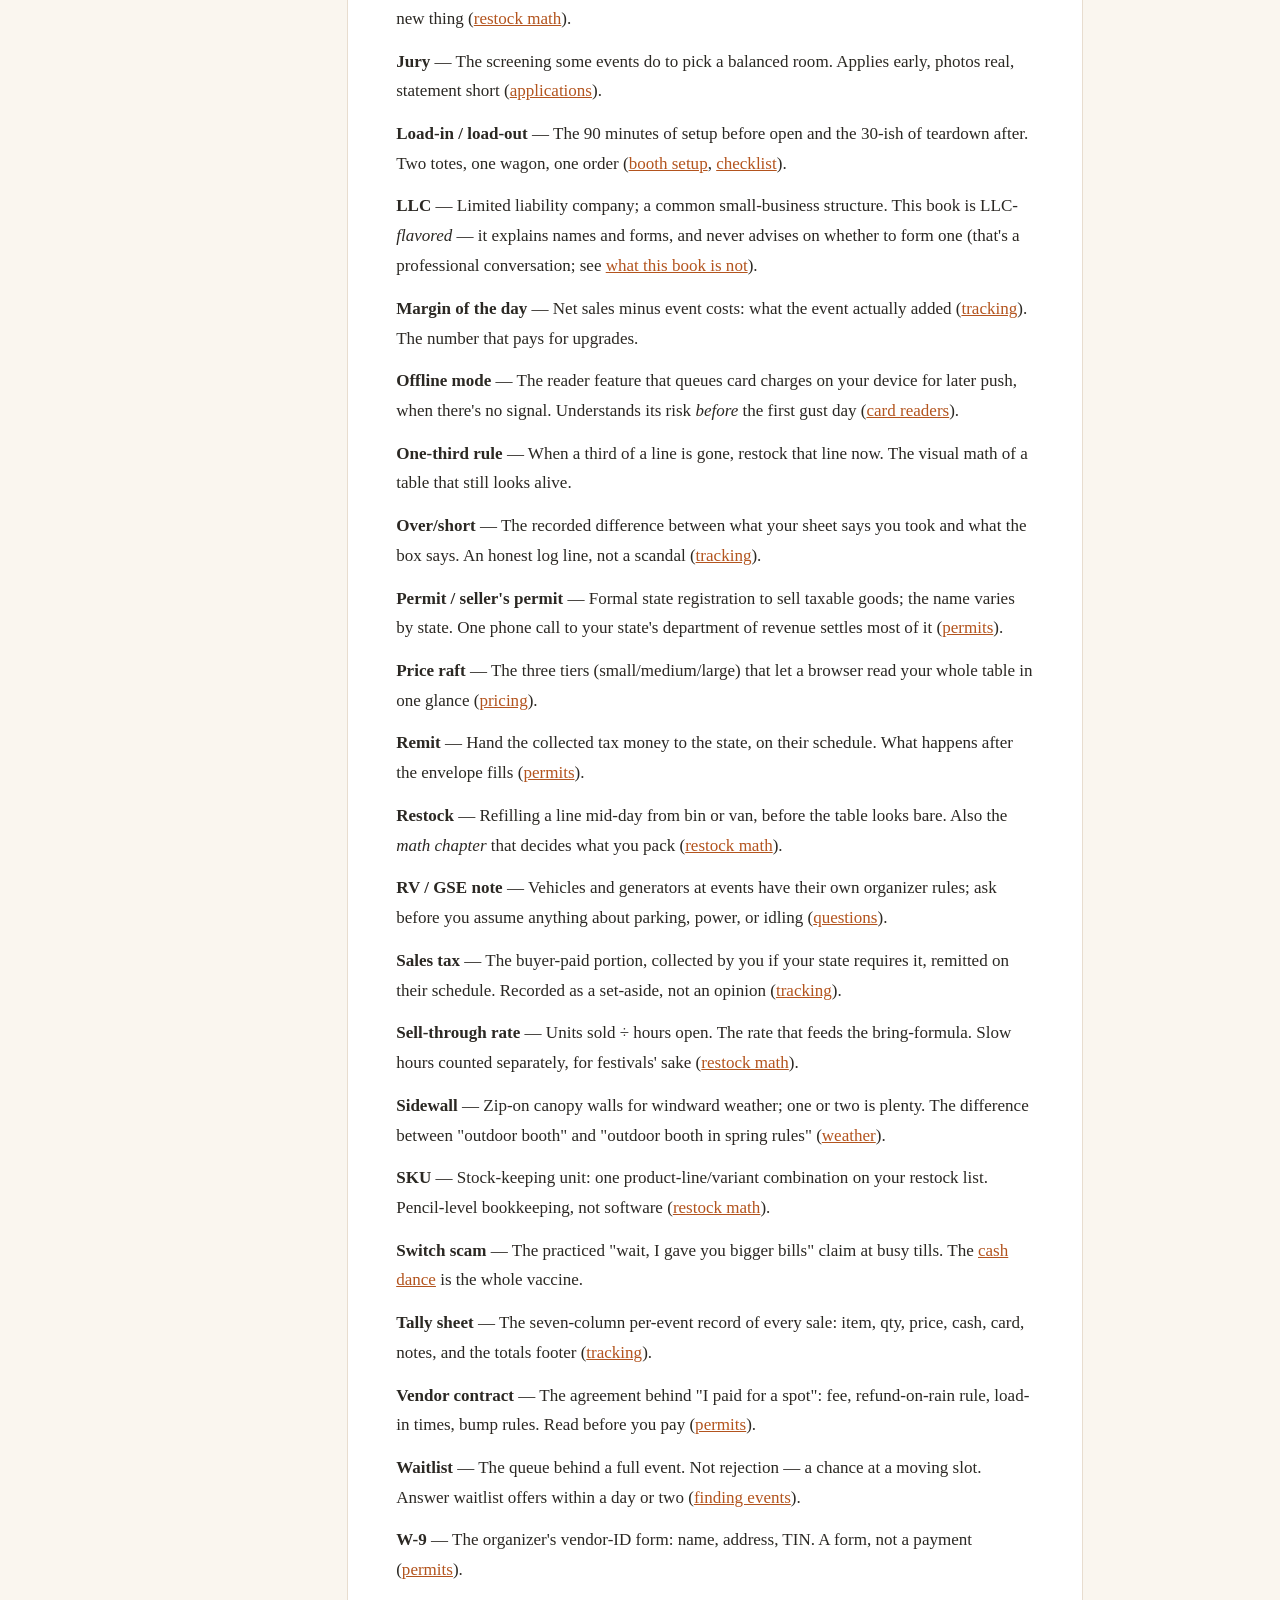
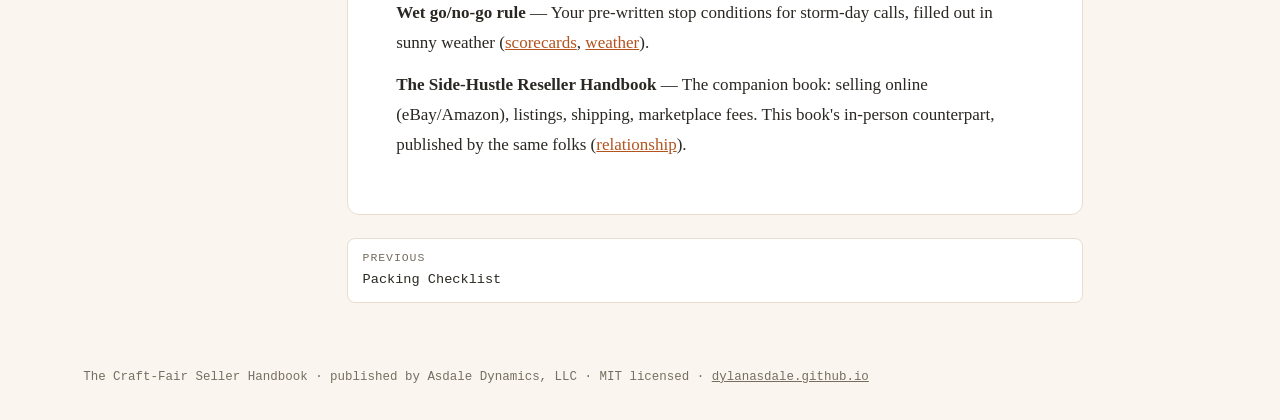
<file: site/glossary.html>
<!DOCTYPE html>
<html lang="en">
<head>
<meta charset="utf-8">
<meta name="viewport" content="width=device-width, initial-scale=1">
<title>Glossary — The Craft-Fair Seller Handbook</title>
<style>
:root {
  --bg: #faf6ef;
  --surface: #ffffff;
  --ink: #2b2823;
  --muted: #776e62;
  --accent: #b3541e;
  --accent-soft: #f7e8dc;
  --line: #e8ddcf;
  --code-bg: #f4efe6;
  --sidebar-w: 16.5rem;
}

* { box-sizing: border-box; }

html { scroll-behavior: smooth; }

body {
  margin: 0;
  font-family: Georgia, "Iowan Old Style", "Times New Roman", serif;
  font-size: 1.065rem;
  line-height: 1.75;
  color: var(--ink);
  background: var(--bg);
}

code, pre, .nav, .skip-link, .pager, .page-footer, .site-header {
  font-family: ui-monospace, "SF Mono", "Cascadia Code", Consolas, Menlo, monospace;
}

.site-header {
  background: var(--surface);
  border-bottom: 3px solid var(--accent);
  padding: 0.65rem 1rem;
  display: flex;
  align-items: baseline;
  gap: 0.75rem;
  flex-wrap: wrap;
}

.site-header .brand {
  font-weight: 700;
  letter-spacing: 0.02em;
  color: var(--accent);
  text-decoration: none;
  font-size: 1rem;
}

.site-header .tagline {
  color: var(--muted);
  font-size: 0.8rem;
  letter-spacing: 0.04em;
  text-transform: uppercase;
}

.skip-link {
  position: absolute;
  left: -999px;
  top: 0;
  background: var(--accent);
  color: #fff;
  padding: 0.5rem 0.75rem;
  z-index: 10;
}

.skip-link:focus { left: 0.5rem; top: 0.5rem; }

.layout {
  display: flex;
  max-width: 72rem;
  margin: 0 auto;
  align-items: flex-start;
}

.sidebar {
  width: var(--sidebar-w);
  flex: none;
  position: sticky;
  top: 0;
  padding: 1.6rem 1rem 2rem;
  font-size: 0.86rem;
  max-height: 100vh;
  overflow-y: auto;
}

.nav { list-style: none; margin: 0; padding: 0; }

.nav .nav-label {
  color: var(--muted);
  font-size: 0.72rem;
  letter-spacing: 0.08em;
  text-transform: uppercase;
  margin: 1.1rem 0 0.35rem;
  display: block;
}

.nav .nav-label:first-child { margin-top: 0; }

.nav a {
  display: block;
  color: var(--ink);
  text-decoration: none;
  padding: 0.28rem 0.6rem;
  border-radius: 6px;
  line-height: 1.35;
}

.nav a:hover { background: var(--accent-soft); }

.nav a.active {
  background: var(--accent);
  color: #fff;
}

main {
  flex: 1;
  min-width: 0;
  padding: 2.4rem 1.2rem 3rem;
}

article {
  background: var(--surface);
  border: 1px solid var(--line);
  border-radius: 12px;
  padding: 2.6rem 3rem;
  max-width: 46rem;
}

h1, h2, h3, h4 {
  font-family: Georgia, serif;
  line-height: 1.25;
  color: #231b12;
  scroll-margin-top: 1rem;
}

h1 {
  font-size: 2.05rem;
  margin: 0 0 1.4rem;
  padding-bottom: 0.75rem;
  border-bottom: 2px solid var(--accent);
}

h2 { font-size: 1.45rem; margin: 2.2rem 0 0.7rem; }
h3 { font-size: 1.18rem; margin: 1.8rem 0 0.5rem; }

p { margin: 0.8rem 0; }

a { color: var(--accent); }

a:hover { text-decoration-thickness: 2px; }

blockquote {
  margin: 1.2rem 0;
  padding: 0.7rem 1.1rem;
  border-left: 4px solid var(--accent);
  background: var(--accent-soft);
  border-radius: 0 8px 8px 0;
  font-style: italic;
}

blockquote p { margin: 0.3rem 0; }

code {
  background: var(--code-bg);
  border: 1px solid var(--line);
  border-radius: 5px;
  padding: 0.1rem 0.34rem;
  font-size: 0.87em;
}

pre {
  background: #38291d;
  color: #f4ede4;
  border-radius: 10px;
  padding: 1rem 1.2rem;
  overflow-x: auto;
  line-height: 1.55;
  font-size: 0.86rem;
}

pre code {
  background: none;
  border: none;
  padding: 0;
  color: inherit;
  font-size: inherit;
}

ul, ol { padding-left: 1.5rem; margin: 0.8rem 0; }

li { margin: 0.35rem 0; }

ul.checklist { list-style: none; padding-left: 0.3rem; }

ul.checklist li {
  padding-left: 1.7rem;
  position: relative;
}

ul.checklist li::before {
  content: "";
  position: absolute;
  left: 0;
  top: 0.42em;
  width: 1rem;
  height: 1rem;
  border: 2px solid var(--accent);
  border-radius: 4px;
  background: #fff;
}

ul.checklist li { margin: 0.55rem 0; }

table {
  border-collapse: collapse;
  width: 100%;
  margin: 1.2rem 0;
  font-size: 0.95rem;
}

th, td {
  border: 1px solid var(--line);
  padding: 0.45rem 0.7rem;
  text-align: left;
  vertical-align: top;
}

th { background: var(--accent-soft); color: #7a3a10; }

hr {
  border: none;
  border-top: 1px dashed var(--line);
  margin: 2rem auto;
  width: 60%;
}

.pager {
  max-width: 46rem;
  display: flex;
  justify-content: space-between;
  gap: 1rem;
  margin-top: 1.4rem;
  font-size: 0.85rem;
}

.pager a {
  background: var(--surface);
  border: 1px solid var(--line);
  border-radius: 8px;
  padding: 0.6rem 0.9rem;
  text-decoration: none;
  color: var(--ink);
  flex: 1;
}

.pager a:hover { border-color: var(--accent); }
.pager .next { text-align: right; }

.pager .dir {
  display: block;
  color: var(--muted);
  font-size: 0.72rem;
  text-transform: uppercase;
  letter-spacing: 0.08em;
}

.page-footer {
  max-width: 72rem;
  margin: 0 auto;
  padding: 1rem 1.2rem 2rem;
  color: var(--muted);
  font-size: 0.78rem;
}

.page-footer a { color: var(--muted); }

@media (max-width: 56rem) {
  .layout { flex-direction: column; }
  .sidebar {
    position: static;
    width: 100%;
    max-height: none;
    border-bottom: 1px solid var(--line);
    padding-bottom: 1rem;
  }
  article { padding: 1.6rem 1.2rem; }
}

</style>
</head>
<body>
<a class="skip-link" href="#content">Skip to content</a>
<header class="site-header">
  <a class="brand" href="index.html">The Craft-Fair Seller Handbook</a>
  <span class="tagline">Asdale Dynamics, LLC</span>
</header>
<div class="layout">
  <nav class="sidebar" aria-label="Chapters">
    <ul class="nav"><li><span class="nav-label">The handbook</span></li><li><a class="" href="index.html">Start Here</a></li><li><a class="" href="01-finding-events.html">Finding Events</a></li><li><a class="" href="02-applications-and-permits.html">Applications &amp; Permits</a></li><li><a class="" href="03-booth-setup-on-a-budget.html">Booth on a Budget</a></li><li><a class="" href="04-pricing-and-making-change.html">Pricing &amp; Change</a></li><li><a class="" href="05-card-readers.html">Card Readers</a></li><li><a class="" href="06-honest-sales-tracking.html">Sales Tracking</a></li><li><a class="" href="07-restock-math.html">Restock Math</a></li><li><a class="" href="08-slow-days-and-weather.html">Slow Days &amp; Weather</a></li><li><a class="" href="09-after-event-review.html">After-Event Review</a></li><li><span class="nav-label">Reference</span></li><li><a class="" href="event-scorecards.html">Event Scorecards</a></li><li><a class="" href="packing-checklist.html">Packing Checklist</a></li><li><a class="active" href="glossary.html">Glossary</a></li></ul>
  </nav>
  <main id="content">
    <article>
<h1 id="glossary">Glossary</h1>
<p>Every word this handbook uses, defined like a friend would. Cross-links hop to the chapter where the word earned its definition.</p>
<p><strong>All-in cost</strong> — Booth fee + table rental + parking + permits + lunch + everything. The number the <a href="01-finding-events.html">five-question event test</a> asks about, which is always bigger than the advertised fee.</p>
<p><strong>Application</strong> — The form an organizer uses to pick vendors and plan the floor (power, tables, rows, jury). Matchmaking, mostly (<a href="02-applications-and-permits.html">applications</a>).</p>
<p><strong>Bring-formula</strong> — <code>rate/hour × hours × crowd factor × 1.3</code> = what to pack. The one formula in the book you'll actually use weekly (<a href="07-restock-math.html">restock math</a>).</p>
<p><strong>Booth fee</strong> — What you pay for the spot. Round-number shapes by event type live in <a href="01-finding-events.html">chapter 1</a>; the <em>bargaining</em> question is what's included (table? power? chair?).</p>
<p><strong>Back-stock bin</strong> — The shelf under the table and the boxes in the van: stock that exists but is not yet displayed. The showroom is the table; the warehouse is the bin (<a href="07-restock-math.html">restock math</a>).</p>
<p><strong>Buffer third (×1.3)</strong> — The multiplier on the bring-formula that absorbs the difference between last event and this one. Insurance, not greed.</p>
<p><strong>Bungee</strong> — The stretchy cord that attaches everything (weights, totes, sidewalls, trash bags) to something portable. Might be the actual most-used tool at markets.</p>
<p><strong>Cash dance (two-hop)</strong> — Say the total aloud, cash flat on the box, then count change into the customer's hand. The <a href="04-pricing-and-making-change.html">whole ritual</a>, two hops, both out loud.</p>
<p><strong>Cash float</strong> — The $85 of small bills and coins you <em>lend</em> the cash box at 10 a.m. so you can make change all day. Loaned, not earned — subtracted at <a href="04-pricing-and-making-change.html">close</a>.</p>
<p><strong>Chargeback</strong> — A card charge reversed by the customer's bank, at the seller's expense, weeks later. Rare at markets, real as weather. The defense is honest goods, honest totals said aloud, and a happy receipt trail (<a href="05-card-readers.html">card readers</a>).</p>
<p><strong>COI (certificate of insurance)</strong> — The paper an organizer may ask for to prove your vendor liability policy exists. Ask an insurance professional — organizers tell you <em>what</em> they need; agents tell you <em>what it costs</em> (<a href="02-applications-and-permits.html">permits</a>).</p>
<p><strong>Crowd factor</strong> — In the bring-formula, how much bigger/smaller this event's traffic is than the one that taught you the rate. Same market: 1.0. "Double last year," believed: 1.5, at most.</p>
<p><strong>Dead stock</strong> — Product nobody touched by close. A data point (pricing, placement, fit), not a guilt object (<a href="06-honest-sales-tracking.html">tracking</a>).</p>
<p><strong>DBA / trade name</strong> — A business display name different from the legal name. Listed in the "describe your work" slot; the legal name goes in the business-name slot (<a href="02-applications-and-permits.html">permits</a>).</p>
<p><strong>EIN</strong> — An Employer Identification Number: the IRS's free nine- digit ID for a business, so your personal number isn't on every form you hand an organizer (<a href="02-applications-and-permits.html">permits</a>).</p>
<p><strong>Event scorecard</strong> — The 1-5 verdict form you fill same-night, per event, that steers next season's bookings (<a href="event-scorecards.html">scorecards</a>).</p>
<p><strong>Floor</strong> — The price of the three-layer cake below which you lose money per item: materials + labor + show share. Tags sit <em>above</em> the floor on purpose (<a href="04-pricing-and-making-change.html">pricing</a>).</p>
<p><strong>Hero / filler / experiment</strong> — The 70/25/5 stock split: your best line, its helpers, and the one new thing (<a href="07-restock-math.html">restock math</a>).</p>
<p><strong>Jury</strong> — The screening some events do to pick a balanced room. Applies early, photos real, statement short (<a href="02-applications-and-permits.html">applications</a>).</p>
<p><strong>Load-in / load-out</strong> — The 90 minutes of setup before open and the 30-ish of teardown after. Two totes, one wagon, one order (<a href="03-booth-setup-on-a-budget.html">booth setup</a>, <a href="packing-checklist.html">checklist</a>).</p>
<p><strong>LLC</strong> — Limited liability company; a common small-business structure. This book is LLC-<em>flavored</em> — it explains names and forms, and never advises on whether to form one (that's a professional conversation; see <a href="index.html">what this book is not</a>).</p>
<p><strong>Margin of the day</strong> — Net sales minus event costs: what the event actually added (<a href="06-honest-sales-tracking.html">tracking</a>). The number that pays for upgrades.</p>
<p><strong>Offline mode</strong> — The reader feature that queues card charges on your device for later push, when there's no signal. Understands its risk <em>before</em> the first gust day (<a href="05-card-readers.html">card readers</a>).</p>
<p><strong>One-third rule</strong> — When a third of a line is gone, restock that line now. The visual math of a table that still looks alive.</p>
<p><strong>Over/short</strong> — The recorded difference between what your sheet says you took and what the box says. An honest log line, not a scandal (<a href="06-honest-sales-tracking.html">tracking</a>).</p>
<p><strong>Permit / seller's permit</strong> — Formal state registration to sell taxable goods; the name varies by state. One phone call to your state's department of revenue settles most of it (<a href="02-applications-and-permits.html">permits</a>).</p>
<p><strong>Price raft</strong> — The three tiers (small/medium/large) that let a browser read your whole table in one glance (<a href="04-pricing-and-making-change.html">pricing</a>).</p>
<p><strong>Remit</strong> — Hand the collected tax money to the state, on their schedule. What happens after the envelope fills (<a href="02-applications-and-permits.html">permits</a>).</p>
<p><strong>Restock</strong> — Refilling a line mid-day from bin or van, before the table looks bare. Also the <em>math chapter</em> that decides what you pack (<a href="07-restock-math.html">restock math</a>).</p>
<p><strong>RV / GSE note</strong> — Vehicles and generators at events have their own organizer rules; ask before you assume anything about parking, power, or idling (<a href="01-finding-events.html">questions</a>).</p>
<p><strong>Sales tax</strong> — The buyer-paid portion, collected by you if your state requires it, remitted on their schedule. Recorded as a set-aside, not an opinion (<a href="06-honest-sales-tracking.html">tracking</a>).</p>
<p><strong>Sell-through rate</strong> — Units sold ÷ hours open. The rate that feeds the bring-formula. Slow hours counted separately, for festivals' sake (<a href="07-restock-math.html">restock math</a>).</p>
<p><strong>Sidewall</strong> — Zip-on canopy walls for windward weather; one or two is plenty. The difference between "outdoor booth" and "outdoor booth in spring rules" (<a href="08-slow-days-and-weather.html">weather</a>).</p>
<p><strong>SKU</strong> — Stock-keeping unit: one product-line/variant combination on your restock list. Pencil-level bookkeeping, not software (<a href="07-restock-math.html">restock math</a>).</p>
<p><strong>Switch scam</strong> — The practiced "wait, I gave you bigger bills" claim at busy tills. The <a href="04-pricing-and-making-change.html">cash dance</a> is the whole vaccine.</p>
<p><strong>Tally sheet</strong> — The seven-column per-event record of every sale: item, qty, price, cash, card, notes, and the totals footer (<a href="06-honest-sales-tracking.html">tracking</a>).</p>
<p><strong>Vendor contract</strong> — The agreement behind "I paid for a spot": fee, refund-on-rain rule, load-in times, bump rules. Read before you pay (<a href="02-applications-and-permits.html">permits</a>).</p>
<p><strong>Waitlist</strong> — The queue behind a full event. Not rejection — a chance at a moving slot. Answer waitlist offers within a day or two (<a href="01-finding-events.html">finding events</a>).</p>
<p><strong>W-9</strong> — The organizer's vendor-ID form: name, address, TIN. A form, not a payment (<a href="02-applications-and-permits.html">permits</a>).</p>
<p><strong>Wet go/no-go rule</strong> — Your pre-written stop conditions for storm-day calls, filled out in sunny weather (<a href="event-scorecards.html">scorecards</a>, <a href="08-slow-days-and-weather.html">weather</a>).</p>
<p><strong>The Side-Hustle Reseller Handbook</strong> — The companion book: selling online (eBay/Amazon), listings, shipping, marketplace fees. This book's in-person counterpart, published by the same folks (<a href="index.html">relationship</a>).</p>
    </article>
    <nav class="pager" aria-label="Previous and next chapter">
      <a class="prev" href="packing-checklist.html"><span class="dir">Previous</span>Packing Checklist</a>
      
    </nav>
  </main>
</div>
<footer class="page-footer">
  The Craft-Fair Seller Handbook · published by Asdale Dynamics, LLC ·
  MIT licensed · <a href="https://dylanasdale.github.io">dylanasdale.github.io</a>
</footer>
</body>
</html>
</file>
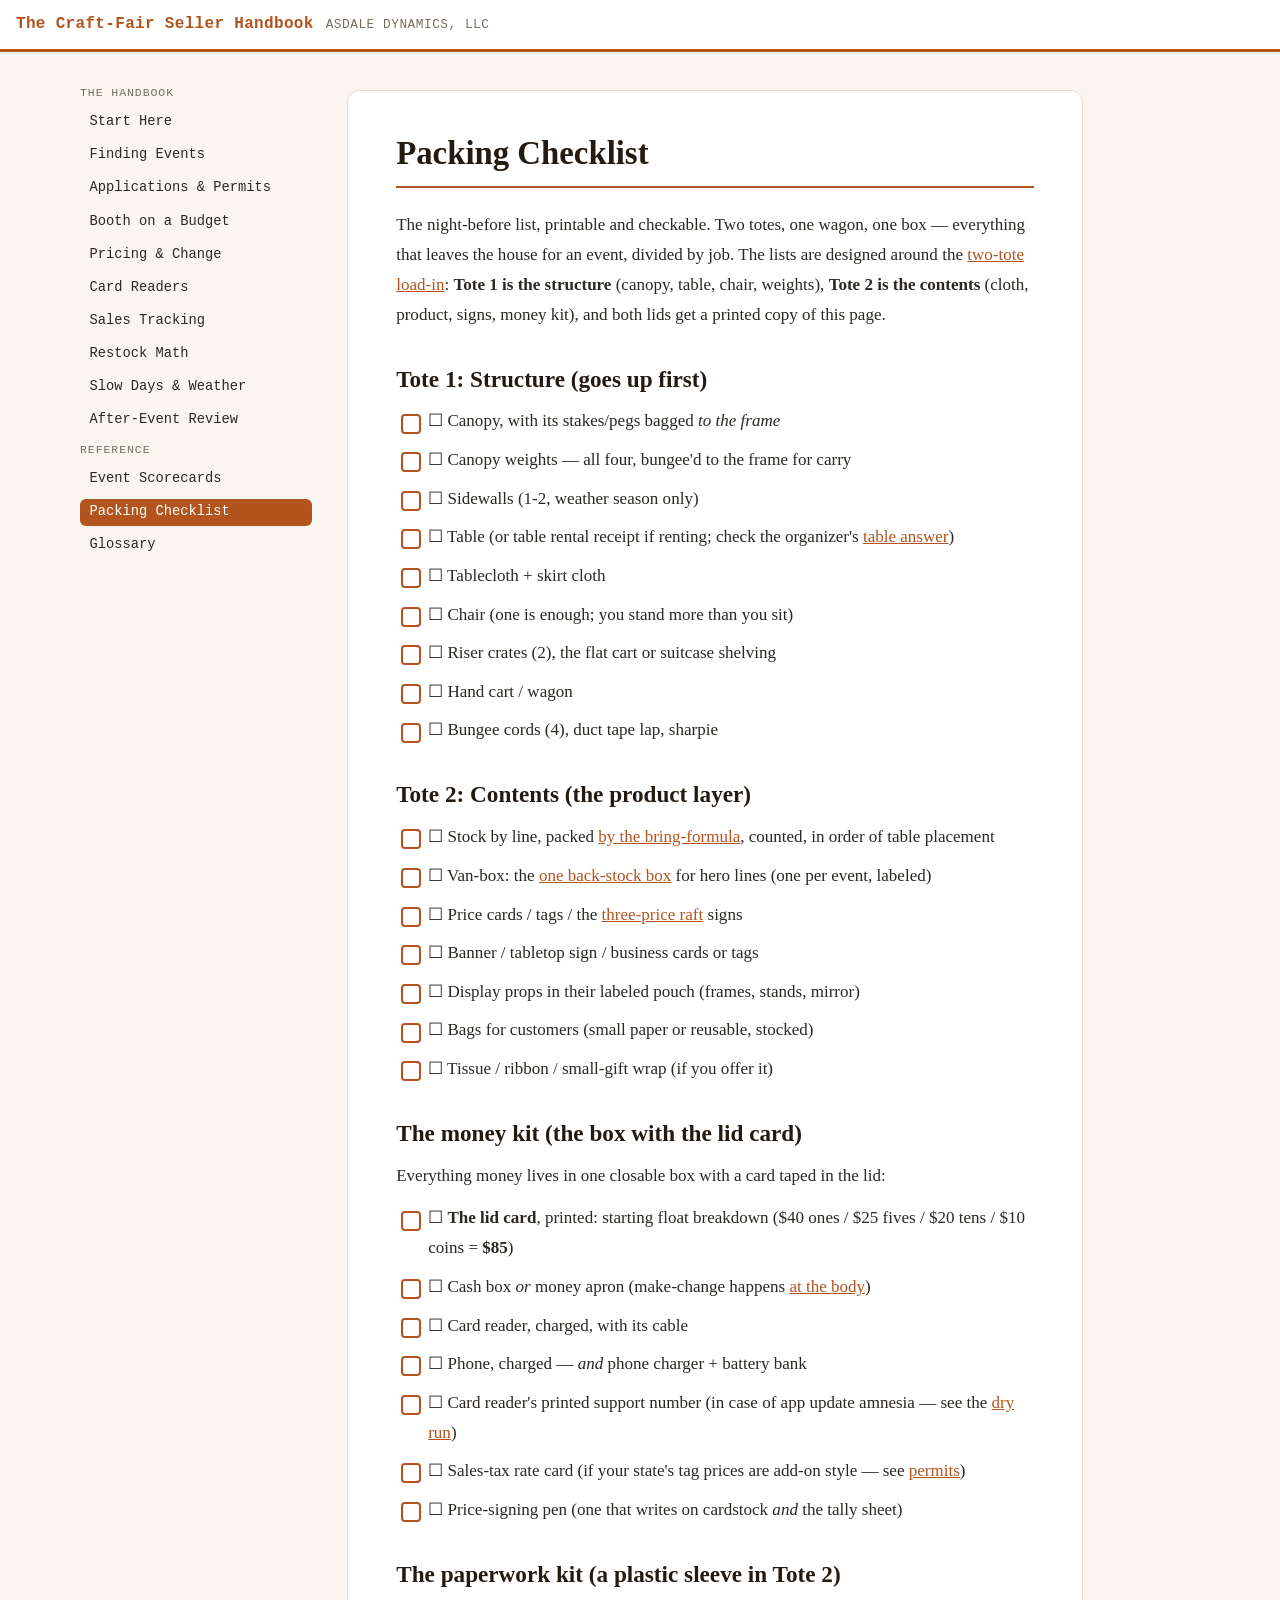
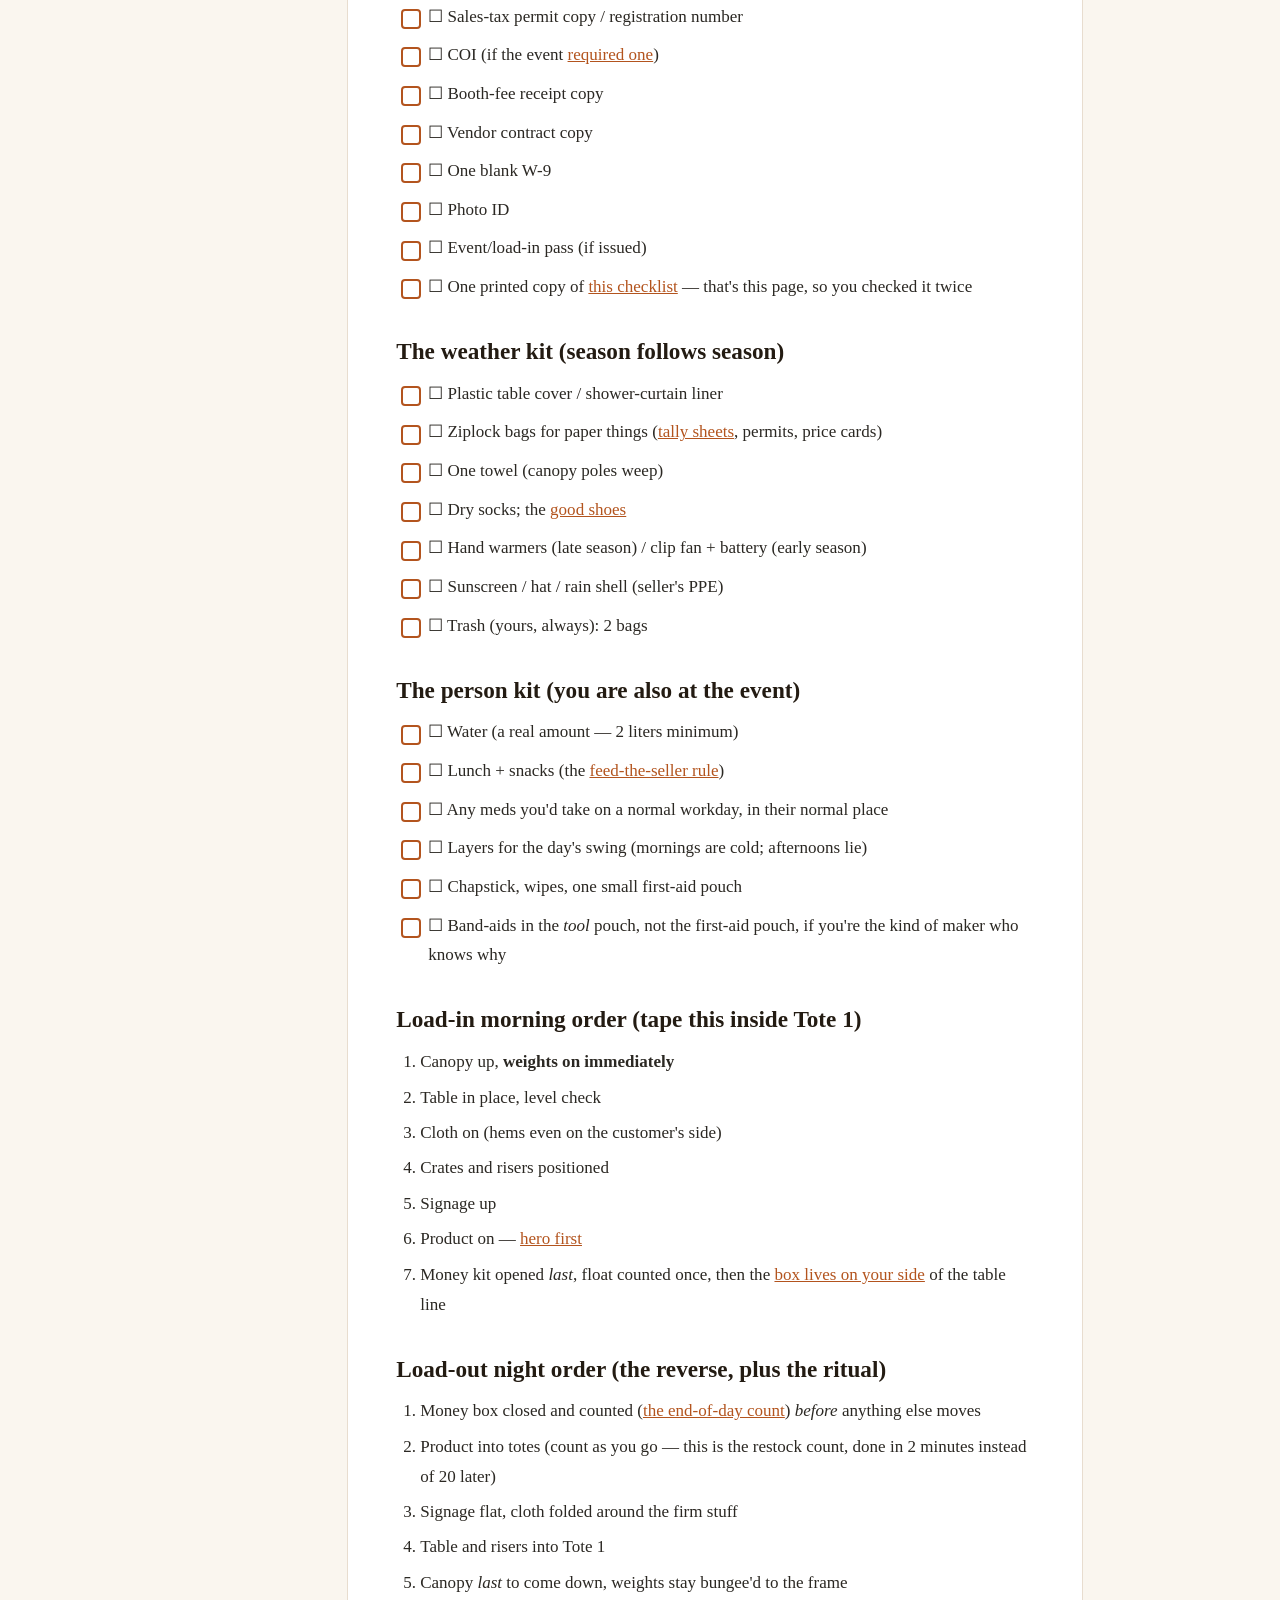
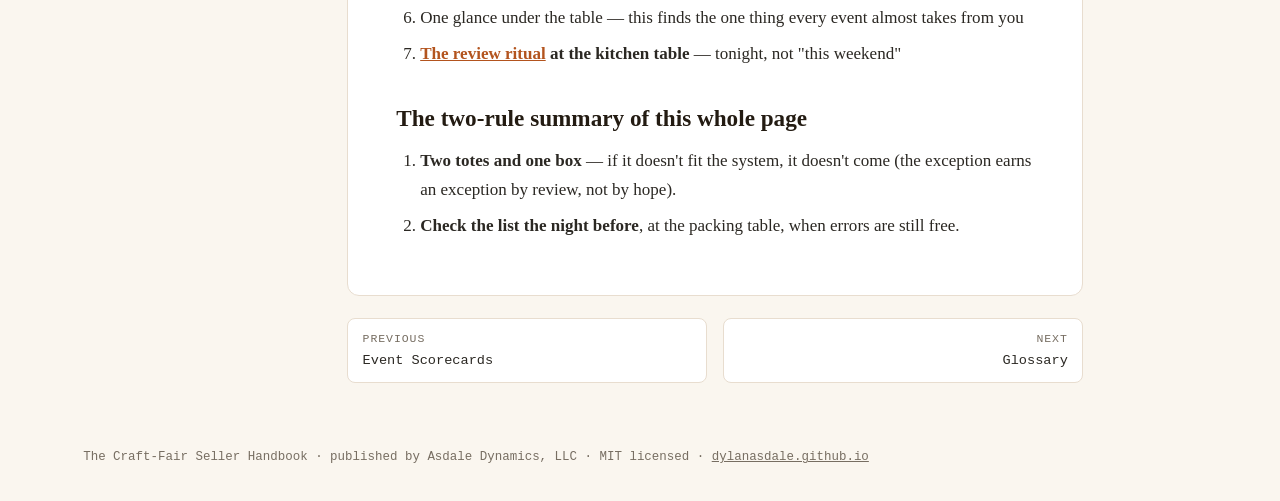
<file: site/packing-checklist.html>
<!DOCTYPE html>
<html lang="en">
<head>
<meta charset="utf-8">
<meta name="viewport" content="width=device-width, initial-scale=1">
<title>Packing Checklist — The Craft-Fair Seller Handbook</title>
<style>
:root {
  --bg: #faf6ef;
  --surface: #ffffff;
  --ink: #2b2823;
  --muted: #776e62;
  --accent: #b3541e;
  --accent-soft: #f7e8dc;
  --line: #e8ddcf;
  --code-bg: #f4efe6;
  --sidebar-w: 16.5rem;
}

* { box-sizing: border-box; }

html { scroll-behavior: smooth; }

body {
  margin: 0;
  font-family: Georgia, "Iowan Old Style", "Times New Roman", serif;
  font-size: 1.065rem;
  line-height: 1.75;
  color: var(--ink);
  background: var(--bg);
}

code, pre, .nav, .skip-link, .pager, .page-footer, .site-header {
  font-family: ui-monospace, "SF Mono", "Cascadia Code", Consolas, Menlo, monospace;
}

.site-header {
  background: var(--surface);
  border-bottom: 3px solid var(--accent);
  padding: 0.65rem 1rem;
  display: flex;
  align-items: baseline;
  gap: 0.75rem;
  flex-wrap: wrap;
}

.site-header .brand {
  font-weight: 700;
  letter-spacing: 0.02em;
  color: var(--accent);
  text-decoration: none;
  font-size: 1rem;
}

.site-header .tagline {
  color: var(--muted);
  font-size: 0.8rem;
  letter-spacing: 0.04em;
  text-transform: uppercase;
}

.skip-link {
  position: absolute;
  left: -999px;
  top: 0;
  background: var(--accent);
  color: #fff;
  padding: 0.5rem 0.75rem;
  z-index: 10;
}

.skip-link:focus { left: 0.5rem; top: 0.5rem; }

.layout {
  display: flex;
  max-width: 72rem;
  margin: 0 auto;
  align-items: flex-start;
}

.sidebar {
  width: var(--sidebar-w);
  flex: none;
  position: sticky;
  top: 0;
  padding: 1.6rem 1rem 2rem;
  font-size: 0.86rem;
  max-height: 100vh;
  overflow-y: auto;
}

.nav { list-style: none; margin: 0; padding: 0; }

.nav .nav-label {
  color: var(--muted);
  font-size: 0.72rem;
  letter-spacing: 0.08em;
  text-transform: uppercase;
  margin: 1.1rem 0 0.35rem;
  display: block;
}

.nav .nav-label:first-child { margin-top: 0; }

.nav a {
  display: block;
  color: var(--ink);
  text-decoration: none;
  padding: 0.28rem 0.6rem;
  border-radius: 6px;
  line-height: 1.35;
}

.nav a:hover { background: var(--accent-soft); }

.nav a.active {
  background: var(--accent);
  color: #fff;
}

main {
  flex: 1;
  min-width: 0;
  padding: 2.4rem 1.2rem 3rem;
}

article {
  background: var(--surface);
  border: 1px solid var(--line);
  border-radius: 12px;
  padding: 2.6rem 3rem;
  max-width: 46rem;
}

h1, h2, h3, h4 {
  font-family: Georgia, serif;
  line-height: 1.25;
  color: #231b12;
  scroll-margin-top: 1rem;
}

h1 {
  font-size: 2.05rem;
  margin: 0 0 1.4rem;
  padding-bottom: 0.75rem;
  border-bottom: 2px solid var(--accent);
}

h2 { font-size: 1.45rem; margin: 2.2rem 0 0.7rem; }
h3 { font-size: 1.18rem; margin: 1.8rem 0 0.5rem; }

p { margin: 0.8rem 0; }

a { color: var(--accent); }

a:hover { text-decoration-thickness: 2px; }

blockquote {
  margin: 1.2rem 0;
  padding: 0.7rem 1.1rem;
  border-left: 4px solid var(--accent);
  background: var(--accent-soft);
  border-radius: 0 8px 8px 0;
  font-style: italic;
}

blockquote p { margin: 0.3rem 0; }

code {
  background: var(--code-bg);
  border: 1px solid var(--line);
  border-radius: 5px;
  padding: 0.1rem 0.34rem;
  font-size: 0.87em;
}

pre {
  background: #38291d;
  color: #f4ede4;
  border-radius: 10px;
  padding: 1rem 1.2rem;
  overflow-x: auto;
  line-height: 1.55;
  font-size: 0.86rem;
}

pre code {
  background: none;
  border: none;
  padding: 0;
  color: inherit;
  font-size: inherit;
}

ul, ol { padding-left: 1.5rem; margin: 0.8rem 0; }

li { margin: 0.35rem 0; }

ul.checklist { list-style: none; padding-left: 0.3rem; }

ul.checklist li {
  padding-left: 1.7rem;
  position: relative;
}

ul.checklist li::before {
  content: "";
  position: absolute;
  left: 0;
  top: 0.42em;
  width: 1rem;
  height: 1rem;
  border: 2px solid var(--accent);
  border-radius: 4px;
  background: #fff;
}

ul.checklist li { margin: 0.55rem 0; }

table {
  border-collapse: collapse;
  width: 100%;
  margin: 1.2rem 0;
  font-size: 0.95rem;
}

th, td {
  border: 1px solid var(--line);
  padding: 0.45rem 0.7rem;
  text-align: left;
  vertical-align: top;
}

th { background: var(--accent-soft); color: #7a3a10; }

hr {
  border: none;
  border-top: 1px dashed var(--line);
  margin: 2rem auto;
  width: 60%;
}

.pager {
  max-width: 46rem;
  display: flex;
  justify-content: space-between;
  gap: 1rem;
  margin-top: 1.4rem;
  font-size: 0.85rem;
}

.pager a {
  background: var(--surface);
  border: 1px solid var(--line);
  border-radius: 8px;
  padding: 0.6rem 0.9rem;
  text-decoration: none;
  color: var(--ink);
  flex: 1;
}

.pager a:hover { border-color: var(--accent); }
.pager .next { text-align: right; }

.pager .dir {
  display: block;
  color: var(--muted);
  font-size: 0.72rem;
  text-transform: uppercase;
  letter-spacing: 0.08em;
}

.page-footer {
  max-width: 72rem;
  margin: 0 auto;
  padding: 1rem 1.2rem 2rem;
  color: var(--muted);
  font-size: 0.78rem;
}

.page-footer a { color: var(--muted); }

@media (max-width: 56rem) {
  .layout { flex-direction: column; }
  .sidebar {
    position: static;
    width: 100%;
    max-height: none;
    border-bottom: 1px solid var(--line);
    padding-bottom: 1rem;
  }
  article { padding: 1.6rem 1.2rem; }
}

</style>
</head>
<body>
<a class="skip-link" href="#content">Skip to content</a>
<header class="site-header">
  <a class="brand" href="index.html">The Craft-Fair Seller Handbook</a>
  <span class="tagline">Asdale Dynamics, LLC</span>
</header>
<div class="layout">
  <nav class="sidebar" aria-label="Chapters">
    <ul class="nav"><li><span class="nav-label">The handbook</span></li><li><a class="" href="index.html">Start Here</a></li><li><a class="" href="01-finding-events.html">Finding Events</a></li><li><a class="" href="02-applications-and-permits.html">Applications &amp; Permits</a></li><li><a class="" href="03-booth-setup-on-a-budget.html">Booth on a Budget</a></li><li><a class="" href="04-pricing-and-making-change.html">Pricing &amp; Change</a></li><li><a class="" href="05-card-readers.html">Card Readers</a></li><li><a class="" href="06-honest-sales-tracking.html">Sales Tracking</a></li><li><a class="" href="07-restock-math.html">Restock Math</a></li><li><a class="" href="08-slow-days-and-weather.html">Slow Days &amp; Weather</a></li><li><a class="" href="09-after-event-review.html">After-Event Review</a></li><li><span class="nav-label">Reference</span></li><li><a class="" href="event-scorecards.html">Event Scorecards</a></li><li><a class="active" href="packing-checklist.html">Packing Checklist</a></li><li><a class="" href="glossary.html">Glossary</a></li></ul>
  </nav>
  <main id="content">
    <article>
<h1 id="packing-checklist">Packing Checklist</h1>
<p>The night-before list, printable and checkable. Two totes, one wagon, one box — everything that leaves the house for an event, divided by job. The lists are designed around the <a href="03-booth-setup-on-a-budget.html">two-tote load-in</a>: <strong>Tote 1 is the structure</strong> (canopy, table, chair, weights), <strong>Tote 2 is the contents</strong> (cloth, product, signs, money kit), and both lids get a printed copy of this page.</p>
<h2 id="tote-1-structure-goes-up-first">Tote 1: Structure (goes up first)</h2>
<ul class="checklist">
<li>&#9744; Canopy, with its stakes/pegs bagged <em>to the frame</em></li>
<li>&#9744; Canopy weights — all four, bungee'd to the frame for carry</li>
<li>&#9744; Sidewalls (1-2, weather season only)</li>
<li>&#9744; Table (or table rental receipt if renting; check the organizer's <a href="01-finding-events.html">table answer</a>)</li>
<li>&#9744; Tablecloth + skirt cloth</li>
<li>&#9744; Chair (one is enough; you stand more than you sit)</li>
<li>&#9744; Riser crates (2), the flat cart or suitcase shelving</li>
<li>&#9744; Hand cart / wagon</li>
<li>&#9744; Bungee cords (4), duct tape lap, sharpie</li>
</ul>
<h2 id="tote-2-contents-the-product-layer">Tote 2: Contents (the product layer)</h2>
<ul class="checklist">
<li>&#9744; Stock by line, packed <a href="07-restock-math.html">by the bring-formula</a>, counted, in order of table placement</li>
<li>&#9744; Van-box: the <a href="07-restock-math.html">one back-stock box</a> for hero lines (one per event, labeled)</li>
<li>&#9744; Price cards / tags / the <a href="04-pricing-and-making-change.html">three-price raft</a> signs</li>
<li>&#9744; Banner / tabletop sign / business cards or tags</li>
<li>&#9744; Display props in their labeled pouch (frames, stands, mirror)</li>
<li>&#9744; Bags for customers (small paper or reusable, stocked)</li>
<li>&#9744; Tissue / ribbon / small-gift wrap (if you offer it)</li>
</ul>
<h2 id="the-money-kit-the-box-with-the-lid-card">The money kit (the box with the lid card)</h2>
<p>Everything money lives in one closable box with a card taped in the lid:</p>
<ul class="checklist">
<li>&#9744; <strong>The lid card</strong>, printed: starting float breakdown ($40 ones / $25 fives / $20 tens / $10 coins = <strong>$85</strong>)</li>
<li>&#9744; Cash box <em>or</em> money apron (make-change happens <a href="04-pricing-and-making-change.html">at the body</a>)</li>
<li>&#9744; Card reader, charged, with its cable</li>
<li>&#9744; Phone, charged — <em>and</em> phone charger + battery bank</li>
<li>&#9744; Card reader's printed support number (in case of app update amnesia — see the <a href="05-card-readers.html">dry run</a>)</li>
<li>&#9744; Sales-tax rate card (if your state's tag prices are add-on style — see <a href="02-applications-and-permits.html">permits</a>)</li>
<li>&#9744; Price-signing pen (one that writes on cardstock <em>and</em> the tally sheet)</li>
</ul>
<h2 id="the-paperwork-kit-a-plastic-sleeve-in-tote-2">The paperwork kit (a plastic sleeve in Tote 2)</h2>
<ul class="checklist">
<li>&#9744; Sales-tax permit copy / registration number</li>
<li>&#9744; COI (if the event <a href="02-applications-and-permits.html">required one</a>)</li>
<li>&#9744; Booth-fee receipt copy</li>
<li>&#9744; Vendor contract copy</li>
<li>&#9744; One blank W-9</li>
<li>&#9744; Photo ID</li>
<li>&#9744; Event/load-in pass (if issued)</li>
<li>&#9744; One printed copy of <a href="packing-checklist.html">this checklist</a> — that's this page, so you checked it twice</li>
</ul>
<h2 id="the-weather-kit-season-follows-season">The weather kit (season follows season)</h2>
<ul class="checklist">
<li>&#9744; Plastic table cover / shower-curtain liner</li>
<li>&#9744; Ziplock bags for paper things (<a href="06-honest-sales-tracking.html">tally sheets</a>, permits, price cards)</li>
<li>&#9744; One towel (canopy poles weep)</li>
<li>&#9744; Dry socks; the <a href="08-slow-days-and-weather.html">good shoes</a></li>
<li>&#9744; Hand warmers (late season) / clip fan + battery (early season)</li>
<li>&#9744; Sunscreen / hat / rain shell (seller's PPE)</li>
<li>&#9744; Trash (yours, always): 2 bags</li>
</ul>
<h2 id="the-person-kit-you-are-also-at-the-event">The person kit (you are also at the event)</h2>
<ul class="checklist">
<li>&#9744; Water (a real amount — 2 liters minimum)</li>
<li>&#9744; Lunch + snacks (the <a href="08-slow-days-and-weather.html">feed-the-seller rule</a>)</li>
<li>&#9744; Any meds you'd take on a normal workday, in their normal place</li>
<li>&#9744; Layers for the day's swing (mornings are cold; afternoons lie)</li>
<li>&#9744; Chapstick, wipes, one small first-aid pouch</li>
<li>&#9744; Band-aids in the <em>tool</em> pouch, not the first-aid pouch, if you're the kind of maker who knows why</li>
</ul>
<h2 id="load-in-morning-order-tape-this-inside-tote-1">Load-in morning order (tape this inside Tote 1)</h2>
<ol>
<li>Canopy up, <strong>weights on immediately</strong></li>
<li>Table in place, level check</li>
<li>Cloth on (hems even on the customer's side)</li>
<li>Crates and risers positioned</li>
<li>Signage up</li>
<li>Product on — <a href="07-restock-math.html">hero first</a></li>
<li>Money kit opened <em>last</em>, float counted once, then the <a href="04-pricing-and-making-change.html">box lives on your side</a> of the table line</li>
</ol>
<h2 id="load-out-night-order-the-reverse-plus-the-ritual">Load-out night order (the reverse, plus the ritual)</h2>
<ol>
<li>Money box closed and counted (<a href="04-pricing-and-making-change.html">the end-of-day count</a>) <em>before</em> anything else moves</li>
<li>Product into totes (count as you go — this is the restock count, done in 2 minutes instead of 20 later)</li>
<li>Signage flat, cloth folded around the firm stuff</li>
<li>Table and risers into Tote 1</li>
<li>Canopy <em>last</em> to come down, weights stay bungee'd to the frame</li>
<li>One glance under the table — this finds the one thing every event almost takes from you</li>
<li><strong><a href="09-after-event-review.html">The review ritual</a> at the kitchen table</strong> — tonight, not "this weekend"</li>
</ol>
<h2 id="the-two-rule-summary-of-this-whole-page">The two-rule summary of this whole page</h2>
<ol>
<li><strong>Two totes and one box</strong> — if it doesn't fit the system, it doesn't come (the exception earns an exception by review, not by hope).</li>
<li><strong>Check the list the night before</strong>, at the packing table, when errors are still free.</li>
</ol>
    </article>
    <nav class="pager" aria-label="Previous and next chapter">
      <a class="prev" href="event-scorecards.html"><span class="dir">Previous</span>Event Scorecards</a>
      <a class="next" href="glossary.html"><span class="dir">Next</span>Glossary</a>
    </nav>
  </main>
</div>
<footer class="page-footer">
  The Craft-Fair Seller Handbook · published by Asdale Dynamics, LLC ·
  MIT licensed · <a href="https://dylanasdale.github.io">dylanasdale.github.io</a>
</footer>
</body>
</html>
</file>
